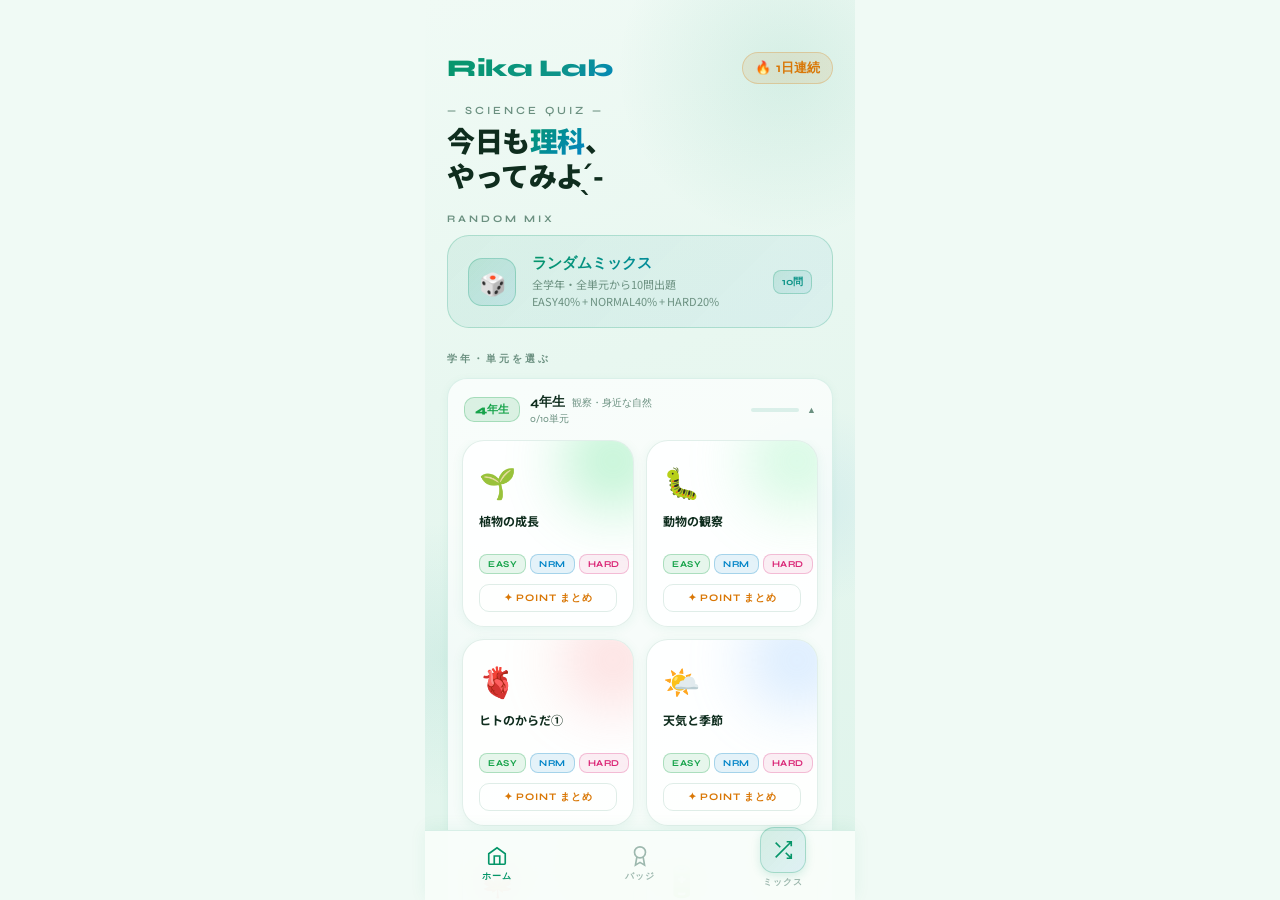
<file: index.html>
<!DOCTYPE html>
<html lang="ja">
<head>
  <meta charset="UTF-8" />
  <meta name="viewport" content="width=device-width, initial-scale=1.0, maximum-scale=1.0, user-scalable=no, viewport-fit=cover" />
  <meta name="theme-color" content="#f0faf5" />
  <meta name="apple-mobile-web-app-capable" content="yes" />
  <meta name="apple-mobile-web-app-status-bar-style" content="default" />
  <meta name="apple-mobile-web-app-title" content="Rika Lab" />
  <link rel="preconnect" href="https://fonts.googleapis.com" />
  <link rel="preconnect" href="https://fonts.gstatic.com" crossorigin />
  <link href="https://fonts.googleapis.com/css2?family=Noto+Sans+JP:wght@300;400;500;700;900&family=Syne:wght@400;600;700;800&display=swap" rel="stylesheet" />
  <title>Rika Lab ✦</title>
  <style>
/* =============================================
   RIKA LAB — Complete Stylesheet
   Design: Light botanical × Gen Z editorial
   ============================================= */

*, *::before, *::after { margin: 0; padding: 0; box-sizing: border-box; -webkit-tap-highlight-color: transparent; }

:root {
  --c-bg:       #f0faf5;
  --c-bg2:      #e6f7ef;
  --c-surface:  rgba(255,255,255,0.80);
  --c-border:   rgba(16,120,80,0.13);
  --c-border2:  rgba(16,120,80,0.07);
  --c-text:     #0f2d1e;
  --c-muted:    #6b9080;
  --c-mint:     #059669;
  --c-teal:     #0d9488;
  --c-sky:      #0284c7;
  --c-green:    #16a34a;
  --c-pink:     #db2777;
  --c-gold:     #d97706;
  --c-orange:   #ea580c;
  --c-violet:   #7c3aed;
  --nav-h:      70px;
  --safe-bottom: env(safe-area-inset-bottom, 0px);
}

html { height: 100%; }

body {
  font-family: 'Noto Sans JP', sans-serif;
  background: var(--c-bg);
  color: var(--c-text);
  height: 100%;
  overflow: hidden;
  overscroll-behavior: none;
}

#app {
  position: relative;
  width: 100%;
  max-width: 430px;
  height: 100svh;
  margin: 0 auto;
  overflow: hidden;
  background: linear-gradient(165deg, #f0faf5 0%, #e8f7f0 40%, #dff4eb 100%);
}

/* ---- BACKGROUND ORBS ---- */
.orb {
  position: absolute;
  border-radius: 50%;
  pointer-events: none;
  z-index: 0;
  animation: orbFloat 12s ease-in-out infinite alternate;
}
.orb1 { width: 340px; height: 340px; top: -100px; right: -100px;
  background: radial-gradient(circle, rgba(5,150,105,0.10) 0%, transparent 70%); animation-delay: 0s; }
.orb2 { width: 280px; height: 280px; bottom: 100px; left: -120px;
  background: radial-gradient(circle, rgba(13,148,136,0.08) 0%, transparent 70%); animation-delay: -4s; }
.orb3 { width: 200px; height: 200px; top: 45%; right: -60px;
  background: radial-gradient(circle, rgba(2,132,199,0.07) 0%, transparent 70%); animation-delay: -8s; }

@keyframes orbFloat {
  from { transform: translate(0, 0) scale(1); }
  to   { transform: translate(20px, -30px) scale(1.1); }
}

/* ---- SCREENS ---- */
.screen {
  position: absolute;
  inset: 0;
  overflow-y: auto;
  overflow-x: hidden;
  padding-bottom: calc(var(--nav-h) + var(--safe-bottom) + 16px);
  z-index: 1;
  opacity: 0;
  pointer-events: none;
  transform: translateY(12px);
  transition: opacity 0.3s cubic-bezier(0.4,0,0.2,1), transform 0.3s cubic-bezier(0.4,0,0.2,1);
  -webkit-overflow-scrolling: touch;
}
.screen.active {
  opacity: 1;
  pointer-events: all;
  transform: translateY(0);
}
.screen::-webkit-scrollbar { display: none; }

/* ---- TOP HEADER ---- */
.top-bar {
  display: flex;
  align-items: center;
  justify-content: space-between;
  padding: 52px 22px 16px;
}
.logo {
  font-family: 'Syne', sans-serif;
  font-size: 24px;
  font-weight: 800;
  letter-spacing: -0.5px;
  background: linear-gradient(135deg, #059669 0%, #0d9488 60%, #0284c7 100%);
  -webkit-background-clip: text;
  -webkit-text-fill-color: transparent;
  background-clip: text;
}
.logo sup {
  font-size: 11px;
  letter-spacing: 2px;
  font-weight: 600;
  opacity: 0.7;
}
.streak-pill {
  display: flex;
  align-items: center;
  gap: 5px;
  background: rgba(217,119,6,0.10);
  border: 1px solid rgba(217,119,6,0.25);
  border-radius: 20px;
  padding: 6px 12px;
  font-family: 'Syne', sans-serif;
  font-size: 13px;
  font-weight: 700;
  color: var(--c-gold);
}

/* ---- HERO SECTION ---- */
.hero {
  padding: 4px 22px 20px;
}
.hero-sub {
  font-size: 11px;
  letter-spacing: 3px;
  color: var(--c-muted);
  font-family: 'Syne', sans-serif;
  font-weight: 600;
  text-transform: uppercase;
  margin-bottom: 6px;
}
.hero-heading {
  font-size: 28px;
  font-weight: 900;
  line-height: 1.25;
  letter-spacing: -0.5px;
}
.hero-heading .accent {
  background: linear-gradient(135deg, #059669, #0284c7);
  -webkit-background-clip: text;
  -webkit-text-fill-color: transparent;
  background-clip: text;
}

/* ---- SECTION LABEL ---- */
.section-label {
  font-family: 'Syne', sans-serif;
  font-size: 10px;
  font-weight: 700;
  letter-spacing: 3px;
  color: var(--c-muted);
  text-transform: uppercase;
  padding: 0 22px;
  margin-bottom: 12px;
}

/* ---- RANDOM BANNER ---- */
.random-banner {
  margin: 0 22px 24px;
  background: linear-gradient(135deg, rgba(5,150,105,0.08) 0%, rgba(2,132,199,0.06) 100%);
  border: 1px solid rgba(5,150,105,0.22);
  border-radius: 22px;
  padding: 18px 20px;
  display: flex;
  align-items: center;
  gap: 16px;
  cursor: pointer;
  position: relative;
  overflow: hidden;
  transition: transform 0.18s, border-color 0.18s;
  -webkit-tap-highlight-color: transparent;
}
.random-banner::before {
  content: '';
  position: absolute;
  inset: 0;
  background: linear-gradient(135deg, rgba(5,150,105,0.06), transparent);
  opacity: 0;
  transition: opacity 0.2s;
}
.random-banner:active { transform: scale(0.97); }
.random-banner:active::before { opacity: 1; }
.random-icon-wrap {
  width: 48px;
  height: 48px;
  border-radius: 14px;
  background: linear-gradient(135deg, rgba(5,150,105,0.15), rgba(2,132,199,0.10));
  border: 1px solid rgba(5,150,105,0.25);
  display: flex;
  align-items: center;
  justify-content: center;
  font-size: 22px;
  flex-shrink: 0;
}
.random-info { flex: 1; }
.random-title {
  font-family: 'Syne', sans-serif;
  font-size: 15px;
  font-weight: 800;
  background: linear-gradient(135deg, #059669, #0284c7);
  -webkit-background-clip: text;
  -webkit-text-fill-color: transparent;
  background-clip: text;
  margin-bottom: 3px;
}
.random-desc { font-size: 11px; color: var(--c-muted); line-height: 1.5; }
.random-badge {
  background: linear-gradient(135deg, rgba(5,150,105,0.12), rgba(2,132,199,0.08));
  border: 1px solid rgba(5,150,105,0.25);
  border-radius: 8px;
  padding: 4px 8px;
  font-family: 'Syne', sans-serif;
  font-size: 10px;
  font-weight: 700;
  color: var(--c-teal);
  flex-shrink: 0;
}

/* ---- UNIT GRID ---- */
.unit-grid {
  display: grid;
  grid-template-columns: 1fr 1fr;
  gap: 12px;
  padding: 0 22px;
}
.grade-unit-grid {
  padding: 0 0 4px;
}

/* ---- GRADE ACCORDION ---- */
#grade-accordion {
  padding: 0 22px;
  display: flex;
  flex-direction: column;
  gap: 10px;
}
.grade-section {
  border-radius: 20px;
  overflow: hidden;
  border: 1px solid rgba(5,150,105,0.12);
  background: rgba(255,255,255,0.7);
  box-shadow: 0 2px 10px rgba(5,150,105,0.06);
}
.grade-header {
  width: 100%;
  display: flex;
  align-items: center;
  justify-content: space-between;
  gap: 10px;
  padding: 14px 16px;
  background: none;
  border: none;
  cursor: pointer;
  text-align: left;
  -webkit-tap-highlight-color: transparent;
  transition: background 0.15s;
}
.grade-header:active { background: rgba(5,150,105,0.04); }
.grade-header-left { display: flex; align-items: center; gap: 10px; flex: 1; min-width: 0; }
.grade-badge {
  font-family: 'Syne', sans-serif;
  font-size: 11px;
  font-weight: 800;
  padding: 4px 10px;
  border-radius: 10px;
  white-space: nowrap;
  flex-shrink: 0;
}
.grade-header-info { min-width: 0; }
.grade-header-title {
  font-family: 'Syne', sans-serif;
  font-size: 13px;
  font-weight: 700;
  color: var(--c-text);
  white-space: nowrap;
  overflow: hidden;
  text-overflow: ellipsis;
}
.grade-desc {
  font-size: 10px;
  font-weight: 400;
  color: var(--c-muted);
  margin-left: 4px;
}
.grade-progress-text {
  font-family: 'Syne', sans-serif;
  font-size: 10px;
  color: var(--c-muted);
  margin-top: 1px;
}
.grade-header-right {
  display: flex;
  align-items: center;
  gap: 8px;
  flex-shrink: 0;
}
.grade-mini-bar {
  width: 48px;
  height: 4px;
  background: rgba(5,150,105,0.12);
  border-radius: 2px;
  overflow: hidden;
}
.grade-mini-fill {
  height: 100%;
  border-radius: 2px;
  transition: width 0.4s ease;
}
.grade-chevron {
  font-size: 9px;
  color: var(--c-muted);
  transition: transform 0.25s;
}
.grade-body {
  max-height: 0;
  overflow: hidden;
  transition: max-height 0.35s cubic-bezier(0.4, 0, 0.2, 1);
  padding: 0 14px;
}
.grade-body.open {
  max-height: 2000px;
  padding: 0 14px 14px;
}

.unit-card {
  background: rgba(255,255,255,0.85);
  border: 1px solid rgba(16,120,80,0.12);
  border-radius: 22px;
  padding: 18px 16px 14px;
  cursor: pointer;
  position: relative;
  overflow: hidden;
  transition: transform 0.18s, border-color 0.2s;
  box-shadow: 0 2px 12px rgba(5,150,105,0.07);
}
.unit-card:active { transform: scale(0.96); }
.unit-card-glow {
  position: absolute;
  top: -30px; right: -30px;
  width: 100px; height: 100px;
  border-radius: 50%;
  filter: blur(30px);
  opacity: 0.35;
  transition: opacity 0.3s;
}
.unit-card:active .unit-card-glow { opacity: 0.55; }
.unit-emoji { font-size: 30px; margin-bottom: 10px; display: block; }
.unit-name {
  font-size: 12px;
  font-weight: 700;
  line-height: 1.4;
  margin-bottom: 12px;
  color: var(--c-text);
}
.unit-progress {
  height: 2px;
  background: rgba(255,255,255,0.08);
  border-radius: 2px;
  margin-bottom: 10px;
  overflow: hidden;
}
.unit-progress-fill {
  height: 100%;
  border-radius: 2px;
  background: linear-gradient(90deg, var(--c-mint), var(--c-sky));
  transition: width 0.5s;
}
.unit-levels {
  display: flex;
  gap: 4px;
  margin-bottom: 10px;
}
.lvl-btn {
  font-family: 'Syne', sans-serif;
  font-size: 9px;
  font-weight: 700;
  letter-spacing: 0.5px;
  padding: 4px 8px;
  border-radius: 8px;
  border: none;
  cursor: pointer;
  transition: transform 0.12s, opacity 0.12s;
  flex: 1;
  text-align: center;
}
.lvl-btn:active { transform: scale(0.93); opacity: 0.8; }
.lvl-easy   { background: rgba(22,163,74,0.10); color: #16a34a; border: 1px solid rgba(22,163,74,0.28); }
.lvl-normal { background: rgba(2,132,199,0.10); color: #0284c7; border: 1px solid rgba(2,132,199,0.28); }
.lvl-hard   { background: rgba(219,39,119,0.08); color: #db2777; border: 1px solid rgba(219,39,119,0.25); }
.unit-point-btn {
  width: 100%;
  background: none;
  border: 1px solid var(--c-border);
  border-radius: 10px;
  padding: 6px 8px;
  font-family: 'Syne', sans-serif;
  font-size: 10px;
  font-weight: 700;
  letter-spacing: 1px;
  color: var(--c-gold);
  cursor: pointer;
  display: flex;
  align-items: center;
  justify-content: center;
  gap: 4px;
  transition: background 0.15s, border-color 0.15s;
}
.unit-point-btn:active { background: rgba(251,191,36,0.1); border-color: rgba(251,191,36,0.3); }

/* ---- QUIZ SCREEN ---- */
.quiz-topbar {
  display: flex;
  align-items: center;
  gap: 12px;
  padding: 52px 22px 16px;
}
.back-btn {
  width: 38px; height: 38px;
  border-radius: 12px;
  background: rgba(255,255,255,0.9);
  border: 1px solid rgba(16,120,80,0.15);
  display: flex;
  align-items: center;
  justify-content: center;
  cursor: pointer;
  color: var(--c-text);
  flex-shrink: 0;
  transition: background 0.15s;
  box-shadow: 0 1px 4px rgba(5,150,105,0.08);
}
.back-btn:active { background: rgba(240,250,245,0.9); }
.back-btn svg { width: 18px; height: 18px; }
.quiz-meta { flex: 1; min-width: 0; }
.quiz-unit-name {
  font-size: 11px;
  color: var(--c-muted);
  font-family: 'Syne', sans-serif;
  letter-spacing: 1.5px;
  white-space: nowrap;
  overflow: hidden;
  text-overflow: ellipsis;
}
.quiz-level-chip {
  display: inline-block;
  font-family: 'Syne', sans-serif;
  font-size: 10px;
  font-weight: 700;
  letter-spacing: 1px;
  padding: 3px 10px;
  border-radius: 8px;
  margin-top: 3px;
}
.chip-easy   { background: rgba(22,163,74,0.10); color: #15803d; }
.chip-normal { background: rgba(2,132,199,0.10); color: #0369a1; }
.chip-hard   { background: rgba(219,39,119,0.08); color: #be185d; }
.chip-mix    { background: rgba(124,58,237,0.08); color: #6d28d9; }
.quiz-counter {
  font-family: 'Syne', sans-serif;
  font-size: 13px;
  font-weight: 700;
  color: var(--c-muted);
  flex-shrink: 0;
}
.quiz-counter span { color: var(--c-text); }

.progress-wrap {
  margin: 0 22px 20px;
  height: 3px;
  background: rgba(5,150,105,0.12);
  border-radius: 3px;
  overflow: hidden;
}
.progress-fill {
  height: 100%;
  border-radius: 3px;
  background: linear-gradient(90deg, #059669, #0d9488, #0284c7);
  transition: width 0.45s cubic-bezier(0.4,0,0.2,1);
}

.question-wrap { padding: 0 22px; }
.question-card {
  background: rgba(255,255,255,0.92);
  border: 1px solid rgba(5,150,105,0.13);
  border-radius: 24px;
  padding: 24px 22px;
  margin-bottom: 14px;
  position: relative;
  overflow: hidden;
  box-shadow: 0 2px 16px rgba(5,150,105,0.08);
}
.question-card::before {
  content: '';
  position: absolute;
  top: 0; left: 0;
  width: 100%; height: 3px;
  background: linear-gradient(90deg, #059669, #0d9488, #0284c7);
}
.q-num {
  font-family: 'Syne', sans-serif;
  font-size: 10px;
  font-weight: 700;
  letter-spacing: 3px;
  color: var(--c-muted);
  margin-bottom: 14px;
  display: flex;
  align-items: center;
  gap: 8px;
}
.q-num::after {
  content: '';
  flex: 1;
  height: 1px;
  background: var(--c-border);
}
.q-text {
  font-size: 16px;
  font-weight: 700;
  line-height: 1.65;
  letter-spacing: 0.3px;
}

.choices { display: flex; flex-direction: column; gap: 10px; }
.choice {
  display: flex;
  align-items: center;
  gap: 12px;
  padding: 14px 16px;
  background: rgba(255,255,255,0.88);
  border: 1px solid rgba(5,150,105,0.13);
  border-radius: 16px;
  cursor: pointer;
  transition: all 0.18s;
  text-align: left;
  font-size: 14px;
  font-weight: 500;
  color: var(--c-text);
  font-family: 'Noto Sans JP', sans-serif;
  line-height: 1.5;
  position: relative;
  overflow: hidden;
  box-shadow: 0 1px 4px rgba(5,150,105,0.05);
}
.choice:not(:disabled):active { transform: scale(0.98); }
.choice:not(:disabled):hover {
  background: rgba(240,250,245,0.95);
  border-color: rgba(5,150,105,0.25);
  transform: translateX(3px);
}
.choice:disabled { cursor: default; }
.choice-key {
  width: 28px; height: 28px;
  border-radius: 9px;
  background: rgba(5,150,105,0.07);
  border: 1px solid rgba(5,150,105,0.15);
  display: flex; align-items: center; justify-content: center;
  font-family: 'Syne', sans-serif;
  font-size: 11px;
  font-weight: 700;
  flex-shrink: 0;
  transition: all 0.18s;
  color: var(--c-muted);
}
.choice.correct {
  background: rgba(22,163,74,0.08);
  border-color: rgba(22,163,74,0.40);
  color: #15803d;
}
.choice.correct .choice-key {
  background: #16a34a;
  border-color: #16a34a;
  color: #fff;
}
.choice.wrong {
  background: rgba(219,39,119,0.05);
  border-color: rgba(219,39,119,0.20);
  color: var(--c-muted);
}
.choice.wrong .choice-key {
  background: rgba(219,39,119,0.10);
  border-color: rgba(219,39,119,0.25);
  color: #db2777;
}
.choice-shimmer {
  position: absolute;
  inset: 0;
  background: linear-gradient(90deg, transparent, rgba(22,163,74,0.07), transparent);
  transform: translateX(-100%);
  animation: shimmer 0.5s ease forwards;
}
@keyframes shimmer { to { transform: translateX(100%); } }

.explanation-card {
  margin-top: 12px;
  background: linear-gradient(135deg, rgba(5,150,105,0.07), rgba(2,132,199,0.04));
  border: 1px solid rgba(5,150,105,0.20);
  border-radius: 16px;
  padding: 14px 16px;
  display: flex;
  gap: 10px;
  animation: fadeUp 0.3s ease;
}
@keyframes fadeUp { from { opacity: 0; transform: translateY(8px); } to { opacity: 1; transform: translateY(0); } }
.explanation-icon { font-size: 16px; flex-shrink: 0; margin-top: 1px; }
.explanation-text { font-size: 12px; line-height: 1.7; color: #065f46; }

.next-btn {
  width: 100%;
  margin-top: 16px;
  padding: 16px;
  border-radius: 16px;
  border: none;
  background: linear-gradient(135deg, #059669, #0d9488);
  color: #fff;
  font-family: 'Syne', sans-serif;
  font-size: 14px;
  font-weight: 800;
  letter-spacing: 1px;
  cursor: pointer;
  transition: opacity 0.2s, transform 0.18s;
  display: flex;
  align-items: center;
  justify-content: center;
  gap: 8px;
  box-shadow: 0 4px 14px rgba(5,150,105,0.25);
}
.next-btn:active { opacity: 0.88; transform: scale(0.98); }

/* ---- RESULT SCREEN ---- */
.result-screen {
  padding: 52px 22px 32px;
  display: flex;
  flex-direction: column;
  align-items: center;
  min-height: calc(100svh - var(--nav-h) - var(--safe-bottom));
}
.result-stars {
  font-size: 40px;
  letter-spacing: 4px;
  margin-bottom: 16px;
  animation: starPop 0.5s cubic-bezier(0.34,1.56,0.64,1) forwards;
}
@keyframes starPop { from { transform: scale(0.5); opacity: 0; } to { transform: scale(1); opacity: 1; } }
.result-score-ring {
  width: 140px; height: 140px;
  margin-bottom: 24px;
  position: relative;
}
.result-score-ring svg { width: 100%; height: 100%; transform: rotate(-90deg); }
.ring-bg { fill: none; stroke: rgba(5,150,105,0.12); stroke-width: 6; }
.ring-fill {
  fill: none;
  stroke: url(#ringGrad);
  stroke-width: 6;
  stroke-linecap: round;
  stroke-dasharray: 339.3;
  stroke-dashoffset: 339.3;
  transition: stroke-dashoffset 1s cubic-bezier(0.4,0,0.2,1) 0.3s;
}
.result-score-label {
  position: absolute;
  inset: 0;
  display: flex;
  flex-direction: column;
  align-items: center;
  justify-content: center;
}
.result-score-num {
  font-family: 'Syne', sans-serif;
  font-size: 36px;
  font-weight: 800;
  background: linear-gradient(135deg, #059669, #0284c7);
  -webkit-background-clip: text;
  -webkit-text-fill-color: transparent;
  background-clip: text;
  line-height: 1;
}
.result-score-total { font-size: 13px; color: var(--c-muted); margin-top: 4px; }
.result-message {
  font-size: 18px;
  font-weight: 900;
  margin-bottom: 6px;
  text-align: center;
}
.result-sub {
  font-size: 12px;
  color: var(--c-muted);
  margin-bottom: 28px;
  text-align: center;
  line-height: 1.6;
}
.earned-badges {
  width: 100%;
  margin-bottom: 28px;
}
.earned-badges-title {
  font-family: 'Syne', sans-serif;
  font-size: 10px;
  font-weight: 700;
  letter-spacing: 3px;
  color: var(--c-muted);
  text-align: center;
  margin-bottom: 12px;
}
.earned-badges-list {
  display: flex;
  gap: 10px;
  justify-content: center;
  flex-wrap: wrap;
}
.earned-badge-item {
  display: flex;
  flex-direction: column;
  align-items: center;
  gap: 4px;
  animation: badgePop 0.4s cubic-bezier(0.34,1.56,0.64,1) both;
}
@keyframes badgePop { from { transform: scale(0); opacity: 0; } to { transform: scale(1); opacity: 1; } }
.earned-badge-emoji {
  width: 52px; height: 52px;
  border-radius: 16px;
  background: linear-gradient(135deg, rgba(251,191,36,0.15), rgba(251,191,36,0.08));
  border: 1px solid rgba(251,191,36,0.3);
  display: flex;
  align-items: center;
  justify-content: center;
  font-size: 24px;
}
.earned-badge-name { font-size: 10px; color: var(--c-gold); font-weight: 700; }

.result-btns { display: flex; flex-direction: column; gap: 10px; width: 100%; }
.btn-primary {
  padding: 16px;
  border-radius: 16px;
  border: none;
  background: linear-gradient(135deg, #059669, #0d9488);
  color: #fff;
  font-family: 'Syne', sans-serif;
  font-size: 14px;
  font-weight: 800;
  letter-spacing: 1px;
  cursor: pointer;
  transition: opacity 0.2s, transform 0.18s;
  box-shadow: 0 4px 14px rgba(5,150,105,0.25);
}
.btn-primary:active { opacity: 0.88; transform: scale(0.98); }
.btn-secondary {
  padding: 14px;
  border-radius: 16px;
  border: 1px solid rgba(5,150,105,0.18);
  background: rgba(255,255,255,0.8);
  color: var(--c-text);
  font-family: 'Syne', sans-serif;
  font-size: 13px;
  font-weight: 700;
  letter-spacing: 1px;
  cursor: pointer;
  transition: background 0.15s;
}
.btn-secondary:active { background: rgba(240,250,245,0.95); }

/* ---- BADGES SCREEN ---- */
.badges-screen { padding: 52px 22px 32px; }
.badges-header { margin-bottom: 24px; }
.badges-count {
  font-family: 'Syne', sans-serif;
  font-size: 13px;
  color: var(--c-muted);
  margin-top: 6px;
}
.badges-count span { color: var(--c-gold); font-weight: 700; font-size: 18px; }
.badge-grid {
  display: grid;
  grid-template-columns: repeat(3, 1fr);
  gap: 12px;
}
.badge-item {
  display: flex;
  flex-direction: column;
  align-items: center;
  gap: 6px;
  padding: 16px 8px;
  background: rgba(255,255,255,0.82);
  border: 1px solid rgba(5,150,105,0.12);
  border-radius: 18px;
  transition: transform 0.15s;
  cursor: default;
  position: relative;
  overflow: hidden;
  box-shadow: 0 1px 6px rgba(5,150,105,0.05);
}
.badge-item.unlocked {
  border-color: rgba(217,119,6,0.25);
  background: linear-gradient(135deg, rgba(217,119,6,0.06), rgba(217,119,6,0.02));
}
.badge-item.unlocked.rare {
  border-color: rgba(124,58,237,0.28);
  background: linear-gradient(135deg, rgba(124,58,237,0.07), rgba(2,132,199,0.05));
}
.badge-emoji-wrap {
  width: 50px; height: 50px;
  border-radius: 14px;
  display: flex;
  align-items: center;
  justify-content: center;
  font-size: 24px;
  position: relative;
}
.badge-item.locked .badge-emoji-wrap { filter: grayscale(1); opacity: 0.3; }
.badge-item.unlocked .badge-emoji-wrap {
  background: linear-gradient(135deg, rgba(251,191,36,0.15), rgba(251,191,36,0.05));
}
.badge-item.unlocked.rare .badge-emoji-wrap {
  background: linear-gradient(135deg, rgba(196,181,253,0.2), rgba(125,211,252,0.1));
}
.rare-glow {
  position: absolute;
  inset: 0;
  border-radius: 14px;
  background: linear-gradient(135deg, rgba(196,181,253,0.3), rgba(125,211,252,0.2));
  animation: rareGlow 2s ease-in-out infinite alternate;
}
@keyframes rareGlow { from { opacity: 0.4; } to { opacity: 0.8; } }
.badge-name {
  font-size: 10px;
  font-weight: 700;
  text-align: center;
  line-height: 1.3;
  color: #94a3b8;
}
.badge-item.unlocked .badge-name { color: #d97706; }
.badge-item.unlocked.rare .badge-name { color: #7c3aed; }
.badge-new-dot {
  position: absolute;
  top: 8px; right: 8px;
  width: 8px; height: 8px;
  border-radius: 50%;
  background: #4ade80;
  box-shadow: 0 0 6px #4ade80;
}

/* ---- POINT OVERLAY ---- */
.overlay {
  position: fixed;
  inset: 0;
  z-index: 200;
  display: flex;
  align-items: flex-end;
  transition: opacity 0.25s;
}
.overlay.hidden { opacity: 0; pointer-events: none; }
.overlay-bg {
  position: absolute;
  inset: 0;
  background: rgba(0,0,0,0.6);
  backdrop-filter: blur(6px);
}
.overlay-sheet {
  position: relative;
  z-index: 1;
  width: 100%;
  max-width: 430px;
  margin: 0 auto;
  background: #f8fdfb;
  border-top: 1px solid rgba(5,150,105,0.15);
  border-radius: 28px 28px 0 0;
  padding: 20px 24px calc(32px + var(--safe-bottom));
  max-height: 85svh;
  overflow-y: auto;
  transform: translateY(20px);
  transition: transform 0.3s cubic-bezier(0.4,0,0.2,1);
  box-shadow: 0 -4px 30px rgba(5,150,105,0.10);
}
.overlay:not(.hidden) .overlay-sheet { transform: translateY(0); }
.overlay-handle {
  width: 36px; height: 4px;
  border-radius: 2px;
  background: rgba(5,150,105,0.18);
  margin: 0 auto 20px;
}
.point-unit-header {
  display: flex;
  align-items: center;
  gap: 14px;
  margin-bottom: 20px;
}
.point-unit-emoji {
  font-size: 36px;
  width: 60px; height: 60px;
  border-radius: 18px;
  background: var(--c-surface);
  border: 1px solid var(--c-border);
  display: flex;
  align-items: center;
  justify-content: center;
  flex-shrink: 0;
}
.point-unit-title {
  font-size: 10px;
  color: var(--c-muted);
  font-family: 'Syne', sans-serif;
  letter-spacing: 2px;
  margin-bottom: 4px;
}
.point-unit-name { font-size: 18px; font-weight: 900; }
.point-divider {
  height: 1px;
  background: var(--c-border);
  margin-bottom: 18px;
}
.point-list { display: flex; flex-direction: column; gap: 12px; }
.point-item {
  display: flex;
  gap: 12px;
  padding: 14px 16px;
  background: rgba(255,255,255,0.85);
  border: 1px solid rgba(5,150,105,0.10);
  border-radius: 14px;
  align-items: flex-start;
  box-shadow: 0 1px 4px rgba(5,150,105,0.05);
}
.point-item-icon {
  font-size: 20px;
  flex-shrink: 0;
  margin-top: 1px;
}
.point-item-text {
  font-size: 13px;
  line-height: 1.65;
  font-weight: 500;
  color: #0f2d1e;
}
.point-label {
  font-family: 'Syne', sans-serif;
  font-size: 9px;
  font-weight: 700;
  letter-spacing: 2px;
  color: #059669;
  margin-bottom: 20px;
  display: flex;
  align-items: center;
  gap: 8px;
}
.point-label::before, .point-label::after {
  content: '';
  flex: 1;
  height: 1px;
  background: rgba(5,150,105,0.18);
}

/* ---- BADGE UNLOCK POPUP ---- */
.badge-unlock-popup {
  position: relative;
  z-index: 1;
  background: #fffdf7;
  border: 1px solid rgba(217,119,6,0.25);
  border-radius: 28px;
  padding: 36px 28px 28px;
  margin: 20px;
  text-align: center;
  animation: popIn 0.45s cubic-bezier(0.34,1.56,0.64,1) both;
  box-shadow: 0 8px 40px rgba(217,119,6,0.12);
}
@keyframes popIn { from { transform: scale(0.7); opacity: 0; } to { transform: scale(1); opacity: 1; } }
.badge-unlock-glow {
  position: absolute;
  top: -40px; left: 50%;
  transform: translateX(-50%);
  width: 150px; height: 150px;
  background: radial-gradient(circle, rgba(251,191,36,0.2), transparent 70%);
  pointer-events: none;
}
.badge-unlock-label {
  font-family: 'Syne', sans-serif;
  font-size: 10px;
  font-weight: 700;
  letter-spacing: 3px;
  color: var(--c-gold);
  margin-bottom: 16px;
}
.badge-unlock-emoji {
  font-size: 56px;
  margin-bottom: 14px;
  display: block;
  animation: emojiSpin 0.5s ease 0.2s both;
}
@keyframes emojiSpin { from { transform: rotate(-20deg) scale(0.8); } to { transform: rotate(0) scale(1); } }
.badge-unlock-name {
  font-size: 20px;
  font-weight: 900;
  margin-bottom: 6px;
  color: var(--c-gold);
}
.badge-unlock-desc {
  font-size: 13px;
  color: var(--c-muted);
  margin-bottom: 24px;
  line-height: 1.6;
}
.badge-unlock-close {
  width: 100%;
  padding: 14px;
  border-radius: 14px;
  border: none;
  background: linear-gradient(135deg, rgba(251,191,36,0.2), rgba(251,191,36,0.1));
  border: 1px solid rgba(251,191,36,0.3);
  color: var(--c-gold);
  font-family: 'Syne', sans-serif;
  font-size: 13px;
  font-weight: 800;
  letter-spacing: 1px;
  cursor: pointer;
  transition: opacity 0.15s;
}

/* ---- BOTTOM NAV ---- */
.bottom-nav {
  position: fixed;
  bottom: 0;
  left: 50%;
  transform: translateX(-50%);
  width: 100%;
  max-width: 430px;
  height: calc(var(--nav-h) + var(--safe-bottom));
  background: rgba(248,253,250,0.94);
  backdrop-filter: blur(24px);
  -webkit-backdrop-filter: blur(24px);
  border-top: 1px solid rgba(5,150,105,0.13);
  display: flex;
  align-items: flex-start;
  padding-top: 8px;
  z-index: 100;
  box-shadow: 0 -2px 16px rgba(5,150,105,0.07);
}
.nav-btn {
  flex: 1;
  display: flex;
  flex-direction: column;
  align-items: center;
  gap: 3px;
  background: none;
  border: none;
  cursor: pointer;
  color: #9db8ae;
  font-family: 'Syne', sans-serif;
  font-size: 9px;
  font-weight: 700;
  letter-spacing: 1px;
  padding: 6px 0;
  transition: color 0.2s;
}
.nav-btn svg { width: 22px; height: 22px; }
.nav-btn.active { color: #059669; }
.nav-btn-special {
  width: 46px; height: 46px;
  border-radius: 14px;
  background: linear-gradient(135deg, rgba(5,150,105,0.15), rgba(2,132,199,0.10));
  border: 1px solid rgba(5,150,105,0.25);
  display: flex;
  align-items: center;
  justify-content: center;
  margin-top: -18px;
  color: #059669;
  transition: transform 0.18s, opacity 0.18s;
  box-shadow: 0 3px 10px rgba(5,150,105,0.15);
}
.nav-btn:active .nav-btn-special { transform: scale(0.93); opacity: 0.85; }

/* ---- UTILITIES ---- */
.hidden { opacity: 0 !important; pointer-events: none !important; }
@keyframes pulse { 0%, 100% { opacity: 1; } 50% { opacity: 0.5; } }
.pulse { animation: pulse 1.5s ease-in-out infinite; }
  </style>
</head>
<body>
  <div id="app">
    <div class="orb orb1"></div>
    <div class="orb orb2"></div>
    <div class="orb orb3"></div>
    <div id="screen-home" class="screen active"></div>
    <div id="screen-quiz" class="screen"></div>
    <div id="screen-result" class="screen"></div>
    <nav class="bottom-nav" id="bottom-nav">
      <button class="nav-btn active" data-tab="home">
        <svg viewBox="0 0 24 24" fill="none" stroke="currentColor" stroke-width="1.8"><path d="M3 9.5L12 3l9 6.5V20a1 1 0 01-1 1H4a1 1 0 01-1-1V9.5z"/><path d="M9 21V12h6v9"/></svg>
        <span>ホーム</span>
      </button>
      <button class="nav-btn" data-tab="badges">
        <svg viewBox="0 0 24 24" fill="none" stroke="currentColor" stroke-width="1.8"><circle cx="12" cy="8" r="6"/><path d="M8.56 13.16L7 22l5-3 5 3-1.56-8.84"/></svg>
        <span>バッジ</span>
      </button>
      <button class="nav-btn" id="random-nav-btn">
        <div class="nav-btn-special">
          <svg viewBox="0 0 24 24" fill="none" stroke="currentColor" stroke-width="1.8"><path d="M16 3h5v5M4 20L21 3M21 16v5h-5M15 15l6 6M4 4l5 5"/></svg>
        </div>
        <span>ミックス</span>
      </button>
    </nav>
    <div id="point-overlay" class="overlay hidden">
      <div class="overlay-bg" id="point-overlay-close"></div>
      <div class="overlay-sheet" id="point-sheet"></div>
    </div>
    <div id="badge-unlock-overlay" class="overlay hidden">
      <div class="overlay-bg"></div>
      <div class="badge-unlock-popup" id="badge-unlock-popup"></div>
    </div>
    <!-- Badge screen (hidden tab) -->
    <div id="screen-badges" class="screen"></div>
  </div>
  <script>
// =============================================
//  RIKA LAB — Data
// =============================================

// =============================================
//  RIKA LAB — Units & Questions Data
//  四谷大塚カリキュラム対応（4〜6年生）
// =============================================

const GRADE_GROUPS = [
  { id: 'g4', label: '4年生', color: '#16a34a', desc: '観察・身近な自然' },
  { id: 'g5', label: '5年生', color: '#0284c7', desc: '本格単元学習' },
  { id: 'g6', label: '6年生', color: '#db2777', desc: '計算・応用・総合' },
];

const UNITS = [
  // ===== 4年生 =====
  {
    id: 'g4_plants', grade: 'g4', name: '植物の成長', emoji: '🌱', color: '#4ade80',
    point: { items: [
      { icon: '🌿', text: '発芽の3条件：水・適切な温度・空気（光は不要！）' },
      { icon: '☀️', text: '成長の条件：光・肥料（水・温度・空気は発芽と共通）' },
      { icon: '🍃', text: '光合成：葉が光を受けてデンプンをつくる。葉緑体で行われる' },
      { icon: '🌸', text: '季節の植物：春→アブラナ・桜 夏→ヒマワリ 秋→コスモス' },
      { icon: '💧', text: '根・茎・葉のつながり：根が吸収した水が茎を通って葉へ' },
    ]}
  },
  {
    id: 'g4_animals', grade: 'g4', name: '動物の観察', emoji: '🐛', color: '#86efac',
    point: { items: [
      { icon: '🦋', text: '完全変態：卵→幼虫→さなぎ→成虫（チョウ・カブトムシ・ハチ）' },
      { icon: '🦗', text: '不完全変態：卵→幼虫→成虫（バッタ・トンボ・セミ）' },
      { icon: '🐟', text: '魚の体：背骨がある（脊椎動物）。えら呼吸。変温動物' },
      { icon: '🐦', text: '鳥の体：背骨あり・恒温動物・卵生・肺呼吸・羽毛がある' },
      { icon: '🔎', text: '昆虫の特徴：体が頭・胸・腹の3つ / 足が6本 / 触角2本' },
    ]}
  },
  {
    id: 'g4_body', grade: 'g4', name: 'ヒトのからだ①', emoji: '🫀', color: '#fca5a5',
    point: { items: [
      { icon: '🍚', text: '消化：食べ物を分解して吸収できる形にする。小腸で吸収' },
      { icon: '🫁', text: '呼吸：肺で酸素を取り込み、二酸化炭素を出す' },
      { icon: '💓', text: '心臓：血液を全身に送るポンプ。1分間に約70回拍動' },
      { icon: '🩸', text: '血液：酸素・栄養・不要物を運ぶ。心臓→動脈→毛細血管→静脈' },
      { icon: '🧪', text: 'デンプンの検出：ヨウ素液→青紫色に変化する' },
    ]}
  },
  {
    id: 'g4_weather', grade: 'g4', name: '天気と季節', emoji: '🌤️', color: '#93c5fd',
    point: { items: [
      { icon: '☁️', text: '雲の種類：積雲（晴れ）積乱雲（雷雨）層雲（霧雨）巻雲（高い）' },
      { icon: '🌡️', text: '気温の測り方：日陰・地上1.2〜1.5mの高さ・温度計を風通しよく' },
      { icon: '🌧️', text: '雨のでき方：水蒸気→雲粒→水滴が集まって雨つぶになる' },
      { icon: '🍂', text: '四季の変化：気温・日照時間・植物の状態で季節を判断' },
      { icon: '🌈', text: '虹：雨上がりに太陽の反対側にできる。光の屈折・反射による' },
    ]}
  },
  {
    id: 'g4_seasons', grade: 'g4', name: '季節の生物', emoji: '🍁', color: '#fdba74',
    point: { items: [
      { icon: '🐻', text: '冬眠する動物：クマ・カエル・ヘビ・コウモリ。体温を下げてエネルギーを節約' },
      { icon: '🦅', text: '渡り鳥：秋にツバメが南へ。冬にハクチョウ・マガモが北から来る' },
      { icon: '🌿', text: '落葉樹と常緑樹：サクラは落葉樹。スギ・マツは常緑樹' },
      { icon: '🌱', text: '種子の冬越し：多くの一年草は種子で越冬。発芽は春の暖かさを待つ' },
      { icon: '🐸', text: 'カエルの一生：卵→おたまじゃくし→カエル（変態）。水辺に産卵' },
    ]}
  },
  {
    id: 'g4_electricity1', grade: 'g4', name: '電気①', emoji: '🔋', color: '#fde68a',
    point: { items: [
      { icon: '⚡', text: '回路：電気が流れる道すじ。電池・導線・豆電球でつくる' },
      { icon: '🔌', text: '直列つなぎ：電球が直列→明るさ同じ。1つ消えると全部消える' },
      { icon: '💡', text: '並列つなぎ：電球が並列→それぞれ独立。1つ消えても残りは点灯' },
      { icon: '🧲', text: '導体：銅・鉄・アルミなど金属。絶縁体：ゴム・ガラス・プラスチック' },
      { icon: '🔍', text: '電流の向き：電池の＋極から出て、−極へ戻る（外回り）' },
    ]}
  },
  {
    id: 'g4_electricity2', grade: 'g4', name: '電気②（光・音・熱）', emoji: '💡', color: '#fef08a',
    point: { items: [
      { icon: '🌡️', text: 'ニクロム線：電流が流れると発熱する（電熱線の一種）' },
      { icon: '🔊', text: '電磁石：コイルに電流を流すと磁石になる。向き・強さを変えられる' },
      { icon: '🧲', text: '電磁石の強さ：コイルの巻き数を増やす・電流を大きくすると強くなる' },
      { icon: '💡', text: 'LED vs 豆電球：LEDは少ない電力で明るく光る・長持ちする' },
      { icon: '⚡', text: '乾電池の直列：電圧が増えて明るくなる / 並列：長持ちするが明るさ同じ' },
    ]}
  },
  {
    id: 'g4_matter', grade: 'g4', name: 'ものの性質', emoji: '⚖️', color: '#d9f99d',
    point: { items: [
      { icon: '⚖️', text: '重さ：形を変えても重さは変わらない（粘土を押しても同じ）' },
      { icon: '📦', text: '体積：同じ重さでも体積はものによって違う（鉄 vs 木など）' },
      { icon: '🧂', text: '溶け方：食塩は水に溶けても重さは変わらない（見えなくなるだけ）' },
      { icon: '🌡️', text: '温度と溶解度：水温が上がると食塩・ミョウバンは多く溶ける' },
      { icon: '🔬', text: '濾過：液体と溶けない固体を分ける方法（ろ紙を使う）' },
    ]}
  },
  {
    id: 'g4_river', grade: 'g4', name: '流水と地形', emoji: '🏔️', color: '#bef264',
    point: { items: [
      { icon: '🏔️', text: '川の上流：流れが速い・大きい岩・V字谷。下流：遅い・砂や泥・広い川原' },
      { icon: '🌊', text: '川のはたらき：侵食（削る）・運搬（運ぶ）・堆積（積もる）' },
      { icon: '🏖️', text: '三角州（デルタ）：河口に砂・泥が堆積してできる三角形の地形' },
      { icon: '🪨', text: '扇状地：山から平野に出た場所に砂・礫が堆積してできる扇形の地形' },
      { icon: '🌧️', text: '洪水・土砂崩れ：大雨で川の水が増えて氾濫。山の斜面も崩れやすくなる' },
    ]}
  },
  {
    id: 'g4_spring', grade: 'g4', name: 'ばね', emoji: '🪝', color: '#a5f3fc',
    point: { items: [
      { icon: '📏', text: 'フックの法則：ばねの伸びは力（おもりの重さ）に比例する' },
      { icon: '⚖️', text: 'ばねばかり：ばねの伸びを利用して力（重さ）を測る道具' },
      { icon: '🔄', text: 'ばねの特性：自然長に戻ろうとする力（弾性力）が働く' },
      { icon: '➕', text: '直列つなぎ：伸びが2倍になる / 並列つなぎ：伸びが半分になる' },
      { icon: '⚖️', text: 'つりあい：上向きの力＝下向きの力 のとき静止する' },
    ]}
  },

  // ===== 5年生 =====
  {
    id: 'g5_plants', grade: 'g5', name: '植物のつくりと働き', emoji: '🌿', color: '#4ade80',
    point: { items: [
      { icon: '🌺', text: '花のつくり：がく・花びら・おしべ・めしべ。受粉→種子・果実をつくる' },
      { icon: '🌱', text: '根のつくり：ひげ根（単子葉）と主根・側根（双子葉）。吸水と固定' },
      { icon: '🍃', text: '葉脈：平行脈（単子葉）と網状脈（双子葉）。水と栄養の通り道' },
      { icon: '💦', text: '蒸散：葉の気孔から水蒸気が出る。根からの吸水力につながる' },
      { icon: '🌾', text: '種子の散布：風（タンポポ・マツ）・動物（オナモミ）・水（ヤシ）' },
    ]}
  },
  {
    id: 'g5_animals', grade: 'g5', name: '動物の分類・生態', emoji: '🦎', color: '#86efac',
    point: { items: [
      { icon: '🐟', text: '脊椎動物5類：魚類・両生類・は虫類・鳥類・哺乳類（背骨あり）' },
      { icon: '🦑', text: '無脊椎動物：昆虫・クモ・甲殻類・軟体動物（イカ・タコ）など' },
      { icon: '🌿', text: '食物連鎖：植物（生産者）→草食動物→肉食動物。頂点捕食者まで' },
      { icon: '🔄', text: '物質の循環：炭素・窒素が生態系を循環する。分解者（微生物）が重要' },
      { icon: '🐸', text: '両生類の特徴：幼生は水中（えら呼吸）・成体は陸上（肺＋皮膚呼吸）' },
    ]}
  },
  {
    id: 'g5_body', grade: 'g5', name: 'ヒトのからだ②', emoji: '🧠', color: '#f9a8d4',
    point: { items: [
      { icon: '🧠', text: '神経系：脳（判断）・せきずい（中継）・感覚神経・運動神経' },
      { icon: '⚡', text: '反射：熱いもの→手を引く。脳を通らずせきずいで処理→速い！' },
      { icon: '👁️', text: '感覚器官：目（光）・耳（音・平衡）・鼻（におい）・舌（味）・皮膚（触覚）' },
      { icon: '🦴', text: '骨格・筋肉：骨は支持・保護・造血。筋肉は縮む力だけ（伸ばすのは拮抗筋）' },
      { icon: '🔬', text: '細胞：生物の基本単位。細胞膜・核・細胞質。植物は細胞壁あり' },
    ]}
  },
  {
    id: 'g5_electricity', grade: 'g5', name: '電流と磁界', emoji: '🧲', color: '#fbbf24',
    point: { items: [
      { icon: '⚡', text: 'オームの法則：電圧(V) = 電流(A) × 抵抗(Ω) ← 入試最頻出！' },
      { icon: '🔋', text: '直列：電流が同じ・電圧の和 / 並列：電圧が同じ・電流の和' },
      { icon: '🧲', text: '磁力線：N極から出てS極へ入る。磁界の向きを表す' },
      { icon: '🔄', text: '電磁誘導：磁石を動かす→コイルに電流が流れる（発電の原理）' },
      { icon: '📡', text: 'モーター：電流が磁界から力を受けて回転する（フレミング左手の法則）' },
    ]}
  },
  {
    id: 'g5_light', grade: 'g5', name: '光', emoji: '🌈', color: '#c4b5fd',
    point: { items: [
      { icon: '🪞', text: '反射の法則：入射角＝反射角。鏡に当たった光は規則正しく跳ね返る' },
      { icon: '🔮', text: '屈折：光が水やガラスに入ると曲がる。空気→水は水面に近づく向きに' },
      { icon: '🔍', text: '凸レンズ：平行光線を焦点に集める。焦点距離が重要' },
      { icon: '🌈', text: 'プリズム：白色光を分けると虹色（分散）。赤が一番曲がりにくい' },
      { icon: '👁️', text: '目のつくり：レンズ（水晶体）で屈折→網膜に像を結ぶ。倒立実像' },
    ]}
  },
  {
    id: 'g5_sound', grade: 'g5', name: '音', emoji: '🎵', color: '#a5f3fc',
    point: { items: [
      { icon: '🔊', text: '音の伝わり：物体の振動が空気を伝わる。真空中では伝わらない' },
      { icon: '📏', text: '音の高さ：振動数（Hz）で決まる。弦が短い・細い・張りが強い→高い音' },
      { icon: '📢', text: '音の大きさ：振幅が大きいほど大きい音。単位はdB（デシベル）' },
      { icon: '🏔️', text: 'やまびこ（反響）：音が壁や山に反射して戻ってくる。距離の計算に使う' },
      { icon: '🌊', text: '音の速さ：空気中で約340m/s。光より遅い（雷と稲妻のタイムラグ）' },
    ]}
  },
  {
    id: 'g5_force', grade: 'g5', name: '力と運動', emoji: '⚙️', color: '#fed7aa',
    point: { items: [
      { icon: '⚖️', text: 'てこの原理：力点×距離＝作用点×距離（つりあいの式）← 計算頻出' },
      { icon: '🪢', text: '滑車：動滑車1つ→力は半分・距離は2倍。定滑車→向きが変わるだけ' },
      { icon: '🌊', text: '浮力：物体が押しのけた液体の重さ分だけ上向きの力が働く' },
      { icon: '📐', text: '力の合成：同じ向きなら足す・逆なら引く。つりあいは合力が0' },
      { icon: '🏃', text: '速さ：速さ(m/s) = 距離(m) ÷ 時間(s)。等速直線運動を理解しよう' },
    ]}
  },
  {
    id: 'g5_solution', grade: 'g5', name: 'ものの溶け方', emoji: '🧪', color: '#a7f3d0',
    point: { items: [
      { icon: '🌡️', text: '溶解度：水100gに溶ける最大量。温度↑→食塩はほぼ変わらず、ミョウバンは急増' },
      { icon: '🔮', text: '飽和水溶液：これ以上溶けない状態。飽和量を超えると結晶が出る' },
      { icon: '❄️', text: '再結晶：高温で飽和させて冷やすと結晶が出てくる（ミョウバンに有効）' },
      { icon: '📊', text: '濃さ(%)：溶質(g) ÷ 溶液(g) × 100。溶液＝溶質＋溶媒' },
      { icon: '🔬', text: '水溶液の性質：均一・透明・時間がたっても変化しない' },
    ]}
  },
  {
    id: 'g5_water', grade: 'g5', name: '空気と水の変化', emoji: '💧', color: '#bae6fd',
    point: { items: [
      { icon: '💧', text: '水の三態：固体（氷）0℃以下→液体（水）→気体（水蒸気）100℃以上' },
      { icon: '🌡️', text: '沸点・融点：純粋な物質は一定温度で変化。混合物では温度が変わり続ける' },
      { icon: '🌫️', text: '蒸発と沸騰：蒸発はどの温度でも起きる。沸騰は100℃（1気圧）で起きる' },
      { icon: '💨', text: '空気の成分：窒素約78%・酸素約21%・アルゴン約1%・CO₂約0.04%' },
      { icon: '🔬', text: '水蒸気→水：冷やされると凝結（結露）。露点は湿度で変わる' },
    ]}
  },
  {
    id: 'g5_celestial', grade: 'g5', name: '月・太陽・地球', emoji: '🌙', color: '#e9d5ff',
    point: { items: [
      { icon: '🌕', text: '月の満ち欠け：約29.5日周期。新月→右から満ちて→満月→左から欠けて→新月' },
      { icon: '🌑', text: '日食：月が太陽を隠す（月が地球と太陽の間）。新月のとき起こりうる' },
      { icon: '🌘', text: '月食：地球の影に月が入る（地球が月と太陽の間）。満月のとき起こりうる' },
      { icon: '🔄', text: '地球の自転：1日1回（西→東）。太陽が東から西へ動いて見える原因' },
      { icon: '🌍', text: '地球の公転：1年1回。季節の変化・見える星座が変わる原因' },
    ]}
  },
  {
    id: 'g5_earth', grade: 'g5', name: '地層と化石', emoji: '🪨', color: '#d4a574',
    point: { items: [
      { icon: '🌊', text: '地層のでき方：土砂が水底に積もる。下の層ほど古い（地層累重の法則）' },
      { icon: '⏳', text: '示準化石：広い地域・短期間の生物→地層の年代がわかる（フズリナ・アンモナイト）' },
      { icon: '🌡️', text: '示相化石：特定環境の生物→当時の環境がわかる（サンゴ→暖かい浅い海）' },
      { icon: '🌋', text: '火成岩：深成岩（花崗岩・閃緑岩）大粒 / 火山岩（玄武岩・流紋岩）小粒' },
      { icon: '📐', text: '柱状図：離れた場所の地層を比べる。鍵層（火山灰層など）で対比する' },
    ]}
  },

  // ===== 6年生 =====
  {
    id: 'g6_electricity', grade: 'g6', name: '電流（詳細）', emoji: '⚡', color: '#fbbf24',
    point: { items: [
      { icon: '🔢', text: 'V=IR の使いこなし：直列→合成抵抗は足す。並列→逆数の和の逆数' },
      { icon: '💡', text: '電力(W) = 電圧(V) × 電流(A)。電力量(Wh) = 電力 × 時間' },
      { icon: '🔥', text: '発熱量：電力 × 時間（J = W × s）。抵抗が大きい方が発熱大' },
      { icon: '🏠', text: '家庭の電気：交流100V。並列つなぎで独立に使える。アースで安全' },
      { icon: '⚡', text: '電力の節約：LED化・待機電力の削減・断熱が効果的' },
    ]}
  },
  {
    id: 'g6_chemistry', grade: 'g6', name: '化学変化', emoji: '🔥', color: '#fb923c',
    point: { items: [
      { icon: '🔥', text: '燃焼の条件：燃えるもの・酸素・発火点以上の温度（3つ全部必要）' },
      { icon: '🌬️', text: '酸化：物質が酸素と化合する。鉄のサビ・燃焼はどちらも酸化' },
      { icon: '🧪', text: '酸とアルカリ：酸（塩酸・酢酸）とアルカリ（水酸化ナトリウム）が反応' },
      { icon: '⚗️', text: '中和：酸＋アルカリ→塩＋水。塩酸＋水酸化ナトリウム→食塩水' },
      { icon: '💧', text: '指示薬：リトマス紙・BTB・フェノールフタレイン。pH7が中性' },
    ]}
  },
  {
    id: 'g6_ions', grade: 'g6', name: '水溶液とイオン', emoji: '⚗️', color: '#a78bfa',
    point: { items: [
      { icon: '⚡', text: '電離：物質が水に溶けてイオンに分かれる（NaCl → Na⁺ + Cl⁻）' },
      { icon: '🔋', text: '電気分解：電流で水溶液を分解。水→水素＋酸素' },
      { icon: '🌡️', text: 'pH：0〜14のスケール。7が中性・7未満が酸性・7超がアルカリ性' },
      { icon: '🧪', text: '酸性の水溶液：塩酸・希硫酸・酢酸。金属を溶かしH₂が発生する' },
      { icon: '🔬', text: 'イオンと電気：陽イオン（+）は陰極へ。陰イオン（-）は陽極へ移動' },
    ]}
  },
  {
    id: 'g6_stars', grade: 'g6', name: '星と宇宙', emoji: '🌌', color: '#c4b5fd',
    point: { items: [
      { icon: '🌟', text: '恒星：自ら光る（太陽・シリウス）/ 惑星：恒星の周りを公転（地球・木星）' },
      { icon: '🪐', text: '太陽系の惑星8つ：水・金・地・火・木・土・天・海（水金地火木土天海）' },
      { icon: '⭐', text: '星の動き：北の星は北極星を中心に反時計回り。東の空では左上へ' },
      { icon: '🌌', text: '銀河：数千億の恒星の集まり。太陽系は天の川銀河の端の方にある' },
      { icon: '🔭', text: '季節の星座：地球が公転するため見える星座が変わる（夏→さそり座など）' },
    ]}
  },
  {
    id: 'g6_weather', grade: 'g6', name: '気象と気候', emoji: '🌀', color: '#93c5fd',
    point: { items: [
      { icon: '🌀', text: '低気圧：上昇気流→雲・雨。反時計回りの風（北半球）。天気悪化' },
      { icon: '☀️', text: '高気圧：下降気流→晴れ。時計回りの風（北半球）。天気が安定' },
      { icon: '🌧️', text: '温暖前線：おだやか・長雨 / 寒冷前線：激しい・短時間・雷雨' },
      { icon: '🗾', text: '日本の気候：梅雨（6月）・台風（8〜9月）・偏西風で天気は西から東へ' },
      { icon: '💨', text: '季節風：冬は北西から（シベリア高気圧）・夏は南東から（太平洋高気圧）' },
    ]}
  },
  {
    id: 'g6_earthquake', grade: 'g6', name: '地震と火山', emoji: '🌋', color: '#fca5a5',
    point: { items: [
      { icon: '🌍', text: 'プレートテクトニクス：地球表面は十数枚のプレートが動いている' },
      { icon: '💥', text: '地震のしくみ：プレートのひずみが限界を超えて断層がずれる（震源）' },
      { icon: '📊', text: 'P波とS波：P波（速・縦波）が先着→初期微動。S波（遅・横波）→主要動' },
      { icon: '🌋', text: '火山：マグマが地表に出たもの。溶岩・火山灰・火山ガスを噴出' },
      { icon: '🏔️', text: '火山の形：盾状（ハワイ）傾斜ゆるい / 成層（富士山）/ 溶岩ドーム' },
    ]}
  },
  {
    id: 'g6_evolution', grade: 'g6', name: '生物の進化・遺伝', emoji: '🧬', color: '#6ee7b7',
    point: { items: [
      { icon: '🦕', text: '進化の証拠：化石・相同器官（コウモリの翼と人の腕は同じ骨格）' },
      { icon: '🧬', text: '遺伝：親の形質が子に伝わる。DNA（遺伝子）が情報を伝える' },
      { icon: '🟡', text: 'メンデルの法則：優性と劣性。エンドウ豆の実験（丸×しわ→丸が多い）' },
      { icon: '🦋', text: '自然選択：環境に適した個体が生き残り・子孫を残す（ダーウィン）' },
      { icon: '🔬', text: '細胞分裂：成長・再生に必要。体細胞分裂と減数分裂（生殖）がある' },
    ]}
  },
  {
    id: 'g6_energy', grade: 'g6', name: 'エネルギー', emoji: '♻️', color: '#86efac',
    point: { items: [
      { icon: '♻️', text: 'エネルギー保存：運動・熱・光・電気など形は変わっても総量は同じ' },
      { icon: '⚡', text: 'エネルギー変換：発電所（化学→電気）モーター（電気→運動）など' },
      { icon: '🌞', text: '再生可能エネルギー：太陽光・風力・水力・地熱。CO₂を出さない' },
      { icon: '🌡️', text: '地球温暖化：CO₂などの温室効果ガスが増加→気温上昇' },
      { icon: '💡', text: 'エネルギー効率：実際に使える割合。白熱球<蛍光灯<LEDの順で高い' },
    ]}
  },
  {
    id: 'g6_mechanics', grade: 'g6', name: '力学総合', emoji: '🔭', color: '#fed7aa',
    point: { items: [
      { icon: '🌊', text: '浮力の計算：浮力(N) = 水の密度(1g/cm³) × 水中の体積(cm³) × 0.01' },
      { icon: '⚖️', text: 'てこのつりあい：左の(力×距離) = 右の(力×距離)。支点を基準に計算' },
      { icon: '🔧', text: '仕事：仕事(J) = 力(N) × 距離(m)。滑車や斜面でも仕事の量は同じ' },
      { icon: '🚀', text: '仕事の原理：道具を使っても仕事の量は変わらない（力×距離が一定）' },
      { icon: '🎢', text: '位置エネルギーと運動エネルギー：高いほど位置エネルギー大。落下で変換' },
    ]}
  },
  {
    id: 'g6_review', grade: 'g6', name: '総合問題', emoji: '📝', color: '#f0abfc',
    point: { items: [
      { icon: '🧪', text: '実験考察：仮説→実験→結果→考察の流れ。対照実験の意味を理解する' },
      { icon: '📊', text: 'グラフ読み取り：比例・反比例・折れ線グラフから関係を読む' },
      { icon: '🔬', text: '顕微鏡の使い方：低倍率→高倍率の順。ピントは鏡筒を遠ざけながら合わせる' },
      { icon: '📐', text: '分野横断問題：植物の光合成と気象・地層と化石・てことエネルギーなど' },
      { icon: '✏️', text: '記述問題：「なぜなら〜だから」の形で理由を書く練習をしよう' },
    ]}
  },
];

// =============================================
//  問題データ（各単元 easy×5, normal×4, hard×3）
// =============================================
const QUESTIONS = [
  // ----- g4_plants -----
  { id:1,  unit:'g4_plants', level:'easy',   q:'植物の発芽に必要な条件はどれ？', choices:['光・水・温度','水・温度・空気','光・肥料・水','空気・肥料・光'], answer:1, exp:'発芽に必要なのは「水・適切な温度・空気」の3つ。光や肥料は発芽には不要だよ！' },
  { id:2,  unit:'g4_plants', level:'easy',   q:'植物の葉が緑色なのはなぜ？', choices:['水分が多いから','葉緑体があるから','空気を含むから','根から色素が来るから'], answer:1, exp:'葉には葉緑体があり、その中の緑色の色素（クロロフィル）が葉を緑に見せているよ！' },
  { id:3,  unit:'g4_plants', level:'easy',   q:'根が水を吸い上げるとき、葉では何が起きている？', choices:['光合成','呼吸','蒸散','発芽'], answer:2, exp:'葉の気孔から水蒸気が蒸散することで、根から水を吸い上げる力（引っ張り上げる力）が生まれるよ！' },
  { id:4,  unit:'g4_plants', level:'easy',   q:'春に最初に咲く花として有名なのはどれ？', choices:['ヒマワリ','コスモス','アブラナ（菜の花）','アサガオ'], answer:2, exp:'アブラナ（菜の花）は春の代表的な植物。桜と同じ時期に黄色い花を咲かせるよ！' },
  { id:5,  unit:'g4_plants', level:'easy',   q:'植物が光を使ってデンプンをつくる働きは？', choices:['呼吸','蒸散','光合成','吸水'], answer:2, exp:'光合成は葉が光エネルギーを使って二酸化炭素と水からデンプンをつくる働き！' },
  { id:6,  unit:'g4_plants', level:'normal', q:'インゲンマメの発芽実験で、光を当てた種と暗所の種の結果は？', choices:['光に当てた方が先に発芽','暗所の方が先に発芽','両方同じタイミングで発芽','暗所の種は発芽しない'], answer:2, exp:'発芽に光は関係ない！水・温度・空気が同じなら、明るさに関わらず同時に発芽するよ。' },
  { id:7,  unit:'g4_plants', level:'normal', q:'植物の成長に必要で、発芽には不要なものは？', choices:['水','空気','適切な温度','光と肥料'], answer:3, exp:'発芽には光・肥料は不要。でも成長するには光合成のための光と、栄養のための肥料が必要になるよ！' },
  { id:8,  unit:'g4_plants', level:'normal', q:'デンプンの検出に使う試薬は？', choices:['リトマス試験紙','ヨウ素液','BTB溶液','フェノールフタレイン'], answer:1, exp:'ヨウ素液（ヨウ素ヨウ化カリウム溶液）はデンプンと反応して青紫色に変わるよ！理科実験の基本！' },
  { id:9,  unit:'g4_plants', level:'normal', q:'切り花を色水に差すと花びらが染まる。この現象を説明するものは？', choices:['師管が水を運ぶ','道管が水を運ぶ','気孔が水を吸う','根毛が水を吸う'], answer:1, exp:'道管は根から水を葉・花へ運ぶ管。色水が道管を通って花びらまで届くから染まるよ！' },
  { id:10, unit:'g4_plants', level:'hard',   q:'ホウセンカに赤い色水を吸わせて茎を輪切りにすると、どこが赤くなる？', choices:['茎の中心部全体','茎の外側の皮の部分','茎の特定の管（道管）','茎全体が均一に赤くなる'], answer:2, exp:'道管は茎の中に束になって分布している。色水がその道管だけを通るので、切り口の特定の管が赤く染まるよ！' },
  { id:11, unit:'g4_plants', level:'hard',   q:'植物が夜間に行う呼吸について正しいのは？', choices:['昼だけ呼吸する','夜だけ呼吸する','昼夜関係なく呼吸する','光合成と同時にしか呼吸しない'], answer:2, exp:'植物は昼も夜も常に呼吸している。昼は光合成の方が呼吸より活発なので、見た目は酸素を出しているように見えるよ！' },
  { id:12, unit:'g4_plants', level:'hard',   q:'双子葉植物と単子葉植物の根の違いは？', choices:['双子葉→ひげ根・単子葉→主根と側根','双子葉→主根と側根・単子葉→ひげ根','両方ともひげ根','両方とも主根と側根'], answer:1, exp:'双子葉植物（アサガオ・ホウセンカ）は主根から側根が出る。単子葉植物（イネ・トウモロコシ）はひげ根！' },

  // ----- g4_animals -----
  { id:13, unit:'g4_animals', level:'easy',   q:'完全変態をする昆虫はどれ？', choices:['バッタ','トンボ','チョウ','セミ'], answer:2, exp:'チョウは卵→幼虫→さなぎ→成虫と変態する「完全変態」の昆虫。バッタ・トンボ・セミは「不完全変態」だよ！' },
  { id:14, unit:'g4_animals', level:'easy',   q:'昆虫の体の特徴として正しいのは？', choices:['足が8本','体が2つに分かれる','足が6本・体が3つに分かれる','背骨がある'], answer:2, exp:'昆虫は体が「頭・胸・腹」の3つに分かれ、足は6本。触角は2本！この3つを覚えよう！' },
  { id:15, unit:'g4_animals', level:'easy',   q:'魚が呼吸に使う器官は？', choices:['肺','えら','皮膚','気管'], answer:1, exp:'魚はえら呼吸。水中の酸素をえらで取り込む。カエルの幼生（おたまじゃくし）もえら呼吸だよ！' },
  { id:16, unit:'g4_animals', level:'easy',   q:'冬眠する動物として正しいのは？', choices:['イルカ','ペンギン','クマ','スズメ'], answer:2, exp:'クマ・カエル・ヘビ・コウモリなどが冬眠する。体温を下げてエネルギーを節約して冬を越すよ！' },
  { id:17, unit:'g4_animals', level:'easy',   q:'渡り鳥として日本の夏に見られるのはどれ？', choices:['ハクチョウ','ツバメ','マガモ','ツル'], answer:1, exp:'ツバメは春に東南アジアから来て夏を過ごし、秋に南へ帰る渡り鳥。ハクチョウは冬に来るよ！' },
  { id:18, unit:'g4_animals', level:'normal', q:'不完全変態の昆虫はどれ？', choices:['カブトムシ','ハチ','アリ','バッタ'], answer:3, exp:'バッタ・トンボ・セミ・ゴキブリは不完全変態（さなぎの時期なし）。カブトムシ・ハチ・アリは完全変態！' },
  { id:19, unit:'g4_animals', level:'normal', q:'鳥類の特徴として正しいのは？', choices:['変温動物・えら呼吸','恒温動物・肺呼吸・卵生','変温動物・肺呼吸・胎生','恒温動物・えら呼吸・卵生'], answer:1, exp:'鳥類は恒温動物（体温一定）・肺呼吸・卵生・背骨あり・羽毛がある。飛べない鳥（ペンギンなど）も鳥類！' },
  { id:20, unit:'g4_animals', level:'normal', q:'クモは昆虫か？その理由は？', choices:['昆虫・足が8本','昆虫ではない・足が8本','昆虫・体が2つに分かれる','昆虫ではない・背骨がある'], answer:1, exp:'クモは足が8本・体が頭胸部と腹部の2つ。昆虫は足6本・体3つ。クモは昆虫ではなく、クモ類！' },
  { id:21, unit:'g4_animals', level:'normal', q:'両生類が成体になったとき、幼生と異なる点は？', choices:['水中でしか生きられなくなる','えら呼吸に変わる','陸上で生活し肺と皮膚で呼吸する','変温動物でなくなる'], answer:2, exp:'カエルの成体は肺呼吸＋皮膚呼吸で陸上生活できるよ。幼生（おたまじゃくし）はえら呼吸で水中生活！' },
  { id:22, unit:'g4_animals', level:'hard',   q:'ザリガニはどの動物グループに属する？', choices:['昆虫類','クモ類','甲殻類','軟体動物'], answer:2, exp:'ザリガニは甲殻類。エビ・カニと同じ仲間。外骨格・多くの足がある。昆虫・クモとは異なるよ！' },
  { id:23, unit:'g4_animals', level:'hard',   q:'イカ・タコが属するグループは？', choices:['甲殻類','軟体動物','脊椎動物','環形動物'], answer:1, exp:'イカ・タコ・貝は軟体動物。柔らかい体・内臓を覆う外套膜が特徴。背骨はないが高い知能を持つよ！' },
  { id:24, unit:'g4_animals', level:'hard',   q:'食物連鎖で生産者と呼ばれるのは？', choices:['草食動物','肉食動物','植物','分解者（菌類・細菌）'], answer:2, exp:'植物は光合成でエネルギーを生産するから「生産者」。草食・肉食動物は「消費者」。菌類は「分解者」！' },

  // ----- g4_body -----
  { id:25, unit:'g4_body', level:'easy',   q:'食べ物から栄養を吸収する主な器官は？', choices:['胃','大腸','小腸','肝臓'], answer:2, exp:'小腸の内壁には細かいひだ（絨毛）があって表面積が大きく、栄養をしっかり吸収できるよ！' },
  { id:26, unit:'g4_body', level:'easy',   q:'血液を全身に送るポンプの役割をする器官は？', choices:['肺','腎臓','心臓','肝臓'], answer:2, exp:'心臓は筋肉でできたポンプ。収縮して血液を押し出し、全身に酸素と栄養を届けるよ！' },
  { id:27, unit:'g4_body', level:'easy',   q:'呼吸で体内に取り込む気体は？', choices:['二酸化炭素','窒素','酸素','水蒸気'], answer:2, exp:'息を吸うとき酸素を取り込み、吐くとき二酸化炭素を出す。酸素は細胞でエネルギーをつくるのに使うよ！' },
  { id:28, unit:'g4_body', level:'easy',   q:'肺の小さな袋状の構造（ガス交換の場所）の名前は？', choices:['腎小体','肺胞','気管支','胸膜'], answer:1, exp:'肺胞は直径0.2mmほどの小さな袋。数億個あって表面積がとても大きく、効率よくガス交換できるよ！' },
  { id:29, unit:'g4_body', level:'easy',   q:'ヨウ素液を使うと青紫色になる栄養素は？', choices:['タンパク質','脂肪','デンプン','ビタミン'], answer:2, exp:'デンプンにヨウ素液をかけると青紫色に変わる！この反応でご飯・パン・イモにデンプンが含まれることがわかるよ。' },
  { id:30, unit:'g4_body', level:'normal', q:'心臓から出た血液が全身を回って戻ってくる経路を何という？', choices:['肺循環','体循環','冠循環','門脈循環'], answer:1, exp:'心臓→全身→心臓の経路が「体循環」。心臓→肺→心臓が「肺循環」。2つの循環で体を流れているよ！' },
  { id:31, unit:'g4_body', level:'normal', q:'だ液に含まれてデンプンを分解する消化酵素は？', choices:['ペプシン','リパーゼ','アミラーゼ','トリプシン'], answer:2, exp:'だ液アミラーゼがデンプンを麦芽糖に分解する。よく噛むとご飯が甘くなるのはこのため！' },
  { id:32, unit:'g4_body', level:'normal', q:'血液の成分で、酸素を運ぶのはどれ？', choices:['白血球','血小板','血漿','赤血球'], answer:3, exp:'赤血球にはヘモグロビンという赤い色素があり、肺で酸素と結合して全身に届けるよ！' },
  { id:33, unit:'g4_body', level:'normal', q:'タンパク質を消化する胃の消化液に含まれる酵素は？', choices:['アミラーゼ','リパーゼ','ペプシン','マルターゼ'], answer:2, exp:'胃液に含まれるペプシンがタンパク質を分解する。胃液は強い酸性（塩酸を含む）でペプシンが働く！' },
  { id:34, unit:'g4_body', level:'hard',   q:'小腸でブドウ糖を吸収した後、最初に運ばれる器官は？', choices:['心臓','肺','肝臓','腎臓'], answer:2, exp:'小腸で吸収したブドウ糖は門脈を通って肝臓へ運ばれ、グリコーゲンとして蓄えられたり血糖として調節されるよ！' },
  { id:35, unit:'g4_body', level:'hard',   q:'腎臓のはたらきとして正しいのは？', choices:['血液を全身に送る','空気から酸素を取り込む','血液から不要物をこして尿をつくる','食べ物を消化する'], answer:2, exp:'腎臓は血液をろ過して老廃物（尿素など）を尿として取り除くよ。1日に約150Lもの血液をろ過する！' },
  { id:36, unit:'g4_body', level:'hard',   q:'反射（はんしゃ）が速い理由として正しいのは？', choices:['脳が素早く判断するから','せきずいで処理されるから','筋肉が自動的に動くから','感覚器官が過敏だから'], answer:1, exp:'反射は脳を通らずせきずいで直接処理されるため速い！熱いものを触ったとき手を引く、など。' },

  // ----- g4_weather -----
  { id:37, unit:'g4_weather', level:'easy',   q:'気温を正しく測る方法はどれ？', choices:['直射日光の当たる場所で測る','日陰・地上1.2〜1.5mの高さで測る','地面に置いた温度計で測る','雨の日は室内で測る'], answer:1, exp:'気温は日陰・風通しの良い場所・地上1.2〜1.5mの高さで測る。直射日光は温度計を温めてしまうよ！' },
  { id:38, unit:'g4_weather', level:'easy',   q:'入道雲（積乱雲）が発達したとき、予想される天気は？', choices:['穏やかな晴れ','霧雨','雷雨・にわか雨','雪'], answer:2, exp:'積乱雲（入道雲）は激しい上昇気流で発達する雲。雷雨や激しいにわか雨の原因になるよ！' },
  { id:39, unit:'g4_weather', level:'easy',   q:'虹はどのような条件でできる？', choices:['太陽と同じ方向・晴れのとき','太陽の反対側・雨上がり','曇り空・雨降り中','夜間・月明かりのとき'], answer:1, exp:'虹は太陽の反対側の空に、雨粒が光を屈折・反射して色を分けることでできるよ！' },
  { id:40, unit:'g4_weather', level:'easy',   q:'雲がないとき（快晴）の夜は気温がどうなりやすい？', choices:['高くなる','変わらない','低くなりやすい（放射冷却）','関係ない'], answer:2, exp:'雲がないと地面から放射された熱が宇宙へ逃げやすく、夜間に気温が下がりやすい（放射冷却）！' },
  { id:41, unit:'g4_weather', level:'easy',   q:'日本の天気は一般的にどの方向から変化する？', choices:['東から西へ','北から南へ','西から東へ','南から北へ'], answer:2, exp:'偏西風の影響で、日本では天気は西から東へ移動するよ。明日の天気を予測するヒントになる！' },
  { id:42, unit:'g4_weather', level:'normal', q:'霧（きり）はどのようにしてできる？', choices:['地面が急速に温まるとき','地面近くの空気が冷やされて水蒸気が水滴になるとき','強い風で砂が舞い上がるとき','海から塩分が飛んでくるとき'], answer:1, exp:'霧は地面近くの空気が冷えて露点以下になり、水蒸気が細かい水滴になって浮かんでいる現象だよ！' },
  { id:43, unit:'g4_weather', level:'normal', q:'天気予報で低気圧が近づくと予報されたら？', choices:['晴れが続くと考える','雨や曇りになると考える','強風だが晴れと考える','関係ない'], answer:1, exp:'低気圧は上昇気流→雲が発達→雨や曇りになりやすい。「低気圧＝悪天候」と覚えよう！' },
  { id:44, unit:'g4_weather', level:'normal', q:'雨の降り方の「しとしと降る雨」と「ざあざあ降る雨」を生む雲の種類は？', choices:['積乱雲と積雲','乱層雲と積乱雲','巻雲と積雲','層雲と乱層雲'], answer:1, exp:'乱層雲（雨雲）はしとしとした長雨。積乱雲（入道雲）はざあざあ激しい雷雨。雲の形で雨の種類がわかるよ！' },
  { id:45, unit:'g4_weather', level:'hard',   q:'露点とは何か？', choices:['雨が降り始める気温','空気中の水蒸気が水滴になり始める温度','最も高い気温','海面の水温'], answer:1, exp:'露点は空気を冷やしたとき水蒸気が凝結して水滴になる温度。露点に達するとコップの外側が曇るよ！' },
  { id:46, unit:'g4_weather', level:'hard',   q:'季節によって日の出・日の入りの位置が変わる理由は？', choices:['地球の公転と地軸の傾きのため','月の引力の影響','太陽の自転のため','大気の状態のため'], answer:0, exp:'地球が地軸を傾けたまま太陽の周りを公転するから、季節によって日の出・日の入りの方向が変わるよ！' },
  { id:47, unit:'g4_weather', level:'hard',   q:'「天気が西から東へ変わる」のに最も関係が深いのは？', choices:['海流（暖流・寒流）','偏西風','モンスーン','コリオリの力'], answer:1, exp:'偏西風（上空を吹く西からの風）が雲や低気圧を西から東へ運ぶ。日本の天気変化の主な原因だよ！' },

  // ----- g4_electricity1 -----
  { id:48, unit:'g4_electricity1', level:'easy',   q:'電気を通す物質（導体）はどれ？', choices:['ガラス','銅（あかがね）','木','プラスチック'], answer:1, exp:'銅などの金属は自由電子を持つため電気を通す導体。ガラス・木・プラスチックは電気を通さない絶縁体！' },
  { id:49, unit:'g4_electricity1', level:'easy',   q:'直列つなぎの豆電球が1つ切れると？', choices:['残りが明るくなる','残りも消える','回路は変わらず残りは点灯する','電流が逆向きになる'], answer:1, exp:'直列は1本の道しかないから、1つ切れると電流が流れなくなって全部消える！並列なら残りは点くよ。' },
  { id:50, unit:'g4_electricity1', level:'easy',   q:'電池の直列つなぎをすると、電球の明るさはどうなる？', choices:['変わらない','暗くなる','明るくなる','消える'], answer:2, exp:'電池を直列につなぐと電圧が増えて電流が大きくなるから、電球が明るくなるよ！' },
  { id:51, unit:'g4_electricity1', level:'easy',   q:'回路図でスイッチを「開く」とはどういう意味？', choices:['電流を流す','電流を止める','電球を外す','電池を逆につける'], answer:1, exp:'スイッチを開く（OFF）と回路が切れて電流が流れなくなる。閉じる（ON）で電流が流れるよ！' },
  { id:52, unit:'g4_electricity1', level:'easy',   q:'電流の向きは電池のどこからどこへ流れる？', choices:['−極から出て＋極へ','＋極から出て−極へ','向きは関係ない','交互に向きが変わる'], answer:1, exp:'電流は＋極から出て外部の回路を通り−極へ戻る（電子は逆向きに動く）。これが電流の向き！' },
  { id:53, unit:'g4_electricity1', level:'normal', q:'乾電池の並列つなぎの特徴は？', choices:['電圧が増えて明るくなる','明るさは同じで長持ちする','暗くなるが長持ちする','明るさが2倍になる'], answer:1, exp:'並列つなぎは電圧が変わらないから明るさは同じ。でも2つの電池から電流が供給されるから長持ちするよ！' },
  { id:54, unit:'g4_electricity1', level:'normal', q:'並列回路の豆電球が1つ切れたとき、残りは？', choices:['全部消える','残りは変わらず点灯する','残りが暗くなる','残りが明るくなる'], answer:1, exp:'並列回路は電球ごとに独立した道がある。1つ切れても他の電球は別の道で電流が流れるから点いたまま！' },
  { id:55, unit:'g4_electricity1', level:'normal', q:'電熱線（ニクロム線）に電流を流すと？', choices:['光るだけ','熱くなる','冷たくなる','磁石になる'], answer:1, exp:'電熱線は電気抵抗が大きいので電流が流れると熱が発生する。電気ストーブやトースターの原理だよ！' },
  { id:56, unit:'g4_electricity1', level:'normal', q:'電流計で電流を測るとき、回路へのつなぎ方は？', choices:['並列につなぐ','直列につなぐ','どちらでも良い','電池の代わりにつなぐ'], answer:1, exp:'電流計は測りたい場所に直列につなぐ。電圧計は並列。この違いを必ず覚えよう！' },
  { id:57, unit:'g4_electricity1', level:'hard',   q:'同じ乾電池2本で豆電球1つを使うとき、直列と並列ではどう違う？', choices:['直列の方が明るい・電池が早く切れる','並列の方が明るい・電池が長持ち','直列の方が明るい・電池が長持ち','両方同じ明るさ・同じ寿命'], answer:0, exp:'直列は電圧2倍→明るい→電流大→電池消費早い。並列は電圧同じ→明るさ同じ→各電池の負担半分→長持ち！' },
  { id:58, unit:'g4_electricity1', level:'hard',   q:'電磁石の力を強くするにはどうすればよいか（2つ正しいものを含む選択肢）？', choices:['コイルの巻き数を増やす・電流を弱くする','コイルの巻き数を減らす・電流を強くする','コイルの巻き数を増やす・電流を強くする','芯を木にする・電流を強くする'], answer:2, exp:'電磁石を強くするには①コイルの巻き数を増やす ②電流を強くする ③鉄芯を太くする の3つが有効！' },
  { id:59, unit:'g4_electricity1', level:'hard',   q:'電流が流れているコイルは何のような性質をもつ？', choices:['熱を発生させるだけ','磁石と同じ性質をもつ','光を出す','重力を変える'], answer:1, exp:'コイルに電流を流すと両端にN極とS極ができ、磁石と同じ性質になる（電磁石）。電気を切ると磁力も消えるよ！' },

  // ----- g5_plants -----
  { id:60, unit:'g5_plants', level:'easy',   q:'受粉とはどういうこと？', choices:['花びらが開くこと','おしべの花粉がめしべの柱頭につくこと','種が土に落ちること','芽が出ること'], answer:1, exp:'受粉はおしべの花粉がめしべの柱頭に付くこと。受粉後に種子と果実がつくられるよ！' },
  { id:61, unit:'g5_plants', level:'easy',   q:'タンポポの種子はどのように散布される？', choices:['水に流されて','動物の毛にくっついて','綿毛で風に乗って','弾き飛ばされて'], answer:2, exp:'タンポポの綿毛は冠毛（かんもう）と呼ばれ、風で遠くへ飛んでいく風散布の代表例！' },
  { id:62, unit:'g5_plants', level:'easy',   q:'単子葉植物の葉脈の特徴は？', choices:['網目状（網状脈）','平行（平行脈）','羽状','扇状'], answer:1, exp:'イネ・トウモロコシ・ユリなどの単子葉植物は葉脈が平行。双子葉植物は網目状（網状脈）だよ！' },
  { id:63, unit:'g5_plants', level:'easy',   q:'花粉を風で運ぶ植物（風媒花）はどれ？', choices:['ヒマワリ','スミレ','イネ・マツ','チューリップ'], answer:2, exp:'イネ・マツ・スギは風で花粉を運ぶ風媒花。花が目立たない・花粉が軽くて多い。花粉症の原因にも！' },
  { id:64, unit:'g5_plants', level:'easy',   q:'胚珠が子房に包まれている植物のグループは？', choices:['裸子植物','シダ植物','被子植物','コケ植物'], answer:2, exp:'被子植物は胚珠が子房に包まれている（アブラナ・ツツジなど）。裸子植物は胚珠がむき出し（マツ・スギ）！' },
  { id:65, unit:'g5_plants', level:'normal', q:'気孔が主に開くのはいつ？', choices:['夜間（光がないとき）','昼間（光があるとき）','乾燥したとき','寒いとき'], answer:1, exp:'気孔は昼間に開いて二酸化炭素を取り込み、水蒸気を出す（蒸散）。夜や乾燥時には閉じることが多いよ！' },
  { id:66, unit:'g5_plants', level:'normal', q:'花のつくりで受粉後に果実になるのは？', choices:['がく','花びら','おしべ','子房（を含む部分）'], answer:3, exp:'受粉後、子房が果実に、胚珠が種子になる。トマトの赤い部分（子房の壁）もリンゴの食べる部分も果実！' },
  { id:67, unit:'g5_plants', level:'normal', q:'コケ植物・シダ植物・種子植物の違いを表す特徴の組み合わせで正しいのは？', choices:['コケ→種子・シダ→胞子・種子→胞子','コケ→胞子（維管束なし）・シダ→胞子（維管束あり）・種子→種子','すべて胞子で繁殖','すべて種子で繁殖'], answer:1, exp:'コケは胞子・維管束なし。シダは胞子・維管束あり。種子植物は種子で繁殖。この3段階が重要！' },
  { id:68, unit:'g5_plants', level:'normal', q:'蒸散が最も活発なのはどのような条件？', choices:['気温が低く・湿度が高い','気温が高く・湿度が低い・風が強い','雨が降っているとき','夜間で光がないとき'], answer:1, exp:'蒸散は気温↑・湿度↓・風↑・光↑の条件で活発になる。乾いた暑い日に葉がたくさん水を出すイメージ！' },
  { id:69, unit:'g5_plants', level:'hard',   q:'光合成の化学反応式として正しいのは？', choices:['CO₂＋O₂→H₂O＋エネルギー','CO₂＋H₂O→有機物＋O₂（光エネルギーを使って）','H₂O→H₂＋O₂','有機物→CO₂＋H₂O'], answer:1, exp:'光合成：CO₂＋H₂O →（光エネルギー）→ 有機物（ブドウ糖）＋O₂。入試頻出！化学式も確認しよう！' },
  { id:70, unit:'g5_plants', level:'hard',   q:'双子葉植物と単子葉植物の茎の断面の違いは？', choices:['双子葉→維管束が散在・単子葉→輪状に並ぶ','双子葉→維管束が輪状・単子葉→散在','両方とも輪状','両方とも散在'], answer:1, exp:'双子葉植物の維管束は輪状に並ぶ（成長輪ができる）。単子葉植物（イネなど）は維管束がバラバラに散在！' },
  { id:71, unit:'g5_plants', level:'hard',   q:'葉でつくられたデンプンはどの形で茎を通って運ばれる？', choices:['デンプンのまま道管を通る','ショ糖（スクロース）として師管を通る','ブドウ糖として道管を通る','アミノ酸として師管を通る'], answer:1, exp:'デンプンはショ糖（スクロース）に変換されて師管を通って植物全体に運ばれる。道管は水・無機塩類専用！' },

  // ----- g5_celestial -----
  { id:72, unit:'g5_celestial', level:'easy',   q:'月の満ち欠けの周期はおよそ何日？', choices:['7日','14日','29.5日','365日'], answer:2, exp:'月の満ち欠けは約29.5日周期。新月→上弦の月→満月→下弦の月→新月と変化するよ！' },
  { id:73, unit:'g5_celestial', level:'easy',   q:'太陽が東から西へ動いて見えるのはなぜ？', choices:['太陽が地球の周りを回っているから','地球が自転しているから','月が太陽を動かすから','地球が公転しているから'], answer:1, exp:'地球が西から東へ自転しているから、太陽が反対の東から西へ動いて見える。1日1回転（約24時間）！' },
  { id:74, unit:'g5_celestial', level:'easy',   q:'日食が起きる条件は？', choices:['満月のとき地球の影に月が入る','新月のとき月が太陽と地球の間に入る','満月のとき月が太陽の前を通る','新月のとき地球が月と太陽の間に入る'], answer:1, exp:'日食は月が太陽を隠すとき。新月で月・太陽・地球がほぼ一直線に並ぶと起きるよ！' },
  { id:75, unit:'g5_celestial', level:'easy',   q:'月食が起きる条件は？', choices:['新月のとき月が太陽の前を通る','満月のとき地球の影に月が入る','新月のとき地球の影に月が入る','半月のとき月が地球の影に入る'], answer:1, exp:'月食は地球の影に満月が入るとき。満月で太陽・地球・月がほぼ一直線に並ぶと起きるよ！' },
  { id:76, unit:'g5_celestial', level:'easy',   q:'地球が太陽の周りを1周するのに何日かかる？', choices:['約30日','約365日','約29.5日','約24時間'], answer:1, exp:'地球は約365日（1年）かけて太陽の周りを公転する。これが季節の変化・見える星座が変わる原因！' },
  { id:77, unit:'g5_celestial', level:'normal', q:'満月から次の満月まで約29.5日かかる理由は？', choices:['月の自転周期が29.5日','月の公転周期（約27.3日）に地球の公転が加わるため','地球の自転が関係する','太陽の引力が変化するため'], answer:1, exp:'月の公転は約27.3日だが、地球も太陽を公転しているので、満月→満月は約29.5日かかる（朔望月）！' },
  { id:78, unit:'g5_celestial', level:'normal', q:'日本で夏に見やすい星座（夏の大三角に含まれるもの）は？', choices:['オリオン座','はくちょう座・わし座・こと座','おおぐま座・こぐま座','さそり座・いて座・てんびん座'], answer:1, exp:'夏の大三角：はくちょう座のデネブ・わし座のアルタイル・こと座のベガでつくる三角形だよ！' },
  { id:79, unit:'g5_celestial', level:'normal', q:'北極星がほぼ動かないのはなぜ？', choices:['地球から最も遠い星だから','地球の自転軸の延長線上にあるから','最も明るい星だから','月との位置関係が固定されているから'], answer:1, exp:'北極星は地球の自転軸（北極点の真上）のほぼ延長線上にあるから、地球が自転しても動いて見えない！' },
  { id:80, unit:'g5_celestial', level:'hard',   q:'月が地球を公転しているとき、月は地球にいつも同じ面を向けている理由は？', choices:['月は自転していないから','月の自転周期と公転周期が同じだから','地球の引力が強すぎて回れないから','月が球体でないから'], answer:1, exp:'月の自転周期≒公転周期（約27.3日）。だから地球からはいつも同じ面（表側）しか見えない！' },
  { id:81, unit:'g5_celestial', level:'hard',   q:'季節によって見える星座が変わるのはなぜ？', choices:['星座の星が移動するから','地球が公転して太陽の反対側の星座しか夜に見えないため','太陽が季節によって位置を変えるから','月の満ち欠けの影響'], answer:1, exp:'地球が公転すると夜に太陽の反対側（深夜に南中する方向）が変わるので、季節ごとに見える星座が変わる！' },
  { id:82, unit:'g5_celestial', level:'hard',   q:'皆既月食のとき、月が真っ暗にならず赤く見える理由は？', choices:['月自身が赤く光るから','地球の大気で屈折した赤い光が月に当たるから','太陽の赤い光が直接当たるから','地球の影が赤いから'], answer:1, exp:'地球大気を通った太陽光は青い波長が散乱され、赤い波長だけが月に届く（夕焼けと同じ原理）。これで月が赤く見える！' },

  // ----- g5_force -----
  { id:83, unit:'g5_force', level:'easy',   q:'てこが「つりあう」条件は？', choices:['左右の重さが同じ','左右の（力×距離）が等しい','支点が真ん中にある','腕の長さが同じ'], answer:1, exp:'てこのつりあいの原理：左の力×距離＝右の力×距離。支点からの距離が大事！' },
  { id:84, unit:'g5_force', level:'easy',   q:'動滑車を1つ使うと、力はどうなる？', choices:['力が2倍必要','力が半分で済む（ひもを引く距離は2倍）','力も距離も変わらない','力も距離も半分になる'], answer:1, exp:'動滑車は力を半分にできる代わりに、引く距離が2倍必要。仕事の量（力×距離）は変わらない！' },
  { id:85, unit:'g5_force', level:'easy',   q:'水中の物体に働く浮力はどのように決まる？', choices:['物体の重さで決まる','物体が押しのけた液体の重さで決まる','物体の大きさで決まる','液体の温度で決まる'], answer:1, exp:'浮力＝物体が押しのけた液体の体積×液体の密度×重力加速度。水なら1cm³につき約0.01Nだよ！' },
  { id:86, unit:'g5_force', level:'easy',   q:'速さの単位「m/s（メートル毎秒）」の意味は？', choices:['1秒間に進むメートル数','1分間に進むメートル数','1時間に進むメートル数','1メートル進むのにかかる秒数'], answer:0, exp:'m/sは「1秒あたりに進む距離（メートル）」を表す速さの単位。速さ＝距離÷時間で求められるよ！' },
  { id:87, unit:'g5_force', level:'easy',   q:'仕事の量（J:ジュール）の計算式は？', choices:['仕事＝力（N）＋距離（m）','仕事＝力（N）×距離（m）','仕事＝力（N）÷距離（m）','仕事＝力（N）×時間（s）'], answer:1, exp:'仕事（J）＝力（N）×距離（m）。10Nの力で2m動かすと20Jの仕事。方向が大切で、直角方向の力は仕事をしない！' },
  { id:88, unit:'g5_force', level:'normal', q:'てこの「力点・支点・作用点」の位置関係で、最も小さい力で重いものを持ち上げられる配置は？', choices:['支点を力点に近づける','力点を支点に近づける・作用点を支点から遠ざける','支点を作用点と力点の中間に置く','力点と作用点を同じ位置にする'], answer:0, exp:'力点を支点から遠ざける（力点と支点の距離大）ほど小さい力でOK！作用点は支点に近いほど有利だよ。' },
  { id:89, unit:'g5_force', level:'normal', q:'密度が水（1g/cm³）より小さい物体を水に入れると？', choices:['沈む','浮く','水の表面にだけ留まる','密度と浮き沈みは関係ない'], answer:1, exp:'密度が水より小さい（軽い）ものは水に浮く。木・氷（0.9g/cm³）は浮く。鉄（7.87g/cm³）は沈む！' },
  { id:90, unit:'g5_force', level:'normal', q:'斜面を使ってものを持ち上げるとき、仕事の量は？', choices:['斜面なしより大きくなる','斜面なしより小さくなる','斜面なしと同じ','斜面の角度による'], answer:2, exp:'仕事の原理：道具（斜面・滑車・てこ）を使っても仕事の総量は変わらない。力が小さくなる分、距離が長くなるよ！' },
  { id:91, unit:'g5_force', level:'normal', q:'「慣性」とは何か？', choices:['物体が磁力を持つ性質','物体が運動状態を保ち続けようとする性質','物体が熱を持つ性質','物体が電気を帯びる性質'], answer:1, exp:'慣性：動いている物体は動き続け、静止している物体は静止し続けようとする性質。急ブレーキで体が前に傾くのがそれ！' },
  { id:92, unit:'g5_force', level:'hard',   q:'支点から左に30cm・重さ200gのおもりと、右に50cmの場所につりあわせるには何gのおもりが必要？', choices:['100g','120g','150g','200g'], answer:1, exp:'左：200×30＝6000。右：□×50＝6000。□＝120g。てこのつりあいは（力×距離）が等しくなるよ！' },
  { id:93, unit:'g5_force', level:'hard',   q:'100cm³の物体を水に完全に沈めたとき、水から受ける浮力は何N？（水の密度1g/cm³）', choices:['0.1N','0.5N','1N','10N'], answer:2, exp:'浮力＝押しのけた水の重さ＝100cm³×1g/cm³＝100g＝1N。この計算パターンを覚えよう！' },
  { id:94, unit:'g5_force', level:'hard',   q:'仕事の原理で「動滑車1つを使って10kgの荷物を2m持ち上げる仕事量」は？', choices:['50J','100J','196J','392J'], answer:2, exp:'仕事量＝力×距離。10kg→約100N。動滑車で力は50Nで済むが距離が4m必要。50N×4m＝200J≒100N×2m＝200J（約196J）' },

  // ----- g5_electricity -----
  { id:95, unit:'g5_electricity', level:'easy',   q:'オームの法則の式はどれ？', choices:['V=I+R','V=I×R','V=I÷R','I=V×R'], answer:1, exp:'V（電圧）＝I（電流）×R（抵抗）がオームの法則！変形するとI＝V÷R、R＝V÷Iも使いこなそう！' },
  { id:96, unit:'g5_electricity', level:'easy',   q:'直列回路では電流はどうなる？', choices:['分かれる','どこも同じ','場所によって違う','合計される'], answer:1, exp:'直列回路は電流の通り道が1本だから、どこでも同じ電流が流れる。電圧は各抵抗に分かれて加わるよ！' },
  { id:97, unit:'g5_electricity', level:'easy',   q:'磁石のN極とN極を近づけると？', choices:['引き合う','反発する','どちらでもない','くっつく'], answer:1, exp:'同じ極（N-N、S-S）は反発し合い、異なる極（N-S）は引き合う。磁石の基本！' },
  { id:98, unit:'g5_electricity', level:'easy',   q:'電磁誘導で電流を発生させるには？', choices:['電池を近づける','磁石をコイルの近くで動かす','コイルに光を当てる','コイルを温める'], answer:1, exp:'磁石をコイルの中で動かすと電流が発生する（電磁誘導）。これが発電機・自転車のライトの原理！' },
  { id:99, unit:'g5_electricity', level:'easy',   q:'電圧（V）の単位「ボルト」が表すのは？', choices:['電流の強さ','電気を流そうとする勢い（圧力）','抵抗の大きさ','電力の大きさ'], answer:1, exp:'電圧は電気を流そうとする「勢い」や「圧力」。高い電圧ほど強い電流が流れやすくなるよ！' },
  { id:100, unit:'g5_electricity', level:'normal', q:'10Ωの抵抗に5Vの電圧をかけると流れる電流は？', choices:['0.2A','0.5A','2A','50A'], answer:1, exp:'I＝V÷R＝5÷10＝0.5A。オームの法則の計算！単位（A・V・Ω）の関係を整理して使おう！' },
  { id:101, unit:'g5_electricity', level:'normal', q:'並列回路で10Ωと20Ωの抵抗をつなぐと合成抵抗は？', choices:['30Ω','5Ω','6.67Ω','15Ω'], answer:2, exp:'並列の合成抵抗：1/R＝1/10＋1/20＝3/20。R≈6.67Ω。並列は合成抵抗が各抵抗より小さくなるよ！' },
  { id:102, unit:'g5_electricity', level:'normal', q:'フレミングの左手の法則で親指が示すのは？', choices:['磁界の向き','電流の向き','力（運動）の向き','電圧の向き'], answer:2, exp:'フレミング左手：中指が電流・人差し指が磁界・親指が力の向き。モーターの動く方向を求めるのに使うよ！' },
  { id:103, unit:'g5_electricity', level:'normal', q:'家庭用コンセントの電気が交流である特徴は？', choices:['電流の向きが一定','電流の向きが周期的に変わる','電圧が0V固定','電流が流れない'], answer:1, exp:'交流（AC）は電流の向きが周期的に変わる（日本は50Hzまたは60Hz）。直流（DC）は向きが一定（電池）。' },
  { id:104, unit:'g5_electricity', level:'hard',   q:'直列に20Ωと30Ωの抵抗をつなぎ10Vの電池をつないだとき20Ωにかかる電圧は？', choices:['2V','3V','4V','6V'], answer:2, exp:'合成抵抗50Ω。電流I＝10/50＝0.2A。20Ωにかかる電圧＝0.2×20＝4V。直列では電圧が抵抗比で分かれる！' },
  { id:105, unit:'g5_electricity', level:'hard',   q:'電力（W）の計算式は？', choices:['P＝V×I','P＝V÷I','P＝V＋I','P＝I²÷R'], answer:0, exp:'電力（W）＝電圧（V）×電流（A）。100Wの電球は100V×1A＝100W。電力×時間＝電力量（Wh）！' },
  { id:106, unit:'g5_electricity', level:'hard',   q:'コイルの巻き数を2倍・磁石の強さを2倍にしたとき、電磁誘導の電流はどうなる？', choices:['2倍','4倍','変わらない','8倍'], answer:1, exp:'巻き数2倍×磁石強さ2倍＝4倍の電流。各要因が掛け算で効くので、両方2倍なら4倍になる！' },

  // ----- g6_chemistry -----
  { id:107, unit:'g6_chemistry', level:'easy',   q:'燃焼が起きる3つの条件はどれ？', choices:['酸素・光・熱','燃えるもの・酸素・発火点以上の温度','水・酸素・燃えるもの','燃えるもの・二酸化炭素・高温'], answer:1, exp:'燃焼の3条件：①燃えるもの（可燃物）②酸素 ③発火点以上の温度。1つでも欠けると燃えない！' },
  { id:108, unit:'g6_chemistry', level:'easy',   q:'BTB溶液が黄色を示す水溶液の性質は？', choices:['中性','アルカリ性','酸性','無性'], answer:2, exp:'BTB溶液：酸性→黄色、中性→緑色、アルカリ性→青色。リトマス紙と合わせて覚えよう！' },
  { id:109, unit:'g6_chemistry', level:'easy',   q:'塩酸（HCl）と水酸化ナトリウム（NaOH）が中和すると何ができる？', choices:['酢酸と水','塩化ナトリウム（食塩）と水','炭酸ガスと水','酸素と水'], answer:1, exp:'塩酸＋水酸化ナトリウム→塩化ナトリウム（食塩）＋水。中和：酸＋アルカリ→塩＋水の代表例！' },
  { id:110, unit:'g6_chemistry', level:'easy',   q:'鉄がさびるとき、酸素と結合する反応を何という？', choices:['還元','蒸発','酸化','溶解'], answer:2, exp:'鉄がさびる・ものが燃えるのはどちらも酸化（酸素と結合する反応）。燃焼は急速な酸化だよ！' },
  { id:111, unit:'g6_chemistry', level:'easy',   q:'フェノールフタレイン溶液が赤くなる水溶液の性質は？', choices:['酸性','中性','アルカリ性','どんな水溶液でも'], answer:2, exp:'フェノールフタレイン：アルカリ性のみ赤（ピンク）色に変わる。酸性・中性では無色のまま！' },
  { id:112, unit:'g6_chemistry', level:'normal', q:'酸化銅を水素で加熱して銅に戻す反応を何という？', choices:['酸化','中和','還元','電離'], answer:2, exp:'酸化銅＋水素→銅＋水。酸化物から酸素を奪う反応が「還元」。酸化と還元は必ず同時に起きる（酸化還元反応）！' },
  { id:113, unit:'g6_chemistry', level:'normal', q:'中和反応で「ちょうど中和した点」を何という？', choices:['中和点','飽和点','沸点','平衡点'], answer:0, exp:'中和点（当量点）：酸とアルカリがちょうど打ち消しあった点。BTBで緑色になるのが中性（pH7）！' },
  { id:114, unit:'g6_chemistry', level:'normal', q:'ものが燃えた後、重さはどうなる？（密閉容器中での燃焼）', choices:['減る','増える','変わらない','なくなる'], answer:2, exp:'密閉容器では燃焼で発生したCO₂・H₂Oも全部残るので質量は変わらない（質量保存の法則）！' },
  { id:115, unit:'g6_chemistry', level:'normal', q:'水溶液の酸性の強さを表す指標のpHで、pH3とpH6ではどちらが強い酸性？', choices:['pH6の方が強い酸性','pH3の方が強い酸性','同じ強さ','pHは酸性の強さを表さない'], answer:1, exp:'pHは数値が小さいほど強い酸性・大きいほど強いアルカリ性。pH7が中性。pH3は強酸性！' },
  { id:116, unit:'g6_chemistry', level:'hard',   q:'マグネシウムを空気中で燃焼させると質量はどうなる？', choices:['減る（酸素が奪われるから）','変わらない','増える（酸素と結合するから）','なくなる'], answer:2, exp:'Mg＋O₂→MgO。マグネシウムが酸素と結合して酸化マグネシウムになるので質量が増える！質量保存の法則より。' },
  { id:117, unit:'g6_chemistry', level:'hard',   q:'100mLの塩酸を完全に中和するのに水酸化ナトリウム水溶液60mLが必要だった。この塩酸150mLを中和するには何mL必要？', choices:['60mL','90mL','120mL','150mL'], answer:1, exp:'100mL→60mLだから比は100:60＝5:3。150mLには150×(3/5)＝90mL必要。中和の比例計算が頻出！' },
  { id:118, unit:'g6_chemistry', level:'hard',   q:'炭素（C）を完全燃焼させたとき生成する物質は？', choices:['CO（一酸化炭素）','CO₂（二酸化炭素）','C₂O₃','水（H₂O）'], answer:1, exp:'Cが完全燃焼：C＋O₂→CO₂。不完全燃焼だとCOが出る。入試では「完全燃焼」かどうか確認しよう！' },

  // ----- g6_mechanics -----
  { id:119, unit:'g6_mechanics', level:'easy',   q:'水中の物体に働く浮力は何で決まる？', choices:['物体の重さ','物体の材質','水中に入っている体積','水の温度'], answer:2, exp:'浮力＝押しのけた水の重さ＝水中の体積×水の密度。完全に沈めば浮力は最大（同じ体積の水の重さ）！' },
  { id:120, unit:'g6_mechanics', level:'easy',   q:'てこの計算で「支点から左に20cm・100gのおもり」とつりあわせるために「支点から右に40cmに置くおもり」は何g？', choices:['200g','100g','50g','25g'], answer:2, exp:'左：100×20＝2000。右：□×40＝2000。□＝50g。力×距離が等しくなるのがてこのつりあい！' },
  { id:121, unit:'g6_mechanics', level:'easy',   q:'「仕事の原理」とは何か？', choices:['力が大きいほど仕事が楽になる','道具を使っても仕事量は変わらない','滑車を使うと必ず速くなる','道具を使うと仕事量が減る'], answer:1, exp:'仕事の原理：道具（滑車・斜面・てこ）を使っても仕事の総量は変わらない。力×距離が一定！' },
  { id:122, unit:'g6_mechanics', level:'easy',   q:'位置エネルギーが最大になるのはいつ？', choices:['最も速く動いているとき','最も高い位置にあるとき','地面に触れたとき','止まっているとき'], answer:1, exp:'位置エネルギー＝mgh（高さに比例）。ブランコの一番高いところで最大、一番低いところで最小（運動エネルギー最大）！' },
  { id:123, unit:'g6_mechanics', level:'easy',   q:'密度2g/cm³・体積50cm³の物体を水に入れたとき、沈む？浮く？', choices:['浮く（密度が水より大きいから）','沈む（密度が水より大きいから）','半分だけ沈む','底に激しく沈む'], answer:1, exp:'密度2g/cm³＞水の密度1g/cm³なので沈む。密度が水より大きいものは沈み、小さいものは浮くよ！' },
  { id:124, unit:'g6_mechanics', level:'normal', q:'動滑車2つと定滑車1つを組み合わせ200Nの荷物を持ち上げるとき必要な力は？', choices:['200N','100N','50N','25N'], answer:2, exp:'動滑車1つで力が1/2に。動滑車2つで力が1/4に→200×1/4＝50N。ひもを引く距離は4倍必要だよ！' },
  { id:125, unit:'g6_mechanics', level:'normal', q:'水の密度1g/cm³・物体の体積100cm³・物体の質量150g。この物体を水に入れたとき、水面から出る体積は何cm³？', choices:['全部沈む','100cm³（全部出る）','50cm³','約33cm³'], answer:3, exp:'物体の密度＝150/100＝1.5g/cm³＞1g/cm³なので全部沈む。浮く場合は（物体の質量/水の密度）cm³が沈む。' },
  { id:126, unit:'g6_mechanics', level:'normal', q:'なめらかな斜面（長さ10m・高さ2m）を使って100Nの荷物を上げるとき必要な力は？', choices:['100N','50N','20N','10N'], answer:2, exp:'仕事量一定：100N×2m＝200J。斜面：F×10m＝200J → F＝20N。斜面の長さが長いほど力が小さくなる！' },
  { id:127, unit:'g6_mechanics', level:'normal', q:'空気中での重さ5N、水中での重さ3Nの物体。浮力は何N？', choices:['8N','3N','5N','2N'], answer:3, exp:'浮力＝空気中の重さ−水中の重さ＝5−3＝2N。これが基本の浮力の求め方！水中の重さを「みかけの重さ」という。' },
  { id:128, unit:'g6_mechanics', level:'hard',   q:'鉄製の船が水に浮くのはなぜ？', choices:['鉄の密度が水より小さいから','中が空洞で全体の密度が水より小さいから','海水の浮力が特に大きいから','鉄と水が反応して浮く力が生まれるから'], answer:1, exp:'鉄の密度は約7.87g/cm³で水より大きい。でも船は空洞があり、全体の平均密度を水より小さくすることで浮く！' },
  { id:129, unit:'g6_mechanics', level:'hard',   q:'長さ1mの棒の重心（重さが均等の棒）の左端から20cmに支点を置く。左端に100gのおもりをつるすとき、反対側のつりあいに必要な条件は？', choices:['右端（100cm）に30g','右端（100cm）に25g','右から40cmの場所に50g','左から70cmの場所に50g'], answer:0, exp:'支点（左端から20cm）：左腕20cm、右腕80cm。棒自体の重さ（重心は50cm）も考える。左：100×20＝2000 → 右端：x×80…計算は棒の重さを含め複雑。ここは原理理解が大切！' },
  { id:130, unit:'g6_mechanics', level:'hard',   q:'単振り子の周期に影響するのはどれ？', choices:['おもりの重さ','振れ幅（小さい場合）','ひもの長さ','空気の温度'], answer:2, exp:'振り子の周期はひもの長さだけで決まる（重さや振れ幅には関係しない）。T＝2π√(L/g)がその式！' },

  // ----- g6_stars -----
  { id:131, unit:'g6_stars', level:'easy',   q:'太陽系の惑星の順番（太陽から）で正しいのは？', choices:['水・金・火・地・木・土・天・海','水・金・地・火・木・土・天・海','地・火・木・土・水・金・天・海','水・地・金・火・土・木・天・海'], answer:1, exp:'水星・金星・地球・火星・木星・土星・天王星・海王星。「水金地火木土天海」で覚えよう！' },
  { id:132, unit:'g6_stars', level:'easy',   q:'自ら光を出す天体を何という？', choices:['惑星','衛星','恒星','彗星'], answer:2, exp:'恒星は核融合反応でエネルギーを出して自ら光る（太陽・シリウスなど）。惑星・衛星は自ら光らない！' },
  { id:133, unit:'g6_stars', level:'easy',   q:'夏の代表的な星座「さそり座」の明るい赤い星の名前は？', choices:['デネブ','ベガ','アルタイル','アンタレス'], answer:3, exp:'アンタレスはさそり座のα星（最も明るい星）。赤くて大きな星（赤色超巨星）。夏の南の空に見えるよ！' },
  { id:134, unit:'g6_stars', level:'easy',   q:'太陽系で環（リング）を持つ惑星として最も有名なのは？', choices:['木星','火星','土星','海王星'], answer:2, exp:'土星は美しい環を持つ惑星として有名。環は主に氷と岩石の破片でできているよ！' },
  { id:135, unit:'g6_stars', level:'easy',   q:'北の空の星は何を中心に動いて見える？', choices:['月','太陽','北極星','オリオン座'], answer:2, exp:'北極星は地球の自転軸の延長線上にあり、ほぼ動かない。他の北の星は北極星を中心に反時計回りに回る！' },
  { id:136, unit:'g6_stars', level:'normal', q:'天の川銀河で太陽系はどこにある？', choices:['銀河の中心','銀河の端の方（腕の一部）','別の銀河','銀河の外側'], answer:1, exp:'太陽系は天の川銀河（直径約10万光年）の中心から約2.6万光年離れた渦巻き腕の一部にあるよ！' },
  { id:137, unit:'g6_stars', level:'normal', q:'星が東の空から西の空へ1日に動いて見える（日周運動）の原因は？', choices:['星自体が移動しているから','地球が自転しているから','地球が公転しているから','月の引力のため'], answer:1, exp:'地球の自転（西から東へ）のため、星は東→南→西に動いて見える。これを「日周運動」という！' },
  { id:138, unit:'g6_stars', level:'normal', q:'冬の大三角を構成する星はどれ？', choices:['ベガ・アルタイル・デネブ','シリウス・ベテルギウス・プロキオン','アンタレス・スピカ・アルクトゥルス','シリウス・リゲル・プロキオン'], answer:1, exp:'冬の大三角：シリウス（おおいぬ座）・ベテルギウス（オリオン座）・プロキオン（こいぬ座）！' },
  { id:139, unit:'g6_stars', level:'normal', q:'星の年周運動（1年かけての移動）の原因は？', choices:['地球の自転','地球の公転','月の公転','太陽の自転'], answer:1, exp:'地球が公転することで、夜に見える星座が1ヶ月で約30°西へずれる（年周運動）。季節ごとに星座が変わる理由！' },
  { id:140, unit:'g6_stars', level:'hard',   q:'太陽の中心で起きているエネルギー源は？', choices:['核分裂（ウランの分裂）','核融合（水素→ヘリウム）','燃焼（酸素と水素の反応）','化学反応'], answer:1, exp:'太陽では水素原子核4つがヘリウム原子核1つに融合する核融合反応でエネルギーが生まれる。質量が少し減る！' },
  { id:141, unit:'g6_stars', level:'hard',   q:'1光年とはどのくらいの距離か？', choices:['光が1秒に進む距離（約30万km）','光が1年間に進む距離（約9.5兆km）','地球から太陽までの距離（約1.5億km）','地球の直径（約1.3万km）'], answer:1, exp:'1光年＝光が1年間に進む距離＝約9.5兆km。最も近い恒星（ケンタウルスα星）でも約4.2光年離れているよ！' },
  { id:142, unit:'g6_stars', level:'hard',   q:'「地球が丸い」ことを示す証拠として最も古典的なものは？', choices:['衛星写真で確認した','船が遠ざかるとき船体から消えていく（地球の曲率）','月食で地球の影が丸い','宇宙に出た宇宙飛行士が見た'], answer:2, exp:'月食のとき地球の影が丸く見える・船が地平線の向こうへ消えるとき船体から順に消える、などが古典的証拠！' },

  // ----- g6_weather -----
  { id:143, unit:'g6_weather', level:'easy',   q:'低気圧では空気はどのように流れ込む？', choices:['中心から外へ（時計回り）','外から中心へ（反時計回り）・上昇気流','外から中心へ（時計回り）','中心から外へ（反時計回り）'], answer:1, exp:'低気圧：周囲から中心へ反時計回りに流れ込み、中心で上昇気流→雲・雨。これが低気圧と雨の関係！' },
  { id:144, unit:'g6_weather', level:'easy',   q:'寒冷前線の通過後の天気の変化は？', choices:['暖かくなり長雨が続く','急激に温度が下がり晴れてくることが多い','変化がない','霧が続く'], answer:1, exp:'寒冷前線通過後：急な気温低下・北西風・晴れ（気圧上昇）。通過時は短時間の激しい雨・雷雨！' },
  { id:145, unit:'g6_weather', level:'easy',   q:'台風が最も発生しやすい時期はいつ？', choices:['3〜5月（春）','6〜7月（梅雨）','8〜9月（夏〜初秋）','12〜2月（冬）'], answer:2, exp:'台風は熱帯・亜熱帯の海面温度が高い夏に発生しやすく、8〜9月に日本への影響が最も多いよ！' },
  { id:146, unit:'g6_weather', level:'easy',   q:'日本の気候に大きな影響を与える「偏西風」の方向は？', choices:['南から北へ','北から南へ','西から東へ','東から西へ'], answer:2, exp:'偏西風は西から東へ吹く上空の強い風。日本の天気が「西から東へ変化する」最大の原因！' },
  { id:147, unit:'g6_weather', level:'easy',   q:'梅雨（つゆ）の原因となる前線を何という？', choices:['寒冷前線','温暖前線','停滞前線（梅雨前線）','閉塞前線'], answer:2, exp:'梅雨は停滞前線（梅雨前線）が日本付近に停滞することで起きる。オホーツク海高気圧と太平洋高気圧の境界！' },
  { id:148, unit:'g6_weather', level:'normal', q:'冬に北西の季節風が日本海側に雪を降らせる理由は？', choices:['日本海が冷たいから','大陸から来た冷たく乾いた空気が日本海で水蒸気を補充するから','北西風が直接雪を運ぶから','日本海側の標高が高いから'], answer:1, exp:'シベリアからの冷たく乾いた風が暖流（対馬海流）の日本海を通ると大量の水蒸気を吸って山脈にぶつかり雪を降らせる！' },
  { id:149, unit:'g6_weather', level:'normal', q:'閉塞前線（へいそくぜんせん）とは？', choices:['雨をあまり降らさない前線','寒冷前線が温暖前線に追いついたときにできる前線','山脈にぶつかった前線','海上でのみできる前線'], answer:1, exp:'温帯低気圧が発達すると速い寒冷前線が温暖前線に追いついて閉塞前線を形成。低気圧が衰弱し始めるサイン！' },
  { id:150, unit:'g6_weather', level:'normal', q:'フェーン現象とは何か？', choices:['海から湿った風が吹いて雨が降る現象','山を越えた風が乾いて温かくなる現象','冬に北から冷たい風が吹く現象','低気圧に吹き込む風の現象'], answer:1, exp:'フェーン現象：湿った空気が山を越えるとき雨を降らせ、反対側で乾いた高温の風になる。日本海側→関東などで起きる！' },
  { id:151, unit:'g6_weather', level:'hard',   q:'高気圧と低気圧が交互に通過するとき、天気の変化の周期はおよそ何日？', choices:['1〜2日','3〜7日','15日','30日'], answer:1, exp:'温帯低気圧と高気圧が交互に通過する春・秋は天気が約3〜7日周期で変化（周期的な天気変化）！' },
  { id:152, unit:'g6_weather', level:'hard',   q:'気象衛星ひまわりで観測できない情報はどれ？', choices:['雲の分布','台風の位置と強さ','大気の流れ（可視画像）','海底の地形'], answer:3, exp:'気象衛星は大気・雲・地表面の情報は観測できるが、海底（地形や水温の下の情報）は観測できない！' },

  // ----- g4_electricity2 -----
  { id:200, unit:'g4_electricity2', level:'easy',   q:'電熱線（ニクロム線）に電流を流すと何が発生する？', choices:['光だけ','熱だけ','熱と光','磁力'], answer:1, exp:'電熱線は電気エネルギーを熱に変える素子。電気ストーブやトースターに使われているよ！' },
  { id:201, unit:'g4_electricity2', level:'easy',   q:'豆電球とLEDを比べたとき、省エネなのはどちら？', choices:['豆電球','LED','どちらも同じ','場合による'], answer:1, exp:'LEDは豆電球より少ない電力で同じ明るさを出せる省エネな光源。寿命も長いよ！' },
  { id:202, unit:'g4_electricity2', level:'easy',   q:'電磁石の強さを強くする方法はどれ？', choices:['コイルの巻き数を減らす','電流を小さくする','コイルの巻き数を増やすか電流を大きくする','鉄しんを外す'], answer:2, exp:'電磁石は①巻き数を増やす②電流を大きくする③鉄しんを入れるで強くなるよ！' },
  { id:203, unit:'g4_electricity2', level:'easy',   q:'電磁石が永久磁石と違う点は？', choices:['引きつける力が弱い','電流を切ると磁力がなくなる','鉄しか引きつけない','水の中では使えない'], answer:1, exp:'電磁石は電流を流したときだけ磁力が生じる。電流のオン・オフで磁力を制御できるのが最大の特徴！' },
  { id:204, unit:'g4_electricity2', level:'easy',   q:'乾電池2本を並列つなぎにすると電球の明るさはどうなる？', choices:['2倍明るくなる','暗くなる','変わらないが長持ちする','消える'], answer:2, exp:'並列つなぎは電圧は1本と同じなので明るさは変わらない。でも電池が長持ちするよ！' },
  { id:205, unit:'g4_electricity2', level:'normal', q:'電流の大きさを測る器具と、つなぎ方の正しい組み合わせは？', choices:['電流計・並列につなぐ','電流計・直列につなぐ','電圧計・直列につなぐ','テスター・並列につなぐ'], answer:1, exp:'電流計は回路に直列につなぐ。並列につなぐと内部抵抗が低いので回路がショートしてしまうよ！' },
  { id:206, unit:'g4_electricity2', level:'normal', q:'電熱線の発熱量を大きくする方法として正しいのは？', choices:['電流を小さくする','電熱線を長くする','電流を大きくするか電圧を高くする','電熱線を並列につなぐ'], answer:2, exp:'発熱量は電力（電圧×電流）に比例する。電流や電圧を大きくするほど発熱量が増えるよ！' },
  { id:207, unit:'g4_electricity2', level:'normal', q:'コイルと磁石を使って電気を作る仕組みは？', choices:['電気分解','電磁誘導','静電気','光電効果'], answer:1, exp:'磁石をコイルに近づけたり遠ざけたりすると電流が生じる。これが電磁誘導で発電機の原理！' },
  { id:208, unit:'g4_electricity2', level:'hard',   q:'電気回路で抵抗を直列に2つつなぐと、全体の抵抗はどうなる？', choices:['半分になる','変わらない','2倍になる（それぞれの和）','4倍になる'], answer:2, exp:'直列接続の全抵抗＝各抵抗の合計。2つを直列にすれば全抵抗は2倍になり、電流が流れにくくなるよ！' },
  { id:209, unit:'g4_electricity2', level:'hard',   q:'電力の計算式として正しいのは？', choices:['電力＝電圧÷電流','電力＝電流÷電圧','電力＝電圧×電流','電力＝電圧＋電流'], answer:2, exp:'電力（W）＝電圧（V）×電流（A）。100Vの家電に1A流れると消費電力100Wだよ！' },
  { id:210, unit:'g4_electricity2', level:'hard',   q:'光電池（太陽電池）はどのようなエネルギー変換をするか？', choices:['熱エネルギー→電気エネルギー','光エネルギー→電気エネルギー','化学エネルギー→電気エネルギー','運動エネルギー→電気エネルギー'], answer:1, exp:'光電池（太陽電池）は光エネルギーを直接電気エネルギーに変換する。太陽光発電の基本原理！' },
  { id:211, unit:'g4_electricity2', level:'hard',   q:'電磁石のN極とS極を逆にする方法は？', choices:['電流を大きくする','コイルの巻き数を増やす','電流の向きを逆にする','鉄しんを外す'], answer:2, exp:'電磁石の極は電流の向きで決まる。電流を逆にするとN極とS極が入れ替わるよ！' },

  // ----- g4_seasons -----
  { id:212, unit:'g4_seasons', level:'easy',   q:'冬眠する動物として正しいのはどれ？', choices:['スズメ','クマ','サメ','カラス'], answer:1, exp:'クマ・カエル・ヘビ・コウモリなどが冬眠する。体温を下げてエネルギーを節約して冬を越すよ！' },
  { id:213, unit:'g4_seasons', level:'easy',   q:'春になると日本にやってきて夏を過ごし秋に南へ帰る渡り鳥は？', choices:['ハクチョウ','マガモ','ツバメ','ツル'], answer:2, exp:'ツバメは春に東南アジアから渡ってきて夏を過ごし、秋に南へ帰る。ハクチョウは冬に来るよ！' },
  { id:214, unit:'g4_seasons', level:'easy',   q:'サクラは落葉樹か常緑樹か？', choices:['常緑樹','落葉樹','どちらでもない','季節によって変わる'], answer:1, exp:'サクラは秋に葉が落ちる落葉樹。スギ・マツは年中葉がある常緑樹。冬の葉の有無で区別できるよ！' },
  { id:215, unit:'g4_seasons', level:'easy',   q:'カエルの幼生（おたまじゃくし）から成体になるときの変化は？', choices:['えら呼吸から肺呼吸へ変わる','肺呼吸からえら呼吸へ変わる','変化しない','水の中でのみ生きられる'], answer:0, exp:'おたまじゃくしはえら呼吸→成体のカエルは肺と皮膚呼吸。変態によって陸上生活できるようになるよ！' },
  { id:216, unit:'g4_seasons', level:'easy',   q:'秋に紅葉する理由は？', choices:['葉が凍るから','気温が下がり葉緑素が分解されて赤や黄の色素が現れるから','虫が食べるから','雨が少ないから'], answer:1, exp:'気温低下と日照時間の短縮で葉緑素が壊れて赤（アントシアニン）や黄（カロテノイド）が見えてくるよ！' },
  { id:217, unit:'g4_seasons', level:'normal', q:'種子で冬を越す植物の特徴は？', choices:['常緑樹が多い','一年草に多く、種子は低温に強い','多年草のみが種子で越冬する','球根で越冬する'], answer:1, exp:'アサガオ・ヒマワリなどの一年草は種子で越冬。種子は乾燥・低温に耐えられるよ！球根は別の越冬方法！' },
  { id:218, unit:'g4_seasons', level:'normal', q:'ナナホシテントウが冬を越す方法は？', choices:['南へ渡る','成虫のまま落ち葉の下や土の中で越冬する','卵で越冬する','木の中に入る'], answer:1, exp:'テントウムシは成虫のまま集団で落ち葉の下や木の根元で越冬する。春になると活動を再開するよ！' },
  { id:219, unit:'g4_seasons', level:'normal', q:'秋に実をつける植物として正しいのはどれ？', choices:['アブラナ（菜の花）','チューリップ','ドングリ（コナラなど）','タンポポ（春）'], answer:2, exp:'ドングリは秋に実るコナラなどの実（種子）。リス・クマなどの動物にとって大切な食料になるよ！' },
  { id:220, unit:'g4_seasons', level:'hard',   q:'気候変動による季節の生物への影響として最も正確なものはどれ？', choices:['温暖化で冬眠期間が長くなる','桜の開花が早まるなど、生物の季節行動が変化している','渡り鳥の数が増えている','昆虫の種類が減少している（冬が寒くなるため）'], answer:1, exp:'地球温暖化で気温が上昇し、桜の開花が早まる・渡り鳥の渡来時期がずれるなど生物の季節行動が変化している！' },
  { id:221, unit:'g4_seasons', level:'hard',   q:'光周性（こうしゅうせい）とは何か？', choices:['植物が光に向かって曲がる現象','日の長さ（光周期）に反応して花芽をつくるなど季節的変化をする性質','光合成の速さが光の強さに比例すること','動物が光に集まる性質'], answer:1, exp:'光周性：昼の長さ（日長）の変化を感知して花を咲かせたり冬眠に入ったりする性質。アサガオは短日植物の典型例！' },
  { id:222, unit:'g4_seasons', level:'hard',   q:'北半球で夏至（6月21日頃）に昼が最も長い理由は？', choices:['地球が太陽に最も近いから','地球の地軸が傾いているため北半球が太陽の方向に傾くから','太陽が最も大きく見えるから','大気の透明度が高いから'], answer:1, exp:'地軸が23.4度傾いているため夏至は北半球が太陽側に傾き、日照時間が最大になる。冬至はその逆！' },

  // ----- g4_matter -----
  { id:223, unit:'g4_matter', level:'easy',   q:'粘土の形を変えても重さはどうなる？', choices:['重くなる','軽くなる','変わらない','形によって変わる'], answer:2, exp:'物質の量が変わらなければ形を変えても重さは変わらない。これは質量保存の原理！' },
  { id:224, unit:'g4_matter', level:'easy',   q:'食塩を水に溶かしたとき、重さはどうなる？', choices:['食塩の重さが消える','食塩と水の合計の重さと同じになる','水だけの重さになる','重さは2倍になる'], answer:1, exp:'食塩は水に溶けて見えなくなるが、なくなったわけではない。食塩＋水の重さ＝食溶液の重さ！' },
  { id:225, unit:'g4_matter', level:'easy',   q:'同じ重さの鉄と木綿（わた）を比べると体積はどうちがう？', choices:['鉄の方が体積が大きい','木綿の方が体積が大きい','同じ体積','材質は体積に関係ない'], answer:1, exp:'密度が低い木綿は鉄と同じ重さでも体積がはるかに大きい。密度＝質量÷体積 を覚えよう！' },
  { id:226, unit:'g4_matter', level:'easy',   q:'水に溶かせる量に限界がある。この限界量を何という？', choices:['溶解度','濃度','飽和度','融点'], answer:0, exp:'溶解度：一定量の水に溶かすことができる物質の最大量。食塩やミョウバンにも溶解度があるよ！' },
  { id:227, unit:'g4_matter', level:'easy',   q:'ろ過（ろか）で分けられるものとして正しいのは？', choices:['食塩水と水','砂と水','食塩と砂（ろ過だけでは不十分）','アルコールと水'], answer:1, exp:'ろ過はろ紙の穴より大きい粒を除く操作。砂は分けられるが食塩（溶けている）はろ紙を通ってしまうよ！' },
  { id:228, unit:'g4_matter', level:'normal', q:'水温を上げるとミョウバンの溶解度はどう変わる？', choices:['変わらない','大きく下がる','大きく上がる','下がった後上がる'], answer:2, exp:'ミョウバンは水温が上がると溶解度が大きく増える（温度依存性が高い）。食塩はほとんど変わらないのと対照的！' },
  { id:229, unit:'g4_matter', level:'normal', q:'溶けているものを取り出す方法として最適なのは？', choices:['ろ過','蒸発（加熱）','冷却結晶化・蒸発','攪拌（かき混ぜ）'], answer:2, exp:'蒸発や冷却で再結晶として取り出せる。食塩は蒸発法、ミョウバンは冷却結晶化が有効！' },
  { id:230, unit:'g4_matter', level:'normal', q:'物体を水に沈めると浮力がはたらく。浮力の大きさは何で決まる？', choices:['物体の重さ','物体の材質','物体が押しのけた水の体積','物体の表面積'], answer:2, exp:'アルキメデスの原理：浮力＝押しのけた液体の重さ（体積×密度×重力加速度）。体積が大きいほど浮力が大きい！' },
  { id:231, unit:'g4_matter', level:'hard',   q:'密度が水（1g/cm³）より小さいものは水に浮く。氷の密度は約0.9g/cm³。これが意味することは？', choices:['氷は水に沈む','氷は水に浮く（約10%が水面上に出る）','氷は水と同じ密度','温度によって変わる'], answer:1, exp:'氷の密度0.9g/cm³<水の密度1g/cm³なので氷は水に浮く。体積の約10%が水面より上に出て残りが水中に沈む！' },
  { id:232, unit:'g4_matter', level:'hard',   q:'食塩水の濃度が3%とはどういう意味か？', choices:['食塩3g＋水100g＝103gの溶液','食塩3g＋水97g＝100gの溶液','水100gに食塩を3g溶かした溶液','水3gに食塩97gを溶かした溶液'], answer:1, exp:'濃度3%＝（溶質÷溶液）×100。100gの溶液に3gの食塩が溶けている。食塩3g＋水97g＝100g！' },
  { id:233, unit:'g4_matter', level:'hard',   q:'二酸化炭素を水に溶かすと何ができる？', choices:['食塩水','炭酸水（弱酸性）','アルカリ性の水','純水'], answer:1, exp:'CO₂が水に溶けると炭酸（H₂CO₃）が生成され炭酸水（弱酸性）になる。炭酸飲料のシュワシュワの正体！' },

  // ----- g4_river -----
  { id:234, unit:'g4_river', level:'easy',   q:'川の上流の特徴として正しいのはどれ？', choices:['流れが遅く川幅が広い','流れが速く川幅が狭い','砂や泥が多く堆積する','平野が広がる'], answer:1, exp:'上流：流れが速い・川幅が狭い・V字谷・大きな岩が多い。下流に行くほど流れが遅く川幅が広くなるよ！' },
  { id:235, unit:'g4_river', level:'easy',   q:'川の水が岸や川底を削るはたらきを何という？', choices:['堆積','運搬','侵食','風化'], answer:2, exp:'侵食（しんしょく）：流れる水が岸や川底を削るはたらき。上流ほど侵食が強くV字谷が形成されるよ！' },
  { id:236, unit:'g4_river', level:'easy',   q:'川が運んだ土砂が下流や河口に積もるはたらきを何という？', choices:['侵食','運搬','堆積','溶解'], answer:2, exp:'堆積（たいせき）：流れが遅くなると土砂が積もるはたらき。河口の三角州や扇状地もこのはたらきでできる！' },
  { id:237, unit:'g4_river', level:'easy',   q:'河口付近に土砂が積もってできる三角形の地形を何という？', choices:['扇状地','三角州（デルタ）','氾濫原','カルデラ'], answer:1, exp:'三角州（デルタ）：川が海に流れ込む河口付近に砂・泥が堆積してできる三角形の地形。ナイル川などが有名！' },
  { id:238, unit:'g4_river', level:'easy',   q:'大雨のあと川の水が増える理由は？', choices:['地下水が蒸発するから','山や地面に降った雨が川に流れ込むから','海水が逆流するから','川底から水が湧き出るから'], answer:1, exp:'降った雨は地面に染み込んだり、地表を流れて川に集まる。大雨では地面に吸収しきれない水が一気に川へ！' },
  { id:239, unit:'g4_river', level:'normal', q:'山から平野に出た扇状地に見られる地形の特徴は？', choices:['三角形で河口付近にある','扇形で山地と平野の境目にある','円形で湖の底にある','V字形で山の中にある'], answer:1, exp:'扇状地：山地から流れ出た川が傾斜が緩くなる平野に出るとき土砂が扇形に広がって堆積した地形！' },
  { id:240, unit:'g4_river', level:'normal', q:'川の曲がっている部分で、流れが速いのはどちら側？', choices:['内側（カーブの内側）','外側（カーブの外側）','両方同じ','底の方が速い'], answer:1, exp:'カーブの外側は遠心力で流れが速く侵食が強い（崖ができやすい）。内側は流れが遅く堆積が起きやすい！' },
  { id:241, unit:'g4_river', level:'normal', q:'川の氾濫を防ぐために人間が作る構造物として正しいのは？', choices:['ダム・堤防・遊水地','橋・トンネル・港','温泉施設・釣り場','農業用水路のみ'], answer:0, exp:'ダム（貯水）・堤防（川岸の壁）・遊水地（増水時に水を逃がす場所）などが洪水対策の主な構造物！' },
  { id:242, unit:'g4_river', level:'hard',   q:'侵食・運搬・堆積の3つの作用を正しく順序立てて説明したものは？', choices:['堆積→運搬→侵食','侵食→運搬→堆積（上流から下流へ）','運搬→侵食→堆積','すべて同時に起きる'], answer:1, exp:'上流で岩を削る（侵食）→土砂を運ぶ（運搬）→流れが遅くなる下流で積もる（堆積）の順が基本！' },
  { id:243, unit:'g4_river', level:'hard',   q:'グランドキャニオンのような谷はどのようにしてできた？', choices:['火山の噴火','地殻変動で隆起した大地を川が長年侵食した','氷河が削った','隕石の落下'], answer:1, exp:'グランドキャニオンはコロラド川が数百万年かけて岩盤を侵食してできた峡谷。侵食の長期的効果の好例！' },
  { id:244, unit:'g4_river', level:'hard',   q:'流速と土砂の粒の大きさの関係で正しいのは？', choices:['流速が速いほど小さな粒が積もる','流速が速いほど大きな粒を運べる','流速と粒の大きさは無関係','流速が遅いほど大きな粒が動く'], answer:1, exp:'流速が大きいほど大きな粒（礫や砂）を運べる。流速が落ちると大きな粒から順に堆積し細かい粒は遠くまで運ばれる！' },

  // ----- g4_spring -----
  { id:245, unit:'g4_spring', level:'easy',   q:'ばねに力を加えると伸びた。力を2倍にすると伸びはどうなる？', choices:['変わらない','2倍になる（フックの法則）','4倍になる','半分になる'], answer:1, exp:'フックの法則：ばねの伸びは加えた力に比例する。力が2倍なら伸びも2倍！弾性の範囲内での話だよ！' },
  { id:246, unit:'g4_spring', level:'easy',   q:'ばねばかりで測るものは何か？', choices:['質量（g）','長さ（cm）','力の大きさ（N）','温度（℃）'], answer:2, exp:'ばねばかりはばねの伸びを利用して力の大きさ（ニュートン：N）を測る道具。重力の大きさを測れるよ！' },
  { id:247, unit:'g4_spring', level:'easy',   q:'ばねを自然長より伸ばすと、元に戻ろうとする力が生じる。この力を何という？', choices:['重力','摩擦力','弾性力（復元力）','浮力'], answer:2, exp:'弾性力（弾性の力）：変形したばねが元の形に戻ろうとする力。ゴム・スプリングも同じ性質を持つ！' },
  { id:248, unit:'g4_spring', level:'easy',   q:'ばね2本を直列につないで同じ力を加えると伸びはどうなる？', choices:['半分になる','変わらない','2倍になる','4倍になる'], answer:2, exp:'直列つなぎ（縦につなぐ）は各ばねが同じ力を受けて伸びるので、合計の伸びは2倍になる！' },
  { id:249, unit:'g4_spring', level:'easy',   q:'ばね2本を並列につないで同じおもりをつるすと伸びはどうなる？', choices:['2倍になる','変わらない','半分になる','4倍になる'], answer:2, exp:'並列つなぎ（横に並べる）は2本で力を分担するので各ばねにかかる力は半分になり、伸びも半分！' },
  { id:250, unit:'g4_spring', level:'normal', q:'10gのおもりでばねが2cm伸びた。30gのおもりをつるすと何cm伸びる？', choices:['2cm','4cm','6cm','10cm'], answer:2, exp:'フックの法則より伸びは力に比例。30g÷10g＝3倍だから伸びも3倍。2cm×3＝6cm！' },
  { id:251, unit:'g4_spring', level:'normal', q:'ばねに加える力が弾性限界を超えるとどうなる？', choices:['伸びが比例のまま増える','元に戻らなくなる（塑性変形）','急に縮む','切れる前に力が0になる'], answer:1, exp:'弾性限界を超えると元に戻らなくなる（塑性変形）。この範囲内がフックの法則の適用範囲！' },
  { id:252, unit:'g4_spring', level:'normal', q:'重さ150gの物体を持ち上げるのに必要な力は約何N？（100gを1Nとする）', choices:['1N','1.5N','15N','150N'], answer:1, exp:'100gの物体にはたらく重力≒1N。150gなら1.5N。（正確には質量×重力加速度9.8m/s²だが、小学校では100g＝1N）' },
  { id:253, unit:'g4_spring', level:'hard',   q:'フックの法則が成り立たなくなる条件は？', choices:['ばねを水中に入れたとき','気温が下がったとき','弾性限界を超えた力を加えたとき','ゆっくり力を加えたとき'], answer:2, exp:'弾性限界（比例限界）を超えた力を加えると、伸びが力に比例しなくなりフックの法則が成り立たなくなる！' },
  { id:254, unit:'g4_spring', level:'hard',   q:'ばね定数とは何か？', choices:['ばねの重さ','単位力あたりのばねの伸びの大きさ（N/m）','ばねの長さ','ばねの直径'], answer:1, exp:'ばね定数k：1Nの力でばねが何m伸びるかを表す定数。k＝F/x（F：力、x：伸び）。硬いばねほどkが大きい！' },
  { id:255, unit:'g4_spring', level:'hard',   q:'ばねを使ったはかりを宇宙（無重力）で使うと重さを正確に測れる？', choices:['測れる（重力と関係ない）','測れない（重力がないので力がはたらかない）','質量だけなら測れる','ばねの種類によって異なる'], answer:1, exp:'ばねばかりは重力（N）を測る。宇宙の無重力では物体にはたらく重力がほぼ0なので、ばねが伸びず測れない！質量は天びんで測るよ。' },

  // ----- g5_animals -----
  { id:256, unit:'g5_animals', level:'easy',   q:'メダカの卵はどこに産みつけられる？', choices:['川底の石の下','水草などに産みつけられる','水面に浮く','親のお腹の中'], answer:1, exp:'メダカのメスは受精卵を水草などに産みつける。卵は1〜2週間で孵化するよ！' },
  { id:257, unit:'g5_animals', level:'easy',   q:'人の赤ちゃんは母親のお腹の中でどこで育つ？', choices:['胃','肺','子宮','肝臓'], answer:2, exp:'受精卵は子宮の内壁に着床し、約38週（約10ヶ月）かけて成長して誕生する！' },
  { id:258, unit:'g5_animals', level:'easy',   q:'魚の卵（メダカなど）と人の赤ちゃんの育ち方の大きな違いは？', choices:['魚は体内・人は体外で育つ','魚は体外で卵として育ち・人は体内で育つ','どちらも体内で育つ','どちらも卵で育つ'], answer:1, exp:'魚は体外（卵）で育つ卵生、人は体内（子宮）で育つ胎生。胎生は母体から栄養をもらいながら育つ！' },
  { id:259, unit:'g5_animals', level:'easy',   q:'胎児が母体から酸素や栄養をもらうための器官は？', choices:['へそ','胎盤','羊水','へその緒だけ'], answer:1, exp:'胎盤：母体と胎児をつなぐ器官。胎盤でガス・栄養交換を行い、へその緒を通して胎児に届けられる！' },
  { id:260, unit:'g5_animals', level:'easy',   q:'メダカのオスとメスの見分け方で正しいのは？', choices:['体の色で判断','背びれの切れ込みと尻びれの形が異なる','大きさで判断','ひれの数で判断'], answer:1, exp:'オス：背びれに切れ込みあり・尻びれが大きい平行四辺形。メス：背びれに切れ込みなし・尻びれが小さい三角形！' },
  { id:261, unit:'g5_animals', level:'normal', q:'受精卵が胚として細胞分裂を繰り返す過程を何という？', choices:['変態','発生','光合成','消化'], answer:1, exp:'受精卵が分裂し胚→胎芽→胎児と成長する一連のプロセスを「発生」という。脊椎動物はみな同じ過程をたどる！' },
  { id:262, unit:'g5_animals', level:'normal', q:'哺乳類の特徴として正しいものはどれか？', choices:['卵で産まれ変温動物','体毛あり・恒温動物・胎生（一部卵生）・子に乳を与える','えら呼吸をする','鱗がある'], answer:1, exp:'哺乳類：体毛あり・恒温動物・胎生（カモノハシなど一部は卵生）・乳腺で子育て・肺呼吸！' },
  { id:263, unit:'g5_animals', level:'normal', q:'羊水（ようすい）の役割は？', choices:['栄養を運ぶ','胎児を衝撃や乾燥から守る','酸素を供給する','老廃物を運び出す'], answer:1, exp:'羊水は胎児を取り囲む液体。外部の衝撃・温度変化・乾燥から保護し、胎児が動けるスペースを作る！' },
  { id:264, unit:'g5_animals', level:'hard',   q:'受精（じゅせい）とは何か？', choices:['卵が水中に放出されること','卵子と精子が結合して受精卵になること','受精卵が子宮に着床すること','精子が卵子に近づくこと'], answer:1, exp:'受精：精子と卵子が合体して1つの受精卵（接合子）ができること。1個の精子しか入れない！遺伝情報が合わさるよ！' },
  { id:265, unit:'g5_animals', level:'hard',   q:'体外受精と体内受精の違いを正しく説明したものは？', choices:['体外受精は魚に多く水中で受精・体内受精は哺乳類に多く親の体内で受精','体外受精は哺乳類・体内受精は魚','どちらも同じ','受精場所は関係ない'], answer:0, exp:'体外受精（魚・カエルなど）：卵と精子を体外の水中で合わせる。体内受精（哺乳類・鳥など）：体内で精子と卵子が合体！' },
  { id:266, unit:'g5_animals', level:'hard',   q:'メダカの卵が孵化するまでの日数に最も影響する環境要因は？', choices:['水の深さ','水温（温かいほど早い）','餌の量','光の強さ'], answer:1, exp:'メダカは水温25℃で約10日・水温20℃で約2週間で孵化。温度が高いほど発生が速くなるよ！' },

  // ----- g5_body -----
  { id:267, unit:'g5_body', level:'easy',   q:'人の体の骨格の役割として正しいものはどれか？', choices:['血液をつくる・体を支える・内臓を守る','消化をする','呼吸をする','体温を調節する'], answer:0, exp:'骨格の3大役割：①体を支える（支持）②内臓・脳を守る（保護）③骨髄で血液をつくる（造血）！' },
  { id:268, unit:'g5_body', level:'easy',   q:'筋肉が縮む（収縮する）ことで骨が動く。筋肉と骨のつなぎ目は？', choices:['靭帯（じんたい）','腱（けん）','軟骨','神経'], answer:1, exp:'腱（けん）：筋肉を骨に結びつけるかたい繊維組織。アキレス腱が有名。靭帯は骨と骨をつなぐよ！' },
  { id:269, unit:'g5_body', level:'easy',   q:'全身の筋肉を意識的に動かせる筋肉を何という？', choices:['平滑筋','心筋','骨格筋（横紋筋）','内臓筋'], answer:2, exp:'骨格筋（横紋筋）は自分の意志で動かせる随意筋。心筋（心臓）や平滑筋（内臓）は無意識に動く不随意筋！' },
  { id:270, unit:'g5_body', level:'easy',   q:'関節はどこにあるか？', choices:['筋肉の中','骨と骨がつながる部分','皮膚の下','血管の中'], answer:1, exp:'関節は骨と骨が接合する部位。曲げ伸ばしや回転などの動きができるよ。ひじ・ひざ・肩などが代表例！' },
  { id:271, unit:'g5_body', level:'easy',   q:'体を動かすとき、曲げる筋肉と伸ばす筋肉は同時に収縮する？', choices:['同時に収縮する','交互に働く（一方が縮むと他方が伸びる）','伸ばす筋肉だけ働く','曲げる筋肉だけ働く'], answer:1, exp:'拮抗筋（きっこうきん）の関係：ひじを曲げるとき上腕二頭筋が縮み三頭筋が伸びる。常に一対で協調して動く！' },
  { id:272, unit:'g5_body', level:'normal', q:'人体の骨格を大きく分けると何個くらいの骨があるか？', choices:['約30個','約100個','約206個','約500個'], answer:2, exp:'成人の骨格は約206個の骨で構成されている。赤ちゃんは約300個あるが成長とともに癒合して減るよ！' },
  { id:273, unit:'g5_body', level:'normal', q:'骨の中心（骨髄）ではたらく細胞でつくられるものは？', choices:['消化酵素','血液細胞（赤血球・白血球・血小板）','ホルモン','神経繊維'], answer:1, exp:'骨髄では赤血球（酸素運搬）・白血球（免疫）・血小板（止血）など血液細胞が作られる（造血）！' },
  { id:274, unit:'g5_body', level:'normal', q:'体を動かすときに使われるエネルギー源として最も直接的なものは？', choices:['タンパク質','水','ATP（アデノシン三リン酸）','ビタミン'], answer:2, exp:'筋肉はATP（エネルギーの通貨）を消費して収縮する。ATPはブドウ糖や脂肪を分解して作られるよ！' },
  { id:275, unit:'g5_body', level:'hard',   q:'骨折が治るとき、骨を修復する細胞は何か？', choices:['白血球','骨芽細胞（こつがさいぼう）','赤血球','筋細胞'], answer:1, exp:'骨芽細胞（造骨細胞）が新たな骨を形成し骨折部位を修復する。骨は破骨細胞が壊し骨芽細胞が作るバランスで維持されているよ！' },
  { id:276, unit:'g5_body', level:'hard',   q:'神経系において、脳からの命令を筋肉に伝える神経は？', choices:['感覚神経','運動神経','自律神経','末梢神経全般'], answer:1, exp:'運動神経は脳・脊髄（中枢）からの指令を筋肉（末梢）に伝える遠心性神経。感覚神経は感覚情報を脳に伝える求心性神経！' },
  { id:277, unit:'g5_body', level:'hard',   q:'レントゲン（X線）写真で骨が白く見える理由は？', choices:['骨が光を反射するから','骨に含まれるカルシウムがX線を吸収するから','骨が白色だから','X線を骨が発するから'], answer:1, exp:'骨に含まれるカルシウム（Ca）やリン（P）が高原子番号元素でX線を多く吸収するため、フィルムに白く写る！軟部組織はX線を通過させ黒く写る。' },

  // ----- g5_earth -----
  { id:278, unit:'g5_earth', level:'easy',   q:'地層が水平に積み重なっているとき、下の層と上の層ではどちらが古いか？', choices:['上の層','下の層','同じ時期','傾きで異なる'], answer:1, exp:'地層の重なりの法則：地層は下から上へ順番に積もるので、下の層ほど古い。これが地質学の基本！' },
  { id:279, unit:'g5_earth', level:'easy',   q:'火山が噴火したときに降り積もる火山灰でできた地層は？', choices:['砂岩層','泥岩層','凝灰岩層（ぎょうかいがんそう）','石灰岩層'], answer:2, exp:'凝灰岩層：火山噴火の火山灰が堆積してできた地層。広い地域で同時期に積もるため地層の年代の目印になる！' },
  { id:280, unit:'g5_earth', level:'easy',   q:'地層に含まれる化石から何がわかるか？', choices:['地層が堆積した年代と当時の環境','地層の厚さだけ','地下水の量','岩石の硬さ'], answer:0, exp:'示準化石（年代を特定）・示相化石（環境を復元）の2種類。アンモナイトは古生代の示準化石！' },
  { id:281, unit:'g5_earth', level:'easy',   q:'地面を掘って露出した地層の断面を何という？', choices:['断層','露頭（ろとう）','褶曲','カルデラ'], answer:1, exp:'露頭（がけや道路工事などで地層が自然または人工的に露出した場所）で地層を観察できるよ！' },
  { id:282, unit:'g5_earth', level:'easy',   q:'地震で地層がずれてできた面を何という？', choices:['褶曲','断層','不整合','節理'], answer:1, exp:'断層：地震などで地層や岩石が力を受けてずれた面。活断層は現在も動く可能性がある断層！' },
  { id:283, unit:'g5_earth', level:'normal', q:'不整合（ふせいごう）とは何か？', choices:['地層が水平に連続すること','地層の堆積が一時中断した証拠（上下の地層が平行でない）','断層が2本交差すること','地層が曲がること'], answer:1, exp:'不整合：地層の堆積が中断（侵食など）した後に新たな地層が積もった境界面。時間のギャップを示す！' },
  { id:284, unit:'g5_earth', level:'normal', q:'化石になりやすい生物の特徴は？', choices:['軟らかい体を持つ生物','硬い殻・骨・歯を持つ生物','動きが速い生物','小さな生物'], answer:1, exp:'貝・サンゴ・骨・歯など硬い部分は腐敗しにくく堆積物に埋もれて化石になりやすい。軟体部はほぼ残らない！' },
  { id:285, unit:'g5_earth', level:'normal', q:'三葉虫（さんようちゅう）が示準化石になれる理由は？', choices:['現在も生きているから','古生代に広く分布し現在は絶滅しているから','とても大きいから','日本だけに生息していたから'], answer:1, exp:'示準化石の条件：①特定の地質時代だけに生息②広い地域に分布③個体数が多い。三葉虫は古生代の示準化石！' },
  { id:286, unit:'g5_earth', level:'hard',   q:'地層の「傾斜不整合」が示すものは？', choices:['地層が水平に続いていること','下の地層が傾いて侵食された後に上の地層が水平に積もったこと','地震で地層がずれたこと','火山噴火があったこと'], answer:1, exp:'傾斜不整合：古い地層が地殻変動で傾き→隆起と侵食→再び海底に沈んで新しい地層が水平に積もった証拠！' },
  { id:287, unit:'g5_earth', level:'hard',   q:'放射性年代測定（ほうしゃせいねんだいそくてい）とは？', choices:['化石の形から年代を推定する方法','岩石中の放射性同位体の割合から絶対年代を求める方法','地層の重なりから相対年代を求める方法','磁気を使って年代を測る方法'], answer:1, exp:'放射性同位体（C-14など）は一定の速度で崩壊する。崩壊率を測ることで数万〜数十億年前まで年代を特定できる！' },
  { id:288, unit:'g5_earth', level:'hard',   q:'プレートが収束（ぶつかる）すると、大陸側に何ができやすいか？', choices:['裂け目（海嶺）','山脈・海溝・火山','三角州','扇状地'], answer:1, exp:'海洋プレートが大陸プレートに沈み込む収束型境界では、海溝・火山・山脈（褶曲山脈）が形成される！アンデス山脈が例！' },

  // ----- g5_light -----
  { id:289, unit:'g5_light', level:'easy',   q:'光がまっすぐ進む性質を何という？', choices:['屈折','反射','直進','散乱'], answer:2, exp:'光の直進：光は均一な物質の中では直線的に進む。影ができるのもこの性質のおかげ！' },
  { id:290, unit:'g5_light', level:'easy',   q:'鏡に当たった光が跳ね返る現象を何という？', choices:['屈折','反射','吸収','散乱'], answer:1, exp:'光の反射：入射角＝反射角（反射の法則）。鏡・水面などで光が跳ね返る現象！' },
  { id:291, unit:'g5_light', level:'easy',   q:'光が空気から水（ガラス）に入るとき起きる現象は？', choices:['反射','吸収','屈折','直進'], answer:2, exp:'光の屈折：光が異なる物質の境界で速さが変わり進む方向が曲がること。空気→水では法線に近づく方向に曲がる！' },
  { id:292, unit:'g5_light', level:'easy',   q:'凸レンズに太陽光を当てると光が集まる点を何という？', choices:['焦点（しょうてん）','光源','屈折点','像'], answer:0, exp:'焦点：凸レンズが平行光線を集める点。レンズの中心から焦点までの距離を焦点距離という！' },
  { id:293, unit:'g5_light', level:'easy',   q:'太陽光をプリズムに通すと何色に分かれる？', choices:['赤・黄・青の3色','赤・橙・黄・緑・青・藍・紫（7色）','白と黒','赤と青のみ'], answer:1, exp:'プリズムや虹で見られる光のスペクトル。白色光は赤橙黄緑青藍紫の連続した色に分解される！' },
  { id:294, unit:'g5_light', level:'normal', q:'凸レンズで物体が焦点より外にあるとき、実像はどこにできる？', choices:['レンズの前方','レンズの後方','レンズ上','像はできない'], answer:1, exp:'物体が焦点より遠い位置：レンズ後方に実像（上下左右逆の像）が生じる。カメラのフィルムに映る像の原理！' },
  { id:295, unit:'g5_light', level:'normal', q:'凸レンズで物体が焦点より内側にあるとき何が見える？', choices:['実像が逆さまに見える','虚像（正立で大きく見える）が見える','何も見えない','光が集まるだけ'], answer:1, exp:'物体が焦点の内側：虚像（虚の像）が正立・拡大されて見える。虫眼鏡で物を大きく見るときの原理！' },
  { id:296, unit:'g5_light', level:'normal', q:'光の色と波長の関係で正しいのは？', choices:['赤が最も波長が短く紫が最も長い','紫が最も波長が短く赤が最も長い','すべての色の波長は同じ','波長と色は無関係'], answer:1, exp:'可視光線の波長：紫（約380nm）が最短、赤（約700nm）が最長。プリズムで屈折率の違いにより分離される！' },
  { id:297, unit:'g5_light', level:'hard',   q:'全反射（ぜんはんしゃ）とは何か？', choices:['鏡で光が100%反射すること','光が密な媒質から疎な媒質に入射角が臨界角を超えたとき屈折せずすべて反射する現象','光が散乱すること','レンズで焦点に集まること'], answer:1, exp:'全反射：水やガラスから空気へ出る光の入射角が臨界角を超えると光は屈折せず100%反射する。光ファイバーの原理！' },
  { id:298, unit:'g5_light', level:'hard',   q:'ピンホールカメラで像が上下左右逆になる理由は？', choices:['レンズが像を逆にするから','小さな穴を通る光が交差するから','光が反射するから','空気が像を歪めるから'], answer:1, exp:'ピンホール（針穴）を通る光は直進するため、上から来た光は下に、右から来た光は左に交差して像が上下左右逆になる！' },
  { id:299, unit:'g5_light', level:'hard',   q:'光の速さはおよそ何か？', choices:['340m/s（音速）','3万km/s','30万km/s','3億m/s（30万km/s と同じ）'], answer:3, exp:'光速は約30万km/s（3×10⁸m/s）。音速（約340m/s）の約88万倍！光は1秒で地球を7周半できるよ！' },

  // ----- g5_solution -----
  { id:300, unit:'g5_solution', level:'easy',   q:'食塩を水に溶かした液体を何という？', choices:['混合物','食塩水（水溶液）','懸濁液','コロイド'], answer:1, exp:'水溶液：物質が水に均一に溶けた液体。透明で時間がたっても沈殿しないのが特徴！食塩水はその代表例！' },
  { id:301, unit:'g5_solution', level:'easy',   q:'水溶液を蒸発させると食塩が出てくる。食塩は水に溶けたとき消えた？', choices:['消えた（なくなった）','消えていない（見えなくなっただけ）','変質した','別の物質になった'], answer:1, exp:'食塩は水に溶けても無くなったわけではない。溶けたまま均一に広がっているだけで、蒸発させると取り出せる！' },
  { id:302, unit:'g5_solution', level:'easy',   q:'水溶液の性質を調べるのに使うものはどれか？', choices:['ヨウ素液','リトマス試験紙・BTB溶液','顕微鏡','スポイト'], answer:1, exp:'リトマス試験紙（酸性→赤、アルカリ性→青）やBTB溶液（酸性→黄、中性→緑、アルカリ性→青）で水溶液の性質がわかる！' },
  { id:303, unit:'g5_solution', level:'easy',   q:'水100gに食塩が溶ける量には限界がある。この最大量を何という？', choices:['濃度','溶解度','飽和度','粒子数'], answer:1, exp:'溶解度：一定温度の水100gに溶ける溶質の最大量（g）。食塩は約35℃までほぼ変わらず約36g溶けるよ！' },
  { id:304, unit:'g5_solution', level:'easy',   q:'炭酸水（炭酸飲料）は何性か？', choices:['酸性','中性','アルカリ性','変化する'], answer:0, exp:'炭酸水はCO₂が水に溶けて炭酸（H₂CO₃）が生じた弱酸性の溶液。リトマス紙を赤くするよ！' },
  { id:305, unit:'g5_solution', level:'normal', q:'ミョウバンの飽和水溶液を高温から冷やすと何が起きる？', choices:['何も変わらない','ミョウバンの結晶が析出する','ミョウバンがさらに溶ける','水が蒸発する'], answer:1, exp:'ミョウバンは温度依存性が高く、高温では大量に溶けるが冷えると溶解度が急減し結晶が析出（再結晶）する！' },
  { id:306, unit:'g5_solution', level:'normal', q:'食塩水から食塩を取り出すのに最適な方法は？', choices:['ろ過','冷却結晶化','蒸発（加熱）','磁石で引きつける'], answer:2, exp:'食塩は温度による溶解度変化が小さいため冷却では取り出しにくい。加熱蒸発させると食塩を取り出せる！' },
  { id:307, unit:'g5_solution', level:'normal', q:'水溶液が均一な混合物といえる理由は？', choices:['濃さが場所によって異なるから','どこをとっても同じ濃さ（均一）だから','粒子が見えるから','時間がたつと分離するから'], answer:1, exp:'水溶液は溶質が分子・イオンレベルで均一に分散しているため、どこをとっても同じ濃さ。光を当てても散乱しない！' },
  { id:308, unit:'g5_solution', level:'hard',   q:'質量パーセント濃度20%の食塩水200gに含まれる食塩の質量は？', choices:['20g','40g','10g','100g'], answer:1, exp:'食塩の質量＝溶液の質量×濃度÷100＝200g×20÷100＝40g。溶液全体200gの20%が食塩だよ！' },
  { id:309, unit:'g5_solution', level:'hard',   q:'溶解度曲線で、ある温度での溶解度が50g/水100gのとき、飽和水溶液の濃度は何%か？', choices:['50%','33%','25%','10%'], answer:1, exp:'溶液150g（水100g＋溶質50g）に溶質50g→濃度＝50÷150×100≒33%。溶液の質量は水＋溶質の合計！' },
  { id:310, unit:'g5_solution', level:'hard',   q:'コロイド溶液（コロイド）の特徴として正しいのは？', choices:['水溶液と同じで透明','光を当てると光路が見えるチンダル現象が起きる','沈殿する','ろ紙を通らない粒子のみからなる'], answer:1, exp:'コロイド：粒子径1〜1000nmの分散系。光を当てると光が散乱して光路が見える（チンダル現象）。牛乳・ゼリーが例！' },

  // ----- g5_sound -----
  { id:311, unit:'g5_sound', level:'easy',   q:'音は何が振動することで伝わるか？', choices:['光','空気などの媒質が振動することで伝わる','磁場','電流'], answer:1, exp:'音は弾性波（縦波）で、空気・水・固体などの媒質が振動することで伝わる。真空中では音は伝わらない！' },
  { id:312, unit:'g5_sound', level:'easy',   q:'音の高低は何によって決まるか？', choices:['振幅（音の大きさ）','振動数（周波数）','音速','媒質の種類'], answer:1, exp:'音の高さ＝振動数（Hz：1秒間の振動数）。振動数が多い（高い）ほど高い音。ドレミは振動数の違い！' },
  { id:313, unit:'g5_sound', level:'easy',   q:'音の大小は何によって決まるか？', choices:['振動数（周波数）','波長','振幅（音の大きさ）','音速'], answer:2, exp:'音の大きさ＝振幅（振動の幅）。振幅が大きいほど大きな音になる。単位はdB（デシベル）！' },
  { id:314, unit:'g5_sound', level:'easy',   q:'音が空気中を伝わる速さは約何m/sか？', choices:['340m/s','3400m/s','34m/s','3m/s'], answer:0, exp:'音速（空気中・15℃）は約340m/s。水中では約1500m/s、固体（鉄）ではさらに速い5000m/s以上！' },
  { id:315, unit:'g5_sound', level:'easy',   q:'真空の宇宙空間では音は伝わるか？', choices:['伝わる','伝わらない','遅くなる','逆向きに伝わる'], answer:1, exp:'音は媒質（物質）の振動で伝わるため、媒質がない真空では伝わらない！宇宙では爆発音も聞こえないよ。' },
  { id:316, unit:'g5_sound', level:'normal', q:'弦楽器で高い音を出す方法はどれか？', choices:['弦を長くする','弦を細くするか短くするか強く張る','弦をゆるめる','弦を厚くする'], answer:1, exp:'高い音：①弦を短くする②弦を細くする③弦を強く張る（張力を上げる）。逆にすると低い音になる！' },
  { id:317, unit:'g5_sound', level:'normal', q:'救急車のサイレンが近づくとき音が高く、遠ざかると低く聞こえる現象を何という？', choices:['共鳴','うなり（ビート）','ドップラー効果','反響（エコー）'], answer:2, exp:'ドップラー効果：音源や観測者が動くとき、観測される音の高さ（周波数）が変化する現象！' },
  { id:318, unit:'g5_sound', level:'normal', q:'音が壁に当たって戻ってくる現象を何という？', choices:['屈折','反射（やまびこ・エコー）','干渉','吸収'], answer:1, exp:'反射（反響・エコー）：音が硬い壁や山に当たって跳ね返る現象。やまびこはこれが原因！' },
  { id:319, unit:'g5_sound', level:'hard',   q:'雷が光ってから10秒後に音が聞こえた。雷までの距離は約何kmか？（音速340m/s）', choices:['340m','3.4km','34km','0.34km'], answer:1, exp:'距離＝速さ×時間＝340m/s×10s＝3400m＝3.4km。光は瞬時（30万km/s）に届くので音の遅延で距離がわかる！' },
  { id:320, unit:'g5_sound', level:'hard',   q:'超音波（ちょうおんぱ）の特徴として正しいのは？', choices:['人間に聞こえる音と同じ','人間に聞こえない高周波数の音波で医療・探知に使われる','音速より速い','水中では伝わらない'], answer:1, exp:'超音波：20kHz以上の人間に聞こえない高い周波数の音波。医療（エコー）・魚群探知機・コウモリのエコロケーションに利用！' },
  { id:321, unit:'g5_sound', level:'hard',   q:'共鳴（きょうめい）とはどのような現象か？', choices:['音が壁で反射すること','同じ固有振動数を持つ物体が他の振動に反応して振動を始めること','音が空気を暖めること','音が屈折すること'], answer:1, exp:'共鳴（共振）：ある物体の固有振動数と外部の振動の振動数が一致したとき、大きく振動する現象。ワイングラスの共鳴が有名！' },

  // ----- g5_water -----
  { id:322, unit:'g5_water', level:'easy',   q:'水が蒸発して水蒸気になり、冷えて雲（水滴・氷晶）になり、雨として降る一連の循環を何という？', choices:['光合成','水の循環（水循環）','食物連鎖','大気循環'], answer:1, exp:'水循環：太陽エネルギーを源として海・川・地下水・植物などから蒸発→雲形成→降水→流下のサイクル！' },
  { id:323, unit:'g5_water', level:'easy',   q:'雲はどのようにしてできるか？', choices:['煙が集まってできる','水蒸気を含む空気が上昇して冷やされ、水滴や氷晶になって浮かぶ','地面から水が蒸発するだけでできる','星が集まってできる'], answer:1, exp:'上昇した空気が断熱冷却されて露点以下になると水蒸気が水滴・氷晶となり雲になる。山を越えた空気も雲を作る！' },
  { id:324, unit:'g5_water', level:'easy',   q:'川の水が最終的に流れ込む場所は？', choices:['地下水になる','蒸発してなくなる','海に流れ込む（一部は地下水や湖に）','大気中に出る'], answer:2, exp:'川の水はほとんどが海に流れ込む。一部は途中で蒸発したり地下水になったりするが、最終的に海へ帰る！' },
  { id:325, unit:'g5_water', level:'easy',   q:'植物が根から吸い上げた水を葉の気孔から水蒸気として出すはたらきを何という？', choices:['光合成','呼吸','蒸散','吸水'], answer:2, exp:'蒸散：植物の葉の気孔から水蒸気が蒸発するはたらき。水の引っ張り上げる力（毛細管現象＋蒸散圧）を生む！' },
  { id:326, unit:'g5_water', level:'easy',   q:'雨水が地面にしみ込んで岩盤の上に溜まったものを何という？', choices:['地表水','雲','地下水','海水'], answer:2, exp:'地下水：雨水が土や岩の隙間にしみ込んで貯留した水。井戸水・湧き水・温泉などとして利用されるよ！' },
  { id:327, unit:'g5_water', level:'normal', q:'水が水蒸気になる（気化する）のに必要なエネルギーを何という？', choices:['融解熱','気化熱（蒸発熱）','凝縮熱','昇華熱'], answer:1, exp:'気化熱（蒸発熱）：液体が気体になるときに吸収する熱。汗が蒸発して体を冷やすのも気化熱を奪うから！' },
  { id:328, unit:'g5_water', level:'normal', q:'海水が蒸発するとき塩分はどうなるか？', choices:['塩分も一緒に蒸発する','塩分は残り、水蒸気だけ蒸発する','塩分が増える','塩分が溶けて消える'], answer:1, exp:'蒸発するのは水分子（H₂O）だけ。塩分（NaClイオン）は残る。だから雨は淡水（真水）として降るよ！' },
  { id:329, unit:'g5_water', level:'normal', q:'水の状態変化のうち、液体→固体（氷）になる変化を何という？', choices:['融解','蒸発','凝固','昇華'], answer:2, exp:'凝固：液体が固体になる状態変化。水は0℃以下で凝固して氷になる。逆（固体→液体）は融解！' },
  { id:330, unit:'g5_water', level:'hard',   q:'水の異常性：水（H₂O）は他の似た化合物より沸点が高い理由は？', choices:['分子量が大きいから','水素結合があるため分子間の引力が強い','重力の影響','水が最も安定な化合物だから'], answer:1, exp:'水分子間の水素結合（H…O）は分子間力を強め、沸点100℃と予測値より大幅に高い。この異常性が生命を支えている！' },
  { id:331, unit:'g5_water', level:'hard',   q:'地球上の水のうち、人が直接利用できる淡水は全体の何%程度か？', choices:['約97%','約70%','約2.5%（そのほとんどは氷河）','約0.01%'], answer:2, exp:'地球の水の約97%は海水（塩水）。淡水は約2.5%で、そのほとんどは氷河・地下水。すぐ使える地表水は約0.01%！' },
  { id:332, unit:'g5_water', level:'hard',   q:'温室効果ガスとして水蒸気が重要な役割を持つ理由は？', choices:['水蒸気は光を吸収するから','水蒸気は地球から放出される赤外線を吸収して大気を温める','水蒸気は雲になるだけ','水蒸気はCO₂より効果が小さい'], answer:1, exp:'水蒸気（H₂O）はCO₂より温室効果が大きい最重要温室効果ガス。地表から放出される赤外線を吸収し大気を温める！' },

  // ----- g6_electricity -----
  { id:333, unit:'g6_electricity', level:'easy',   q:'電磁誘導で電流を発生させるにはどうすればよいか？', choices:['コイルの中の磁界を変化させる','電池をつなぐ','コイルを水につける','電球をつなぐ'], answer:0, exp:'電磁誘導：コイルの中の磁界が変化すると電圧が生じ電流が流れる。磁石をコイルに近づけたり遠ざけるのが典型例！' },
  { id:334, unit:'g6_electricity', level:'easy',   q:'発電機が発生させる電流の種類は？', choices:['直流（DC）','交流（AC）','どちらでもない','光電流'], answer:1, exp:'発電機は磁石の回転により方向が周期的に変わる交流（AC）を発生する。家庭のコンセントも交流！' },
  { id:335, unit:'g6_electricity', level:'easy',   q:'日本の家庭用コンセントの電圧は？', choices:['12V','100V','200V','240V'], answer:1, exp:'日本の家庭用電圧は100V（50Hzまたは60Hz）。欧米は200〜240Vが多い。電気機器を海外で使うときは変圧器が必要！' },
  { id:336, unit:'g6_electricity', level:'easy',   q:'電力（W）を求める式はどれか？', choices:['電力＝電圧＋電流','電力＝電圧×電流','電力＝電流÷電圧','電力＝電圧÷電流'], answer:1, exp:'電力（W）＝電圧（V）×電流（A）。100Vで3A流れると消費電力は300W！' },
  { id:337, unit:'g6_electricity', level:'easy',   q:'太陽光発電はどのようなエネルギー変換をするか？', choices:['熱→電気','運動→電気','光→電気','化学→電気'], answer:2, exp:'太陽光発電（光電池）は太陽光のエネルギー（光エネルギー）を直接電気エネルギーに変換するよ！' },
  { id:338, unit:'g6_electricity', level:'normal', q:'変圧器（トランス）はどの電流で使えるか？', choices:['直流のみ','交流のみ','どちらでも','高電圧のみ'], answer:1, exp:'変圧器は電磁誘導の原理を利用するため交流のみ使用可能。発電所から高圧送電→変電所で変圧→家庭に届けるよ！' },
  { id:339, unit:'g6_electricity', level:'normal', q:'送電線で電圧を高くして送電する理由は？', choices:['電流を大きくするため','電力の損失（ロス）を減らすため','安全のため','機器の保護のため'], answer:1, exp:'電力損失（熱になる）＝電流²×抵抗。電圧を高くすると電流を小さくでき送電ロスが大幅に減る！' },
  { id:340, unit:'g6_electricity', level:'normal', q:'水力発電の仕組みを正しく説明したものは？', choices:['水の化学エネルギーを電気に変える','水の位置エネルギー→運動エネルギー→電気エネルギーと変換する','水を電気分解して水素を燃やす','潮の干満を使う'], answer:1, exp:'水力発電：高所のダムの水（位置エネルギー）→タービン回転（運動エネルギー）→発電機（電気エネルギー）！' },
  { id:341, unit:'g6_electricity', level:'hard',   q:'LEDが電球より省エネな理由として最も正確なのは？', choices:['LEDは発熱しない','LEDは電気を光に変える効率が高く熱として無駄になるエネルギーが少ない','LEDは電圧が低い','LEDは材質が違うだけ'], answer:1, exp:'白熱電球は電力の大部分が熱になり光への変換効率は5〜10%。LEDは40〜50%以上が光になり消費電力が約10分の1！' },
  { id:342, unit:'g6_electricity', level:'hard',   q:'燃料電池の仕組みは？', choices:['石炭を燃やして蒸気でタービンを回す','水素と酸素の化学反応で電気を直接取り出す','太陽光で水を電気分解する','原子核分裂で熱を発生させる'], answer:1, exp:'燃料電池：水素（H₂）と酸素（O₂）を反応させて水（H₂O）を作るときに電気を取り出す。排出物は水のみ！' },
  { id:343, unit:'g6_electricity', level:'hard',   q:'100Vで1000Wの電気ストーブを2時間使ったときの電力量は？', choices:['200Wh','1000Wh','2000Wh','4000Wh'], answer:2, exp:'電力量（Wh）＝電力（W）×時間（h）＝1000W×2h＝2000Wh＝2kWh。電気料金の計算の基本！' },

  // ----- g6_ions -----
  { id:344, unit:'g6_ions', level:'easy',   q:'原子が電子を失って正の電荷を持つイオンを何という？', choices:['陰イオン','陽イオン','中性原子','分子'], answer:1, exp:'陽イオン：電子を失って正の電荷を持つイオン。Na⁺（ナトリウムイオン）やH⁺（水素イオン）が代表例！' },
  { id:345, unit:'g6_ions', level:'easy',   q:'電解質とは何か？', choices:['電気を通す金属','水に溶けてイオンに分かれ電気を通す物質','電気を通さない物質','電池の材料'], answer:1, exp:'電解質：水に溶けると電離してイオンになり電気を通す物質。食塩・塩酸・水酸化ナトリウムなどが例！' },
  { id:346, unit:'g6_ions', level:'easy',   q:'塩化銅水溶液を電気分解すると陰極と陽極に何が生じるか？', choices:['陰極：銅、陽極：水素','陰極：銅、陽極：塩素','陰極：塩素、陽極：銅','陰極：水素、陽極：酸素'], answer:1, exp:'塩化銅の電気分解：Cu²⁺が陰極で電子をもらって銅（Cu）が析出、Cl⁻が陽極で電子を渡して塩素（Cl₂）が発生！' },
  { id:347, unit:'g6_ions', level:'easy',   q:'酸性の水溶液に共通して含まれるイオンは？', choices:['OH⁻（水酸化物イオン）','H⁺（水素イオン）','Na⁺（ナトリウムイオン）','Cl⁻（塩化物イオン）'], answer:1, exp:'酸性＝水素イオン（H⁺）が多い状態。HClは電離してH⁺とCl⁻に分かれる。H⁺が酸性の正体！' },
  { id:348, unit:'g6_ions', level:'easy',   q:'アルカリ性の水溶液に共通して含まれるイオンは？', choices:['H⁺','OH⁻（水酸化物イオン）','Na⁺','Cl⁻'], answer:1, exp:'アルカリ性＝水酸化物イオン（OH⁻）が多い状態。NaOHはNa⁺とOH⁻に電離する。OH⁻がアルカリ性の正体！' },
  { id:349, unit:'g6_ions', level:'normal', q:'NaCl（食塩）が水に溶けると何が起きるか？', choices:['何も変わらない','Na⁺とCl⁻に電離する','NaとClに分解する','NaClのまま水中を動く'], answer:1, exp:'電離：NaCl→Na⁺+Cl⁻。食塩は水中でイオンに分かれる（電離）。イオンが電気を運ぶので食塩水は電気を通す！' },
  { id:350, unit:'g6_ions', level:'normal', q:'水の電気分解で陰極から発生するのは？', choices:['酸素','塩素','水素','窒素'], answer:2, exp:'水の電気分解：2H₂O→2H₂（陰極）＋O₂（陽極）。「陰水陽酸（いんすいようさん）」と覚えよう！' },
  { id:351, unit:'g6_ions', level:'normal', q:'中和反応でH⁺とOH⁻が合わさると何が生成されるか？', choices:['塩（えん）','H₂O（水）','CO₂','O₂'], answer:1, exp:'H⁺＋OH⁻→H₂O。中和で水が生成される。同時に陰イオンと陽イオンが結びついて塩（えん）が生成！' },
  { id:352, unit:'g6_ions', level:'hard',   q:'陰イオンが陽極に引き寄せられる理由は？', choices:['陰イオンと陽極は同じ電荷だから','異種の電荷が引き合うから（陰イオン＝負、陽極＝正）','陰イオンが重いから','磁力の影響'], answer:1, exp:'クーロンの法則：異種の電荷は引き合う。陰イオン（負）は正の電荷を持つ陽極に引き寄せられ、電子を渡す酸化反応が起きる！' },
  { id:353, unit:'g6_ions', level:'hard',   q:'pH7より小さいと酸性、7より大きいとアルカリ性、7は中性。HClとNaOHを等量混ぜると？', choices:['酸性のまま','アルカリ性になる','中性（pH≒7）になる','pH0になる'], answer:2, exp:'等モルのHClとNaOHを混ぜると完全中和：HCl＋NaOH→NaCl＋H₂O。H⁺とOH⁻が打ち消しあいpH≒7（中性）に！' },
  { id:354, unit:'g6_ions', level:'hard',   q:'電気分解と電池（ガルバニ電池）の違いは？', choices:['電気分解は電気を使って化学反応を起こす。電池は化学反応で電気を取り出す','どちらも電気を作る','電気分解は自然に起きる','電池は電気を使う'], answer:0, exp:'電気分解：電気エネルギー→化学エネルギー（電気で強制的に反応）。電池：化学エネルギー→電気エネルギー（自発的な酸化還元反応）！' },

  // ----- g6_energy -----
  { id:355, unit:'g6_energy', level:'easy',   q:'動いている物体がもつエネルギーを何という？', choices:['位置エネルギー','運動エネルギー','熱エネルギー','弾性エネルギー'], answer:1, exp:'運動エネルギー：動く物体がもつエネルギー。速さが大きいほど、質量が大きいほど大きくなる！' },
  { id:356, unit:'g6_energy', level:'easy',   q:'高い場所にある物体がもつエネルギーを何という？', choices:['運動エネルギー','弾性エネルギー','位置エネルギー','化学エネルギー'], answer:2, exp:'位置エネルギー：高い場所にあるほど、重いほど大きい。落下すると運動エネルギーに変換されるよ！' },
  { id:357, unit:'g6_energy', level:'easy',   q:'エネルギーはいろいろな形に変換されるが総量は変わらないという法則は？', choices:['慣性の法則','エネルギー保存の法則','万有引力の法則','フックの法則'], answer:1, exp:'エネルギー保存の法則：エネルギーはさまざまな形（運動・熱・光・化学など）に変換されるが総量は常に一定！' },
  { id:358, unit:'g6_energy', level:'easy',   q:'熱が固体を通じて伝わる現象を何という？', choices:['対流','放射','伝導（熱伝導）','蒸発'], answer:2, exp:'熱伝導：固体などを通じて高温部から低温部へ熱が直接伝わること。金属は熱伝導が大きく、木は小さい！' },
  { id:359, unit:'g6_energy', level:'easy',   q:'食料や燃料が化学反応によって放出できるエネルギーを何という？', choices:['核エネルギー','電気エネルギー','化学エネルギー','位置エネルギー'], answer:2, exp:'化学エネルギー：化学結合に蓄えられたエネルギー。食物・燃料・電池に含まれ、燃焼や消化で取り出せる！' },
  { id:360, unit:'g6_energy', level:'normal', q:'振り子が最高点にきたとき、エネルギーはどの状態か？', choices:['運動エネルギー最大、位置エネルギー最小','位置エネルギー最大、運動エネルギー最小（速度ゼロ）','両方最大','両方最小'], answer:1, exp:'振り子の最高点（折り返し点）：速度がゼロなので運動エネルギー最小（＝0）、高さが最大で位置エネルギーが最大！' },
  { id:361, unit:'g6_energy', level:'normal', q:'1秒間に行う仕事の量を何という？', choices:['仕事量','電力','仕事率（パワー）','エネルギー'], answer:2, exp:'仕事率（W）＝仕事（J）÷時間（s）。単位はワット（W）。1秒で1Jの仕事をする能力が1W！' },
  { id:362, unit:'g6_energy', level:'normal', q:'熱が流体（空気・水）の流れで伝わる現象を何という？', choices:['伝導','放射','対流','蒸発'], answer:2, exp:'対流：温められた流体が上昇し冷えた流体が下降することで熱が伝わる。暖房・鍋の中の水・海流も対流！' },
  { id:363, unit:'g6_energy', level:'hard',   q:'機械の効率が100%にならない最大の理由は？', choices:['機械は仕事をできない','摩擦や空気抵抗で一部のエネルギーが熱になり有効な仕事に使えなくなるから','エネルギーが消滅するから','入力エネルギーが不足するから'], answer:1, exp:'摩擦・空気抵抗で運動エネルギーの一部が熱になる。熱は散逸して元の目的の仕事には使えなくなる。これが効率＜100%の理由！' },
  { id:364, unit:'g6_energy', level:'hard',   q:'空気抵抗がない場合、異なる質量の物体を同じ高さから落とすと地面の速さはどうなる？', choices:['重い方が速い','軽い方が速い','質量に関わらず同じ速さ','落下する高さで変わる'], answer:2, exp:'ガリレオの実験：真空中ではすべての物体が同じ重力加速度（g≒9.8m/s²）で落下するため質量によらず同じ速さ！' },
  { id:365, unit:'g6_energy', level:'hard',   q:'熱機関（蒸気機関・エンジン）のカルノー効率が100%にならない理由は？', choices:['燃料が不純物を含むから','熱力学第2法則により高温→低温の熱移動の一部しか仕事に変換できないから','摩擦だけが原因','エンジンの設計が悪いから'], answer:1, exp:'熱力学第2法則：熱は自然には低温から高温へ移らない。熱機関は高温→低温への熱の一部しか仕事に変換できず、残りは廃熱になる！' },

  // ----- g6_evolution -----
  { id:366, unit:'g6_evolution', level:'easy',   q:'生物が長い年月をかけて形質を変化させることを何という？', choices:['適応','変異','進化','遺伝'], answer:2, exp:'進化：生物が世代を超えて遺伝子レベルで変化し、形質が変わること。数百万〜数億年単位の長い変化！' },
  { id:367, unit:'g6_evolution', level:'easy',   q:'すべての生物は共通の祖先から進化したという考えを何という？', choices:['創造説','共通祖先説','突然変異説','適応放散説'], answer:1, exp:'共通祖先説：現存する全生物が共通の祖先から枝分かれして進化したという考え。遺伝子・化石・形態が証拠！' },
  { id:368, unit:'g6_evolution', level:'easy',   q:'植物が光エネルギーで有機物を作るはたらきは？', choices:['呼吸','蒸散','光合成','発酵'], answer:2, exp:'光合成：CO₂＋H₂O＋光エネルギー→有機物（糖）＋O₂。葉の葉緑体で行われ、地球上の生命のエネルギー源！' },
  { id:369, unit:'g6_evolution', level:'easy',   q:'菌類や細菌など、有機物を無機物に分解する生き物を何というか？', choices:['生産者','消費者','分解者','捕食者'], answer:2, exp:'分解者：キノコなどの菌類・細菌が死んだ生物の有機物を無機物に分解し、物質を循環させる大切な役割！' },
  { id:370, unit:'g6_evolution', level:'easy',   q:'生物が食べる・食べられる関係で連なる系列を何という？', choices:['生態系','生物圏','食物連鎖','物質循環'], answer:2, exp:'食物連鎖：生産者→消費者（草食）→消費者（肉食）と連なるエネルギーの流れ。実際は食物網を形成する！' },
  { id:371, unit:'g6_evolution', level:'normal', q:'形は違っても同じ祖先から進化した器官を何という？（鳥の翼とクジラの胸びれ）', choices:['痕跡器官','相同器官','適応器官','同型器官'], answer:1, exp:'相同器官：形や機能が異なっても、同じ祖先の同じ器官から進化した器官。共通祖先の証拠になる！' },
  { id:372, unit:'g6_evolution', level:'normal', q:'進化の過程で機能を失い痕跡だけ残る器官を何という？', choices:['相同器官','痕跡器官','発生器官','変態器官'], answer:1, exp:'痕跡器官：進化の過程で機能が退化した器官。人の尾骨・クジラの後肢の骨などが例！共通祖先の証拠！' },
  { id:373, unit:'g6_evolution', level:'normal', q:'生物と環境、生物間の相互作用すべてをまとめた仕組みを何という？', choices:['食物連鎖','生物群落','生態系','個体群'], answer:2, exp:'生態系：生物と非生物的環境（気温・水・土壌など）・生物間の相互関係をまとめたシステム。森・海・草原など！' },
  { id:374, unit:'g6_evolution', level:'hard',   q:'自然選択（しぜんせんたく）の仕組みを正しく説明したものは？', choices:['環境に合った形質を持つ個体が生存・繁殖しやすく、その形質が子孫に広まる','すべての個体が同じように変化する','突然変異だけで進化が起きる','人間が選んだ形質だけが残る'], answer:0, exp:'自然選択（ダーウィン）：変異→環境に適した形質が有利→生存・繁殖しやすい→その形質が世代を経て広まる！' },
  { id:375, unit:'g6_evolution', level:'hard',   q:'ガラパゴスのフィンチの多様なくちばしは何の例か？', choices:['収斂進化','痕跡器官','適応放散（共通祖先から多様な環境へ適応進化）','自然選択のみ'], answer:2, exp:'適応放散：共通祖先から多様な環境（食物）に応じて異なる形質を持つ種に分化。ガラパゴスフィンチが典型例！' },
  { id:376, unit:'g6_evolution', level:'hard',   q:'現在の生物絶滅の最大の原因は何か？', choices:['自然変動（気候変動）','小惑星衝突','人間活動による生息地破壊・乱獲・外来種導入','病気の蔓延'], answer:2, exp:'現代の大量絶滅（第6次絶滅）は人間活動が主因。森林破壊・乱獲・汚染・外来種・温暖化が生物多様性を急速に失わせている！' },

  // ----- g6_review -----
  { id:377, unit:'g6_review', level:'easy',   q:'植物の葉の気孔から水蒸気を放出するはたらきを何という？', choices:['光合成','呼吸','蒸散','発芽'], answer:2, exp:'蒸散：葉の気孔から水蒸気が放出されることで根から水が吸い上げられ、植物全体に水が行き渡るよ！' },
  { id:378, unit:'g6_review', level:'easy',   q:'塩酸（HCl）を青リトマス紙につけると何色になる？', choices:['青のまま','赤','緑','紫'], answer:1, exp:'酸性の水溶液は青リトマス紙を赤に変える。塩酸は強酸性なので確実に赤くなる。アルカリ性は赤→青！' },
  { id:379, unit:'g6_review', level:'easy',   q:'コイルに磁石を近づけたり遠ざけることで電流が生じる現象を何という？', choices:['静電気','電磁誘導','電気分解','電磁石'], answer:1, exp:'電磁誘導：コイルの磁束が変化すると起電力が生じ電流が流れる。発電機・変圧器の原理！' },
  { id:380, unit:'g6_review', level:'easy',   q:'マグニチュードと震度の違いで正しいのは？', choices:['両方とも場所によって変わる','マグニチュードは地震の規模（1つ）、震度は観測地点ごとに異なる揺れの強さ','両方とも1つの地震に1つ','マグニチュードが場所ごとに異なる'], answer:1, exp:'マグニチュード：地震全体のエネルギー（1つ）。震度：各地点での揺れの大きさ（震源に近いほど大きい）！' },
  { id:381, unit:'g6_review', level:'easy',   q:'酸性とアルカリ性の水溶液を混ぜると何が起きる？', choices:['爆発する','中和反応が起きて水と塩が生成される','何も起きない','溶媒だけが残る'], answer:1, exp:'中和：H⁺＋OH⁻→H₂O。同時に塩（えん）が生成される。BTB溶液で色が変わるのを確認できるよ！' },
  { id:382, unit:'g6_review', level:'easy',   q:'進化の最も直接的な証拠は？', choices:['現在の生物の多様性','化石の記録（地層ごとの形質変化）','生物が環境に適応していること','痕跡器官の存在'], answer:1, exp:'化石：地層の時代順に形質の変化が記録されている。ウマの祖先からの段階的変化など、進化の直接的証拠！' },
  { id:383, unit:'g6_review', level:'normal', q:'支点から力点30cm・作用点10cmのてこで、作用点に60Nがかかるとき力点に必要な力は？', choices:['60N','20N','180N','30N'], answer:1, exp:'モーメントのつり合い：力点の力×30cm＝60N×10cm。力点の力＝600÷30＝20N！支点から遠いほど小さな力でよい！' },
  { id:384, unit:'g6_review', level:'normal', q:'水の電気分解で陰極から水素、陽極から酸素が発生するとき、体積比は？', choices:['水素：酸素＝1:2','水素：酸素＝2:1','水素：酸素＝1:1','水素：酸素＝3:1'], answer:1, exp:'水の電気分解：2H₂O→2H₂＋O₂。水素2モルに対し酸素1モルが発生。体積比は水素:酸素＝2:1！' },
  { id:385, unit:'g6_review', level:'normal', q:'生態系の「生産者・消費者・分解者」で正しい対応は？', choices:['生産者：動物、消費者：植物、分解者：菌類','生産者：植物（光合成）、消費者：動物、分解者：菌類・細菌','生産者：菌類、消費者：植物、分解者：動物','すべて同じはたらき'], answer:1, exp:'生態系のエネルギー流：生産者（植物）が光合成→消費者（動物）が食べる→分解者（菌・細菌）が分解して循環！' },
  { id:386, unit:'g6_review', level:'hard',   q:'電磁誘導で発生する電流を大きくする方法として正しいものをすべて含む選択肢は？', choices:['コイルを少なくする','磁石を速く動かす・コイルの巻き数を増やす・強い磁石を使う','電流を外から流す','コイルを水平にする'], answer:1, exp:'誘導起電力を大きくする3条件：①磁石を速く動かす（変化を速くする）②コイルの巻き数を増やす③強い磁石を使う！' },
  { id:387, unit:'g6_review', level:'hard',   q:'酸性雨の原因と影響で正しいのは？', choices:['CO₂だけが原因で砂漠化する','化石燃料燃焼のNO₂・SO₂が雨水に溶けて硝酸・硫酸になり、川・湖の酸性化や建築物の腐食を引き起こす','オゾン層破壊が直接の原因','降雨量が減少するだけ'], answer:1, exp:'酸性雨：石炭・石油燃焼→NO₂・SO₂→大気中で水と反応→硝酸（HNO₃）・硫酸（H₂SO₄）として降下。生態系・建築物を傷める！' },
  { id:388, unit:'g6_review', level:'hard',   q:'光合成・発電機・燃料電池のエネルギー変換を正しく説明したものは？', choices:['光合成：光→電気、発電機：化学→電気、燃料電池：運動→電気','光合成：光→化学（有機物）、発電機：運動→電気、燃料電池：化学（水素）→電気','どれも熱→電気の変換','光合成：光→熱、発電機：光→電気、燃料電池：熱→電気'], answer:1, exp:'光合成（光→化学）・発電機（運動→電気）・燃料電池（化学H₂→電気）。3つのエネルギー変換をセットで覚えよう！' },

  // ----- g6_earthquake -----
  { id:153, unit:'g6_earthquake', level:'easy',   q:'地震が発生する場所（震源）から波が伝わるとき、最初に届く速い波の名前は？', choices:['S波','P波','L波','R波'], answer:1, exp:'P波（Primary wave/縦波）が先に到着→小さな初期微動。後からS波（Secondary wave/横波）→大きな主要動！' },
  { id:154, unit:'g6_earthquake', level:'easy',   q:'火山が噴火するとき、地下から出てくる溶けた岩石を何という？', choices:['鉱物','溶岩（地上）・マグマ（地下）','石英','玄武岩'], answer:1, exp:'地下にあるときはマグマ、地表に出たら溶岩。マグマが固まると火成岩になるよ！' },
  { id:155, unit:'g6_earthquake', level:'easy',   q:'プレートテクトニクスとは何を説明する理論？', choices:['雲の動きを説明する','地球表面の固い板（プレート）の動きで地震・火山・地形を説明','生物の進化を説明','海流の動きを説明'], answer:1, exp:'プレートテクトニクス：地球表面を覆う十数枚のプレートが移動し、ぶつかったり離れたりして地震・火山・山脈をつくる！' },
  { id:156, unit:'g6_earthquake', level:'easy',   q:'地震の震度と地球上の地点の揺れの大きさの関係は？', choices:['震源に近いほど震度が大きい','震度は世界共通でどこでも同じ','震度は震源の深さだけで決まる','震度は地震の規模だけで決まる'], answer:0, exp:'震度：観測地点の揺れの大きさ（0〜7、5と6は強弱あり計10段階）。震源に近いほど大きく、遠いほど小さい！' },
  { id:157, unit:'g6_earthquake', level:'easy',   q:'リヒタースケール（マグニチュード）が表すのは？', choices:['観測地点の揺れの大きさ','地震そのものの規模（エネルギー）','震源の深さ','津波の高さ'], answer:1, exp:'マグニチュード（M）は地震そのものの規模・エネルギーを表す。M7は約30倍のエネルギーがM6より大きい！' },
  { id:158, unit:'g6_earthquake', level:'normal', q:'初期微動継続時間（P波到達からS波到達まで）が長いほど、震源はどこにある？', choices:['近くにある','遠くにある','深い所にある','浅い所にある'], answer:1, exp:'P波とS波の速さの差でP波が先に届き、S波が後から届く。その時間差が長い＝震源が遠い！距離の推定に使える！' },
  { id:159, unit:'g6_earthquake', level:'normal', q:'日本がプレートの境界付近に位置することで起きやすいことは？', choices:['温暖で穏やかな気候','地震・火山活動が活発','広大な平野が多い','砂漠が広がる'], answer:1, exp:'日本は4つのプレートがぶつかる場所にある。そのためプレートのひずみが溜まり、地震・火山活動が非常に活発！' },
  { id:160, unit:'g6_earthquake', level:'normal', q:'玄武岩と花崗岩を比べたとき、ねばりけの強いマグマからできるのは？', choices:['玄武岩（黒っぽい）','花崗岩（白っぽい）','どちらも同じ','冷え方で変わる'], answer:1, exp:'花崗岩はSiO₂（二酸化ケイ素）が多くねばりけ強い白いマグマからできる深成岩。玄武岩は流動性高い黒いマグマ！' },
  { id:161, unit:'g6_earthquake', level:'hard',   q:'津波が発生しやすいのはどのような地震？', choices:['内陸の浅い地震','海底の大きな地震（プレート境界）','震度7以上のすべての地震','マグマが噴出する地震'], answer:1, exp:'津波は海底の地震でプレートがはねて海水全体を押し上げるとき発生する。沿岸の浅い海で急激に波が高くなる！' },
  { id:162, unit:'g6_earthquake', level:'hard',   q:'地震波P波の速さが約8km/s、S波が約4km/sで、初期微動継続時間が5秒なら震源距離は？', choices:['20km','40km','80km','160km'], answer:1, exp:'距離d：d/4−d/8＝5秒。d(1/4−1/8)＝5。d×(1/8)＝5。d＝40km。公式：d＝初期微動継続時間×（Vp×Vs）/(Vp−Vs)！' },
];
const BADGES = [
  { id: 'first_clear', name: 'はじめの一歩', emoji: '🌱', desc: 'はじめてクイズをクリアした！', rare: false },
  { id: 'perfect', name: 'パーフェクト！', emoji: '💫', desc: '全問正解を達成！', rare: false },
  { id: 'streak3', name: '3日連続ログイン', emoji: '🔥', desc: '3日連続でアプリを開いた！', rare: false },
  { id: 'streak7', name: '1週間の星', emoji: '⭐', desc: '7日連続ログイン達成！すごい！', rare: true },
  { id: 'early_bird', name: '早起きさん', emoji: '🌅', desc: '朝6時前にクリアした！', rare: true },
  { id: 'night_owl', name: '夜ふかし研究者', emoji: '🦉', desc: '夜10時以降にクリア！', rare: false },
  { id: 'speed_star', name: 'スピードスター', emoji: '⚡', desc: '1問10秒以内で全問正解！', rare: true },
  { id: 'collector', name: '全単元制覇', emoji: '🎨', desc: '全単元でクリアした！', rare: false },
  { id: 'random_master', name: 'ミックスの達人', emoji: '🎲', desc: 'ランダムモードで全問正解！', rare: true },
  { id: 'hard_first', name: '猛者', emoji: '🗡️', desc: 'HARDレベルで初クリア！', rare: false },
  { id: 'hidden1', name: '？？？', emoji: '🌸', desc: '???', rare: true, hidden: true, hint: '春の朝に挑戦してみて...' },
  { id: 'hidden2', name: '？？？', emoji: '🦋', desc: '???', rare: true, hidden: true, hint: '全部のPOINTを見てみて...' },
  { id: 'hidden3', name: '？？？', emoji: '🔭', desc: '???', rare: true, hidden: true, hint: '宇宙の問題を全問正解してみて...' },
];
// =============================================
//  RIKA LAB — State Management
// =============================================

const STATE_KEY = 'rikalab_state_v1';

const defaultState = () => ({
  streakDays: 0,
  lastPlayDate: null,
  totalCorrect: 0,
  totalAnswered: 0,
  unlockedBadges: [],
  newBadges: [],
  unitProgress: {},  // { unitId: { easy: cleared, normal: cleared, hard: cleared } }
  pointsViewed: [],
  installPrompted: false,
});

let _state = defaultState();

function loadState() {
  try {
    const saved = localStorage.getItem(STATE_KEY);
    if (saved) {
      _state = { ...defaultState(), ...JSON.parse(saved) };
    }
  } catch (e) {
    _state = defaultState();
  }
  // Update streak
  const today = new Date().toDateString();
  if (_state.lastPlayDate) {
    const last = new Date(_state.lastPlayDate);
    const now = new Date();
    const diffDays = Math.floor((now - last) / 86400000);
    if (diffDays === 1) {
      _state.streakDays++;
    } else if (diffDays > 1) {
      _state.streakDays = 1;
    }
  } else {
    _state.streakDays = 1;
  }
  _state.lastPlayDate = today;
  saveState();
}

function saveState() {
  try {
    localStorage.setItem(STATE_KEY, JSON.stringify(_state));
  } catch (e) {}
}

function getState() { return _state; }

function markUnitCleared(unitId, level) {
  if (!_state.unitProgress[unitId]) _state.unitProgress[unitId] = {};
  _state.unitProgress[unitId][level] = true;
  saveState();
}

function unlockBadge(badgeId) {
  if (_state.unlockedBadges.includes(badgeId)) return false;
  _state.unlockedBadges.push(badgeId);
  _state.newBadges.push(badgeId);
  saveState();
  return true;
}

function clearNewBadge(badgeId) {
  _state.newBadges = _state.newBadges.filter(b => b !== badgeId);
  saveState();
}

function checkAndUnlockBadges(context) {
  const earned = [];
  const { score, total, unitId, level, isRandom, timePerQuestion, hour } = context;
  
  // first clear
  if (!_state.unlockedBadges.includes('first_clear')) {
    if (unlockBadge('first_clear')) earned.push('first_clear');
  }
  // perfect
  if (score === total && unlockBadge('perfect')) earned.push('perfect');
  // streak
  if (_state.streakDays >= 3 && unlockBadge('streak3')) earned.push('streak3');
  if (_state.streakDays >= 7 && unlockBadge('streak7')) earned.push('streak7');
  // time-based
  if (hour !== undefined) {
    if (hour < 6 && unlockBadge('early_bird')) earned.push('early_bird');
    if (hour >= 22 && unlockBadge('night_owl')) earned.push('night_owl');
  }
  // speed
  if (timePerQuestion && timePerQuestion < 10 && score === total && unlockBadge('speed_star')) {
    earned.push('speed_star');
  }
  // hard
  if (level === 'hard' && score === total && unlockBadge('hard_first')) earned.push('hard_first');
  // random master
  if (isRandom && score === total && unlockBadge('random_master')) earned.push('random_master');
  // collector - check all units cleared
  const allCleared = UNITS.every(u => {
    const p = _state.unitProgress[u.id];
    return p && (p.easy || p.normal || p.hard);
  });
  if (allCleared && unlockBadge('collector')) earned.push('collector');
  // hidden: stars perfect
  if ((unitId === 'g6_stars' || unitId === 'g5_celestial') && score === total && unlockBadge('hidden3')) earned.push('hidden3');
  
  return earned;
}
// =============================================
//  RIKA LAB — UI Renderers
// =============================================

// Grade group open/close state (default: g4 open)
const _openGrades = { g4: true, g5: false, g6: false };

function renderHome() {
  const state = getState();
  const el = document.getElementById('screen-home');

  el.innerHTML = `
    <div class="top-bar">
      <div class="logo">Rika Lab <sup>✦</sup></div>
      <div class="streak-pill">
        <span>🔥</span>
        <span>${state.streakDays}日連続</span>
      </div>
    </div>

    <div class="hero">
      <div class="hero-sub"> — SCIENCE QUIZ —</div>
      <div class="hero-heading">
        今日も<span class="accent">理科</span>、<br>やってみよ ̖́-
      </div>
    </div>

    <div class="section-label" style="margin-bottom:10px;">RANDOM MIX</div>
    <div class="random-banner" id="random-banner">
      <div class="random-icon-wrap">🎲</div>
      <div class="random-info">
        <div class="random-title">ランダムミックス</div>
        <div class="random-desc">全学年・全単元から10問出題<br>EASY40% + NORMAL40% + HARD20%</div>
      </div>
      <div class="random-badge">10問</div>
    </div>

    <div class="section-label">学年・単元を選ぶ</div>
    <div id="grade-accordion"></div>
  `;

  // Build grade accordion
  const accordion = el.querySelector('#grade-accordion');

  GRADE_GROUPS.forEach(group => {
    const groupUnits = UNITS.filter(u => u.grade === group.id);
    const totalUnits = groupUnits.length;
    const clearedUnits = groupUnits.filter(u => {
      const p = state.unitProgress[u.id] || {};
      return p.easy || p.normal || p.hard;
    }).length;
    const isOpen = _openGrades[group.id];

    const section = document.createElement('div');
    section.className = 'grade-section';
    section.dataset.grade = group.id;

    section.innerHTML = `
      <button class="grade-header ${isOpen ? 'open' : ''}" data-grade="${group.id}">
        <div class="grade-header-left">
          <span class="grade-badge" style="background:${group.color}22;color:${group.color};border:1px solid ${group.color}44">${group.label}</span>
          <div class="grade-header-info">
            <div class="grade-header-title">${group.label} <span class="grade-desc">${group.desc}</span></div>
            <div class="grade-progress-text">${clearedUnits}/${totalUnits}単元</div>
          </div>
        </div>
        <div class="grade-header-right">
          <div class="grade-mini-bar">
            <div class="grade-mini-fill" style="width:${totalUnits > 0 ? (clearedUnits/totalUnits*100) : 0}%;background:${group.color}"></div>
          </div>
          <span class="grade-chevron">${isOpen ? '▲' : '▼'}</span>
        </div>
      </button>
      <div class="grade-body ${isOpen ? 'open' : ''}">
        <div class="unit-grid grade-unit-grid" id="grid-${group.id}"></div>
      </div>
    `;
    accordion.appendChild(section);

    // Render unit cards inside this grade
    const grid = section.querySelector(`#grid-${group.id}`);
    groupUnits.forEach(unit => {
      const progress = state.unitProgress[unit.id] || {};
      const cleared = [progress.easy, progress.normal, progress.hard].filter(Boolean).length;
      const pct = (cleared / 3) * 100;

      const card = document.createElement('div');
      card.className = 'unit-card';
      card.innerHTML = `
        <div class="unit-card-glow" style="background:${unit.color}"></div>
        <span class="unit-emoji">${unit.emoji}</span>
        <div class="unit-name">${unit.name}</div>
        <div class="unit-progress"><div class="unit-progress-fill" style="width:${pct}%;background:${unit.color}"></div></div>
        <div class="unit-levels">
          <button class="lvl-btn lvl-easy" data-unit="${unit.id}" data-level="easy">EASY</button>
          <button class="lvl-btn lvl-normal" data-unit="${unit.id}" data-level="normal">NRM</button>
          <button class="lvl-btn lvl-hard" data-unit="${unit.id}" data-level="hard">HARD</button>
        </div>
        <button class="unit-point-btn" data-unit="${unit.id}" data-action="point">
          ✦ POINT まとめ
        </button>
      `;
      grid.appendChild(card);
    });
  });

  // Events — grade accordion toggle
  el.querySelectorAll('.grade-header').forEach(btn => {
    btn.addEventListener('click', () => {
      const gid = btn.dataset.grade;
      _openGrades[gid] = !_openGrades[gid];
      btn.classList.toggle('open', _openGrades[gid]);
      btn.querySelector('.grade-chevron').textContent = _openGrades[gid] ? '▲' : '▼';
      const body = btn.nextElementSibling;
      body.classList.toggle('open', _openGrades[gid]);
    });
  });

  el.querySelector('#random-banner').addEventListener('click', () => startQuiz(null, null, true));

  el.querySelectorAll('.lvl-btn').forEach(btn => {
    btn.addEventListener('click', e => {
      e.stopPropagation();
      startQuiz(btn.dataset.unit, btn.dataset.level, false);
    });
  });

  el.querySelectorAll('.unit-point-btn').forEach(btn => {
    btn.addEventListener('click', e => {
      e.stopPropagation();
      showPointOverlay(btn.dataset.unit);
    });
  });
}

function renderBadges() {
  const state = getState();
  const el = document.getElementById('screen-badges');
  const unlockedCount = state.unlockedBadges.length;
  const total = BADGES.length;
  
  el.innerHTML = `
    <div class="badges-screen">
      <div class="top-bar" style="padding-top:52px;padding-bottom:0;">
        <div class="logo">コレクション</div>
      </div>
      <div class="badges-header" style="padding:12px 0 0;">
        <div class="hero-sub" style="font-family:'Syne',sans-serif;font-size:10px;letter-spacing:3px;color:var(--c-muted);">BADGES</div>
        <div class="badges-count"><span>${unlockedCount}</span> / ${total} 獲得済み</div>
      </div>
      <div class="badge-grid" id="badge-grid"></div>
    </div>
  `;
  
  const grid = el.querySelector('#badge-grid');
  BADGES.forEach(badge => {
    const unlocked = state.unlockedBadges.includes(badge.id);
    const isNew = state.newBadges.includes(badge.id);
    const item = document.createElement('div');
    item.className = `badge-item ${unlocked ? 'unlocked' : 'locked'} ${badge.rare ? 'rare' : ''}`;
    item.innerHTML = `
      ${isNew ? '<div class="badge-new-dot"></div>' : ''}
      <div class="badge-emoji-wrap">
        ${badge.rare && unlocked ? '<div class="rare-glow"></div>' : ''}
        ${unlocked ? badge.emoji : (badge.hidden ? '🔒' : badge.emoji)}
      </div>
      <div class="badge-name">${unlocked ? badge.name : (badge.hidden ? '？？？' : badge.name)}</div>
    `;
    if (unlocked && isNew) {
      item.addEventListener('click', () => {
        clearNewBadge(badge.id);
        item.querySelector('.badge-new-dot')?.remove();
      });
    }
    grid.appendChild(item);
  });
}

function showPointOverlay(unitId) {
  const unit = UNITS.find(u => u.id === unitId);
  if (!unit) return;
  
  const sheet = document.getElementById('point-sheet');
  sheet.innerHTML = `
    <div class="overlay-handle"></div>
    <div class="point-unit-header">
      <div class="point-unit-emoji">${unit.emoji}</div>
      <div>
        <div class="point-unit-title">POINT SUMMARY</div>
        <div class="point-unit-name">${unit.name}</div>
      </div>
    </div>
    <div class="point-label">これさえ押さえればOK！</div>
    <div class="point-list">
      ${unit.point.items.map(item => `
        <div class="point-item">
          <div class="point-item-icon">${item.icon}</div>
          <div class="point-item-text">${item.text}</div>
        </div>
      `).join('')}
    </div>
  `;
  
  const overlay = document.getElementById('point-overlay');
  overlay.classList.remove('hidden');
  
  // Track viewed
  const state = getState();
  if (!state.pointsViewed.includes(unitId)) {
    state.pointsViewed.push(unitId);
    saveState();
    // Check hidden badge
    if (state.pointsViewed.length >= UNITS.length) {
      const earned = unlockBadge('hidden2');
      if (earned) showBadgeUnlock('hidden2');
    }
  }
}

function hidePointOverlay() {
  document.getElementById('point-overlay').classList.add('hidden');
}

function showBadgeUnlock(badgeId) {
  const badge = BADGES.find(b => b.id === badgeId);
  if (!badge) return;
  
  const popup = document.getElementById('badge-unlock-popup');
  popup.innerHTML = `
    <div class="badge-unlock-glow"></div>
    <div class="badge-unlock-label">✦ NEW BADGE UNLOCKED ✦</div>
    <span class="badge-unlock-emoji">${badge.emoji}</span>
    <div class="badge-unlock-name">${badge.name}</div>
    <div class="badge-unlock-desc">${badge.desc}</div>
    <button class="badge-unlock-close" onclick="hideBadgeUnlock()">やったー！ ✦</button>
  `;
  
  const overlay = document.getElementById('badge-unlock-overlay');
  overlay.classList.remove('hidden');
}

function hideBadgeUnlock() {
  document.getElementById('badge-unlock-overlay').classList.add('hidden');
}

function switchTab(tab) {
  document.querySelectorAll('.nav-btn').forEach(b => b.classList.remove('active'));
  document.querySelectorAll('.screen').forEach(s => s.classList.remove('active'));
  
  if (tab === 'home') {
    document.querySelector('[data-tab="home"]').classList.add('active');
    document.getElementById('screen-home').classList.add('active');
    renderHome();
  } else if (tab === 'badges') {
    document.querySelector('[data-tab="badges"]').classList.add('active');
    document.getElementById('screen-badges').classList.add('active');
    renderBadges();
  }
}

function showScreen(screenId) {
  document.querySelectorAll('.screen').forEach(s => s.classList.remove('active'));
  document.getElementById(screenId).classList.add('active');
}
// =============================================
//  RIKA LAB — Quiz Engine
// =============================================

let quizSession = null;

function showNotReadyMessage(unitName) {
  // 問題が存在しない単元のとき、ホーム画面に戻してトーストを表示
  showScreen('screen-home');
  document.getElementById('bottom-nav').style.display = '';
  const toast = document.createElement('div');
  toast.textContent = `「${unitName}」の問題は準備中だよ！`;
  toast.style.cssText = 'position:fixed;bottom:80px;left:50%;transform:translateX(-50%);background:#334155;color:#fff;padding:10px 20px;border-radius:12px;font-size:14px;z-index:9999;white-space:nowrap;box-shadow:0 4px 12px rgba(0,0,0,0.3)';
  document.body.appendChild(toast);
  setTimeout(() => toast.remove(), 2500);
}

function startQuiz(unitId, level, isRandom) {
  // Build question pool
  let pool;
  const KEYS = ['A', 'B', 'C', 'D'];
  
  if (isRandom) {
    const easy   = QUESTIONS.filter(q => q.level === 'easy');
    const normal = QUESTIONS.filter(q => q.level === 'normal');
    const hard   = QUESTIONS.filter(q => q.level === 'hard');
    pool = [
      ...shuffle(easy).slice(0, 4),
      ...shuffle(normal).slice(0, 4),
      ...shuffle(hard).slice(0, 2),
    ];
    pool = shuffle(pool).slice(0, 10);
  } else {
    pool = shuffle(QUESTIONS.filter(q => q.unit === unitId && q.level === level)).slice(0, 5);
    if (pool.length === 0) {
      // Fall back to any level if not enough
      pool = shuffle(QUESTIONS.filter(q => q.unit === unitId)).slice(0, 5);
    }
    // 問題が見つからない場合は「準備中」メッセージを表示して終了
    if (pool.length === 0) {
      const unit = UNITS.find(u => u.id === unitId);
      const unitName = unit ? unit.name : unitId;
      showNotReadyMessage(unitName);
      return;
    }
  }
  
  quizSession = {
    questions: pool,
    current: 0,
    score: 0,
    unitId,
    level,
    isRandom,
    startTime: Date.now(),
    questionStartTime: Date.now(),
    times: [],
    answered: false,
  };
  
  showScreen('screen-quiz');
  document.getElementById('bottom-nav').style.display = 'none';
  renderQuestion();
}

function renderQuestion() {
  const s = quizSession;
  const q = s.questions[s.current];
  const total = s.questions.length;
  const el = document.getElementById('screen-quiz');
  const unit = UNITS.find(u => u.id === (q.unit || s.unitId));
  const levelLabel = s.isRandom ? 'RANDOM MIX' : s.level.toUpperCase();
  const levelChip = s.isRandom ? 'chip-mix' : `chip-${s.level}`;
  
  el.innerHTML = `
    <div class="quiz-topbar">
      <button class="back-btn" id="quiz-back">
        <svg viewBox="0 0 24 24" fill="none" stroke="currentColor" stroke-width="2"><path d="M15 18l-6-6 6-6"/></svg>
      </button>
      <div class="quiz-meta">
        <div class="quiz-unit-name">${unit ? unit.name : '全単元'}</div>
        <span class="quiz-level-chip ${levelChip}">${levelLabel}</span>
      </div>
      <div class="quiz-counter"><span>${s.current + 1}</span> / ${total}</div>
    </div>
    <div class="progress-wrap">
      <div class="progress-fill" id="progress-fill" style="width:${(s.current / total) * 100}%"></div>
    </div>
    <div class="question-wrap">
      <div class="question-card">
        <div class="q-num">Q ${String(s.current + 1).padStart(2, '0')}</div>
        <div class="q-text">${q.q}</div>
      </div>
      <div class="choices" id="choices"></div>
    </div>
  `;
  
  // Animate progress
  requestAnimationFrame(() => {
    const fill = document.getElementById('progress-fill');
    if (fill) fill.style.width = `${((s.current + 1) / total) * 100}%`;
  });
  
  const choicesEl = el.querySelector('#choices');
  const KEYS = ['A', 'B', 'C', 'D'];
  q.choices.forEach((choice, i) => {
    const btn = document.createElement('button');
    btn.className = 'choice';
    btn.innerHTML = `<div class="choice-key">${KEYS[i]}</div>${choice}`;
    btn.addEventListener('click', () => handleAnswer(i, btn));
    // Stagger animation
    btn.style.opacity = '0';
    btn.style.transform = 'translateY(10px)';
    btn.style.transition = `opacity 0.25s ${i * 0.06}s ease, transform 0.25s ${i * 0.06}s ease, background 0.18s, border-color 0.18s, color 0.18s, box-shadow 0.18s`;
    choicesEl.appendChild(btn);
    requestAnimationFrame(() => {
      btn.style.opacity = '1';
      btn.style.transform = 'translateY(0)';
    });
  });
  
  el.querySelector('#quiz-back').addEventListener('click', exitQuiz);
  
  quizSession.answered = false;
  quizSession.questionStartTime = Date.now();
}

function handleAnswer(index, btnEl) {
  if (quizSession.answered) return;
  quizSession.answered = true;
  
  const elapsed = (Date.now() - quizSession.questionStartTime) / 1000;
  quizSession.times.push(elapsed);
  
  const q = quizSession.questions[quizSession.current];
  const correct = index === q.answer;
  
  if (correct) quizSession.score++;
  
  // Disable all choices and mark
  const el = document.getElementById('screen-quiz');
  el.querySelectorAll('.choice').forEach((btn, i) => {
    btn.disabled = true;
    if (i === q.answer) {
      btn.classList.add('correct');
      const shimmer = document.createElement('div');
      shimmer.className = 'choice-shimmer';
      btn.appendChild(shimmer);
    } else if (i === index && !correct) {
      btn.classList.add('wrong');
    }
  });
  
  // Show explanation
  const wrap = el.querySelector('.question-wrap');
  const expCard = document.createElement('div');
  expCard.className = 'explanation-card';
  expCard.innerHTML = `
    <div class="explanation-icon">${correct ? '✅' : '💡'}</div>
    <div class="explanation-text">${q.exp}</div>
  `;
  wrap.appendChild(expCard);
  
  // Next button
  const nextBtn = document.createElement('button');
  nextBtn.className = 'next-btn';
  const isLast = quizSession.current === quizSession.questions.length - 1;
  nextBtn.innerHTML = isLast
    ? '結果を見る <svg width="16" height="16" viewBox="0 0 24 24" fill="none" stroke="currentColor" stroke-width="2.5"><path d="M5 12h14M12 5l7 7-7 7"/></svg>'
    : '次の問題へ <svg width="16" height="16" viewBox="0 0 24 24" fill="none" stroke="currentColor" stroke-width="2.5"><path d="M5 12h14M12 5l7 7-7 7"/></svg>';
  nextBtn.addEventListener('click', () => {
    if (isLast) {
      showResult();
    } else {
      quizSession.current++;
      renderQuestion();
    }
  });
  wrap.appendChild(nextBtn);
  
  // Scroll to show explanation
  setTimeout(() => {
    expCard.scrollIntoView({ behavior: 'smooth', block: 'nearest' });
  }, 150);
}

function showResult() {
  const s = quizSession;
  const total = s.questions.length;
  const score = s.score;
  const pct = score / total;
  const avgTime = s.times.reduce((a, b) => a + b, 0) / s.times.length;
  const hour = new Date().getHours();
  
  // Mark progress
  if (!s.isRandom && s.unitId) {
    markUnitCleared(s.unitId, s.level);
  }
  
  // Check badges
  const context = {
    score, total,
    unitId: s.unitId,
    level: s.level,
    isRandom: s.isRandom,
    timePerQuestion: avgTime,
    hour,
  };
  const earnedIds = checkAndUnlockBadges(context);
  
  // Message
  const messages = pct === 1
    ? ['完璧！！天才かも✨', 'パーフェクト！最高すぎる🌟', '全問正解！すごすぎ💫']
    : pct >= 0.8
    ? ['いい感じ！もう少しだ🌿', 'ほぼ完璧！あともう少し⭐', 'すごく上手くなってる！🎯']
    : pct >= 0.6
    ? ['なかなかよかったよ！📚', 'もう一回やったらもっとできる！🔄', 'いい調子！続けよう🌱']
    : ['むずかしかったね💪', 'POINTまとめを確認してみよう！📖', 'ドンマイ！次はきっとできる🌈'];
  
  const msg = messages[Math.floor(Math.random() * messages.length)];
  const stars = pct === 1 ? '⭐⭐⭐' : pct >= 0.8 ? '⭐⭐' : pct >= 0.6 ? '⭐' : '';
  
  // Circumference of ring: 2 * PI * r = 2 * 3.14159 * 54 = ~339.3
  const CIRC = 339.3;
  const dashOffset = CIRC - (CIRC * pct);
  
  const earnedBadges = BADGES.filter(b => earnedIds.includes(b.id));
  
  const el = document.getElementById('screen-result');
  el.innerHTML = `
    <div class="result-screen">
      ${stars ? `<div class="result-stars">${stars}</div>` : '<div style="height:16px"></div>'}
      
      <div class="result-score-ring">
        <svg viewBox="0 0 120 120">
          <defs>
            <linearGradient id="ringGrad" x1="0%" y1="0%" x2="100%" y2="100%">
              <stop offset="0%" style="stop-color:#059669"/>
              <stop offset="100%" style="stop-color:#0284c7"/>
            </linearGradient>
          </defs>
          <circle class="ring-bg" cx="60" cy="60" r="54"/>
          <circle class="ring-fill" cx="60" cy="60" r="54" id="ring-fill"/>
        </svg>
        <div class="result-score-label">
          <div class="result-score-num">${score}</div>
          <div class="result-score-total">/ ${total}問</div>
        </div>
      </div>
      
      <div class="result-message">${msg}</div>
      <div class="result-sub">正解率 ${Math.round(pct * 100)}% ・ 平均${avgTime.toFixed(1)}秒/問</div>
      
      ${earnedBadges.length > 0 ? `
        <div class="earned-badges">
          <div class="earned-badges-title">✦ NEW BADGES EARNED ✦</div>
          <div class="earned-badges-list">
            ${earnedBadges.map((b, i) => `
              <div class="earned-badge-item" style="animation-delay:${i * 0.15}s">
                <div class="earned-badge-emoji">${b.emoji}</div>
                <div class="earned-badge-name">${b.name}</div>
              </div>
            `).join('')}
          </div>
        </div>
      ` : ''}
      
      <div class="result-btns">
        <button class="btn-primary" id="retry-btn">もう一度チャレンジ ↺</button>
        <button class="btn-secondary" id="home-btn">ホームに戻る</button>
      </div>
    </div>
  `;
  
  showScreen('screen-result');
  
  // Animate ring after render
  setTimeout(() => {
    const ringFill = document.getElementById('ring-fill');
    if (ringFill) ringFill.style.strokeDashoffset = dashOffset;
  }, 100);
  
  // Show badge unlock popups sequentially
  if (earnedIds.length > 0) {
    setTimeout(() => {
      showBadgeUnlock(earnedIds[0]);
    }, 800);
  }
  
  el.querySelector('#retry-btn').addEventListener('click', () => {
    startQuiz(s.unitId, s.level, s.isRandom);
  });
  el.querySelector('#home-btn').addEventListener('click', () => {
    exitQuiz();
  });
}

function exitQuiz() {
  quizSession = null;
  document.getElementById('bottom-nav').style.display = 'flex';
  switchTab('home');
}

function shuffle(arr) {
  const a = [...arr];
  for (let i = a.length - 1; i > 0; i--) {
    const j = Math.floor(Math.random() * (i + 1));
    [a[i], a[j]] = [a[j], a[i]];
  }
  return a;
}
// =============================================
//  RIKA LAB — App Entry
// =============================================

document.addEventListener('DOMContentLoaded', () => {
  // Load persisted state
  loadState();
  
  // Register Service Worker
  if ('serviceWorker' in navigator) {
    navigator.serviceWorker.register('sw.js').catch(() => {});
  }
  
  // Init home screen
  renderHome();
  
  // Tab navigation
  document.querySelectorAll('[data-tab]').forEach(btn => {
    btn.addEventListener('click', () => {
      const tab = btn.dataset.tab;
      switchTab(tab);
    });
  });
  
  // Random nav button (middle special btn)
  document.getElementById('random-nav-btn').addEventListener('click', () => {
    startQuiz(null, null, true);
  });
  
  // Point overlay close
  document.getElementById('point-overlay-close').addEventListener('click', hidePointOverlay);
  
  // Badge unlock overlay close on bg tap
  document.querySelector('#badge-unlock-overlay .overlay-bg').addEventListener('click', hideBadgeUnlock);
  
  // iOS PWA: prevent overscroll bounce on fixed elements
  document.addEventListener('touchmove', e => {
    if (e.target.closest('.screen') === null) e.preventDefault();
  }, { passive: false });
  
  // PWA install prompt (Android)
  let deferredPrompt;
  window.addEventListener('beforeinstallprompt', e => {
    e.preventDefault();
    deferredPrompt = e;
    // Could show a custom install button here
  });
  
  // Prevent context menu on long press
  document.addEventListener('contextmenu', e => e.preventDefault());
});
  </script>
</body>
</html>
</file>
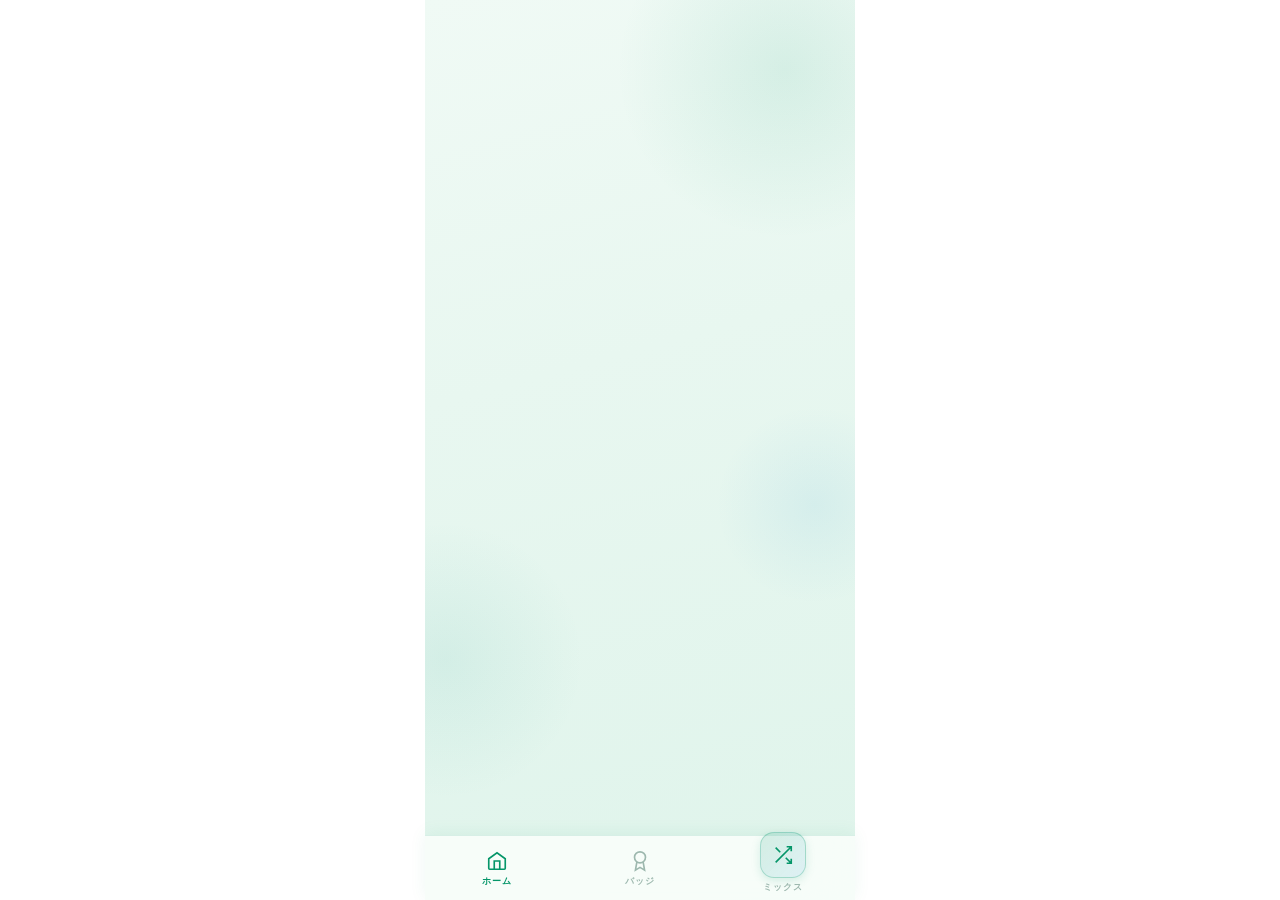
<file: index_old.html>
<!DOCTYPE html>

<html lang="ja">
<head>
  <meta charset="UTF-8" />
  <meta name="viewport" content="width=device-width, initial-scale=1.0, maximum-scale=1.0, user-scalable=no, viewport-fit=cover" />
  <meta name="theme-color" content="#f0faf5" />
  <meta name="apple-mobile-web-app-capable" content="yes" />
  <meta name="apple-mobile-web-app-status-bar-style" content="default" />
  <meta name="apple-mobile-web-app-title" content="Rika Lab" />
  <link rel="preconnect" href="https://fonts.googleapis.com" />
  <link rel="preconnect" href="https://fonts.gstatic.com" crossorigin />
  <link href="https://fonts.googleapis.com/css2?family=Noto+Sans+JP:wght@300;400;500;700;900&family=Syne:wght@400;600;700;800&display=swap" rel="stylesheet" />
  <title>Rika Lab ✦</title>
  <style>
/* =============================================
   RIKA LAB — Complete Stylesheet
   Design: Light botanical × Gen Z editorial
   ============================================= */

*, *::before, *::after { margin: 0; padding: 0; box-sizing: border-box; -webkit-tap-highlight-color: transparent; }

:root {
–c-bg:       #f0faf5;
–c-bg2:      #e6f7ef;
–c-surface:  rgba(255,255,255,0.80);
–c-border:   rgba(16,120,80,0.13);
–c-border2:  rgba(16,120,80,0.07);
–c-text:     #0f2d1e;
–c-muted:    #6b9080;
–c-mint:     #059669;
–c-teal:     #0d9488;
–c-sky:      #0284c7;
–c-green:    #16a34a;
–c-pink:     #db2777;
–c-gold:     #d97706;
–c-orange:   #ea580c;
–c-violet:   #7c3aed;
–nav-h:      70px;
–safe-bottom: env(safe-area-inset-bottom, 0px);
}

html { height: 100%; }

body {
font-family: ‘Noto Sans JP’, sans-serif;
background: var(–c-bg);
color: var(–c-text);
height: 100%;
overflow: hidden;
overscroll-behavior: none;
}

#app {
position: relative;
width: 100%;
max-width: 430px;
height: 100svh;
margin: 0 auto;
overflow: hidden;
background: linear-gradient(165deg, #f0faf5 0%, #e8f7f0 40%, #dff4eb 100%);
}

/* –– BACKGROUND ORBS –– */
.orb {
position: absolute;
border-radius: 50%;
pointer-events: none;
z-index: 0;
animation: orbFloat 12s ease-in-out infinite alternate;
}
.orb1 { width: 340px; height: 340px; top: -100px; right: -100px;
background: radial-gradient(circle, rgba(5,150,105,0.10) 0%, transparent 70%); animation-delay: 0s; }
.orb2 { width: 280px; height: 280px; bottom: 100px; left: -120px;
background: radial-gradient(circle, rgba(13,148,136,0.08) 0%, transparent 70%); animation-delay: -4s; }
.orb3 { width: 200px; height: 200px; top: 45%; right: -60px;
background: radial-gradient(circle, rgba(2,132,199,0.07) 0%, transparent 70%); animation-delay: -8s; }

@keyframes orbFloat {
from { transform: translate(0, 0) scale(1); }
to   { transform: translate(20px, -30px) scale(1.1); }
}

/* –– SCREENS –– */
.screen {
position: absolute;
inset: 0;
overflow-y: auto;
overflow-x: hidden;
padding-bottom: calc(var(–nav-h) + var(–safe-bottom) + 16px);
z-index: 1;
opacity: 0;
pointer-events: none;
transform: translateY(12px);
transition: opacity 0.3s cubic-bezier(0.4,0,0.2,1), transform 0.3s cubic-bezier(0.4,0,0.2,1);
-webkit-overflow-scrolling: touch;
}
.screen.active {
opacity: 1;
pointer-events: all;
transform: translateY(0);
}
.screen::-webkit-scrollbar { display: none; }

/* –– TOP HEADER –– */
.top-bar {
display: flex;
align-items: center;
justify-content: space-between;
padding: 52px 22px 16px;
}
.logo {
font-family: ‘Syne’, sans-serif;
font-size: 24px;
font-weight: 800;
letter-spacing: -0.5px;
background: linear-gradient(135deg, #059669 0%, #0d9488 60%, #0284c7 100%);
-webkit-background-clip: text;
-webkit-text-fill-color: transparent;
background-clip: text;
}
.logo sup {
font-size: 11px;
letter-spacing: 2px;
font-weight: 600;
opacity: 0.7;
}
.streak-pill {
display: flex;
align-items: center;
gap: 5px;
background: rgba(217,119,6,0.10);
border: 1px solid rgba(217,119,6,0.25);
border-radius: 20px;
padding: 6px 12px;
font-family: ‘Syne’, sans-serif;
font-size: 13px;
font-weight: 700;
color: var(–c-gold);
}

/* –– HERO SECTION –– */
.hero {
padding: 4px 22px 20px;
}
.hero-sub {
font-size: 11px;
letter-spacing: 3px;
color: var(–c-muted);
font-family: ‘Syne’, sans-serif;
font-weight: 600;
text-transform: uppercase;
margin-bottom: 6px;
}
.hero-heading {
font-size: 28px;
font-weight: 900;
line-height: 1.25;
letter-spacing: -0.5px;
}
.hero-heading .accent {
background: linear-gradient(135deg, #059669, #0284c7);
-webkit-background-clip: text;
-webkit-text-fill-color: transparent;
background-clip: text;
}

/* –– SECTION LABEL –– */
.section-label {
font-family: ‘Syne’, sans-serif;
font-size: 10px;
font-weight: 700;
letter-spacing: 3px;
color: var(–c-muted);
text-transform: uppercase;
padding: 0 22px;
margin-bottom: 12px;
}

/* –– RANDOM BANNER –– */
.random-banner {
margin: 0 22px 24px;
background: linear-gradient(135deg, rgba(5,150,105,0.08) 0%, rgba(2,132,199,0.06) 100%);
border: 1px solid rgba(5,150,105,0.22);
border-radius: 22px;
padding: 18px 20px;
display: flex;
align-items: center;
gap: 16px;
cursor: pointer;
position: relative;
overflow: hidden;
transition: transform 0.18s, border-color 0.18s;
-webkit-tap-highlight-color: transparent;
}
.random-banner::before {
content: ‘’;
position: absolute;
inset: 0;
background: linear-gradient(135deg, rgba(5,150,105,0.06), transparent);
opacity: 0;
transition: opacity 0.2s;
}
.random-banner:active { transform: scale(0.97); }
.random-banner:active::before { opacity: 1; }
.random-icon-wrap {
width: 48px;
height: 48px;
border-radius: 14px;
background: linear-gradient(135deg, rgba(5,150,105,0.15), rgba(2,132,199,0.10));
border: 1px solid rgba(5,150,105,0.25);
display: flex;
align-items: center;
justify-content: center;
font-size: 22px;
flex-shrink: 0;
}
.random-info { flex: 1; }
.random-title {
font-family: ‘Syne’, sans-serif;
font-size: 15px;
font-weight: 800;
background: linear-gradient(135deg, #059669, #0284c7);
-webkit-background-clip: text;
-webkit-text-fill-color: transparent;
background-clip: text;
margin-bottom: 3px;
}
.random-desc { font-size: 11px; color: var(–c-muted); line-height: 1.5; }
.random-badge {
background: linear-gradient(135deg, rgba(5,150,105,0.12), rgba(2,132,199,0.08));
border: 1px solid rgba(5,150,105,0.25);
border-radius: 8px;
padding: 4px 8px;
font-family: ‘Syne’, sans-serif;
font-size: 10px;
font-weight: 700;
color: var(–c-teal);
flex-shrink: 0;
}

/* –– UNIT GRID –– */
.unit-grid {
display: grid;
grid-template-columns: 1fr 1fr;
gap: 12px;
padding: 0 22px;
}
.grade-unit-grid {
padding: 0 0 4px;
}

/* –– GRADE ACCORDION –– */
#grade-accordion {
padding: 0 22px;
display: flex;
flex-direction: column;
gap: 10px;
}
.grade-section {
border-radius: 20px;
overflow: hidden;
border: 1px solid rgba(5,150,105,0.12);
background: rgba(255,255,255,0.7);
box-shadow: 0 2px 10px rgba(5,150,105,0.06);
}
.grade-header {
width: 100%;
display: flex;
align-items: center;
justify-content: space-between;
gap: 10px;
padding: 14px 16px;
background: none;
border: none;
cursor: pointer;
text-align: left;
-webkit-tap-highlight-color: transparent;
transition: background 0.15s;
}
.grade-header:active { background: rgba(5,150,105,0.04); }
.grade-header-left { display: flex; align-items: center; gap: 10px; flex: 1; min-width: 0; }
.grade-badge {
font-family: ‘Syne’, sans-serif;
font-size: 11px;
font-weight: 800;
padding: 4px 10px;
border-radius: 10px;
white-space: nowrap;
flex-shrink: 0;
}
.grade-header-info { min-width: 0; }
.grade-header-title {
font-family: ‘Syne’, sans-serif;
font-size: 13px;
font-weight: 700;
color: var(–c-text);
white-space: nowrap;
overflow: hidden;
text-overflow: ellipsis;
}
.grade-desc {
font-size: 10px;
font-weight: 400;
color: var(–c-muted);
margin-left: 4px;
}
.grade-progress-text {
font-family: ‘Syne’, sans-serif;
font-size: 10px;
color: var(–c-muted);
margin-top: 1px;
}
.grade-header-right {
display: flex;
align-items: center;
gap: 8px;
flex-shrink: 0;
}
.grade-mini-bar {
width: 48px;
height: 4px;
background: rgba(5,150,105,0.12);
border-radius: 2px;
overflow: hidden;
}
.grade-mini-fill {
height: 100%;
border-radius: 2px;
transition: width 0.4s ease;
}
.grade-chevron {
font-size: 9px;
color: var(–c-muted);
transition: transform 0.25s;
}
.grade-body {
max-height: 0;
overflow: hidden;
transition: max-height 0.35s cubic-bezier(0.4, 0, 0.2, 1);
padding: 0 14px;
}
.grade-body.open {
max-height: 2000px;
padding: 0 14px 14px;
}

.unit-card {
background: rgba(255,255,255,0.85);
border: 1px solid rgba(16,120,80,0.12);
border-radius: 22px;
padding: 18px 16px 14px;
cursor: pointer;
position: relative;
overflow: hidden;
transition: transform 0.18s, border-color 0.2s;
box-shadow: 0 2px 12px rgba(5,150,105,0.07);
}
.unit-card:active { transform: scale(0.96); }
.unit-card-glow {
position: absolute;
top: -30px; right: -30px;
width: 100px; height: 100px;
border-radius: 50%;
filter: blur(30px);
opacity: 0.35;
transition: opacity 0.3s;
}
.unit-card:active .unit-card-glow { opacity: 0.55; }
.unit-emoji { font-size: 30px; margin-bottom: 10px; display: block; }
.unit-name {
font-size: 12px;
font-weight: 700;
line-height: 1.4;
margin-bottom: 12px;
color: var(–c-text);
}
.unit-progress {
height: 2px;
background: rgba(255,255,255,0.08);
border-radius: 2px;
margin-bottom: 10px;
overflow: hidden;
}
.unit-progress-fill {
height: 100%;
border-radius: 2px;
background: linear-gradient(90deg, var(–c-mint), var(–c-sky));
transition: width 0.5s;
}
.unit-levels {
display: flex;
gap: 4px;
margin-bottom: 10px;
}
.lvl-btn {
font-family: ‘Syne’, sans-serif;
font-size: 9px;
font-weight: 700;
letter-spacing: 0.5px;
padding: 4px 8px;
border-radius: 8px;
border: none;
cursor: pointer;
transition: transform 0.12s, opacity 0.12s;
flex: 1;
text-align: center;
}
.lvl-btn:active { transform: scale(0.93); opacity: 0.8; }
.lvl-easy   { background: rgba(22,163,74,0.10); color: #16a34a; border: 1px solid rgba(22,163,74,0.28); }
.lvl-normal { background: rgba(2,132,199,0.10); color: #0284c7; border: 1px solid rgba(2,132,199,0.28); }
.lvl-hard   { background: rgba(219,39,119,0.08); color: #db2777; border: 1px solid rgba(219,39,119,0.25); }
.unit-point-btn {
width: 100%;
background: none;
border: 1px solid var(–c-border);
border-radius: 10px;
padding: 6px 8px;
font-family: ‘Syne’, sans-serif;
font-size: 10px;
font-weight: 700;
letter-spacing: 1px;
color: var(–c-gold);
cursor: pointer;
display: flex;
align-items: center;
justify-content: center;
gap: 4px;
transition: background 0.15s, border-color 0.15s;
}
.unit-point-btn:active { background: rgba(251,191,36,0.1); border-color: rgba(251,191,36,0.3); }

/* –– QUIZ SCREEN –– */
.quiz-topbar {
display: flex;
align-items: center;
gap: 12px;
padding: 52px 22px 16px;
}
.back-btn {
width: 38px; height: 38px;
border-radius: 12px;
background: rgba(255,255,255,0.9);
border: 1px solid rgba(16,120,80,0.15);
display: flex;
align-items: center;
justify-content: center;
cursor: pointer;
color: var(–c-text);
flex-shrink: 0;
transition: background 0.15s;
box-shadow: 0 1px 4px rgba(5,150,105,0.08);
}
.back-btn:active { background: rgba(240,250,245,0.9); }
.back-btn svg { width: 18px; height: 18px; }
.quiz-meta { flex: 1; min-width: 0; }
.quiz-unit-name {
font-size: 11px;
color: var(–c-muted);
font-family: ‘Syne’, sans-serif;
letter-spacing: 1.5px;
white-space: nowrap;
overflow: hidden;
text-overflow: ellipsis;
}
.quiz-level-chip {
display: inline-block;
font-family: ‘Syne’, sans-serif;
font-size: 10px;
font-weight: 700;
letter-spacing: 1px;
padding: 3px 10px;
border-radius: 8px;
margin-top: 3px;
}
.chip-easy   { background: rgba(22,163,74,0.10); color: #15803d; }
.chip-normal { background: rgba(2,132,199,0.10); color: #0369a1; }
.chip-hard   { background: rgba(219,39,119,0.08); color: #be185d; }
.chip-mix    { background: rgba(124,58,237,0.08); color: #6d28d9; }
.quiz-counter {
font-family: ‘Syne’, sans-serif;
font-size: 13px;
font-weight: 700;
color: var(–c-muted);
flex-shrink: 0;
}
.quiz-counter span { color: var(–c-text); }

.progress-wrap {
margin: 0 22px 20px;
height: 3px;
background: rgba(5,150,105,0.12);
border-radius: 3px;
overflow: hidden;
}
.progress-fill {
height: 100%;
border-radius: 3px;
background: linear-gradient(90deg, #059669, #0d9488, #0284c7);
transition: width 0.45s cubic-bezier(0.4,0,0.2,1);
}

.question-wrap { padding: 0 22px; }
.question-card {
background: rgba(255,255,255,0.92);
border: 1px solid rgba(5,150,105,0.13);
border-radius: 24px;
padding: 24px 22px;
margin-bottom: 14px;
position: relative;
overflow: hidden;
box-shadow: 0 2px 16px rgba(5,150,105,0.08);
}
.question-card::before {
content: ‘’;
position: absolute;
top: 0; left: 0;
width: 100%; height: 3px;
background: linear-gradient(90deg, #059669, #0d9488, #0284c7);
}
.q-num {
font-family: ‘Syne’, sans-serif;
font-size: 10px;
font-weight: 700;
letter-spacing: 3px;
color: var(–c-muted);
margin-bottom: 14px;
display: flex;
align-items: center;
gap: 8px;
}
.q-num::after {
content: ‘’;
flex: 1;
height: 1px;
background: var(–c-border);
}
.q-text {
font-size: 16px;
font-weight: 700;
line-height: 1.65;
letter-spacing: 0.3px;
}

.choices { display: flex; flex-direction: column; gap: 10px; }
.choice {
display: flex;
align-items: center;
gap: 12px;
padding: 14px 16px;
background: rgba(255,255,255,0.88);
border: 1px solid rgba(5,150,105,0.13);
border-radius: 16px;
cursor: pointer;
transition: all 0.18s;
text-align: left;
font-size: 14px;
font-weight: 500;
color: var(–c-text);
font-family: ‘Noto Sans JP’, sans-serif;
line-height: 1.5;
position: relative;
overflow: hidden;
box-shadow: 0 1px 4px rgba(5,150,105,0.05);
}
.choice:not(:disabled):active { transform: scale(0.98); }
.choice:not(:disabled):hover {
background: rgba(240,250,245,0.95);
border-color: rgba(5,150,105,0.25);
transform: translateX(3px);
}
.choice:disabled { cursor: default; }
.choice-key {
width: 28px; height: 28px;
border-radius: 9px;
background: rgba(5,150,105,0.07);
border: 1px solid rgba(5,150,105,0.15);
display: flex; align-items: center; justify-content: center;
font-family: ‘Syne’, sans-serif;
font-size: 11px;
font-weight: 700;
flex-shrink: 0;
transition: all 0.18s;
color: var(–c-muted);
}
.choice.correct {
background: rgba(22,163,74,0.08);
border-color: rgba(22,163,74,0.40);
color: #15803d;
}
.choice.correct .choice-key {
background: #16a34a;
border-color: #16a34a;
color: #fff;
}
.choice.wrong {
background: rgba(219,39,119,0.05);
border-color: rgba(219,39,119,0.20);
color: var(–c-muted);
}
.choice.wrong .choice-key {
background: rgba(219,39,119,0.10);
border-color: rgba(219,39,119,0.25);
color: #db2777;
}
.choice-shimmer {
position: absolute;
inset: 0;
background: linear-gradient(90deg, transparent, rgba(22,163,74,0.07), transparent);
transform: translateX(-100%);
animation: shimmer 0.5s ease forwards;
}
@keyframes shimmer { to { transform: translateX(100%); } }

.explanation-card {
margin-top: 12px;
background: linear-gradient(135deg, rgba(5,150,105,0.07), rgba(2,132,199,0.04));
border: 1px solid rgba(5,150,105,0.20);
border-radius: 16px;
padding: 14px 16px;
display: flex;
gap: 10px;
animation: fadeUp 0.3s ease;
}
@keyframes fadeUp { from { opacity: 0; transform: translateY(8px); } to { opacity: 1; transform: translateY(0); } }
.explanation-icon { font-size: 16px; flex-shrink: 0; margin-top: 1px; }
.explanation-text { font-size: 12px; line-height: 1.7; color: #065f46; }

.next-btn {
width: 100%;
margin-top: 16px;
padding: 16px;
border-radius: 16px;
border: none;
background: linear-gradient(135deg, #059669, #0d9488);
color: #fff;
font-family: ‘Syne’, sans-serif;
font-size: 14px;
font-weight: 800;
letter-spacing: 1px;
cursor: pointer;
transition: opacity 0.2s, transform 0.18s;
display: flex;
align-items: center;
justify-content: center;
gap: 8px;
box-shadow: 0 4px 14px rgba(5,150,105,0.25);
}
.next-btn:active { opacity: 0.88; transform: scale(0.98); }

/* –– RESULT SCREEN –– */
.result-screen {
padding: 52px 22px 32px;
display: flex;
flex-direction: column;
align-items: center;
min-height: calc(100svh - var(–nav-h) - var(–safe-bottom));
}
.result-stars {
font-size: 40px;
letter-spacing: 4px;
margin-bottom: 16px;
animation: starPop 0.5s cubic-bezier(0.34,1.56,0.64,1) forwards;
}
@keyframes starPop { from { transform: scale(0.5); opacity: 0; } to { transform: scale(1); opacity: 1; } }
.result-score-ring {
width: 140px; height: 140px;
margin-bottom: 24px;
position: relative;
}
.result-score-ring svg { width: 100%; height: 100%; transform: rotate(-90deg); }
.ring-bg { fill: none; stroke: rgba(5,150,105,0.12); stroke-width: 6; }
.ring-fill {
fill: none;
stroke: url(#ringGrad);
stroke-width: 6;
stroke-linecap: round;
stroke-dasharray: 339.3;
stroke-dashoffset: 339.3;
transition: stroke-dashoffset 1s cubic-bezier(0.4,0,0.2,1) 0.3s;
}
.result-score-label {
position: absolute;
inset: 0;
display: flex;
flex-direction: column;
align-items: center;
justify-content: center;
}
.result-score-num {
font-family: ‘Syne’, sans-serif;
font-size: 36px;
font-weight: 800;
background: linear-gradient(135deg, #059669, #0284c7);
-webkit-background-clip: text;
-webkit-text-fill-color: transparent;
background-clip: text;
line-height: 1;
}
.result-score-total { font-size: 13px; color: var(–c-muted); margin-top: 4px; }
.result-message {
font-size: 18px;
font-weight: 900;
margin-bottom: 6px;
text-align: center;
}
.result-sub {
font-size: 12px;
color: var(–c-muted);
margin-bottom: 28px;
text-align: center;
line-height: 1.6;
}
.earned-badges {
width: 100%;
margin-bottom: 28px;
}
.earned-badges-title {
font-family: ‘Syne’, sans-serif;
font-size: 10px;
font-weight: 700;
letter-spacing: 3px;
color: var(–c-muted);
text-align: center;
margin-bottom: 12px;
}
.earned-badges-list {
display: flex;
gap: 10px;
justify-content: center;
flex-wrap: wrap;
}
.earned-badge-item {
display: flex;
flex-direction: column;
align-items: center;
gap: 4px;
animation: badgePop 0.4s cubic-bezier(0.34,1.56,0.64,1) both;
}
@keyframes badgePop { from { transform: scale(0); opacity: 0; } to { transform: scale(1); opacity: 1; } }
.earned-badge-emoji {
width: 52px; height: 52px;
border-radius: 16px;
background: linear-gradient(135deg, rgba(251,191,36,0.15), rgba(251,191,36,0.08));
border: 1px solid rgba(251,191,36,0.3);
display: flex;
align-items: center;
justify-content: center;
font-size: 24px;
}
.earned-badge-name { font-size: 10px; color: var(–c-gold); font-weight: 700; }

.result-btns { display: flex; flex-direction: column; gap: 10px; width: 100%; }
.btn-primary {
padding: 16px;
border-radius: 16px;
border: none;
background: linear-gradient(135deg, #059669, #0d9488);
color: #fff;
font-family: ‘Syne’, sans-serif;
font-size: 14px;
font-weight: 800;
letter-spacing: 1px;
cursor: pointer;
transition: opacity 0.2s, transform 0.18s;
box-shadow: 0 4px 14px rgba(5,150,105,0.25);
}
.btn-primary:active { opacity: 0.88; transform: scale(0.98); }
.btn-secondary {
padding: 14px;
border-radius: 16px;
border: 1px solid rgba(5,150,105,0.18);
background: rgba(255,255,255,0.8);
color: var(–c-text);
font-family: ‘Syne’, sans-serif;
font-size: 13px;
font-weight: 700;
letter-spacing: 1px;
cursor: pointer;
transition: background 0.15s;
}
.btn-secondary:active { background: rgba(240,250,245,0.95); }

/* –– BADGES SCREEN –– */
.badges-screen { padding: 52px 22px 32px; }
.badges-header { margin-bottom: 24px; }
.badges-count {
font-family: ‘Syne’, sans-serif;
font-size: 13px;
color: var(–c-muted);
margin-top: 6px;
}
.badges-count span { color: var(–c-gold); font-weight: 700; font-size: 18px; }
.badge-grid {
display: grid;
grid-template-columns: repeat(3, 1fr);
gap: 12px;
}
.badge-item {
display: flex;
flex-direction: column;
align-items: center;
gap: 6px;
padding: 16px 8px;
background: rgba(255,255,255,0.82);
border: 1px solid rgba(5,150,105,0.12);
border-radius: 18px;
transition: transform 0.15s;
cursor: default;
position: relative;
overflow: hidden;
box-shadow: 0 1px 6px rgba(5,150,105,0.05);
}
.badge-item.unlocked {
border-color: rgba(217,119,6,0.25);
background: linear-gradient(135deg, rgba(217,119,6,0.06), rgba(217,119,6,0.02));
}
.badge-item.unlocked.rare {
border-color: rgba(124,58,237,0.28);
background: linear-gradient(135deg, rgba(124,58,237,0.07), rgba(2,132,199,0.05));
}
.badge-emoji-wrap {
width: 50px; height: 50px;
border-radius: 14px;
display: flex;
align-items: center;
justify-content: center;
font-size: 24px;
position: relative;
}
.badge-item.locked .badge-emoji-wrap { filter: grayscale(1); opacity: 0.3; }
.badge-item.unlocked .badge-emoji-wrap {
background: linear-gradient(135deg, rgba(251,191,36,0.15), rgba(251,191,36,0.05));
}
.badge-item.unlocked.rare .badge-emoji-wrap {
background: linear-gradient(135deg, rgba(196,181,253,0.2), rgba(125,211,252,0.1));
}
.rare-glow {
position: absolute;
inset: 0;
border-radius: 14px;
background: linear-gradient(135deg, rgba(196,181,253,0.3), rgba(125,211,252,0.2));
animation: rareGlow 2s ease-in-out infinite alternate;
}
@keyframes rareGlow { from { opacity: 0.4; } to { opacity: 0.8; } }
.badge-name {
font-size: 10px;
font-weight: 700;
text-align: center;
line-height: 1.3;
color: #94a3b8;
}
.badge-item.unlocked .badge-name { color: #d97706; }
.badge-item.unlocked.rare .badge-name { color: #7c3aed; }
.badge-new-dot {
position: absolute;
top: 8px; right: 8px;
width: 8px; height: 8px;
border-radius: 50%;
background: #4ade80;
box-shadow: 0 0 6px #4ade80;
}

/* –– POINT OVERLAY –– */
.overlay {
position: fixed;
inset: 0;
z-index: 200;
display: flex;
align-items: flex-end;
transition: opacity 0.25s;
}
.overlay.hidden { opacity: 0; pointer-events: none; }
.overlay-bg {
position: absolute;
inset: 0;
background: rgba(0,0,0,0.6);
backdrop-filter: blur(6px);
}
.overlay-sheet {
position: relative;
z-index: 1;
width: 100%;
max-width: 430px;
margin: 0 auto;
background: #f8fdfb;
border-top: 1px solid rgba(5,150,105,0.15);
border-radius: 28px 28px 0 0;
padding: 20px 24px calc(32px + var(–safe-bottom));
max-height: 85svh;
overflow-y: auto;
transform: translateY(20px);
transition: transform 0.3s cubic-bezier(0.4,0,0.2,1);
box-shadow: 0 -4px 30px rgba(5,150,105,0.10);
}
.overlay:not(.hidden) .overlay-sheet { transform: translateY(0); }
.overlay-handle {
width: 36px; height: 4px;
border-radius: 2px;
background: rgba(5,150,105,0.18);
margin: 0 auto 20px;
}
.point-unit-header {
display: flex;
align-items: center;
gap: 14px;
margin-bottom: 20px;
}
.point-unit-emoji {
font-size: 36px;
width: 60px; height: 60px;
border-radius: 18px;
background: var(–c-surface);
border: 1px solid var(–c-border);
display: flex;
align-items: center;
justify-content: center;
flex-shrink: 0;
}
.point-unit-title {
font-size: 10px;
color: var(–c-muted);
font-family: ‘Syne’, sans-serif;
letter-spacing: 2px;
margin-bottom: 4px;
}
.point-unit-name { font-size: 18px; font-weight: 900; }
.point-divider {
height: 1px;
background: var(–c-border);
margin-bottom: 18px;
}
.point-list { display: flex; flex-direction: column; gap: 12px; }
.point-item {
display: flex;
gap: 12px;
padding: 14px 16px;
background: rgba(255,255,255,0.85);
border: 1px solid rgba(5,150,105,0.10);
border-radius: 14px;
align-items: flex-start;
box-shadow: 0 1px 4px rgba(5,150,105,0.05);
}
.point-item-icon {
font-size: 20px;
flex-shrink: 0;
margin-top: 1px;
}
.point-item-text {
font-size: 13px;
line-height: 1.65;
font-weight: 500;
color: #0f2d1e;
}
.point-label {
font-family: ‘Syne’, sans-serif;
font-size: 9px;
font-weight: 700;
letter-spacing: 2px;
color: #059669;
margin-bottom: 20px;
display: flex;
align-items: center;
gap: 8px;
}
.point-label::before, .point-label::after {
content: ‘’;
flex: 1;
height: 1px;
background: rgba(5,150,105,0.18);
}

/* –– BADGE UNLOCK POPUP –– */
.badge-unlock-popup {
position: relative;
z-index: 1;
background: #fffdf7;
border: 1px solid rgba(217,119,6,0.25);
border-radius: 28px;
padding: 36px 28px 28px;
margin: 20px;
text-align: center;
animation: popIn 0.45s cubic-bezier(0.34,1.56,0.64,1) both;
box-shadow: 0 8px 40px rgba(217,119,6,0.12);
}
@keyframes popIn { from { transform: scale(0.7); opacity: 0; } to { transform: scale(1); opacity: 1; } }
.badge-unlock-glow {
position: absolute;
top: -40px; left: 50%;
transform: translateX(-50%);
width: 150px; height: 150px;
background: radial-gradient(circle, rgba(251,191,36,0.2), transparent 70%);
pointer-events: none;
}
.badge-unlock-label {
font-family: ‘Syne’, sans-serif;
font-size: 10px;
font-weight: 700;
letter-spacing: 3px;
color: var(–c-gold);
margin-bottom: 16px;
}
.badge-unlock-emoji {
font-size: 56px;
margin-bottom: 14px;
display: block;
animation: emojiSpin 0.5s ease 0.2s both;
}
@keyframes emojiSpin { from { transform: rotate(-20deg) scale(0.8); } to { transform: rotate(0) scale(1); } }
.badge-unlock-name {
font-size: 20px;
font-weight: 900;
margin-bottom: 6px;
color: var(–c-gold);
}
.badge-unlock-desc {
font-size: 13px;
color: var(–c-muted);
margin-bottom: 24px;
line-height: 1.6;
}
.badge-unlock-close {
width: 100%;
padding: 14px;
border-radius: 14px;
border: none;
background: linear-gradient(135deg, rgba(251,191,36,0.2), rgba(251,191,36,0.1));
border: 1px solid rgba(251,191,36,0.3);
color: var(–c-gold);
font-family: ‘Syne’, sans-serif;
font-size: 13px;
font-weight: 800;
letter-spacing: 1px;
cursor: pointer;
transition: opacity 0.15s;
}

/* –– BOTTOM NAV –– */
.bottom-nav {
position: fixed;
bottom: 0;
left: 50%;
transform: translateX(-50%);
width: 100%;
max-width: 430px;
height: calc(var(–nav-h) + var(–safe-bottom));
background: rgba(248,253,250,0.94);
backdrop-filter: blur(24px);
-webkit-backdrop-filter: blur(24px);
border-top: 1px solid rgba(5,150,105,0.13);
display: flex;
align-items: flex-start;
padding-top: 8px;
z-index: 100;
box-shadow: 0 -2px 16px rgba(5,150,105,0.07);
}
.nav-btn {
flex: 1;
display: flex;
flex-direction: column;
align-items: center;
gap: 3px;
background: none;
border: none;
cursor: pointer;
color: #9db8ae;
font-family: ‘Syne’, sans-serif;
font-size: 9px;
font-weight: 700;
letter-spacing: 1px;
padding: 6px 0;
transition: color 0.2s;
}
.nav-btn svg { width: 22px; height: 22px; }
.nav-btn.active { color: #059669; }
.nav-btn-special {
width: 46px; height: 46px;
border-radius: 14px;
background: linear-gradient(135deg, rgba(5,150,105,0.15), rgba(2,132,199,0.10));
border: 1px solid rgba(5,150,105,0.25);
display: flex;
align-items: center;
justify-content: center;
margin-top: -18px;
color: #059669;
transition: transform 0.18s, opacity 0.18s;
box-shadow: 0 3px 10px rgba(5,150,105,0.15);
}
.nav-btn:active .nav-btn-special { transform: scale(0.93); opacity: 0.85; }

/* –– UTILITIES –– */
.hidden { opacity: 0 !important; pointer-events: none !important; }
@keyframes pulse { 0%, 100% { opacity: 1; } 50% { opacity: 0.5; } }
.pulse { animation: pulse 1.5s ease-in-out infinite; }
</style>

</head>
<body>
  <div id="app">
    <div class="orb orb1"></div>
    <div class="orb orb2"></div>
    <div class="orb orb3"></div>
    <div id="screen-home" class="screen active"></div>
    <div id="screen-quiz" class="screen"></div>
    <div id="screen-result" class="screen"></div>
    <nav class="bottom-nav" id="bottom-nav">
      <button class="nav-btn active" data-tab="home">
        <svg viewBox="0 0 24 24" fill="none" stroke="currentColor" stroke-width="1.8"><path d="M3 9.5L12 3l9 6.5V20a1 1 0 01-1 1H4a1 1 0 01-1-1V9.5z"/><path d="M9 21V12h6v9"/></svg>
        <span>ホーム</span>
      </button>
      <button class="nav-btn" data-tab="badges">
        <svg viewBox="0 0 24 24" fill="none" stroke="currentColor" stroke-width="1.8"><circle cx="12" cy="8" r="6"/><path d="M8.56 13.16L7 22l5-3 5 3-1.56-8.84"/></svg>
        <span>バッジ</span>
      </button>
      <button class="nav-btn" id="random-nav-btn">
        <div class="nav-btn-special">
          <svg viewBox="0 0 24 24" fill="none" stroke="currentColor" stroke-width="1.8"><path d="M16 3h5v5M4 20L21 3M21 16v5h-5M15 15l6 6M4 4l5 5"/></svg>
        </div>
        <span>ミックス</span>
      </button>
    </nav>
    <div id="point-overlay" class="overlay hidden">
      <div class="overlay-bg" id="point-overlay-close"></div>
      <div class="overlay-sheet" id="point-sheet"></div>
    </div>
    <div id="badge-unlock-overlay" class="overlay hidden">
      <div class="overlay-bg"></div>
      <div class="badge-unlock-popup" id="badge-unlock-popup"></div>
    </div>
    <!-- Badge screen (hidden tab) -->
    <div id="screen-badges" class="screen"></div>
  </div>
  <script>
// =============================================
//  RIKA LAB — Data
// =============================================

// =============================================
//  RIKA LAB — Units & Questions Data
//  四谷大塚カリキュラム対応（4〜6年生）
// =============================================

const GRADE_GROUPS = [
{ id: ‘g4’, label: ‘4年生’, color: ‘#16a34a’, desc: ‘観察・身近な自然’ },
{ id: ‘g5’, label: ‘5年生’, color: ‘#0284c7’, desc: ‘本格単元学習’ },
{ id: ‘g6’, label: ‘6年生’, color: ‘#db2777’, desc: ‘計算・応用・総合’ },
];

const UNITS = [
// ===== 4年生 =====
{
id: ‘g4_plants’, grade: ‘g4’, name: ‘植物の成長’, emoji: ‘🌱’, color: ‘#4ade80’,
point: { items: [
{ icon: ‘🌿’, text: ‘発芽の3条件：水・適切な温度・空気（光は不要！）’ },
{ icon: ‘☀️’, text: ‘成長の条件：光・肥料（水・温度・空気は発芽と共通）’ },
{ icon: ‘🍃’, text: ‘光合成：葉が光を受けてデンプンをつくる。葉緑体で行われる’ },
{ icon: ‘🌸’, text: ‘季節の植物：春→アブラナ・桜 夏→ヒマワリ 秋→コスモス’ },
{ icon: ‘💧’, text: ‘根・茎・葉のつながり：根が吸収した水が茎を通って葉へ’ },
]}
},
{
id: ‘g4_animals’, grade: ‘g4’, name: ‘動物の観察’, emoji: ‘🐛’, color: ‘#86efac’,
point: { items: [
{ icon: ‘🦋’, text: ‘完全変態：卵→幼虫→さなぎ→成虫（チョウ・カブトムシ・ハチ）’ },
{ icon: ‘🦗’, text: ‘不完全変態：卵→幼虫→成虫（バッタ・トンボ・セミ）’ },
{ icon: ‘🐟’, text: ‘魚の体：背骨がある（脊椎動物）。えら呼吸。変温動物’ },
{ icon: ‘🐦’, text: ‘鳥の体：背骨あり・恒温動物・卵生・肺呼吸・羽毛がある’ },
{ icon: ‘🔎’, text: ‘昆虫の特徴：体が頭・胸・腹の3つ / 足が6本 / 触角2本’ },
]}
},
{
id: ‘g4_body’, grade: ‘g4’, name: ‘ヒトのからだ①’, emoji: ‘🫀’, color: ‘#fca5a5’,
point: { items: [
{ icon: ‘🍚’, text: ‘消化：食べ物を分解して吸収できる形にする。小腸で吸収’ },
{ icon: ‘🫁’, text: ‘呼吸：肺で酸素を取り込み、二酸化炭素を出す’ },
{ icon: ‘💓’, text: ‘心臓：血液を全身に送るポンプ。1分間に約70回拍動’ },
{ icon: ‘🩸’, text: ‘血液：酸素・栄養・不要物を運ぶ。心臓→動脈→毛細血管→静脈’ },
{ icon: ‘🧪’, text: ‘デンプンの検出：ヨウ素液→青紫色に変化する’ },
]}
},
{
id: ‘g4_weather’, grade: ‘g4’, name: ‘天気と季節’, emoji: ‘🌤️’, color: ‘#93c5fd’,
point: { items: [
{ icon: ‘☁️’, text: ‘雲の種類：積雲（晴れ）積乱雲（雷雨）層雲（霧雨）巻雲（高い）’ },
{ icon: ‘🌡️’, text: ‘気温の測り方：日陰・地上1.2〜1.5mの高さ・温度計を風通しよく’ },
{ icon: ‘🌧️’, text: ‘雨のでき方：水蒸気→雲粒→水滴が集まって雨つぶになる’ },
{ icon: ‘🍂’, text: ‘四季の変化：気温・日照時間・植物の状態で季節を判断’ },
{ icon: ‘🌈’, text: ‘虹：雨上がりに太陽の反対側にできる。光の屈折・反射による’ },
]}
},
{
id: ‘g4_seasons’, grade: ‘g4’, name: ‘季節の生物’, emoji: ‘🍁’, color: ‘#fdba74’,
point: { items: [
{ icon: ‘🐻’, text: ‘冬眠する動物：クマ・カエル・ヘビ・コウモリ。体温を下げてエネルギーを節約’ },
{ icon: ‘🦅’, text: ‘渡り鳥：秋にツバメが南へ。冬にハクチョウ・マガモが北から来る’ },
{ icon: ‘🌿’, text: ‘落葉樹と常緑樹：サクラは落葉樹。スギ・マツは常緑樹’ },
{ icon: ‘🌱’, text: ‘種子の冬越し：多くの一年草は種子で越冬。発芽は春の暖かさを待つ’ },
{ icon: ‘🐸’, text: ‘カエルの一生：卵→おたまじゃくし→カエル（変態）。水辺に産卵’ },
]}
},
{
id: ‘g4_electricity1’, grade: ‘g4’, name: ‘電気①’, emoji: ‘🔋’, color: ‘#fde68a’,
point: { items: [
{ icon: ‘⚡’, text: ‘回路：電気が流れる道すじ。電池・導線・豆電球でつくる’ },
{ icon: ‘🔌’, text: ‘直列つなぎ：電球が直列→明るさ同じ。1つ消えると全部消える’ },
{ icon: ‘💡’, text: ‘並列つなぎ：電球が並列→それぞれ独立。1つ消えても残りは点灯’ },
{ icon: ‘🧲’, text: ‘導体：銅・鉄・アルミなど金属。絶縁体：ゴム・ガラス・プラスチック’ },
{ icon: ‘🔍’, text: ‘電流の向き：電池の＋極から出て、−極へ戻る（外回り）’ },
]}
},
{
id: ‘g4_electricity2’, grade: ‘g4’, name: ‘電気②（光・音・熱）’, emoji: ‘💡’, color: ‘#fef08a’,
point: { items: [
{ icon: ‘🌡️’, text: ‘ニクロム線：電流が流れると発熱する（電熱線の一種）’ },
{ icon: ‘🔊’, text: ‘電磁石：コイルに電流を流すと磁石になる。向き・強さを変えられる’ },
{ icon: ‘🧲’, text: ‘電磁石の強さ：コイルの巻き数を増やす・電流を大きくすると強くなる’ },
{ icon: ‘💡’, text: ‘LED vs 豆電球：LEDは少ない電力で明るく光る・長持ちする’ },
{ icon: ‘⚡’, text: ‘乾電池の直列：電圧が増えて明るくなる / 並列：長持ちするが明るさ同じ’ },
]}
},
{
id: ‘g4_matter’, grade: ‘g4’, name: ‘ものの性質’, emoji: ‘⚖️’, color: ‘#d9f99d’,
point: { items: [
{ icon: ‘⚖️’, text: ‘重さ：形を変えても重さは変わらない（粘土を押しても同じ）’ },
{ icon: ‘📦’, text: ‘体積：同じ重さでも体積はものによって違う（鉄 vs 木など）’ },
{ icon: ‘🧂’, text: ‘溶け方：食塩は水に溶けても重さは変わらない（見えなくなるだけ）’ },
{ icon: ‘🌡️’, text: ‘温度と溶解度：水温が上がると食塩・ミョウバンは多く溶ける’ },
{ icon: ‘🔬’, text: ‘濾過：液体と溶けない固体を分ける方法（ろ紙を使う）’ },
]}
},
{
id: ‘g4_river’, grade: ‘g4’, name: ‘流水と地形’, emoji: ‘🏔️’, color: ‘#bef264’,
point: { items: [
{ icon: ‘🏔️’, text: ‘川の上流：流れが速い・大きい岩・V字谷。下流：遅い・砂や泥・広い川原’ },
{ icon: ‘🌊’, text: ‘川のはたらき：侵食（削る）・運搬（運ぶ）・堆積（積もる）’ },
{ icon: ‘🏖️’, text: ‘三角州（デルタ）：河口に砂・泥が堆積してできる三角形の地形’ },
{ icon: ‘🪨’, text: ‘扇状地：山から平野に出た場所に砂・礫が堆積してできる扇形の地形’ },
{ icon: ‘🌧️’, text: ‘洪水・土砂崩れ：大雨で川の水が増えて氾濫。山の斜面も崩れやすくなる’ },
]}
},
{
id: ‘g4_spring’, grade: ‘g4’, name: ‘ばね’, emoji: ‘🪝’, color: ‘#a5f3fc’,
point: { items: [
{ icon: ‘📏’, text: ‘フックの法則：ばねの伸びは力（おもりの重さ）に比例する’ },
{ icon: ‘⚖️’, text: ‘ばねばかり：ばねの伸びを利用して力（重さ）を測る道具’ },
{ icon: ‘🔄’, text: ‘ばねの特性：自然長に戻ろうとする力（弾性力）が働く’ },
{ icon: ‘➕’, text: ‘直列つなぎ：伸びが2倍になる / 並列つなぎ：伸びが半分になる’ },
{ icon: ‘⚖️’, text: ‘つりあい：上向きの力＝下向きの力 のとき静止する’ },
]}
},

// ===== 5年生 =====
{
id: ‘g5_plants’, grade: ‘g5’, name: ‘植物のつくりと働き’, emoji: ‘🌿’, color: ‘#4ade80’,
point: { items: [
{ icon: ‘🌺’, text: ‘花のつくり：がく・花びら・おしべ・めしべ。受粉→種子・果実をつくる’ },
{ icon: ‘🌱’, text: ‘根のつくり：ひげ根（単子葉）と主根・側根（双子葉）。吸水と固定’ },
{ icon: ‘🍃’, text: ‘葉脈：平行脈（単子葉）と網状脈（双子葉）。水と栄養の通り道’ },
{ icon: ‘💦’, text: ‘蒸散：葉の気孔から水蒸気が出る。根からの吸水力につながる’ },
{ icon: ‘🌾’, text: ‘種子の散布：風（タンポポ・マツ）・動物（オナモミ）・水（ヤシ）’ },
]}
},
{
id: ‘g5_animals’, grade: ‘g5’, name: ‘動物の分類・生態’, emoji: ‘🦎’, color: ‘#86efac’,
point: { items: [
{ icon: ‘🐟’, text: ‘脊椎動物5類：魚類・両生類・は虫類・鳥類・哺乳類（背骨あり）’ },
{ icon: ‘🦑’, text: ‘無脊椎動物：昆虫・クモ・甲殻類・軟体動物（イカ・タコ）など’ },
{ icon: ‘🌿’, text: ‘食物連鎖：植物（生産者）→草食動物→肉食動物。頂点捕食者まで’ },
{ icon: ‘🔄’, text: ‘物質の循環：炭素・窒素が生態系を循環する。分解者（微生物）が重要’ },
{ icon: ‘🐸’, text: ‘両生類の特徴：幼生は水中（えら呼吸）・成体は陸上（肺＋皮膚呼吸）’ },
]}
},
{
id: ‘g5_body’, grade: ‘g5’, name: ‘ヒトのからだ②’, emoji: ‘🧠’, color: ‘#f9a8d4’,
point: { items: [
{ icon: ‘🧠’, text: ‘神経系：脳（判断）・せきずい（中継）・感覚神経・運動神経’ },
{ icon: ‘⚡’, text: ‘反射：熱いもの→手を引く。脳を通らずせきずいで処理→速い！’ },
{ icon: ‘👁️’, text: ‘感覚器官：目（光）・耳（音・平衡）・鼻（におい）・舌（味）・皮膚（触覚）’ },
{ icon: ‘🦴’, text: ‘骨格・筋肉：骨は支持・保護・造血。筋肉は縮む力だけ（伸ばすのは拮抗筋）’ },
{ icon: ‘🔬’, text: ‘細胞：生物の基本単位。細胞膜・核・細胞質。植物は細胞壁あり’ },
]}
},
{
id: ‘g5_electricity’, grade: ‘g5’, name: ‘電流と磁界’, emoji: ‘🧲’, color: ‘#fbbf24’,
point: { items: [
{ icon: ‘⚡’, text: ‘オームの法則：電圧(V) = 電流(A) × 抵抗(Ω) ← 入試最頻出！’ },
{ icon: ‘🔋’, text: ‘直列：電流が同じ・電圧の和 / 並列：電圧が同じ・電流の和’ },
{ icon: ‘🧲’, text: ‘磁力線：N極から出てS極へ入る。磁界の向きを表す’ },
{ icon: ‘🔄’, text: ‘電磁誘導：磁石を動かす→コイルに電流が流れる（発電の原理）’ },
{ icon: ‘📡’, text: ‘モーター：電流が磁界から力を受けて回転する（フレミング左手の法則）’ },
]}
},
{
id: ‘g5_light’, grade: ‘g5’, name: ‘光’, emoji: ‘🌈’, color: ‘#c4b5fd’,
point: { items: [
{ icon: ‘🪞’, text: ‘反射の法則：入射角＝反射角。鏡に当たった光は規則正しく跳ね返る’ },
{ icon: ‘🔮’, text: ‘屈折：光が水やガラスに入ると曲がる。空気→水は水面に近づく向きに’ },
{ icon: ‘🔍’, text: ‘凸レンズ：平行光線を焦点に集める。焦点距離が重要’ },
{ icon: ‘🌈’, text: ‘プリズム：白色光を分けると虹色（分散）。赤が一番曲がりにくい’ },
{ icon: ‘👁️’, text: ‘目のつくり：レンズ（水晶体）で屈折→網膜に像を結ぶ。倒立実像’ },
]}
},
{
id: ‘g5_sound’, grade: ‘g5’, name: ‘音’, emoji: ‘🎵’, color: ‘#a5f3fc’,
point: { items: [
{ icon: ‘🔊’, text: ‘音の伝わり：物体の振動が空気を伝わる。真空中では伝わらない’ },
{ icon: ‘📏’, text: ‘音の高さ：振動数（Hz）で決まる。弦が短い・細い・張りが強い→高い音’ },
{ icon: ‘📢’, text: ‘音の大きさ：振幅が大きいほど大きい音。単位はdB（デシベル）’ },
{ icon: ‘🏔️’, text: ‘やまびこ（反響）：音が壁や山に反射して戻ってくる。距離の計算に使う’ },
{ icon: ‘🌊’, text: ‘音の速さ：空気中で約340m/s。光より遅い（雷と稲妻のタイムラグ）’ },
]}
},
{
id: ‘g5_force’, grade: ‘g5’, name: ‘力と運動’, emoji: ‘⚙️’, color: ‘#fed7aa’,
point: { items: [
{ icon: ‘⚖️’, text: ‘てこの原理：力点×距離＝作用点×距離（つりあいの式）← 計算頻出’ },
{ icon: ‘🪢’, text: ‘滑車：動滑車1つ→力は半分・距離は2倍。定滑車→向きが変わるだけ’ },
{ icon: ‘🌊’, text: ‘浮力：物体が押しのけた液体の重さ分だけ上向きの力が働く’ },
{ icon: ‘📐’, text: ‘力の合成：同じ向きなら足す・逆なら引く。つりあいは合力が0’ },
{ icon: ‘🏃’, text: ‘速さ：速さ(m/s) = 距離(m) ÷ 時間(s)。等速直線運動を理解しよう’ },
]}
},
{
id: ‘g5_solution’, grade: ‘g5’, name: ‘ものの溶け方’, emoji: ‘🧪’, color: ‘#a7f3d0’,
point: { items: [
{ icon: ‘🌡️’, text: ‘溶解度：水100gに溶ける最大量。温度↑→食塩はほぼ変わらず、ミョウバンは急増’ },
{ icon: ‘🔮’, text: ‘飽和水溶液：これ以上溶けない状態。飽和量を超えると結晶が出る’ },
{ icon: ‘❄️’, text: ‘再結晶：高温で飽和させて冷やすと結晶が出てくる（ミョウバンに有効）’ },
{ icon: ‘📊’, text: ‘濃さ(%)：溶質(g) ÷ 溶液(g) × 100。溶液＝溶質＋溶媒’ },
{ icon: ‘🔬’, text: ‘水溶液の性質：均一・透明・時間がたっても変化しない’ },
]}
},
{
id: ‘g5_water’, grade: ‘g5’, name: ‘空気と水の変化’, emoji: ‘💧’, color: ‘#bae6fd’,
point: { items: [
{ icon: ‘💧’, text: ‘水の三態：固体（氷）0℃以下→液体（水）→気体（水蒸気）100℃以上’ },
{ icon: ‘🌡️’, text: ‘沸点・融点：純粋な物質は一定温度で変化。混合物では温度が変わり続ける’ },
{ icon: ‘🌫️’, text: ‘蒸発と沸騰：蒸発はどの温度でも起きる。沸騰は100℃（1気圧）で起きる’ },
{ icon: ‘💨’, text: ‘空気の成分：窒素約78%・酸素約21%・アルゴン約1%・CO₂約0.04%’ },
{ icon: ‘🔬’, text: ‘水蒸気→水：冷やされると凝結（結露）。露点は湿度で変わる’ },
]}
},
{
id: ‘g5_celestial’, grade: ‘g5’, name: ‘月・太陽・地球’, emoji: ‘🌙’, color: ‘#e9d5ff’,
point: { items: [
{ icon: ‘🌕’, text: ‘月の満ち欠け：約29.5日周期。新月→右から満ちて→満月→左から欠けて→新月’ },
{ icon: ‘🌑’, text: ‘日食：月が太陽を隠す（月が地球と太陽の間）。新月のとき起こりうる’ },
{ icon: ‘🌘’, text: ‘月食：地球の影に月が入る（地球が月と太陽の間）。満月のとき起こりうる’ },
{ icon: ‘🔄’, text: ‘地球の自転：1日1回（西→東）。太陽が東から西へ動いて見える原因’ },
{ icon: ‘🌍’, text: ‘地球の公転：1年1回。季節の変化・見える星座が変わる原因’ },
]}
},
{
id: ‘g5_earth’, grade: ‘g5’, name: ‘地層と化石’, emoji: ‘🪨’, color: ‘#d4a574’,
point: { items: [
{ icon: ‘🌊’, text: ‘地層のでき方：土砂が水底に積もる。下の層ほど古い（地層累重の法則）’ },
{ icon: ‘⏳’, text: ‘示準化石：広い地域・短期間の生物→地層の年代がわかる（フズリナ・アンモナイト）’ },
{ icon: ‘🌡️’, text: ‘示相化石：特定環境の生物→当時の環境がわかる（サンゴ→暖かい浅い海）’ },
{ icon: ‘🌋’, text: ‘火成岩：深成岩（花崗岩・閃緑岩）大粒 / 火山岩（玄武岩・流紋岩）小粒’ },
{ icon: ‘📐’, text: ‘柱状図：離れた場所の地層を比べる。鍵層（火山灰層など）で対比する’ },
]}
},

// ===== 6年生 =====
{
id: ‘g6_electricity’, grade: ‘g6’, name: ‘電流（詳細）’, emoji: ‘⚡’, color: ‘#fbbf24’,
point: { items: [
{ icon: ‘🔢’, text: ‘V=IR の使いこなし：直列→合成抵抗は足す。並列→逆数の和の逆数’ },
{ icon: ‘💡’, text: ‘電力(W) = 電圧(V) × 電流(A)。電力量(Wh) = 電力 × 時間’ },
{ icon: ‘🔥’, text: ‘発熱量：電力 × 時間（J = W × s）。抵抗が大きい方が発熱大’ },
{ icon: ‘🏠’, text: ‘家庭の電気：交流100V。並列つなぎで独立に使える。アースで安全’ },
{ icon: ‘⚡’, text: ‘電力の節約：LED化・待機電力の削減・断熱が効果的’ },
]}
},
{
id: ‘g6_chemistry’, grade: ‘g6’, name: ‘化学変化’, emoji: ‘🔥’, color: ‘#fb923c’,
point: { items: [
{ icon: ‘🔥’, text: ‘燃焼の条件：燃えるもの・酸素・発火点以上の温度（3つ全部必要）’ },
{ icon: ‘🌬️’, text: ‘酸化：物質が酸素と化合する。鉄のサビ・燃焼はどちらも酸化’ },
{ icon: ‘🧪’, text: ‘酸とアルカリ：酸（塩酸・酢酸）とアルカリ（水酸化ナトリウム）が反応’ },
{ icon: ‘⚗️’, text: ‘中和：酸＋アルカリ→塩＋水。塩酸＋水酸化ナトリウム→食塩水’ },
{ icon: ‘💧’, text: ‘指示薬：リトマス紙・BTB・フェノールフタレイン。pH7が中性’ },
]}
},
{
id: ‘g6_ions’, grade: ‘g6’, name: ‘水溶液とイオン’, emoji: ‘⚗️’, color: ‘#a78bfa’,
point: { items: [
{ icon: ‘⚡’, text: ‘電離：物質が水に溶けてイオンに分かれる（NaCl → Na⁺ + Cl⁻）’ },
{ icon: ‘🔋’, text: ‘電気分解：電流で水溶液を分解。水→水素＋酸素’ },
{ icon: ‘🌡️’, text: ‘pH：0〜14のスケール。7が中性・7未満が酸性・7超がアルカリ性’ },
{ icon: ‘🧪’, text: ‘酸性の水溶液：塩酸・希硫酸・酢酸。金属を溶かしH₂が発生する’ },
{ icon: ‘🔬’, text: ‘イオンと電気：陽イオン（+）は陰極へ。陰イオン（-）は陽極へ移動’ },
]}
},
{
id: ‘g6_stars’, grade: ‘g6’, name: ‘星と宇宙’, emoji: ‘🌌’, color: ‘#c4b5fd’,
point: { items: [
{ icon: ‘🌟’, text: ‘恒星：自ら光る（太陽・シリウス）/ 惑星：恒星の周りを公転（地球・木星）’ },
{ icon: ‘🪐’, text: ‘太陽系の惑星8つ：水・金・地・火・木・土・天・海（水金地火木土天海）’ },
{ icon: ‘⭐’, text: ‘星の動き：北の星は北極星を中心に反時計回り。東の空では左上へ’ },
{ icon: ‘🌌’, text: ‘銀河：数千億の恒星の集まり。太陽系は天の川銀河の端の方にある’ },
{ icon: ‘🔭’, text: ‘季節の星座：地球が公転するため見える星座が変わる（夏→さそり座など）’ },
]}
},
{
id: ‘g6_weather’, grade: ‘g6’, name: ‘気象と気候’, emoji: ‘🌀’, color: ‘#93c5fd’,
point: { items: [
{ icon: ‘🌀’, text: ‘低気圧：上昇気流→雲・雨。反時計回りの風（北半球）。天気悪化’ },
{ icon: ‘☀️’, text: ‘高気圧：下降気流→晴れ。時計回りの風（北半球）。天気が安定’ },
{ icon: ‘🌧️’, text: ‘温暖前線：おだやか・長雨 / 寒冷前線：激しい・短時間・雷雨’ },
{ icon: ‘🗾’, text: ‘日本の気候：梅雨（6月）・台風（8〜9月）・偏西風で天気は西から東へ’ },
{ icon: ‘💨’, text: ‘季節風：冬は北西から（シベリア高気圧）・夏は南東から（太平洋高気圧）’ },
]}
},
{
id: ‘g6_earthquake’, grade: ‘g6’, name: ‘地震と火山’, emoji: ‘🌋’, color: ‘#fca5a5’,
point: { items: [
{ icon: ‘🌍’, text: ‘プレートテクトニクス：地球表面は十数枚のプレートが動いている’ },
{ icon: ‘💥’, text: ‘地震のしくみ：プレートのひずみが限界を超えて断層がずれる（震源）’ },
{ icon: ‘📊’, text: ‘P波とS波：P波（速・縦波）が先着→初期微動。S波（遅・横波）→主要動’ },
{ icon: ‘🌋’, text: ‘火山：マグマが地表に出たもの。溶岩・火山灰・火山ガスを噴出’ },
{ icon: ‘🏔️’, text: ‘火山の形：盾状（ハワイ）傾斜ゆるい / 成層（富士山）/ 溶岩ドーム’ },
]}
},
{
id: ‘g6_evolution’, grade: ‘g6’, name: ‘生物の進化・遺伝’, emoji: ‘🧬’, color: ‘#6ee7b7’,
point: { items: [
{ icon: ‘🦕’, text: ‘進化の証拠：化石・相同器官（コウモリの翼と人の腕は同じ骨格）’ },
{ icon: ‘🧬’, text: ‘遺伝：親の形質が子に伝わる。DNA（遺伝子）が情報を伝える’ },
{ icon: ‘🟡’, text: ‘メンデルの法則：優性と劣性。エンドウ豆の実験（丸×しわ→丸が多い）’ },
{ icon: ‘🦋’, text: ‘自然選択：環境に適した個体が生き残り・子孫を残す（ダーウィン）’ },
{ icon: ‘🔬’, text: ‘細胞分裂：成長・再生に必要。体細胞分裂と減数分裂（生殖）がある’ },
]}
},
{
id: ‘g6_energy’, grade: ‘g6’, name: ‘エネルギー’, emoji: ‘♻️’, color: ‘#86efac’,
point: { items: [
{ icon: ‘♻️’, text: ‘エネルギー保存：運動・熱・光・電気など形は変わっても総量は同じ’ },
{ icon: ‘⚡’, text: ‘エネルギー変換：発電所（化学→電気）モーター（電気→運動）など’ },
{ icon: ‘🌞’, text: ‘再生可能エネルギー：太陽光・風力・水力・地熱。CO₂を出さない’ },
{ icon: ‘🌡️’, text: ‘地球温暖化：CO₂などの温室効果ガスが増加→気温上昇’ },
{ icon: ‘💡’, text: ‘エネルギー効率：実際に使える割合。白熱球<蛍光灯<LEDの順で高い’ },
]}
},
{
id: ‘g6_mechanics’, grade: ‘g6’, name: ‘力学総合’, emoji: ‘🔭’, color: ‘#fed7aa’,
point: { items: [
{ icon: ‘🌊’, text: ‘浮力の計算：浮力(N) = 水の密度(1g/cm³) × 水中の体積(cm³) × 0.01’ },
{ icon: ‘⚖️’, text: ‘てこのつりあい：左の(力×距離) = 右の(力×距離)。支点を基準に計算’ },
{ icon: ‘🔧’, text: ‘仕事：仕事(J) = 力(N) × 距離(m)。滑車や斜面でも仕事の量は同じ’ },
{ icon: ‘🚀’, text: ‘仕事の原理：道具を使っても仕事の量は変わらない（力×距離が一定）’ },
{ icon: ‘🎢’, text: ‘位置エネルギーと運動エネルギー：高いほど位置エネルギー大。落下で変換’ },
]}
},
{
id: ‘g6_review’, grade: ‘g6’, name: ‘総合問題’, emoji: ‘📝’, color: ‘#f0abfc’,
point: { items: [
{ icon: ‘🧪’, text: ‘実験考察：仮説→実験→結果→考察の流れ。対照実験の意味を理解する’ },
{ icon: ‘📊’, text: ‘グラフ読み取り：比例・反比例・折れ線グラフから関係を読む’ },
{ icon: ‘🔬’, text: ‘顕微鏡の使い方：低倍率→高倍率の順。ピントは鏡筒を遠ざけながら合わせる’ },
{ icon: ‘📐’, text: ‘分野横断問題：植物の光合成と気象・地層と化石・てことエネルギーなど’ },
{ icon: ‘✏️’, text: ‘記述問題：「なぜなら〜だから」の形で理由を書く練習をしよう’ },
]}
},
];

// =============================================
//  問題データ（各単元 easy×5, normal×4, hard×3）
// =============================================
const QUESTIONS = [
// —– g4_plants —–
{ id:1,  unit:‘g4_plants’, level:‘easy’,   q:‘植物の発芽に必要な条件はどれ？’, choices:[‘光・水・温度’,‘水・温度・空気’,‘光・肥料・水’,‘空気・肥料・光’], answer:1, exp:‘発芽に必要なのは「水・適切な温度・空気」の3つ。光や肥料は発芽には不要だよ！’ },
{ id:2,  unit:‘g4_plants’, level:‘easy’,   q:‘植物の葉が緑色なのはなぜ？’, choices:[‘水分が多いから’,‘葉緑体があるから’,‘空気を含むから’,‘根から色素が来るから’], answer:1, exp:‘葉には葉緑体があり、その中の緑色の色素（クロロフィル）が葉を緑に見せているよ！’ },
{ id:3,  unit:‘g4_plants’, level:‘easy’,   q:‘根が水を吸い上げるとき、葉では何が起きている？’, choices:[‘光合成’,‘呼吸’,‘蒸散’,‘発芽’], answer:2, exp:‘葉の気孔から水蒸気が蒸散することで、根から水を吸い上げる力（引っ張り上げる力）が生まれるよ！’ },
{ id:4,  unit:‘g4_plants’, level:‘easy’,   q:‘春に最初に咲く花として有名なのはどれ？’, choices:[‘ヒマワリ’,‘コスモス’,‘アブラナ（菜の花）’,‘アサガオ’], answer:2, exp:‘アブラナ（菜の花）は春の代表的な植物。桜と同じ時期に黄色い花を咲かせるよ！’ },
{ id:5,  unit:‘g4_plants’, level:‘easy’,   q:‘植物が光を使ってデンプンをつくる働きは？’, choices:[‘呼吸’,‘蒸散’,‘光合成’,‘吸水’], answer:2, exp:‘光合成は葉が光エネルギーを使って二酸化炭素と水からデンプンをつくる働き！’ },
{ id:6,  unit:‘g4_plants’, level:‘normal’, q:‘インゲンマメの発芽実験で、光を当てた種と暗所の種の結果は？’, choices:[‘光に当てた方が先に発芽’,‘暗所の方が先に発芽’,‘両方同じタイミングで発芽’,‘暗所の種は発芽しない’], answer:2, exp:‘発芽に光は関係ない！水・温度・空気が同じなら、明るさに関わらず同時に発芽するよ。’ },
{ id:7,  unit:‘g4_plants’, level:‘normal’, q:‘植物の成長に必要で、発芽には不要なものは？’, choices:[‘水’,‘空気’,‘適切な温度’,‘光と肥料’], answer:3, exp:‘発芽には光・肥料は不要。でも成長するには光合成のための光と、栄養のための肥料が必要になるよ！’ },
{ id:8,  unit:‘g4_plants’, level:‘normal’, q:‘デンプンの検出に使う試薬は？’, choices:[‘リトマス試験紙’,‘ヨウ素液’,‘BTB溶液’,‘フェノールフタレイン’], answer:1, exp:‘ヨウ素液（ヨウ素ヨウ化カリウム溶液）はデンプンと反応して青紫色に変わるよ！理科実験の基本！’ },
{ id:9,  unit:‘g4_plants’, level:‘normal’, q:‘切り花を色水に差すと花びらが染まる。この現象を説明するものは？’, choices:[‘師管が水を運ぶ’,‘道管が水を運ぶ’,‘気孔が水を吸う’,‘根毛が水を吸う’], answer:1, exp:‘道管は根から水を葉・花へ運ぶ管。色水が道管を通って花びらまで届くから染まるよ！’ },
{ id:10, unit:‘g4_plants’, level:‘hard’,   q:‘ホウセンカに赤い色水を吸わせて茎を輪切りにすると、どこが赤くなる？’, choices:[‘茎の中心部全体’,‘茎の外側の皮の部分’,‘茎の特定の管（道管）’,‘茎全体が均一に赤くなる’], answer:2, exp:‘道管は茎の中に束になって分布している。色水がその道管だけを通るので、切り口の特定の管が赤く染まるよ！’ },
{ id:11, unit:‘g4_plants’, level:‘hard’,   q:‘植物が夜間に行う呼吸について正しいのは？’, choices:[‘昼だけ呼吸する’,‘夜だけ呼吸する’,‘昼夜関係なく呼吸する’,‘光合成と同時にしか呼吸しない’], answer:2, exp:‘植物は昼も夜も常に呼吸している。昼は光合成の方が呼吸より活発なので、見た目は酸素を出しているように見えるよ！’ },
{ id:12, unit:‘g4_plants’, level:‘hard’,   q:‘双子葉植物と単子葉植物の根の違いは？’, choices:[‘双子葉→ひげ根・単子葉→主根と側根’,‘双子葉→主根と側根・単子葉→ひげ根’,‘両方ともひげ根’,‘両方とも主根と側根’], answer:1, exp:‘双子葉植物（アサガオ・ホウセンカ）は主根から側根が出る。単子葉植物（イネ・トウモロコシ）はひげ根！’ },

// —– g4_animals —–
{ id:13, unit:‘g4_animals’, level:‘easy’,   q:‘完全変態をする昆虫はどれ？’, choices:[‘バッタ’,‘トンボ’,‘チョウ’,‘セミ’], answer:2, exp:‘チョウは卵→幼虫→さなぎ→成虫と変態する「完全変態」の昆虫。バッタ・トンボ・セミは「不完全変態」だよ！’ },
{ id:14, unit:‘g4_animals’, level:‘easy’,   q:‘昆虫の体の特徴として正しいのは？’, choices:[‘足が8本’,‘体が2つに分かれる’,‘足が6本・体が3つに分かれる’,‘背骨がある’], answer:2, exp:‘昆虫は体が「頭・胸・腹」の3つに分かれ、足は6本。触角は2本！この3つを覚えよう！’ },
{ id:15, unit:‘g4_animals’, level:‘easy’,   q:‘魚が呼吸に使う器官は？’, choices:[‘肺’,‘えら’,‘皮膚’,‘気管’], answer:1, exp:‘魚はえら呼吸。水中の酸素をえらで取り込む。カエルの幼生（おたまじゃくし）もえら呼吸だよ！’ },
{ id:16, unit:‘g4_animals’, level:‘easy’,   q:‘冬眠する動物として正しいのは？’, choices:[‘イルカ’,‘ペンギン’,‘クマ’,‘スズメ’], answer:2, exp:‘クマ・カエル・ヘビ・コウモリなどが冬眠する。体温を下げてエネルギーを節約して冬を越すよ！’ },
{ id:17, unit:‘g4_animals’, level:‘easy’,   q:‘渡り鳥として日本の夏に見られるのはどれ？’, choices:[‘ハクチョウ’,‘ツバメ’,‘マガモ’,‘ツル’], answer:1, exp:‘ツバメは春に東南アジアから来て夏を過ごし、秋に南へ帰る渡り鳥。ハクチョウは冬に来るよ！’ },
{ id:18, unit:‘g4_animals’, level:‘normal’, q:‘不完全変態の昆虫はどれ？’, choices:[‘カブトムシ’,‘ハチ’,‘アリ’,‘バッタ’], answer:3, exp:‘バッタ・トンボ・セミ・ゴキブリは不完全変態（さなぎの時期なし）。カブトムシ・ハチ・アリは完全変態！’ },
{ id:19, unit:‘g4_animals’, level:‘normal’, q:‘鳥類の特徴として正しいのは？’, choices:[‘変温動物・えら呼吸’,‘恒温動物・肺呼吸・卵生’,‘変温動物・肺呼吸・胎生’,‘恒温動物・えら呼吸・卵生’], answer:1, exp:‘鳥類は恒温動物（体温一定）・肺呼吸・卵生・背骨あり・羽毛がある。飛べない鳥（ペンギンなど）も鳥類！’ },
{ id:20, unit:‘g4_animals’, level:‘normal’, q:‘クモは昆虫か？その理由は？’, choices:[‘昆虫・足が8本’,‘昆虫ではない・足が8本’,‘昆虫・体が2つに分かれる’,‘昆虫ではない・背骨がある’], answer:1, exp:‘クモは足が8本・体が頭胸部と腹部の2つ。昆虫は足6本・体3つ。クモは昆虫ではなく、クモ類！’ },
{ id:21, unit:‘g4_animals’, level:‘normal’, q:‘両生類が成体になったとき、幼生と異なる点は？’, choices:[‘水中でしか生きられなくなる’,‘えら呼吸に変わる’,‘陸上で生活し肺と皮膚で呼吸する’,‘変温動物でなくなる’], answer:2, exp:‘カエルの成体は肺呼吸＋皮膚呼吸で陸上生活できるよ。幼生（おたまじゃくし）はえら呼吸で水中生活！’ },
{ id:22, unit:‘g4_animals’, level:‘hard’,   q:‘ザリガニはどの動物グループに属する？’, choices:[‘昆虫類’,‘クモ類’,‘甲殻類’,‘軟体動物’], answer:2, exp:‘ザリガニは甲殻類。エビ・カニと同じ仲間。外骨格・多くの足がある。昆虫・クモとは異なるよ！’ },
{ id:23, unit:‘g4_animals’, level:‘hard’,   q:‘イカ・タコが属するグループは？’, choices:[‘甲殻類’,‘軟体動物’,‘脊椎動物’,‘環形動物’], answer:1, exp:‘イカ・タコ・貝は軟体動物。柔らかい体・内臓を覆う外套膜が特徴。背骨はないが高い知能を持つよ！’ },
{ id:24, unit:‘g4_animals’, level:‘hard’,   q:‘食物連鎖で生産者と呼ばれるのは？’, choices:[‘草食動物’,‘肉食動物’,‘植物’,‘分解者（菌類・細菌）’], answer:2, exp:‘植物は光合成でエネルギーを生産するから「生産者」。草食・肉食動物は「消費者」。菌類は「分解者」！’ },

// —– g4_body —–
{ id:25, unit:‘g4_body’, level:‘easy’,   q:‘食べ物から栄養を吸収する主な器官は？’, choices:[‘胃’,‘大腸’,‘小腸’,‘肝臓’], answer:2, exp:‘小腸の内壁には細かいひだ（絨毛）があって表面積が大きく、栄養をしっかり吸収できるよ！’ },
{ id:26, unit:‘g4_body’, level:‘easy’,   q:‘血液を全身に送るポンプの役割をする器官は？’, choices:[‘肺’,‘腎臓’,‘心臓’,‘肝臓’], answer:2, exp:‘心臓は筋肉でできたポンプ。収縮して血液を押し出し、全身に酸素と栄養を届けるよ！’ },
{ id:27, unit:‘g4_body’, level:‘easy’,   q:‘呼吸で体内に取り込む気体は？’, choices:[‘二酸化炭素’,‘窒素’,‘酸素’,‘水蒸気’], answer:2, exp:‘息を吸うとき酸素を取り込み、吐くとき二酸化炭素を出す。酸素は細胞でエネルギーをつくるのに使うよ！’ },
{ id:28, unit:‘g4_body’, level:‘easy’,   q:‘肺の小さな袋状の構造（ガス交換の場所）の名前は？’, choices:[‘腎小体’,‘肺胞’,‘気管支’,‘胸膜’], answer:1, exp:‘肺胞は直径0.2mmほどの小さな袋。数億個あって表面積がとても大きく、効率よくガス交換できるよ！’ },
{ id:29, unit:‘g4_body’, level:‘easy’,   q:‘ヨウ素液を使うと青紫色になる栄養素は？’, choices:[‘タンパク質’,‘脂肪’,‘デンプン’,‘ビタミン’], answer:2, exp:‘デンプンにヨウ素液をかけると青紫色に変わる！この反応でご飯・パン・イモにデンプンが含まれることがわかるよ。’ },
{ id:30, unit:‘g4_body’, level:‘normal’, q:‘心臓から出た血液が全身を回って戻ってくる経路を何という？’, choices:[‘肺循環’,‘体循環’,‘冠循環’,‘門脈循環’], answer:1, exp:‘心臓→全身→心臓の経路が「体循環」。心臓→肺→心臓が「肺循環」。2つの循環で体を流れているよ！’ },
{ id:31, unit:‘g4_body’, level:‘normal’, q:‘だ液に含まれてデンプンを分解する消化酵素は？’, choices:[‘ペプシン’,‘リパーゼ’,‘アミラーゼ’,‘トリプシン’], answer:2, exp:‘だ液アミラーゼがデンプンを麦芽糖に分解する。よく噛むとご飯が甘くなるのはこのため！’ },
{ id:32, unit:‘g4_body’, level:‘normal’, q:‘血液の成分で、酸素を運ぶのはどれ？’, choices:[‘白血球’,‘血小板’,‘血漿’,‘赤血球’], answer:3, exp:‘赤血球にはヘモグロビンという赤い色素があり、肺で酸素と結合して全身に届けるよ！’ },
{ id:33, unit:‘g4_body’, level:‘normal’, q:‘タンパク質を消化する胃の消化液に含まれる酵素は？’, choices:[‘アミラーゼ’,‘リパーゼ’,‘ペプシン’,‘マルターゼ’], answer:2, exp:‘胃液に含まれるペプシンがタンパク質を分解する。胃液は強い酸性（塩酸を含む）でペプシンが働く！’ },
{ id:34, unit:‘g4_body’, level:‘hard’,   q:‘小腸でブドウ糖を吸収した後、最初に運ばれる器官は？’, choices:[‘心臓’,‘肺’,‘肝臓’,‘腎臓’], answer:2, exp:‘小腸で吸収したブドウ糖は門脈を通って肝臓へ運ばれ、グリコーゲンとして蓄えられたり血糖として調節されるよ！’ },
{ id:35, unit:‘g4_body’, level:‘hard’,   q:‘腎臓のはたらきとして正しいのは？’, choices:[‘血液を全身に送る’,‘空気から酸素を取り込む’,‘血液から不要物をこして尿をつくる’,‘食べ物を消化する’], answer:2, exp:‘腎臓は血液をろ過して老廃物（尿素など）を尿として取り除くよ。1日に約150Lもの血液をろ過する！’ },
{ id:36, unit:‘g4_body’, level:‘hard’,   q:‘反射（はんしゃ）が速い理由として正しいのは？’, choices:[‘脳が素早く判断するから’,‘せきずいで処理されるから’,‘筋肉が自動的に動くから’,‘感覚器官が過敏だから’], answer:1, exp:‘反射は脳を通らずせきずいで直接処理されるため速い！熱いものを触ったとき手を引く、など。’ },

// —– g4_weather —–
{ id:37, unit:‘g4_weather’, level:‘easy’,   q:‘気温を正しく測る方法はどれ？’, choices:[‘直射日光の当たる場所で測る’,‘日陰・地上1.2〜1.5mの高さで測る’,‘地面に置いた温度計で測る’,‘雨の日は室内で測る’], answer:1, exp:‘気温は日陰・風通しの良い場所・地上1.2〜1.5mの高さで測る。直射日光は温度計を温めてしまうよ！’ },
{ id:38, unit:‘g4_weather’, level:‘easy’,   q:‘入道雲（積乱雲）が発達したとき、予想される天気は？’, choices:[‘穏やかな晴れ’,‘霧雨’,‘雷雨・にわか雨’,‘雪’], answer:2, exp:‘積乱雲（入道雲）は激しい上昇気流で発達する雲。雷雨や激しいにわか雨の原因になるよ！’ },
{ id:39, unit:‘g4_weather’, level:‘easy’,   q:‘虹はどのような条件でできる？’, choices:[‘太陽と同じ方向・晴れのとき’,‘太陽の反対側・雨上がり’,‘曇り空・雨降り中’,‘夜間・月明かりのとき’], answer:1, exp:‘虹は太陽の反対側の空に、雨粒が光を屈折・反射して色を分けることでできるよ！’ },
{ id:40, unit:‘g4_weather’, level:‘easy’,   q:‘雲がないとき（快晴）の夜は気温がどうなりやすい？’, choices:[‘高くなる’,‘変わらない’,‘低くなりやすい（放射冷却）’,‘関係ない’], answer:2, exp:‘雲がないと地面から放射された熱が宇宙へ逃げやすく、夜間に気温が下がりやすい（放射冷却）！’ },
{ id:41, unit:‘g4_weather’, level:‘easy’,   q:‘日本の天気は一般的にどの方向から変化する？’, choices:[‘東から西へ’,‘北から南へ’,‘西から東へ’,‘南から北へ’], answer:2, exp:‘偏西風の影響で、日本では天気は西から東へ移動するよ。明日の天気を予測するヒントになる！’ },
{ id:42, unit:‘g4_weather’, level:‘normal’, q:‘霧（きり）はどのようにしてできる？’, choices:[‘地面が急速に温まるとき’,‘地面近くの空気が冷やされて水蒸気が水滴になるとき’,‘強い風で砂が舞い上がるとき’,‘海から塩分が飛んでくるとき’], answer:1, exp:‘霧は地面近くの空気が冷えて露点以下になり、水蒸気が細かい水滴になって浮かんでいる現象だよ！’ },
{ id:43, unit:‘g4_weather’, level:‘normal’, q:‘天気予報で低気圧が近づくと予報されたら？’, choices:[‘晴れが続くと考える’,‘雨や曇りになると考える’,‘強風だが晴れと考える’,‘関係ない’], answer:1, exp:‘低気圧は上昇気流→雲が発達→雨や曇りになりやすい。「低気圧＝悪天候」と覚えよう！’ },
{ id:44, unit:‘g4_weather’, level:‘normal’, q:‘雨の降り方の「しとしと降る雨」と「ざあざあ降る雨」を生む雲の種類は？’, choices:[‘積乱雲と積雲’,‘乱層雲と積乱雲’,‘巻雲と積雲’,‘層雲と乱層雲’], answer:1, exp:‘乱層雲（雨雲）はしとしとした長雨。積乱雲（入道雲）はざあざあ激しい雷雨。雲の形で雨の種類がわかるよ！’ },
{ id:45, unit:‘g4_weather’, level:‘hard’,   q:‘露点とは何か？’, choices:[‘雨が降り始める気温’,‘空気中の水蒸気が水滴になり始める温度’,‘最も高い気温’,‘海面の水温’], answer:1, exp:‘露点は空気を冷やしたとき水蒸気が凝結して水滴になる温度。露点に達するとコップの外側が曇るよ！’ },
{ id:46, unit:‘g4_weather’, level:‘hard’,   q:‘季節によって日の出・日の入りの位置が変わる理由は？’, choices:[‘地球の公転と地軸の傾きのため’,‘月の引力の影響’,‘太陽の自転のため’,‘大気の状態のため’], answer:0, exp:‘地球が地軸を傾けたまま太陽の周りを公転するから、季節によって日の出・日の入りの方向が変わるよ！’ },
{ id:47, unit:‘g4_weather’, level:‘hard’,   q:’「天気が西から東へ変わる」のに最も関係が深いのは？’, choices:[‘海流（暖流・寒流）’,‘偏西風’,‘モンスーン’,‘コリオリの力’], answer:1, exp:‘偏西風（上空を吹く西からの風）が雲や低気圧を西から東へ運ぶ。日本の天気変化の主な原因だよ！’ },

// —– g4_electricity1 —–
{ id:48, unit:‘g4_electricity1’, level:‘easy’,   q:‘電気を通す物質（導体）はどれ？’, choices:[‘ガラス’,‘銅（あかがね）’,‘木’,‘プラスチック’], answer:1, exp:‘銅などの金属は自由電子を持つため電気を通す導体。ガラス・木・プラスチックは電気を通さない絶縁体！’ },
{ id:49, unit:‘g4_electricity1’, level:‘easy’,   q:‘直列つなぎの豆電球が1つ切れると？’, choices:[‘残りが明るくなる’,‘残りも消える’,‘回路は変わらず残りは点灯する’,‘電流が逆向きになる’], answer:1, exp:‘直列は1本の道しかないから、1つ切れると電流が流れなくなって全部消える！並列なら残りは点くよ。’ },
{ id:50, unit:‘g4_electricity1’, level:‘easy’,   q:‘電池の直列つなぎをすると、電球の明るさはどうなる？’, choices:[‘変わらない’,‘暗くなる’,‘明るくなる’,‘消える’], answer:2, exp:‘電池を直列につなぐと電圧が増えて電流が大きくなるから、電球が明るくなるよ！’ },
{ id:51, unit:‘g4_electricity1’, level:‘easy’,   q:‘回路図でスイッチを「開く」とはどういう意味？’, choices:[‘電流を流す’,‘電流を止める’,‘電球を外す’,‘電池を逆につける’], answer:1, exp:‘スイッチを開く（OFF）と回路が切れて電流が流れなくなる。閉じる（ON）で電流が流れるよ！’ },
{ id:52, unit:‘g4_electricity1’, level:‘easy’,   q:‘電流の向きは電池のどこからどこへ流れる？’, choices:[‘−極から出て＋極へ’,‘＋極から出て−極へ’,‘向きは関係ない’,‘交互に向きが変わる’], answer:1, exp:‘電流は＋極から出て外部の回路を通り−極へ戻る（電子は逆向きに動く）。これが電流の向き！’ },
{ id:53, unit:‘g4_electricity1’, level:‘normal’, q:‘乾電池の並列つなぎの特徴は？’, choices:[‘電圧が増えて明るくなる’,‘明るさは同じで長持ちする’,‘暗くなるが長持ちする’,‘明るさが2倍になる’], answer:1, exp:‘並列つなぎは電圧が変わらないから明るさは同じ。でも2つの電池から電流が供給されるから長持ちするよ！’ },
{ id:54, unit:‘g4_electricity1’, level:‘normal’, q:‘並列回路の豆電球が1つ切れたとき、残りは？’, choices:[‘全部消える’,‘残りは変わらず点灯する’,‘残りが暗くなる’,‘残りが明るくなる’], answer:1, exp:‘並列回路は電球ごとに独立した道がある。1つ切れても他の電球は別の道で電流が流れるから点いたまま！’ },
{ id:55, unit:‘g4_electricity1’, level:‘normal’, q:‘電熱線（ニクロム線）に電流を流すと？’, choices:[‘光るだけ’,‘熱くなる’,‘冷たくなる’,‘磁石になる’], answer:1, exp:‘電熱線は電気抵抗が大きいので電流が流れると熱が発生する。電気ストーブやトースターの原理だよ！’ },
{ id:56, unit:‘g4_electricity1’, level:‘normal’, q:‘電流計で電流を測るとき、回路へのつなぎ方は？’, choices:[‘並列につなぐ’,‘直列につなぐ’,‘どちらでも良い’,‘電池の代わりにつなぐ’], answer:1, exp:‘電流計は測りたい場所に直列につなぐ。電圧計は並列。この違いを必ず覚えよう！’ },
{ id:57, unit:‘g4_electricity1’, level:‘hard’,   q:‘同じ乾電池2本で豆電球1つを使うとき、直列と並列ではどう違う？’, choices:[‘直列の方が明るい・電池が早く切れる’,‘並列の方が明るい・電池が長持ち’,‘直列の方が明るい・電池が長持ち’,‘両方同じ明るさ・同じ寿命’], answer:0, exp:‘直列は電圧2倍→明るい→電流大→電池消費早い。並列は電圧同じ→明るさ同じ→各電池の負担半分→長持ち！’ },
{ id:58, unit:‘g4_electricity1’, level:‘hard’,   q:‘電磁石の力を強くするにはどうすればよいか（2つ正しいものを含む選択肢）？’, choices:[‘コイルの巻き数を増やす・電流を弱くする’,‘コイルの巻き数を減らす・電流を強くする’,‘コイルの巻き数を増やす・電流を強くする’,‘芯を木にする・電流を強くする’], answer:2, exp:‘電磁石を強くするには①コイルの巻き数を増やす ②電流を強くする ③鉄芯を太くする の3つが有効！’ },
{ id:59, unit:‘g4_electricity1’, level:‘hard’,   q:‘電流が流れているコイルは何のような性質をもつ？’, choices:[‘熱を発生させるだけ’,‘磁石と同じ性質をもつ’,‘光を出す’,‘重力を変える’], answer:1, exp:‘コイルに電流を流すと両端にN極とS極ができ、磁石と同じ性質になる（電磁石）。電気を切ると磁力も消えるよ！’ },

// —– g5_plants —–
{ id:60, unit:‘g5_plants’, level:‘easy’,   q:‘受粉とはどういうこと？’, choices:[‘花びらが開くこと’,‘おしべの花粉がめしべの柱頭につくこと’,‘種が土に落ちること’,‘芽が出ること’], answer:1, exp:‘受粉はおしべの花粉がめしべの柱頭に付くこと。受粉後に種子と果実がつくられるよ！’ },
{ id:61, unit:‘g5_plants’, level:‘easy’,   q:‘タンポポの種子はどのように散布される？’, choices:[‘水に流されて’,‘動物の毛にくっついて’,‘綿毛で風に乗って’,‘弾き飛ばされて’], answer:2, exp:‘タンポポの綿毛は冠毛（かんもう）と呼ばれ、風で遠くへ飛んでいく風散布の代表例！’ },
{ id:62, unit:‘g5_plants’, level:‘easy’,   q:‘単子葉植物の葉脈の特徴は？’, choices:[‘網目状（網状脈）’,‘平行（平行脈）’,‘羽状’,‘扇状’], answer:1, exp:‘イネ・トウモロコシ・ユリなどの単子葉植物は葉脈が平行。双子葉植物は網目状（網状脈）だよ！’ },
{ id:63, unit:‘g5_plants’, level:‘easy’,   q:‘花粉を風で運ぶ植物（風媒花）はどれ？’, choices:[‘ヒマワリ’,‘スミレ’,‘イネ・マツ’,‘チューリップ’], answer:2, exp:‘イネ・マツ・スギは風で花粉を運ぶ風媒花。花が目立たない・花粉が軽くて多い。花粉症の原因にも！’ },
{ id:64, unit:‘g5_plants’, level:‘easy’,   q:‘胚珠が子房に包まれている植物のグループは？’, choices:[‘裸子植物’,‘シダ植物’,‘被子植物’,‘コケ植物’], answer:2, exp:‘被子植物は胚珠が子房に包まれている（アブラナ・ツツジなど）。裸子植物は胚珠がむき出し（マツ・スギ）！’ },
{ id:65, unit:‘g5_plants’, level:‘normal’, q:‘気孔が主に開くのはいつ？’, choices:[‘夜間（光がないとき）’,‘昼間（光があるとき）’,‘乾燥したとき’,‘寒いとき’], answer:1, exp:‘気孔は昼間に開いて二酸化炭素を取り込み、水蒸気を出す（蒸散）。夜や乾燥時には閉じることが多いよ！’ },
{ id:66, unit:‘g5_plants’, level:‘normal’, q:‘花のつくりで受粉後に果実になるのは？’, choices:[‘がく’,‘花びら’,‘おしべ’,‘子房（を含む部分）’], answer:3, exp:‘受粉後、子房が果実に、胚珠が種子になる。トマトの赤い部分（子房の壁）もリンゴの食べる部分も果実！’ },
{ id:67, unit:‘g5_plants’, level:‘normal’, q:‘コケ植物・シダ植物・種子植物の違いを表す特徴の組み合わせで正しいのは？’, choices:[‘コケ→種子・シダ→胞子・種子→胞子’,‘コケ→胞子（維管束なし）・シダ→胞子（維管束あり）・種子→種子’,‘すべて胞子で繁殖’,‘すべて種子で繁殖’], answer:1, exp:‘コケは胞子・維管束なし。シダは胞子・維管束あり。種子植物は種子で繁殖。この3段階が重要！’ },
{ id:68, unit:‘g5_plants’, level:‘normal’, q:‘蒸散が最も活発なのはどのような条件？’, choices:[‘気温が低く・湿度が高い’,‘気温が高く・湿度が低い・風が強い’,‘雨が降っているとき’,‘夜間で光がないとき’], answer:1, exp:‘蒸散は気温↑・湿度↓・風↑・光↑の条件で活発になる。乾いた暑い日に葉がたくさん水を出すイメージ！’ },
{ id:69, unit:‘g5_plants’, level:‘hard’,   q:‘光合成の化学反応式として正しいのは？’, choices:[‘CO₂＋O₂→H₂O＋エネルギー’,‘CO₂＋H₂O→有機物＋O₂（光エネルギーを使って）’,‘H₂O→H₂＋O₂’,‘有機物→CO₂＋H₂O’], answer:1, exp:‘光合成：CO₂＋H₂O →（光エネルギー）→ 有機物（ブドウ糖）＋O₂。入試頻出！化学式も確認しよう！’ },
{ id:70, unit:‘g5_plants’, level:‘hard’,   q:‘双子葉植物と単子葉植物の茎の断面の違いは？’, choices:[‘双子葉→維管束が散在・単子葉→輪状に並ぶ’,‘双子葉→維管束が輪状・単子葉→散在’,‘両方とも輪状’,‘両方とも散在’], answer:1, exp:‘双子葉植物の維管束は輪状に並ぶ（成長輪ができる）。単子葉植物（イネなど）は維管束がバラバラに散在！’ },
{ id:71, unit:‘g5_plants’, level:‘hard’,   q:‘葉でつくられたデンプンはどの形で茎を通って運ばれる？’, choices:[‘デンプンのまま道管を通る’,‘ショ糖（スクロース）として師管を通る’,‘ブドウ糖として道管を通る’,‘アミノ酸として師管を通る’], answer:1, exp:‘デンプンはショ糖（スクロース）に変換されて師管を通って植物全体に運ばれる。道管は水・無機塩類専用！’ },

// —– g5_celestial —–
{ id:72, unit:‘g5_celestial’, level:‘easy’,   q:‘月の満ち欠けの周期はおよそ何日？’, choices:[‘7日’,‘14日’,‘29.5日’,‘365日’], answer:2, exp:‘月の満ち欠けは約29.5日周期。新月→上弦の月→満月→下弦の月→新月と変化するよ！’ },
{ id:73, unit:‘g5_celestial’, level:‘easy’,   q:‘太陽が東から西へ動いて見えるのはなぜ？’, choices:[‘太陽が地球の周りを回っているから’,‘地球が自転しているから’,‘月が太陽を動かすから’,‘地球が公転しているから’], answer:1, exp:‘地球が西から東へ自転しているから、太陽が反対の東から西へ動いて見える。1日1回転（約24時間）！’ },
{ id:74, unit:‘g5_celestial’, level:‘easy’,   q:‘日食が起きる条件は？’, choices:[‘満月のとき地球の影に月が入る’,‘新月のとき月が太陽と地球の間に入る’,‘満月のとき月が太陽の前を通る’,‘新月のとき地球が月と太陽の間に入る’], answer:1, exp:‘日食は月が太陽を隠すとき。新月で月・太陽・地球がほぼ一直線に並ぶと起きるよ！’ },
{ id:75, unit:‘g5_celestial’, level:‘easy’,   q:‘月食が起きる条件は？’, choices:[‘新月のとき月が太陽の前を通る’,‘満月のとき地球の影に月が入る’,‘新月のとき地球の影に月が入る’,‘半月のとき月が地球の影に入る’], answer:1, exp:‘月食は地球の影に満月が入るとき。満月で太陽・地球・月がほぼ一直線に並ぶと起きるよ！’ },
{ id:76, unit:‘g5_celestial’, level:‘easy’,   q:‘地球が太陽の周りを1周するのに何日かかる？’, choices:[‘約30日’,‘約365日’,‘約29.5日’,‘約24時間’], answer:1, exp:‘地球は約365日（1年）かけて太陽の周りを公転する。これが季節の変化・見える星座が変わる原因！’ },
{ id:77, unit:‘g5_celestial’, level:‘normal’, q:‘満月から次の満月まで約29.5日かかる理由は？’, choices:[‘月の自転周期が29.5日’,‘月の公転周期（約27.3日）に地球の公転が加わるため’,‘地球の自転が関係する’,‘太陽の引力が変化するため’], answer:1, exp:‘月の公転は約27.3日だが、地球も太陽を公転しているので、満月→満月は約29.5日かかる（朔望月）！’ },
{ id:78, unit:‘g5_celestial’, level:‘normal’, q:‘日本で夏に見やすい星座（夏の大三角に含まれるもの）は？’, choices:[‘オリオン座’,‘はくちょう座・わし座・こと座’,‘おおぐま座・こぐま座’,‘さそり座・いて座・てんびん座’], answer:1, exp:‘夏の大三角：はくちょう座のデネブ・わし座のアルタイル・こと座のベガでつくる三角形だよ！’ },
{ id:79, unit:‘g5_celestial’, level:‘normal’, q:‘北極星がほぼ動かないのはなぜ？’, choices:[‘地球から最も遠い星だから’,‘地球の自転軸の延長線上にあるから’,‘最も明るい星だから’,‘月との位置関係が固定されているから’], answer:1, exp:‘北極星は地球の自転軸（北極点の真上）のほぼ延長線上にあるから、地球が自転しても動いて見えない！’ },
{ id:80, unit:‘g5_celestial’, level:‘hard’,   q:‘月が地球を公転しているとき、月は地球にいつも同じ面を向けている理由は？’, choices:[‘月は自転していないから’,‘月の自転周期と公転周期が同じだから’,‘地球の引力が強すぎて回れないから’,‘月が球体でないから’], answer:1, exp:‘月の自転周期≒公転周期（約27.3日）。だから地球からはいつも同じ面（表側）しか見えない！’ },
{ id:81, unit:‘g5_celestial’, level:‘hard’,   q:‘季節によって見える星座が変わるのはなぜ？’, choices:[‘星座の星が移動するから’,‘地球が公転して太陽の反対側の星座しか夜に見えないため’,‘太陽が季節によって位置を変えるから’,‘月の満ち欠けの影響’], answer:1, exp:‘地球が公転すると夜に太陽の反対側（深夜に南中する方向）が変わるので、季節ごとに見える星座が変わる！’ },
{ id:82, unit:‘g5_celestial’, level:‘hard’,   q:‘皆既月食のとき、月が真っ暗にならず赤く見える理由は？’, choices:[‘月自身が赤く光るから’,‘地球の大気で屈折した赤い光が月に当たるから’,‘太陽の赤い光が直接当たるから’,‘地球の影が赤いから’], answer:1, exp:‘地球大気を通った太陽光は青い波長が散乱され、赤い波長だけが月に届く（夕焼けと同じ原理）。これで月が赤く見える！’ },

// —– g5_force —–
{ id:83, unit:‘g5_force’, level:‘easy’,   q:‘てこが「つりあう」条件は？’, choices:[‘左右の重さが同じ’,‘左右の（力×距離）が等しい’,‘支点が真ん中にある’,‘腕の長さが同じ’], answer:1, exp:‘てこのつりあいの原理：左の力×距離＝右の力×距離。支点からの距離が大事！’ },
{ id:84, unit:‘g5_force’, level:‘easy’,   q:‘動滑車を1つ使うと、力はどうなる？’, choices:[‘力が2倍必要’,‘力が半分で済む（ひもを引く距離は2倍）’,‘力も距離も変わらない’,‘力も距離も半分になる’], answer:1, exp:‘動滑車は力を半分にできる代わりに、引く距離が2倍必要。仕事の量（力×距離）は変わらない！’ },
{ id:85, unit:‘g5_force’, level:‘easy’,   q:‘水中の物体に働く浮力はどのように決まる？’, choices:[‘物体の重さで決まる’,‘物体が押しのけた液体の重さで決まる’,‘物体の大きさで決まる’,‘液体の温度で決まる’], answer:1, exp:‘浮力＝物体が押しのけた液体の体積×液体の密度×重力加速度。水なら1cm³につき約0.01Nだよ！’ },
{ id:86, unit:‘g5_force’, level:‘easy’,   q:‘速さの単位「m/s（メートル毎秒）」の意味は？’, choices:[‘1秒間に進むメートル数’,‘1分間に進むメートル数’,‘1時間に進むメートル数’,‘1メートル進むのにかかる秒数’], answer:0, exp:‘m/sは「1秒あたりに進む距離（メートル）」を表す速さの単位。速さ＝距離÷時間で求められるよ！’ },
{ id:87, unit:‘g5_force’, level:‘easy’,   q:‘仕事の量（J:ジュール）の計算式は？’, choices:[‘仕事＝力（N）＋距離（m）’,‘仕事＝力（N）×距離（m）’,‘仕事＝力（N）÷距離（m）’,‘仕事＝力（N）×時間（s）’], answer:1, exp:‘仕事（J）＝力（N）×距離（m）。10Nの力で2m動かすと20Jの仕事。方向が大切で、直角方向の力は仕事をしない！’ },
{ id:88, unit:‘g5_force’, level:‘normal’, q:‘てこの「力点・支点・作用点」の位置関係で、最も小さい力で重いものを持ち上げられる配置は？’, choices:[‘支点を力点に近づける’,‘力点を支点に近づける・作用点を支点から遠ざける’,‘支点を作用点と力点の中間に置く’,‘力点と作用点を同じ位置にする’], answer:0, exp:‘力点を支点から遠ざける（力点と支点の距離大）ほど小さい力でOK！作用点は支点に近いほど有利だよ。’ },
{ id:89, unit:‘g5_force’, level:‘normal’, q:‘密度が水（1g/cm³）より小さい物体を水に入れると？’, choices:[‘沈む’,‘浮く’,‘水の表面にだけ留まる’,‘密度と浮き沈みは関係ない’], answer:1, exp:‘密度が水より小さい（軽い）ものは水に浮く。木・氷（0.9g/cm³）は浮く。鉄（7.87g/cm³）は沈む！’ },
{ id:90, unit:‘g5_force’, level:‘normal’, q:‘斜面を使ってものを持ち上げるとき、仕事の量は？’, choices:[‘斜面なしより大きくなる’,‘斜面なしより小さくなる’,‘斜面なしと同じ’,‘斜面の角度による’], answer:2, exp:‘仕事の原理：道具（斜面・滑車・てこ）を使っても仕事の総量は変わらない。力が小さくなる分、距離が長くなるよ！’ },
{ id:91, unit:‘g5_force’, level:‘normal’, q:’「慣性」とは何か？’, choices:[‘物体が磁力を持つ性質’,‘物体が運動状態を保ち続けようとする性質’,‘物体が熱を持つ性質’,‘物体が電気を帯びる性質’], answer:1, exp:‘慣性：動いている物体は動き続け、静止している物体は静止し続けようとする性質。急ブレーキで体が前に傾くのがそれ！’ },
{ id:92, unit:‘g5_force’, level:‘hard’,   q:‘支点から左に30cm・重さ200gのおもりと、右に50cmの場所につりあわせるには何gのおもりが必要？’, choices:[‘100g’,‘120g’,‘150g’,‘200g’], answer:1, exp:‘左：200×30＝6000。右：□×50＝6000。□＝120g。てこのつりあいは（力×距離）が等しくなるよ！’ },
{ id:93, unit:‘g5_force’, level:‘hard’,   q:‘100cm³の物体を水に完全に沈めたとき、水から受ける浮力は何N？（水の密度1g/cm³）’, choices:[‘0.1N’,‘0.5N’,‘1N’,‘10N’], answer:2, exp:‘浮力＝押しのけた水の重さ＝100cm³×1g/cm³＝100g＝1N。この計算パターンを覚えよう！’ },
{ id:94, unit:‘g5_force’, level:‘hard’,   q:‘仕事の原理で「動滑車1つを使って10kgの荷物を2m持ち上げる仕事量」は？’, choices:[‘50J’,‘100J’,‘196J’,‘392J’], answer:2, exp:‘仕事量＝力×距離。10kg→約100N。動滑車で力は50Nで済むが距離が4m必要。50N×4m＝200J≒100N×2m＝200J（約196J）’ },

// —– g5_electricity —–
{ id:95, unit:‘g5_electricity’, level:‘easy’,   q:‘オームの法則の式はどれ？’, choices:[‘V=I+R’,‘V=I×R’,‘V=I÷R’,‘I=V×R’], answer:1, exp:‘V（電圧）＝I（電流）×R（抵抗）がオームの法則！変形するとI＝V÷R、R＝V÷Iも使いこなそう！’ },
{ id:96, unit:‘g5_electricity’, level:‘easy’,   q:‘直列回路では電流はどうなる？’, choices:[‘分かれる’,‘どこも同じ’,‘場所によって違う’,‘合計される’], answer:1, exp:‘直列回路は電流の通り道が1本だから、どこでも同じ電流が流れる。電圧は各抵抗に分かれて加わるよ！’ },
{ id:97, unit:‘g5_electricity’, level:‘easy’,   q:‘磁石のN極とN極を近づけると？’, choices:[‘引き合う’,‘反発する’,‘どちらでもない’,‘くっつく’], answer:1, exp:‘同じ極（N-N、S-S）は反発し合い、異なる極（N-S）は引き合う。磁石の基本！’ },
{ id:98, unit:‘g5_electricity’, level:‘easy’,   q:‘電磁誘導で電流を発生させるには？’, choices:[‘電池を近づける’,‘磁石をコイルの近くで動かす’,‘コイルに光を当てる’,‘コイルを温める’], answer:1, exp:‘磁石をコイルの中で動かすと電流が発生する（電磁誘導）。これが発電機・自転車のライトの原理！’ },
{ id:99, unit:‘g5_electricity’, level:‘easy’,   q:‘電圧（V）の単位「ボルト」が表すのは？’, choices:[‘電流の強さ’,‘電気を流そうとする勢い（圧力）’,‘抵抗の大きさ’,‘電力の大きさ’], answer:1, exp:‘電圧は電気を流そうとする「勢い」や「圧力」。高い電圧ほど強い電流が流れやすくなるよ！’ },
{ id:100, unit:‘g5_electricity’, level:‘normal’, q:‘10Ωの抵抗に5Vの電圧をかけると流れる電流は？’, choices:[‘0.2A’,‘0.5A’,‘2A’,‘50A’], answer:1, exp:‘I＝V÷R＝5÷10＝0.5A。オームの法則の計算！単位（A・V・Ω）の関係を整理して使おう！’ },
{ id:101, unit:‘g5_electricity’, level:‘normal’, q:‘並列回路で10Ωと20Ωの抵抗をつなぐと合成抵抗は？’, choices:[‘30Ω’,‘5Ω’,‘6.67Ω’,‘15Ω’], answer:2, exp:‘並列の合成抵抗：1/R＝1/10＋1/20＝3/20。R≈6.67Ω。並列は合成抵抗が各抵抗より小さくなるよ！’ },
{ id:102, unit:‘g5_electricity’, level:‘normal’, q:‘フレミングの左手の法則で親指が示すのは？’, choices:[‘磁界の向き’,‘電流の向き’,‘力（運動）の向き’,‘電圧の向き’], answer:2, exp:‘フレミング左手：中指が電流・人差し指が磁界・親指が力の向き。モーターの動く方向を求めるのに使うよ！’ },
{ id:103, unit:‘g5_electricity’, level:‘normal’, q:‘家庭用コンセントの電気が交流である特徴は？’, choices:[‘電流の向きが一定’,‘電流の向きが周期的に変わる’,‘電圧が0V固定’,‘電流が流れない’], answer:1, exp:‘交流（AC）は電流の向きが周期的に変わる（日本は50Hzまたは60Hz）。直流（DC）は向きが一定（電池）。’ },
{ id:104, unit:‘g5_electricity’, level:‘hard’,   q:‘直列に20Ωと30Ωの抵抗をつなぎ10Vの電池をつないだとき20Ωにかかる電圧は？’, choices:[‘2V’,‘3V’,‘4V’,‘6V’], answer:2, exp:‘合成抵抗50Ω。電流I＝10/50＝0.2A。20Ωにかかる電圧＝0.2×20＝4V。直列では電圧が抵抗比で分かれる！’ },
{ id:105, unit:‘g5_electricity’, level:‘hard’,   q:‘電力（W）の計算式は？’, choices:[‘P＝V×I’,‘P＝V÷I’,‘P＝V＋I’,‘P＝I²÷R’], answer:0, exp:‘電力（W）＝電圧（V）×電流（A）。100Wの電球は100V×1A＝100W。電力×時間＝電力量（Wh）！’ },
{ id:106, unit:‘g5_electricity’, level:‘hard’,   q:‘コイルの巻き数を2倍・磁石の強さを2倍にしたとき、電磁誘導の電流はどうなる？’, choices:[‘2倍’,‘4倍’,‘変わらない’,‘8倍’], answer:1, exp:‘巻き数2倍×磁石強さ2倍＝4倍の電流。各要因が掛け算で効くので、両方2倍なら4倍になる！’ },

// —– g6_chemistry —–
{ id:107, unit:‘g6_chemistry’, level:‘easy’,   q:‘燃焼が起きる3つの条件はどれ？’, choices:[‘酸素・光・熱’,‘燃えるもの・酸素・発火点以上の温度’,‘水・酸素・燃えるもの’,‘燃えるもの・二酸化炭素・高温’], answer:1, exp:‘燃焼の3条件：①燃えるもの（可燃物）②酸素 ③発火点以上の温度。1つでも欠けると燃えない！’ },
{ id:108, unit:‘g6_chemistry’, level:‘easy’,   q:‘BTB溶液が黄色を示す水溶液の性質は？’, choices:[‘中性’,‘アルカリ性’,‘酸性’,‘無性’], answer:2, exp:‘BTB溶液：酸性→黄色、中性→緑色、アルカリ性→青色。リトマス紙と合わせて覚えよう！’ },
{ id:109, unit:‘g6_chemistry’, level:‘easy’,   q:‘塩酸（HCl）と水酸化ナトリウム（NaOH）が中和すると何ができる？’, choices:[‘酢酸と水’,‘塩化ナトリウム（食塩）と水’,‘炭酸ガスと水’,‘酸素と水’], answer:1, exp:‘塩酸＋水酸化ナトリウム→塩化ナトリウム（食塩）＋水。中和：酸＋アルカリ→塩＋水の代表例！’ },
{ id:110, unit:‘g6_chemistry’, level:‘easy’,   q:‘鉄がさびるとき、酸素と結合する反応を何という？’, choices:[‘還元’,‘蒸発’,‘酸化’,‘溶解’], answer:2, exp:‘鉄がさびる・ものが燃えるのはどちらも酸化（酸素と結合する反応）。燃焼は急速な酸化だよ！’ },
{ id:111, unit:‘g6_chemistry’, level:‘easy’,   q:‘フェノールフタレイン溶液が赤くなる水溶液の性質は？’, choices:[‘酸性’,‘中性’,‘アルカリ性’,‘どんな水溶液でも’], answer:2, exp:‘フェノールフタレイン：アルカリ性のみ赤（ピンク）色に変わる。酸性・中性では無色のまま！’ },
{ id:112, unit:‘g6_chemistry’, level:‘normal’, q:‘酸化銅を水素で加熱して銅に戻す反応を何という？’, choices:[‘酸化’,‘中和’,‘還元’,‘電離’], answer:2, exp:‘酸化銅＋水素→銅＋水。酸化物から酸素を奪う反応が「還元」。酸化と還元は必ず同時に起きる（酸化還元反応）！’ },
{ id:113, unit:‘g6_chemistry’, level:‘normal’, q:‘中和反応で「ちょうど中和した点」を何という？’, choices:[‘中和点’,‘飽和点’,‘沸点’,‘平衡点’], answer:0, exp:‘中和点（当量点）：酸とアルカリがちょうど打ち消しあった点。BTBで緑色になるのが中性（pH7）！’ },
{ id:114, unit:‘g6_chemistry’, level:‘normal’, q:‘ものが燃えた後、重さはどうなる？（密閉容器中での燃焼）’, choices:[‘減る’,‘増える’,‘変わらない’,‘なくなる’], answer:2, exp:‘密閉容器では燃焼で発生したCO₂・H₂Oも全部残るので質量は変わらない（質量保存の法則）！’ },
{ id:115, unit:‘g6_chemistry’, level:‘normal’, q:‘水溶液の酸性の強さを表す指標のpHで、pH3とpH6ではどちらが強い酸性？’, choices:[‘pH6の方が強い酸性’,‘pH3の方が強い酸性’,‘同じ強さ’,‘pHは酸性の強さを表さない’], answer:1, exp:‘pHは数値が小さいほど強い酸性・大きいほど強いアルカリ性。pH7が中性。pH3は強酸性！’ },
{ id:116, unit:‘g6_chemistry’, level:‘hard’,   q:‘マグネシウムを空気中で燃焼させると質量はどうなる？’, choices:[‘減る（酸素が奪われるから）’,‘変わらない’,‘増える（酸素と結合するから）’,‘なくなる’], answer:2, exp:‘Mg＋O₂→MgO。マグネシウムが酸素と結合して酸化マグネシウムになるので質量が増える！質量保存の法則より。’ },
{ id:117, unit:‘g6_chemistry’, level:‘hard’,   q:‘100mLの塩酸を完全に中和するのに水酸化ナトリウム水溶液60mLが必要だった。この塩酸150mLを中和するには何mL必要？’, choices:[‘60mL’,‘90mL’,‘120mL’,‘150mL’], answer:1, exp:‘100mL→60mLだから比は100:60＝5:3。150mLには150×(3/5)＝90mL必要。中和の比例計算が頻出！’ },
{ id:118, unit:‘g6_chemistry’, level:‘hard’,   q:‘炭素（C）を完全燃焼させたとき生成する物質は？’, choices:[‘CO（一酸化炭素）’,‘CO₂（二酸化炭素）’,‘C₂O₃’,‘水（H₂O）’], answer:1, exp:‘Cが完全燃焼：C＋O₂→CO₂。不完全燃焼だとCOが出る。入試では「完全燃焼」かどうか確認しよう！’ },

// —– g6_mechanics —–
{ id:119, unit:‘g6_mechanics’, level:‘easy’,   q:‘水中の物体に働く浮力は何で決まる？’, choices:[‘物体の重さ’,‘物体の材質’,‘水中に入っている体積’,‘水の温度’], answer:2, exp:‘浮力＝押しのけた水の重さ＝水中の体積×水の密度。完全に沈めば浮力は最大（同じ体積の水の重さ）！’ },
{ id:120, unit:‘g6_mechanics’, level:‘easy’,   q:‘てこの計算で「支点から左に20cm・100gのおもり」とつりあわせるために「支点から右に40cmに置くおもり」は何g？’, choices:[‘200g’,‘100g’,‘50g’,‘25g’], answer:2, exp:‘左：100×20＝2000。右：□×40＝2000。□＝50g。力×距離が等しくなるのがてこのつりあい！’ },
{ id:121, unit:‘g6_mechanics’, level:‘easy’,   q:’「仕事の原理」とは何か？’, choices:[‘力が大きいほど仕事が楽になる’,‘道具を使っても仕事量は変わらない’,‘滑車を使うと必ず速くなる’,‘道具を使うと仕事量が減る’], answer:1, exp:‘仕事の原理：道具（滑車・斜面・てこ）を使っても仕事の総量は変わらない。力×距離が一定！’ },
{ id:122, unit:‘g6_mechanics’, level:‘easy’,   q:‘位置エネルギーが最大になるのはいつ？’, choices:[‘最も速く動いているとき’,‘最も高い位置にあるとき’,‘地面に触れたとき’,‘止まっているとき’], answer:1, exp:‘位置エネルギー＝mgh（高さに比例）。ブランコの一番高いところで最大、一番低いところで最小（運動エネルギー最大）！’ },
{ id:123, unit:‘g6_mechanics’, level:‘easy’,   q:‘密度2g/cm³・体積50cm³の物体を水に入れたとき、沈む？浮く？’, choices:[‘浮く（密度が水より大きいから）’,‘沈む（密度が水より大きいから）’,‘半分だけ沈む’,‘底に激しく沈む’], answer:1, exp:‘密度2g/cm³＞水の密度1g/cm³なので沈む。密度が水より大きいものは沈み、小さいものは浮くよ！’ },
{ id:124, unit:‘g6_mechanics’, level:‘normal’, q:‘動滑車2つと定滑車1つを組み合わせ200Nの荷物を持ち上げるとき必要な力は？’, choices:[‘200N’,‘100N’,‘50N’,‘25N’], answer:2, exp:‘動滑車1つで力が1/2に。動滑車2つで力が1/4に→200×1/4＝50N。ひもを引く距離は4倍必要だよ！’ },
{ id:125, unit:‘g6_mechanics’, level:‘normal’, q:‘水の密度1g/cm³・物体の体積100cm³・物体の質量150g。この物体を水に入れたとき、水面から出る体積は何cm³？’, choices:[‘全部沈む’,‘100cm³（全部出る）’,‘50cm³’,‘約33cm³’], answer:3, exp:‘物体の密度＝150/100＝1.5g/cm³＞1g/cm³なので全部沈む。浮く場合は（物体の質量/水の密度）cm³が沈む。’ },
{ id:126, unit:‘g6_mechanics’, level:‘normal’, q:‘なめらかな斜面（長さ10m・高さ2m）を使って100Nの荷物を上げるとき必要な力は？’, choices:[‘100N’,‘50N’,‘20N’,‘10N’], answer:2, exp:‘仕事量一定：100N×2m＝200J。斜面：F×10m＝200J → F＝20N。斜面の長さが長いほど力が小さくなる！’ },
{ id:127, unit:‘g6_mechanics’, level:‘normal’, q:‘空気中での重さ5N、水中での重さ3Nの物体。浮力は何N？’, choices:[‘8N’,‘3N’,‘5N’,‘2N’], answer:3, exp:‘浮力＝空気中の重さ−水中の重さ＝5−3＝2N。これが基本の浮力の求め方！水中の重さを「みかけの重さ」という。’ },
{ id:128, unit:‘g6_mechanics’, level:‘hard’,   q:‘鉄製の船が水に浮くのはなぜ？’, choices:[‘鉄の密度が水より小さいから’,‘中が空洞で全体の密度が水より小さいから’,‘海水の浮力が特に大きいから’,‘鉄と水が反応して浮く力が生まれるから’], answer:1, exp:‘鉄の密度は約7.87g/cm³で水より大きい。でも船は空洞があり、全体の平均密度を水より小さくすることで浮く！’ },
{ id:129, unit:‘g6_mechanics’, level:‘hard’,   q:‘長さ1mの棒の重心（重さが均等の棒）の左端から20cmに支点を置く。左端に100gのおもりをつるすとき、反対側のつりあいに必要な条件は？’, choices:[‘右端（100cm）に30g’,‘右端（100cm）に25g’,‘右から40cmの場所に50g’,‘左から70cmの場所に50g’], answer:0, exp:‘支点（左端から20cm）：左腕20cm、右腕80cm。棒自体の重さ（重心は50cm）も考える。左：100×20＝2000 → 右端：x×80…計算は棒の重さを含め複雑。ここは原理理解が大切！’ },
{ id:130, unit:‘g6_mechanics’, level:‘hard’,   q:‘単振り子の周期に影響するのはどれ？’, choices:[‘おもりの重さ’,‘振れ幅（小さい場合）’,‘ひもの長さ’,‘空気の温度’], answer:2, exp:‘振り子の周期はひもの長さだけで決まる（重さや振れ幅には関係しない）。T＝2π√(L/g)がその式！’ },

// —– g6_stars —–
{ id:131, unit:‘g6_stars’, level:‘easy’,   q:‘太陽系の惑星の順番（太陽から）で正しいのは？’, choices:[‘水・金・火・地・木・土・天・海’,‘水・金・地・火・木・土・天・海’,‘地・火・木・土・水・金・天・海’,‘水・地・金・火・土・木・天・海’], answer:1, exp:‘水星・金星・地球・火星・木星・土星・天王星・海王星。「水金地火木土天海」で覚えよう！’ },
{ id:132, unit:‘g6_stars’, level:‘easy’,   q:‘自ら光を出す天体を何という？’, choices:[‘惑星’,‘衛星’,‘恒星’,‘彗星’], answer:2, exp:‘恒星は核融合反応でエネルギーを出して自ら光る（太陽・シリウスなど）。惑星・衛星は自ら光らない！’ },
{ id:133, unit:‘g6_stars’, level:‘easy’,   q:‘夏の代表的な星座「さそり座」の明るい赤い星の名前は？’, choices:[‘デネブ’,‘ベガ’,‘アルタイル’,‘アンタレス’], answer:3, exp:‘アンタレスはさそり座のα星（最も明るい星）。赤くて大きな星（赤色超巨星）。夏の南の空に見えるよ！’ },
{ id:134, unit:‘g6_stars’, level:‘easy’,   q:‘太陽系で環（リング）を持つ惑星として最も有名なのは？’, choices:[‘木星’,‘火星’,‘土星’,‘海王星’], answer:2, exp:‘土星は美しい環を持つ惑星として有名。環は主に氷と岩石の破片でできているよ！’ },
{ id:135, unit:‘g6_stars’, level:‘easy’,   q:‘北の空の星は何を中心に動いて見える？’, choices:[‘月’,‘太陽’,‘北極星’,‘オリオン座’], answer:2, exp:‘北極星は地球の自転軸の延長線上にあり、ほぼ動かない。他の北の星は北極星を中心に反時計回りに回る！’ },
{ id:136, unit:‘g6_stars’, level:‘normal’, q:‘天の川銀河で太陽系はどこにある？’, choices:[‘銀河の中心’,‘銀河の端の方（腕の一部）’,‘別の銀河’,‘銀河の外側’], answer:1, exp:‘太陽系は天の川銀河（直径約10万光年）の中心から約2.6万光年離れた渦巻き腕の一部にあるよ！’ },
{ id:137, unit:‘g6_stars’, level:‘normal’, q:‘星が東の空から西の空へ1日に動いて見える（日周運動）の原因は？’, choices:[‘星自体が移動しているから’,‘地球が自転しているから’,‘地球が公転しているから’,‘月の引力のため’], answer:1, exp:‘地球の自転（西から東へ）のため、星は東→南→西に動いて見える。これを「日周運動」という！’ },
{ id:138, unit:‘g6_stars’, level:‘normal’, q:‘冬の大三角を構成する星はどれ？’, choices:[‘ベガ・アルタイル・デネブ’,‘シリウス・ベテルギウス・プロキオン’,‘アンタレス・スピカ・アルクトゥルス’,‘シリウス・リゲル・プロキオン’], answer:1, exp:‘冬の大三角：シリウス（おおいぬ座）・ベテルギウス（オリオン座）・プロキオン（こいぬ座）！’ },
{ id:139, unit:‘g6_stars’, level:‘normal’, q:‘星の年周運動（1年かけての移動）の原因は？’, choices:[‘地球の自転’,‘地球の公転’,‘月の公転’,‘太陽の自転’], answer:1, exp:‘地球が公転することで、夜に見える星座が1ヶ月で約30°西へずれる（年周運動）。季節ごとに星座が変わる理由！’ },
{ id:140, unit:‘g6_stars’, level:‘hard’,   q:‘太陽の中心で起きているエネルギー源は？’, choices:[‘核分裂（ウランの分裂）’,‘核融合（水素→ヘリウム）’,‘燃焼（酸素と水素の反応）’,‘化学反応’], answer:1, exp:‘太陽では水素原子核4つがヘリウム原子核1つに融合する核融合反応でエネルギーが生まれる。質量が少し減る！’ },
{ id:141, unit:‘g6_stars’, level:‘hard’,   q:‘1光年とはどのくらいの距離か？’, choices:[‘光が1秒に進む距離（約30万km）’,‘光が1年間に進む距離（約9.5兆km）’,‘地球から太陽までの距離（約1.5億km）’,‘地球の直径（約1.3万km）’], answer:1, exp:‘1光年＝光が1年間に進む距離＝約9.5兆km。最も近い恒星（ケンタウルスα星）でも約4.2光年離れているよ！’ },
{ id:142, unit:‘g6_stars’, level:‘hard’,   q:’「地球が丸い」ことを示す証拠として最も古典的なものは？’, choices:[‘衛星写真で確認した’,‘船が遠ざかるとき船体から消えていく（地球の曲率）’,‘月食で地球の影が丸い’,‘宇宙に出た宇宙飛行士が見た’], answer:2, exp:‘月食のとき地球の影が丸く見える・船が地平線の向こうへ消えるとき船体から順に消える、などが古典的証拠！’ },

// —– g6_weather —–
{ id:143, unit:‘g6_weather’, level:‘easy’,   q:‘低気圧では空気はどのように流れ込む？’, choices:[‘中心から外へ（時計回り）’,‘外から中心へ（反時計回り）・上昇気流’,‘外から中心へ（時計回り）’,‘中心から外へ（反時計回り）’], answer:1, exp:‘低気圧：周囲から中心へ反時計回りに流れ込み、中心で上昇気流→雲・雨。これが低気圧と雨の関係！’ },
{ id:144, unit:‘g6_weather’, level:‘easy’,   q:‘寒冷前線の通過後の天気の変化は？’, choices:[‘暖かくなり長雨が続く’,‘急激に温度が下がり晴れてくることが多い’,‘変化がない’,‘霧が続く’], answer:1, exp:‘寒冷前線通過後：急な気温低下・北西風・晴れ（気圧上昇）。通過時は短時間の激しい雨・雷雨！’ },
{ id:145, unit:‘g6_weather’, level:‘easy’,   q:‘台風が最も発生しやすい時期はいつ？’, choices:[‘3〜5月（春）’,‘6〜7月（梅雨）’,‘8〜9月（夏〜初秋）’,‘12〜2月（冬）’], answer:2, exp:‘台風は熱帯・亜熱帯の海面温度が高い夏に発生しやすく、8〜9月に日本への影響が最も多いよ！’ },
{ id:146, unit:‘g6_weather’, level:‘easy’,   q:‘日本の気候に大きな影響を与える「偏西風」の方向は？’, choices:[‘南から北へ’,‘北から南へ’,‘西から東へ’,‘東から西へ’], answer:2, exp:‘偏西風は西から東へ吹く上空の強い風。日本の天気が「西から東へ変化する」最大の原因！’ },
{ id:147, unit:‘g6_weather’, level:‘easy’,   q:‘梅雨（つゆ）の原因となる前線を何という？’, choices:[‘寒冷前線’,‘温暖前線’,‘停滞前線（梅雨前線）’,‘閉塞前線’], answer:2, exp:‘梅雨は停滞前線（梅雨前線）が日本付近に停滞することで起きる。オホーツク海高気圧と太平洋高気圧の境界！’ },
{ id:148, unit:‘g6_weather’, level:‘normal’, q:‘冬に北西の季節風が日本海側に雪を降らせる理由は？’, choices:[‘日本海が冷たいから’,‘大陸から来た冷たく乾いた空気が日本海で水蒸気を補充するから’,‘北西風が直接雪を運ぶから’,‘日本海側の標高が高いから’], answer:1, exp:‘シベリアからの冷たく乾いた風が暖流（対馬海流）の日本海を通ると大量の水蒸気を吸って山脈にぶつかり雪を降らせる！’ },
{ id:149, unit:‘g6_weather’, level:‘normal’, q:‘閉塞前線（へいそくぜんせん）とは？’, choices:[‘雨をあまり降らさない前線’,‘寒冷前線が温暖前線に追いついたときにできる前線’,‘山脈にぶつかった前線’,‘海上でのみできる前線’], answer:1, exp:‘温帯低気圧が発達すると速い寒冷前線が温暖前線に追いついて閉塞前線を形成。低気圧が衰弱し始めるサイン！’ },
{ id:150, unit:‘g6_weather’, level:‘normal’, q:‘フェーン現象とは何か？’, choices:[‘海から湿った風が吹いて雨が降る現象’,‘山を越えた風が乾いて温かくなる現象’,‘冬に北から冷たい風が吹く現象’,‘低気圧に吹き込む風の現象’], answer:1, exp:‘フェーン現象：湿った空気が山を越えるとき雨を降らせ、反対側で乾いた高温の風になる。日本海側→関東などで起きる！’ },
{ id:151, unit:‘g6_weather’, level:‘hard’,   q:‘高気圧と低気圧が交互に通過するとき、天気の変化の周期はおよそ何日？’, choices:[‘1〜2日’,‘3〜7日’,‘15日’,‘30日’], answer:1, exp:‘温帯低気圧と高気圧が交互に通過する春・秋は天気が約3〜7日周期で変化（周期的な天気変化）！’ },
{ id:152, unit:‘g6_weather’, level:‘hard’,   q:‘気象衛星ひまわりで観測できない情報はどれ？’, choices:[‘雲の分布’,‘台風の位置と強さ’,‘大気の流れ（可視画像）’,‘海底の地形’], answer:3, exp:‘気象衛星は大気・雲・地表面の情報は観測できるが、海底（地形や水温の下の情報）は観測できない！’ },

// —– g6_earthquake —–
{ id:153, unit:‘g6_earthquake’, level:‘easy’,   q:‘地震が発生する場所（震源）から波が伝わるとき、最初に届く速い波の名前は？’, choices:[‘S波’,‘P波’,‘L波’,‘R波’], answer:1, exp:‘P波（Primary wave/縦波）が先に到着→小さな初期微動。後からS波（Secondary wave/横波）→大きな主要動！’ },
{ id:154, unit:‘g6_earthquake’, level:‘easy’,   q:‘火山が噴火するとき、地下から出てくる溶けた岩石を何という？’, choices:[‘鉱物’,‘溶岩（地上）・マグマ（地下）’,‘石英’,‘玄武岩’], answer:1, exp:‘地下にあるときはマグマ、地表に出たら溶岩。マグマが固まると火成岩になるよ！’ },
{ id:155, unit:‘g6_earthquake’, level:‘easy’,   q:‘プレートテクトニクスとは何を説明する理論？’, choices:[‘雲の動きを説明する’,‘地球表面の固い板（プレート）の動きで地震・火山・地形を説明’,‘生物の進化を説明’,‘海流の動きを説明’], answer:1, exp:‘プレートテクトニクス：地球表面を覆う十数枚のプレートが移動し、ぶつかったり離れたりして地震・火山・山脈をつくる！’ },
{ id:156, unit:‘g6_earthquake’, level:‘easy’,   q:‘地震の震度と地球上の地点の揺れの大きさの関係は？’, choices:[‘震源に近いほど震度が大きい’,‘震度は世界共通でどこでも同じ’,‘震度は震源の深さだけで決まる’,‘震度は地震の規模だけで決まる’], answer:0, exp:‘震度：観測地点の揺れの大きさ（0〜7、5と6は強弱あり計10段階）。震源に近いほど大きく、遠いほど小さい！’ },
{ id:157, unit:‘g6_earthquake’, level:‘easy’,   q:‘リヒタースケール（マグニチュード）が表すのは？’, choices:[‘観測地点の揺れの大きさ’,‘地震そのものの規模（エネルギー）’,‘震源の深さ’,‘津波の高さ’], answer:1, exp:‘マグニチュード（M）は地震そのものの規模・エネルギーを表す。M7は約30倍のエネルギーがM6より大きい！’ },
{ id:158, unit:‘g6_earthquake’, level:‘normal’, q:‘初期微動継続時間（P波到達からS波到達まで）が長いほど、震源はどこにある？’, choices:[‘近くにある’,‘遠くにある’,‘深い所にある’,‘浅い所にある’], answer:1, exp:‘P波とS波の速さの差でP波が先に届き、S波が後から届く。その時間差が長い＝震源が遠い！距離の推定に使える！’ },
{ id:159, unit:‘g6_earthquake’, level:‘normal’, q:‘日本がプレートの境界付近に位置することで起きやすいことは？’, choices:[‘温暖で穏やかな気候’,‘地震・火山活動が活発’,‘広大な平野が多い’,‘砂漠が広がる’], answer:1, exp:‘日本は4つのプレートがぶつかる場所にある。そのためプレートのひずみが溜まり、地震・火山活動が非常に活発！’ },
{ id:160, unit:‘g6_earthquake’, level:‘normal’, q:‘玄武岩と花崗岩を比べたとき、ねばりけの強いマグマからできるのは？’, choices:[‘玄武岩（黒っぽい）’,‘花崗岩（白っぽい）’,‘どちらも同じ’,‘冷え方で変わる’], answer:1, exp:‘花崗岩はSiO₂（二酸化ケイ素）が多くねばりけ強い白いマグマからできる深成岩。玄武岩は流動性高い黒いマグマ！’ },
{ id:161, unit:‘g6_earthquake’, level:‘hard’,   q:‘津波が発生しやすいのはどのような地震？’, choices:[‘内陸の浅い地震’,‘海底の大きな地震（プレート境界）’,‘震度7以上のすべての地震’,‘マグマが噴出する地震’], answer:1, exp:‘津波は海底の地震でプレートがはねて海水全体を押し上げるとき発生する。沿岸の浅い海で急激に波が高くなる！’ },
{ id:162, unit:‘g6_earthquake’, level:‘hard’,   q:‘地震波P波の速さが約8km/s、S波が約4km/sで、初期微動継続時間が5秒なら震源距離は？’, choices:[‘20km’,‘40km’,‘80km’,‘160km’], answer:1, exp:‘距離d：d/4−d/8＝5秒。d(1/4−1/8)＝5。d×(1/8)＝5。d＝40km。公式：d＝初期微動継続時間×（Vp×Vs）/(Vp−Vs)！’ },
];
const BADGES = [
{ id: ‘first_clear’, name: ‘はじめの一歩’, emoji: ‘🌱’, desc: ‘はじめてクイズをクリアした！’, rare: false },
{ id: ‘perfect’, name: ‘パーフェクト！’, emoji: ‘💫’, desc: ‘全問正解を達成！’, rare: false },
{ id: ‘streak3’, name: ‘3日連続ログイン’, emoji: ‘🔥’, desc: ‘3日連続でアプリを開いた！’, rare: false },
{ id: ‘streak7’, name: ‘1週間の星’, emoji: ‘⭐’, desc: ‘7日連続ログイン達成！すごい！’, rare: true },
{ id: ‘early_bird’, name: ‘早起きさん’, emoji: ‘🌅’, desc: ‘朝6時前にクリアした！’, rare: true },
{ id: ‘night_owl’, name: ‘夜ふかし研究者’, emoji: ‘🦉’, desc: ‘夜10時以降にクリア！’, rare: false },
{ id: ‘speed_star’, name: ‘スピードスター’, emoji: ‘⚡’, desc: ‘1問10秒以内で全問正解！’, rare: true },
{ id: ‘collector’, name: ‘全単元制覇’, emoji: ‘🎨’, desc: ‘全単元でクリアした！’, rare: false },
{ id: ‘random_master’, name: ‘ミックスの達人’, emoji: ‘🎲’, desc: ‘ランダムモードで全問正解！’, rare: true },
{ id: ‘hard_first’, name: ‘猛者’, emoji: ‘🗡️’, desc: ‘HARDレベルで初クリア！’, rare: false },
{ id: ‘hidden1’, name: ‘？？？’, emoji: ‘🌸’, desc: ‘???’, rare: true, hidden: true, hint: ‘春の朝に挑戦してみて…’ },
{ id: ‘hidden2’, name: ‘？？？’, emoji: ‘🦋’, desc: ‘???’, rare: true, hidden: true, hint: ‘全部のPOINTを見てみて…’ },
{ id: ‘hidden3’, name: ‘？？？’, emoji: ‘🔭’, desc: ‘???’, rare: true, hidden: true, hint: ‘宇宙の問題を全問正解してみて…’ },
];
// =============================================
//  RIKA LAB — State Management
// =============================================

const STATE_KEY = ‘rikalab_state_v1’;

const defaultState = () => ({
streakDays: 0,
lastPlayDate: null,
totalCorrect: 0,
totalAnswered: 0,
unlockedBadges: [],
newBadges: [],
unitProgress: {},  // { unitId: { easy: cleared, normal: cleared, hard: cleared } }
pointsViewed: [],
installPrompted: false,
});

let _state = defaultState();

function loadState() {
try {
const saved = localStorage.getItem(STATE_KEY);
if (saved) {
_state = { …defaultState(), …JSON.parse(saved) };
}
} catch (e) {
_state = defaultState();
}
// Update streak
const today = new Date().toDateString();
if (_state.lastPlayDate) {
const last = new Date(_state.lastPlayDate);
const now = new Date();
const diffDays = Math.floor((now - last) / 86400000);
if (diffDays === 1) {
_state.streakDays++;
} else if (diffDays > 1) {
_state.streakDays = 1;
}
} else {
_state.streakDays = 1;
}
_state.lastPlayDate = today;
saveState();
}

function saveState() {
try {
localStorage.setItem(STATE_KEY, JSON.stringify(_state));
} catch (e) {}
}

function getState() { return _state; }

function markUnitCleared(unitId, level) {
if (!_state.unitProgress[unitId]) _state.unitProgress[unitId] = {};
_state.unitProgress[unitId][level] = true;
saveState();
}

function unlockBadge(badgeId) {
if (_state.unlockedBadges.includes(badgeId)) return false;
_state.unlockedBadges.push(badgeId);
_state.newBadges.push(badgeId);
saveState();
return true;
}

function clearNewBadge(badgeId) {
_state.newBadges = _state.newBadges.filter(b => b !== badgeId);
saveState();
}

function checkAndUnlockBadges(context) {
const earned = [];
const { score, total, unitId, level, isRandom, timePerQuestion, hour } = context;

// first clear
if (!_state.unlockedBadges.includes(‘first_clear’)) {
if (unlockBadge(‘first_clear’)) earned.push(‘first_clear’);
}
// perfect
if (score === total && unlockBadge(‘perfect’)) earned.push(‘perfect’);
// streak
if (_state.streakDays >= 3 && unlockBadge(‘streak3’)) earned.push(‘streak3’);
if (_state.streakDays >= 7 && unlockBadge(‘streak7’)) earned.push(‘streak7’);
// time-based
if (hour !== undefined) {
if (hour < 6 && unlockBadge(‘early_bird’)) earned.push(‘early_bird’);
if (hour >= 22 && unlockBadge(‘night_owl’)) earned.push(‘night_owl’);
}
// speed
if (timePerQuestion && timePerQuestion < 10 && score === total && unlockBadge(‘speed_star’)) {
earned.push(‘speed_star’);
}
// hard
if (level === ‘hard’ && score === total && unlockBadge(‘hard_first’)) earned.push(‘hard_first’);
// random master
if (isRandom && score === total && unlockBadge(‘random_master’)) earned.push(‘random_master’);
// collector - check all units cleared
const allCleared = UNITS.every(u => {
const p = _state.unitProgress[u.id];
return p && (p.easy || p.normal || p.hard);
});
if (allCleared && unlockBadge(‘collector’)) earned.push(‘collector’);
// hidden: stars perfect
if ((unitId === ‘g6_stars’ || unitId === ‘g5_celestial’) && score === total && unlockBadge(‘hidden3’)) earned.push(‘hidden3’);

return earned;
}
// =============================================
//  RIKA LAB — UI Renderers
// =============================================

// Grade group open/close state (default: g4 open)
const _openGrades = { g4: true, g5: false, g6: false };

function renderHome() {
const state = getState();
const el = document.getElementById(‘screen-home’);

el.innerHTML = `
<div class="top-bar">
<div class="logo">Rika Lab <sup>✦</sup></div>
<div class="streak-pill">
<span>🔥</span>
<span>${state.streakDays}日連続</span>
</div>
</div>

```
<div class="hero">
  <div class="hero-sub">SCIENCE QUIZ — 四谷大塚対応</div>
  <div class="hero-heading">
    今日も<span class="accent">理科</span>、<br>やってみよ？
  </div>
</div>

<div class="section-label" style="margin-bottom:10px;">RANDOM MIX</div>
<div class="random-banner" id="random-banner">
  <div class="random-icon-wrap">🎲</div>
  <div class="random-info">
    <div class="random-title">ランダムミックス</div>
    <div class="random-desc">全学年・全単元から10問出題<br>EASY40% + NORMAL40% + HARD20%</div>
  </div>
  <div class="random-badge">10問</div>
</div>

<div class="section-label">学年・単元を選ぶ</div>
<div id="grade-accordion"></div>
```

`;

// Build grade accordion
const accordion = el.querySelector(’#grade-accordion’);

GRADE_GROUPS.forEach(group => {
const groupUnits = UNITS.filter(u => u.grade === group.id);
const totalUnits = groupUnits.length;
const clearedUnits = groupUnits.filter(u => {
const p = state.unitProgress[u.id] || {};
return p.easy || p.normal || p.hard;
}).length;
const isOpen = _openGrades[group.id];

```
const section = document.createElement('div');
section.className = 'grade-section';
section.dataset.grade = group.id;

section.innerHTML = `
  <button class="grade-header ${isOpen ? 'open' : ''}" data-grade="${group.id}">
    <div class="grade-header-left">
      <span class="grade-badge" style="background:${group.color}22;color:${group.color};border:1px solid ${group.color}44">${group.label}</span>
      <div class="grade-header-info">
        <div class="grade-header-title">${group.label} <span class="grade-desc">${group.desc}</span></div>
        <div class="grade-progress-text">${clearedUnits}/${totalUnits}単元</div>
      </div>
    </div>
    <div class="grade-header-right">
      <div class="grade-mini-bar">
        <div class="grade-mini-fill" style="width:${totalUnits > 0 ? (clearedUnits/totalUnits*100) : 0}%;background:${group.color}"></div>
      </div>
      <span class="grade-chevron">${isOpen ? '▲' : '▼'}</span>
    </div>
  </button>
  <div class="grade-body ${isOpen ? 'open' : ''}">
    <div class="unit-grid grade-unit-grid" id="grid-${group.id}"></div>
  </div>
`;
accordion.appendChild(section);

// Render unit cards inside this grade
const grid = section.querySelector(`#grid-${group.id}`);
groupUnits.forEach(unit => {
  const progress = state.unitProgress[unit.id] || {};
  const cleared = [progress.easy, progress.normal, progress.hard].filter(Boolean).length;
  const pct = (cleared / 3) * 100;

  const card = document.createElement('div');
  card.className = 'unit-card';
  card.innerHTML = `
    <div class="unit-card-glow" style="background:${unit.color}"></div>
    <span class="unit-emoji">${unit.emoji}</span>
    <div class="unit-name">${unit.name}</div>
    <div class="unit-progress"><div class="unit-progress-fill" style="width:${pct}%;background:${unit.color}"></div></div>
    <div class="unit-levels">
      <button class="lvl-btn lvl-easy" data-unit="${unit.id}" data-level="easy">EASY</button>
      <button class="lvl-btn lvl-normal" data-unit="${unit.id}" data-level="normal">NRM</button>
      <button class="lvl-btn lvl-hard" data-unit="${unit.id}" data-level="hard">HARD</button>
    </div>
    <button class="unit-point-btn" data-unit="${unit.id}" data-action="point">
      ✦ POINT まとめ
    </button>
  `;
  grid.appendChild(card);
});
```

});

// Events — grade accordion toggle
el.querySelectorAll(’.grade-header’).forEach(btn => {
btn.addEventListener(‘click’, () => {
const gid = btn.dataset.grade;
_openGrades[gid] = !_openGrades[gid];
btn.classList.toggle(‘open’, _openGrades[gid]);
btn.querySelector(’.grade-chevron’).textContent = _openGrades[gid] ? ‘▲’ : ‘▼’;
const body = btn.nextElementSibling;
body.classList.toggle(‘open’, _openGrades[gid]);
});
});

el.querySelector(’#random-banner’).addEventListener(‘click’, () => startQuiz(null, null, true));

el.querySelectorAll(’.lvl-btn’).forEach(btn => {
btn.addEventListener(‘click’, e => {
e.stopPropagation();
startQuiz(btn.dataset.unit, btn.dataset.level, false);
});
});

el.querySelectorAll(’.unit-point-btn’).forEach(btn => {
btn.addEventListener(‘click’, e => {
e.stopPropagation();
showPointOverlay(btn.dataset.unit);
});
});
}

function renderBadges() {
const state = getState();
const el = document.getElementById(‘screen-badges’);
const unlockedCount = state.unlockedBadges.length;
const total = BADGES.length;

el.innerHTML = `<div class="badges-screen"> <div class="top-bar" style="padding-top:52px;padding-bottom:0;"> <div class="logo">コレクション</div> </div> <div class="badges-header" style="padding:12px 0 0;"> <div class="hero-sub" style="font-family:'Syne',sans-serif;font-size:10px;letter-spacing:3px;color:var(--c-muted);">BADGES</div> <div class="badges-count"><span>${unlockedCount}</span> / ${total} 獲得済み</div> </div> <div class="badge-grid" id="badge-grid"></div> </div>`;

const grid = el.querySelector(’#badge-grid’);
BADGES.forEach(badge => {
const unlocked = state.unlockedBadges.includes(badge.id);
const isNew = state.newBadges.includes(badge.id);
const item = document.createElement(‘div’);
item.className = `badge-item ${unlocked ? 'unlocked' : 'locked'} ${badge.rare ? 'rare' : ''}`;
item.innerHTML = `${isNew ? '<div class="badge-new-dot"></div>' : ''} <div class="badge-emoji-wrap"> ${badge.rare && unlocked ? '<div class="rare-glow"></div>' : ''} ${unlocked ? badge.emoji : (badge.hidden ? '🔒' : badge.emoji)} </div> <div class="badge-name">${unlocked ? badge.name : (badge.hidden ? '？？？' : badge.name)}</div>`;
if (unlocked && isNew) {
item.addEventListener(‘click’, () => {
clearNewBadge(badge.id);
item.querySelector(’.badge-new-dot’)?.remove();
});
}
grid.appendChild(item);
});
}

function showPointOverlay(unitId) {
const unit = UNITS.find(u => u.id === unitId);
if (!unit) return;

const sheet = document.getElementById(‘point-sheet’);
sheet.innerHTML = `<div class="overlay-handle"></div> <div class="point-unit-header"> <div class="point-unit-emoji">${unit.emoji}</div> <div> <div class="point-unit-title">POINT SUMMARY</div> <div class="point-unit-name">${unit.name}</div> </div> </div> <div class="point-label">これさえ押さえればOK！</div> <div class="point-list"> ${unit.point.items.map(item =>`
<div class="point-item">
<div class="point-item-icon">${item.icon}</div>
<div class="point-item-text">${item.text}</div>
</div>
`).join('')} </div> `;

const overlay = document.getElementById(‘point-overlay’);
overlay.classList.remove(‘hidden’);

// Track viewed
const state = getState();
if (!state.pointsViewed.includes(unitId)) {
state.pointsViewed.push(unitId);
saveState();
// Check hidden badge
if (state.pointsViewed.length >= UNITS.length) {
const earned = unlockBadge(‘hidden2’);
if (earned) showBadgeUnlock(‘hidden2’);
}
}
}

function hidePointOverlay() {
document.getElementById(‘point-overlay’).classList.add(‘hidden’);
}

function showBadgeUnlock(badgeId) {
const badge = BADGES.find(b => b.id === badgeId);
if (!badge) return;

const popup = document.getElementById(‘badge-unlock-popup’);
popup.innerHTML = `<div class="badge-unlock-glow"></div> <div class="badge-unlock-label">✦ NEW BADGE UNLOCKED ✦</div> <span class="badge-unlock-emoji">${badge.emoji}</span> <div class="badge-unlock-name">${badge.name}</div> <div class="badge-unlock-desc">${badge.desc}</div> <button class="badge-unlock-close" onclick="hideBadgeUnlock()">やったー！ ✦</button>`;

const overlay = document.getElementById(‘badge-unlock-overlay’);
overlay.classList.remove(‘hidden’);
}

function hideBadgeUnlock() {
document.getElementById(‘badge-unlock-overlay’).classList.add(‘hidden’);
}

function switchTab(tab) {
document.querySelectorAll(’.nav-btn’).forEach(b => b.classList.remove(‘active’));
document.querySelectorAll(’.screen’).forEach(s => s.classList.remove(‘active’));

if (tab === ‘home’) {
document.querySelector(’[data-tab=“home”]’).classList.add(‘active’);
document.getElementById(‘screen-home’).classList.add(‘active’);
renderHome();
} else if (tab === ‘badges’) {
document.querySelector(’[data-tab=“badges”]’).classList.add(‘active’);
document.getElementById(‘screen-badges’).classList.add(‘active’);
renderBadges();
}
}

function showScreen(screenId) {
document.querySelectorAll(’.screen’).forEach(s => s.classList.remove(‘active’));
document.getElementById(screenId).classList.add(‘active’);
}
// =============================================
//  RIKA LAB — Quiz Engine
// =============================================

let quizSession = null;

function startQuiz(unitId, level, isRandom) {
// Build question pool
let pool;
const KEYS = [‘A’, ‘B’, ‘C’, ‘D’];

if (isRandom) {
const easy   = QUESTIONS.filter(q => q.level === ‘easy’);
const normal = QUESTIONS.filter(q => q.level === ‘normal’);
const hard   = QUESTIONS.filter(q => q.level === ‘hard’);
pool = [
…shuffle(easy).slice(0, 4),
…shuffle(normal).slice(0, 4),
…shuffle(hard).slice(0, 2),
];
pool = shuffle(pool).slice(0, 10);
} else {
pool = shuffle(QUESTIONS.filter(q => q.unit === unitId && q.level === level)).slice(0, 5);
if (pool.length === 0) {
// Fall back to any level if not enough
pool = shuffle(QUESTIONS.filter(q => q.unit === unitId)).slice(0, 5);
}
}

quizSession = {
questions: pool,
current: 0,
score: 0,
unitId,
level,
isRandom,
startTime: Date.now(),
questionStartTime: Date.now(),
times: [],
answered: false,
};

showScreen(‘screen-quiz’);
document.getElementById(‘bottom-nav’).style.display = ‘none’;
renderQuestion();
}

function renderQuestion() {
const s = quizSession;
const q = s.questions[s.current];
const total = s.questions.length;
const el = document.getElementById(‘screen-quiz’);
const unit = UNITS.find(u => u.id === (q.unit || s.unitId));
const levelLabel = s.isRandom ? ‘RANDOM MIX’ : s.level.toUpperCase();
const levelChip = s.isRandom ? ‘chip-mix’ : `chip-${s.level}`;

el.innerHTML = `<div class="quiz-topbar"> <button class="back-btn" id="quiz-back"> <svg viewBox="0 0 24 24" fill="none" stroke="currentColor" stroke-width="2"><path d="M15 18l-6-6 6-6"/></svg> </button> <div class="quiz-meta"> <div class="quiz-unit-name">${unit ? unit.name : '全単元'}</div> <span class="quiz-level-chip ${levelChip}">${levelLabel}</span> </div> <div class="quiz-counter"><span>${s.current + 1}</span> / ${total}</div> </div> <div class="progress-wrap"> <div class="progress-fill" id="progress-fill" style="width:${(s.current / total) * 100}%"></div> </div> <div class="question-wrap"> <div class="question-card"> <div class="q-num">Q ${String(s.current + 1).padStart(2, '0')}</div> <div class="q-text">${q.q}</div> </div> <div class="choices" id="choices"></div> </div>`;

// Animate progress
requestAnimationFrame(() => {
const fill = document.getElementById(‘progress-fill’);
if (fill) fill.style.width = `${((s.current + 1) / total) * 100}%`;
});

const choicesEl = el.querySelector(’#choices’);
const KEYS = [‘A’, ‘B’, ‘C’, ‘D’];
q.choices.forEach((choice, i) => {
const btn = document.createElement(‘button’);
btn.className = ‘choice’;
btn.innerHTML = `<div class="choice-key">${KEYS[i]}</div>${choice}`;
btn.addEventListener(‘click’, () => handleAnswer(i, btn));
// Stagger animation
btn.style.opacity = ‘0’;
btn.style.transform = ‘translateY(10px)’;
btn.style.transition = `opacity 0.25s ${i * 0.06}s ease, transform 0.25s ${i * 0.06}s ease, background 0.18s, border-color 0.18s, color 0.18s, box-shadow 0.18s`;
choicesEl.appendChild(btn);
requestAnimationFrame(() => {
btn.style.opacity = ‘1’;
btn.style.transform = ‘translateY(0)’;
});
});

el.querySelector(’#quiz-back’).addEventListener(‘click’, exitQuiz);

quizSession.answered = false;
quizSession.questionStartTime = Date.now();
}

function handleAnswer(index, btnEl) {
if (quizSession.answered) return;
quizSession.answered = true;

const elapsed = (Date.now() - quizSession.questionStartTime) / 1000;
quizSession.times.push(elapsed);

const q = quizSession.questions[quizSession.current];
const correct = index === q.answer;

if (correct) quizSession.score++;

// Disable all choices and mark
const el = document.getElementById(‘screen-quiz’);
el.querySelectorAll(’.choice’).forEach((btn, i) => {
btn.disabled = true;
if (i === q.answer) {
btn.classList.add(‘correct’);
const shimmer = document.createElement(‘div’);
shimmer.className = ‘choice-shimmer’;
btn.appendChild(shimmer);
} else if (i === index && !correct) {
btn.classList.add(‘wrong’);
}
});

// Show explanation
const wrap = el.querySelector(’.question-wrap’);
const expCard = document.createElement(‘div’);
expCard.className = ‘explanation-card’;
expCard.innerHTML = `<div class="explanation-icon">${correct ? '✅' : '💡'}</div> <div class="explanation-text">${q.exp}</div>`;
wrap.appendChild(expCard);

// Next button
const nextBtn = document.createElement(‘button’);
nextBtn.className = ‘next-btn’;
const isLast = quizSession.current === quizSession.questions.length - 1;
nextBtn.innerHTML = isLast
? ‘結果を見る <svg width="16" height="16" viewBox="0 0 24 24" fill="none" stroke="currentColor" stroke-width="2.5"><path d="M5 12h14M12 5l7 7-7 7"/></svg>’
: ‘次の問題へ <svg width="16" height="16" viewBox="0 0 24 24" fill="none" stroke="currentColor" stroke-width="2.5"><path d="M5 12h14M12 5l7 7-7 7"/></svg>’;
nextBtn.addEventListener(‘click’, () => {
if (isLast) {
showResult();
} else {
quizSession.current++;
renderQuestion();
}
});
wrap.appendChild(nextBtn);

// Scroll to show explanation
setTimeout(() => {
expCard.scrollIntoView({ behavior: ‘smooth’, block: ‘nearest’ });
}, 150);
}

function showResult() {
const s = quizSession;
const total = s.questions.length;
const score = s.score;
const pct = score / total;
const avgTime = s.times.reduce((a, b) => a + b, 0) / s.times.length;
const hour = new Date().getHours();

// Mark progress
if (!s.isRandom && s.unitId) {
markUnitCleared(s.unitId, s.level);
}

// Check badges
const context = {
score, total,
unitId: s.unitId,
level: s.level,
isRandom: s.isRandom,
timePerQuestion: avgTime,
hour,
};
const earnedIds = checkAndUnlockBadges(context);

// Message
const messages = pct === 1
? [‘完璧！！天才かも✨’, ‘パーフェクト！最高すぎる🌟’, ‘全問正解！すごすぎ💫’]
: pct >= 0.8
? [‘いい感じ！もう少しだ🌿’, ‘ほぼ完璧！あともう少し⭐’, ‘すごく上手くなってる！🎯’]
: pct >= 0.6
? [‘なかなかよかったよ！📚’, ‘もう一回やったらもっとできる！🔄’, ‘いい調子！続けよう🌱’]
: [‘むずかしかったね💪’, ‘POINTまとめを確認してみよう！📖’, ‘ドンマイ！次はきっとできる🌈’];

const msg = messages[Math.floor(Math.random() * messages.length)];
const stars = pct === 1 ? ‘⭐⭐⭐’ : pct >= 0.8 ? ‘⭐⭐’ : pct >= 0.6 ? ‘⭐’ : ‘’;

// Circumference of ring: 2 * PI * r = 2 * 3.14159 * 54 = ~339.3
const CIRC = 339.3;
const dashOffset = CIRC - (CIRC * pct);

const earnedBadges = BADGES.filter(b => earnedIds.includes(b.id));

const el = document.getElementById(‘screen-result’);
el.innerHTML = `<div class="result-screen"> ${stars ?`<div class="result-stars">${stars}</div>` : ‘<div style="height:16px"></div>’}

```
  <div class="result-score-ring">
    <svg viewBox="0 0 120 120">
      <defs>
        <linearGradient id="ringGrad" x1="0%" y1="0%" x2="100%" y2="100%">
          <stop offset="0%" style="stop-color:#059669"/>
          <stop offset="100%" style="stop-color:#0284c7"/>
        </linearGradient>
      </defs>
      <circle class="ring-bg" cx="60" cy="60" r="54"/>
      <circle class="ring-fill" cx="60" cy="60" r="54" id="ring-fill"/>
    </svg>
    <div class="result-score-label">
      <div class="result-score-num">${score}</div>
      <div class="result-score-total">/ ${total}問</div>
    </div>
  </div>
  
  <div class="result-message">${msg}</div>
  <div class="result-sub">正解率 ${Math.round(pct * 100)}% ・ 平均${avgTime.toFixed(1)}秒/問</div>
  
  ${earnedBadges.length > 0 ? `
    <div class="earned-badges">
      <div class="earned-badges-title">✦ NEW BADGES EARNED ✦</div>
      <div class="earned-badges-list">
        ${earnedBadges.map((b, i) => `
          <div class="earned-badge-item" style="animation-delay:${i * 0.15}s">
            <div class="earned-badge-emoji">${b.emoji}</div>
            <div class="earned-badge-name">${b.name}</div>
          </div>
        `).join('')}
      </div>
    </div>
  ` : ''}
  
  <div class="result-btns">
    <button class="btn-primary" id="retry-btn">もう一度チャレンジ ↺</button>
    <button class="btn-secondary" id="home-btn">ホームに戻る</button>
  </div>
</div>
```

`;

showScreen(‘screen-result’);

// Animate ring after render
setTimeout(() => {
const ringFill = document.getElementById(‘ring-fill’);
if (ringFill) ringFill.style.strokeDashoffset = dashOffset;
}, 100);

// Show badge unlock popups sequentially
if (earnedIds.length > 0) {
setTimeout(() => {
showBadgeUnlock(earnedIds[0]);
}, 800);
}

el.querySelector(’#retry-btn’).addEventListener(‘click’, () => {
startQuiz(s.unitId, s.level, s.isRandom);
});
el.querySelector(’#home-btn’).addEventListener(‘click’, () => {
exitQuiz();
});
}

function exitQuiz() {
quizSession = null;
document.getElementById(‘bottom-nav’).style.display = ‘flex’;
switchTab(‘home’);
}

function shuffle(arr) {
const a = […arr];
for (let i = a.length - 1; i > 0; i–) {
const j = Math.floor(Math.random() * (i + 1));
[a[i], a[j]] = [a[j], a[i]];
}
return a;
}
// =============================================
//  RIKA LAB — App Entry
// =============================================

document.addEventListener(‘DOMContentLoaded’, () => {
// Load persisted state
loadState();

// Register Service Worker
if (‘serviceWorker’ in navigator) {
navigator.serviceWorker.register(‘sw.js’).catch(() => {});
}

// Init home screen
renderHome();

// Tab navigation
document.querySelectorAll(’[data-tab]’).forEach(btn => {
btn.addEventListener(‘click’, () => {
const tab = btn.dataset.tab;
switchTab(tab);
});
});

// Random nav button (middle special btn)
document.getElementById(‘random-nav-btn’).addEventListener(‘click’, () => {
startQuiz(null, null, true);
});

// Point overlay close
document.getElementById(‘point-overlay-close’).addEventListener(‘click’, hidePointOverlay);

// Badge unlock overlay close on bg tap
document.querySelector(’#badge-unlock-overlay .overlay-bg’).addEventListener(‘click’, hideBadgeUnlock);

// iOS PWA: prevent overscroll bounce on fixed elements
document.addEventListener(‘touchmove’, e => {
if (e.target.closest(’.screen’) === null) e.preventDefault();
}, { passive: false });

// PWA install prompt (Android)
let deferredPrompt;
window.addEventListener(‘beforeinstallprompt’, e => {
e.preventDefault();
deferredPrompt = e;
// Could show a custom install button here
});

// Prevent context menu on long press
document.addEventListener(‘contextmenu’, e => e.preventDefault());
});
</script>

</body>
</html>
</file>
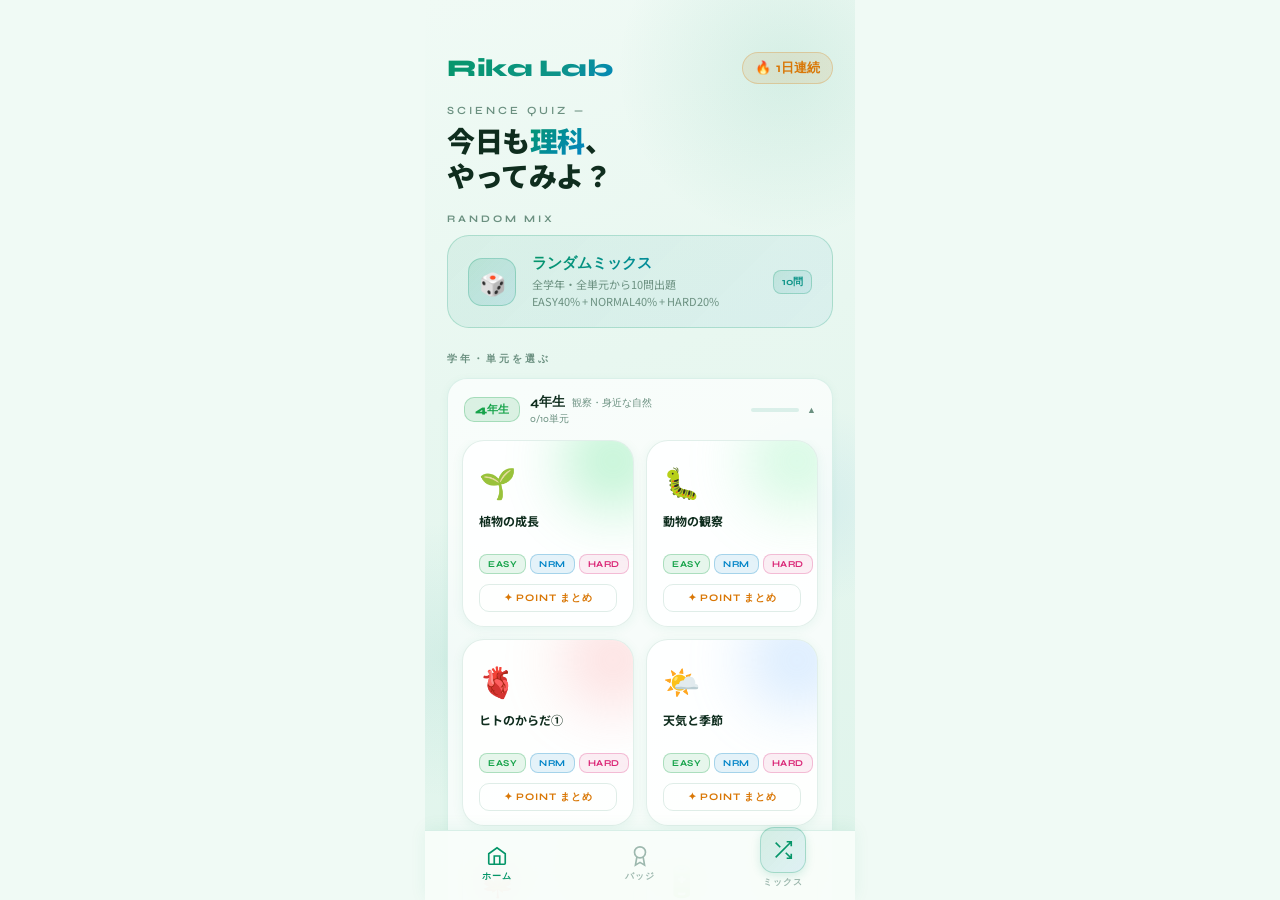
<file: index_old20260305.html>
<!DOCTYPE html>
<html lang="ja">
<head>
  <meta charset="UTF-8" />
  <meta name="viewport" content="width=device-width, initial-scale=1.0, maximum-scale=1.0, user-scalable=no, viewport-fit=cover" />
  <meta name="theme-color" content="#f0faf5" />
  <meta name="apple-mobile-web-app-capable" content="yes" />
  <meta name="apple-mobile-web-app-status-bar-style" content="default" />
  <meta name="apple-mobile-web-app-title" content="Rika Lab" />
  <link rel="preconnect" href="https://fonts.googleapis.com" />
  <link rel="preconnect" href="https://fonts.gstatic.com" crossorigin />
  <link href="https://fonts.googleapis.com/css2?family=Noto+Sans+JP:wght@300;400;500;700;900&family=Syne:wght@400;600;700;800&display=swap" rel="stylesheet" />
  <title>Rika Lab ✦</title>
  <style>
/* =============================================
   RIKA LAB — Complete Stylesheet
   Design: Light botanical × Gen Z editorial
   ============================================= */

*, *::before, *::after { margin: 0; padding: 0; box-sizing: border-box; -webkit-tap-highlight-color: transparent; }

:root {
  --c-bg:       #f0faf5;
  --c-bg2:      #e6f7ef;
  --c-surface:  rgba(255,255,255,0.80);
  --c-border:   rgba(16,120,80,0.13);
  --c-border2:  rgba(16,120,80,0.07);
  --c-text:     #0f2d1e;
  --c-muted:    #6b9080;
  --c-mint:     #059669;
  --c-teal:     #0d9488;
  --c-sky:      #0284c7;
  --c-green:    #16a34a;
  --c-pink:     #db2777;
  --c-gold:     #d97706;
  --c-orange:   #ea580c;
  --c-violet:   #7c3aed;
  --nav-h:      70px;
  --safe-bottom: env(safe-area-inset-bottom, 0px);
}

html { height: 100%; }

body {
  font-family: 'Noto Sans JP', sans-serif;
  background: var(--c-bg);
  color: var(--c-text);
  height: 100%;
  overflow: hidden;
  overscroll-behavior: none;
}

#app {
  position: relative;
  width: 100%;
  max-width: 430px;
  height: 100svh;
  margin: 0 auto;
  overflow: hidden;
  background: linear-gradient(165deg, #f0faf5 0%, #e8f7f0 40%, #dff4eb 100%);
}

/* ---- BACKGROUND ORBS ---- */
.orb {
  position: absolute;
  border-radius: 50%;
  pointer-events: none;
  z-index: 0;
  animation: orbFloat 12s ease-in-out infinite alternate;
}
.orb1 { width: 340px; height: 340px; top: -100px; right: -100px;
  background: radial-gradient(circle, rgba(5,150,105,0.10) 0%, transparent 70%); animation-delay: 0s; }
.orb2 { width: 280px; height: 280px; bottom: 100px; left: -120px;
  background: radial-gradient(circle, rgba(13,148,136,0.08) 0%, transparent 70%); animation-delay: -4s; }
.orb3 { width: 200px; height: 200px; top: 45%; right: -60px;
  background: radial-gradient(circle, rgba(2,132,199,0.07) 0%, transparent 70%); animation-delay: -8s; }

@keyframes orbFloat {
  from { transform: translate(0, 0) scale(1); }
  to   { transform: translate(20px, -30px) scale(1.1); }
}

/* ---- SCREENS ---- */
.screen {
  position: absolute;
  inset: 0;
  overflow-y: auto;
  overflow-x: hidden;
  padding-bottom: calc(var(--nav-h) + var(--safe-bottom) + 16px);
  z-index: 1;
  opacity: 0;
  pointer-events: none;
  transform: translateY(12px);
  transition: opacity 0.3s cubic-bezier(0.4,0,0.2,1), transform 0.3s cubic-bezier(0.4,0,0.2,1);
  -webkit-overflow-scrolling: touch;
}
.screen.active {
  opacity: 1;
  pointer-events: all;
  transform: translateY(0);
}
.screen::-webkit-scrollbar { display: none; }

/* ---- TOP HEADER ---- */
.top-bar {
  display: flex;
  align-items: center;
  justify-content: space-between;
  padding: 52px 22px 16px;
}
.logo {
  font-family: 'Syne', sans-serif;
  font-size: 24px;
  font-weight: 800;
  letter-spacing: -0.5px;
  background: linear-gradient(135deg, #059669 0%, #0d9488 60%, #0284c7 100%);
  -webkit-background-clip: text;
  -webkit-text-fill-color: transparent;
  background-clip: text;
}
.logo sup {
  font-size: 11px;
  letter-spacing: 2px;
  font-weight: 600;
  opacity: 0.7;
}
.streak-pill {
  display: flex;
  align-items: center;
  gap: 5px;
  background: rgba(217,119,6,0.10);
  border: 1px solid rgba(217,119,6,0.25);
  border-radius: 20px;
  padding: 6px 12px;
  font-family: 'Syne', sans-serif;
  font-size: 13px;
  font-weight: 700;
  color: var(--c-gold);
}

/* ---- HERO SECTION ---- */
.hero {
  padding: 4px 22px 20px;
}
.hero-sub {
  font-size: 11px;
  letter-spacing: 3px;
  color: var(--c-muted);
  font-family: 'Syne', sans-serif;
  font-weight: 600;
  text-transform: uppercase;
  margin-bottom: 6px;
}
.hero-heading {
  font-size: 28px;
  font-weight: 900;
  line-height: 1.25;
  letter-spacing: -0.5px;
}
.hero-heading .accent {
  background: linear-gradient(135deg, #059669, #0284c7);
  -webkit-background-clip: text;
  -webkit-text-fill-color: transparent;
  background-clip: text;
}

/* ---- SECTION LABEL ---- */
.section-label {
  font-family: 'Syne', sans-serif;
  font-size: 10px;
  font-weight: 700;
  letter-spacing: 3px;
  color: var(--c-muted);
  text-transform: uppercase;
  padding: 0 22px;
  margin-bottom: 12px;
}

/* ---- RANDOM BANNER ---- */
.random-banner {
  margin: 0 22px 24px;
  background: linear-gradient(135deg, rgba(5,150,105,0.08) 0%, rgba(2,132,199,0.06) 100%);
  border: 1px solid rgba(5,150,105,0.22);
  border-radius: 22px;
  padding: 18px 20px;
  display: flex;
  align-items: center;
  gap: 16px;
  cursor: pointer;
  position: relative;
  overflow: hidden;
  transition: transform 0.18s, border-color 0.18s;
  -webkit-tap-highlight-color: transparent;
}
.random-banner::before {
  content: '';
  position: absolute;
  inset: 0;
  background: linear-gradient(135deg, rgba(5,150,105,0.06), transparent);
  opacity: 0;
  transition: opacity 0.2s;
}
.random-banner:active { transform: scale(0.97); }
.random-banner:active::before { opacity: 1; }
.random-icon-wrap {
  width: 48px;
  height: 48px;
  border-radius: 14px;
  background: linear-gradient(135deg, rgba(5,150,105,0.15), rgba(2,132,199,0.10));
  border: 1px solid rgba(5,150,105,0.25);
  display: flex;
  align-items: center;
  justify-content: center;
  font-size: 22px;
  flex-shrink: 0;
}
.random-info { flex: 1; }
.random-title {
  font-family: 'Syne', sans-serif;
  font-size: 15px;
  font-weight: 800;
  background: linear-gradient(135deg, #059669, #0284c7);
  -webkit-background-clip: text;
  -webkit-text-fill-color: transparent;
  background-clip: text;
  margin-bottom: 3px;
}
.random-desc { font-size: 11px; color: var(--c-muted); line-height: 1.5; }
.random-badge {
  background: linear-gradient(135deg, rgba(5,150,105,0.12), rgba(2,132,199,0.08));
  border: 1px solid rgba(5,150,105,0.25);
  border-radius: 8px;
  padding: 4px 8px;
  font-family: 'Syne', sans-serif;
  font-size: 10px;
  font-weight: 700;
  color: var(--c-teal);
  flex-shrink: 0;
}

/* ---- UNIT GRID ---- */
.unit-grid {
  display: grid;
  grid-template-columns: 1fr 1fr;
  gap: 12px;
  padding: 0 22px;
}
.grade-unit-grid {
  padding: 0 0 4px;
}

/* ---- GRADE ACCORDION ---- */
#grade-accordion {
  padding: 0 22px;
  display: flex;
  flex-direction: column;
  gap: 10px;
}
.grade-section {
  border-radius: 20px;
  overflow: hidden;
  border: 1px solid rgba(5,150,105,0.12);
  background: rgba(255,255,255,0.7);
  box-shadow: 0 2px 10px rgba(5,150,105,0.06);
}
.grade-header {
  width: 100%;
  display: flex;
  align-items: center;
  justify-content: space-between;
  gap: 10px;
  padding: 14px 16px;
  background: none;
  border: none;
  cursor: pointer;
  text-align: left;
  -webkit-tap-highlight-color: transparent;
  transition: background 0.15s;
}
.grade-header:active { background: rgba(5,150,105,0.04); }
.grade-header-left { display: flex; align-items: center; gap: 10px; flex: 1; min-width: 0; }
.grade-badge {
  font-family: 'Syne', sans-serif;
  font-size: 11px;
  font-weight: 800;
  padding: 4px 10px;
  border-radius: 10px;
  white-space: nowrap;
  flex-shrink: 0;
}
.grade-header-info { min-width: 0; }
.grade-header-title {
  font-family: 'Syne', sans-serif;
  font-size: 13px;
  font-weight: 700;
  color: var(--c-text);
  white-space: nowrap;
  overflow: hidden;
  text-overflow: ellipsis;
}
.grade-desc {
  font-size: 10px;
  font-weight: 400;
  color: var(--c-muted);
  margin-left: 4px;
}
.grade-progress-text {
  font-family: 'Syne', sans-serif;
  font-size: 10px;
  color: var(--c-muted);
  margin-top: 1px;
}
.grade-header-right {
  display: flex;
  align-items: center;
  gap: 8px;
  flex-shrink: 0;
}
.grade-mini-bar {
  width: 48px;
  height: 4px;
  background: rgba(5,150,105,0.12);
  border-radius: 2px;
  overflow: hidden;
}
.grade-mini-fill {
  height: 100%;
  border-radius: 2px;
  transition: width 0.4s ease;
}
.grade-chevron {
  font-size: 9px;
  color: var(--c-muted);
  transition: transform 0.25s;
}
.grade-body {
  max-height: 0;
  overflow: hidden;
  transition: max-height 0.35s cubic-bezier(0.4, 0, 0.2, 1);
  padding: 0 14px;
}
.grade-body.open {
  max-height: 2000px;
  padding: 0 14px 14px;
}

.unit-card {
  background: rgba(255,255,255,0.85);
  border: 1px solid rgba(16,120,80,0.12);
  border-radius: 22px;
  padding: 18px 16px 14px;
  cursor: pointer;
  position: relative;
  overflow: hidden;
  transition: transform 0.18s, border-color 0.2s;
  box-shadow: 0 2px 12px rgba(5,150,105,0.07);
}
.unit-card:active { transform: scale(0.96); }
.unit-card-glow {
  position: absolute;
  top: -30px; right: -30px;
  width: 100px; height: 100px;
  border-radius: 50%;
  filter: blur(30px);
  opacity: 0.35;
  transition: opacity 0.3s;
}
.unit-card:active .unit-card-glow { opacity: 0.55; }
.unit-emoji { font-size: 30px; margin-bottom: 10px; display: block; }
.unit-name {
  font-size: 12px;
  font-weight: 700;
  line-height: 1.4;
  margin-bottom: 12px;
  color: var(--c-text);
}
.unit-progress {
  height: 2px;
  background: rgba(255,255,255,0.08);
  border-radius: 2px;
  margin-bottom: 10px;
  overflow: hidden;
}
.unit-progress-fill {
  height: 100%;
  border-radius: 2px;
  background: linear-gradient(90deg, var(--c-mint), var(--c-sky));
  transition: width 0.5s;
}
.unit-levels {
  display: flex;
  gap: 4px;
  margin-bottom: 10px;
}
.lvl-btn {
  font-family: 'Syne', sans-serif;
  font-size: 9px;
  font-weight: 700;
  letter-spacing: 0.5px;
  padding: 4px 8px;
  border-radius: 8px;
  border: none;
  cursor: pointer;
  transition: transform 0.12s, opacity 0.12s;
  flex: 1;
  text-align: center;
}
.lvl-btn:active { transform: scale(0.93); opacity: 0.8; }
.lvl-easy   { background: rgba(22,163,74,0.10); color: #16a34a; border: 1px solid rgba(22,163,74,0.28); }
.lvl-normal { background: rgba(2,132,199,0.10); color: #0284c7; border: 1px solid rgba(2,132,199,0.28); }
.lvl-hard   { background: rgba(219,39,119,0.08); color: #db2777; border: 1px solid rgba(219,39,119,0.25); }
.unit-point-btn {
  width: 100%;
  background: none;
  border: 1px solid var(--c-border);
  border-radius: 10px;
  padding: 6px 8px;
  font-family: 'Syne', sans-serif;
  font-size: 10px;
  font-weight: 700;
  letter-spacing: 1px;
  color: var(--c-gold);
  cursor: pointer;
  display: flex;
  align-items: center;
  justify-content: center;
  gap: 4px;
  transition: background 0.15s, border-color 0.15s;
}
.unit-point-btn:active { background: rgba(251,191,36,0.1); border-color: rgba(251,191,36,0.3); }

/* ---- QUIZ SCREEN ---- */
.quiz-topbar {
  display: flex;
  align-items: center;
  gap: 12px;
  padding: 52px 22px 16px;
}
.back-btn {
  width: 38px; height: 38px;
  border-radius: 12px;
  background: rgba(255,255,255,0.9);
  border: 1px solid rgba(16,120,80,0.15);
  display: flex;
  align-items: center;
  justify-content: center;
  cursor: pointer;
  color: var(--c-text);
  flex-shrink: 0;
  transition: background 0.15s;
  box-shadow: 0 1px 4px rgba(5,150,105,0.08);
}
.back-btn:active { background: rgba(240,250,245,0.9); }
.back-btn svg { width: 18px; height: 18px; }
.quiz-meta { flex: 1; min-width: 0; }
.quiz-unit-name {
  font-size: 11px;
  color: var(--c-muted);
  font-family: 'Syne', sans-serif;
  letter-spacing: 1.5px;
  white-space: nowrap;
  overflow: hidden;
  text-overflow: ellipsis;
}
.quiz-level-chip {
  display: inline-block;
  font-family: 'Syne', sans-serif;
  font-size: 10px;
  font-weight: 700;
  letter-spacing: 1px;
  padding: 3px 10px;
  border-radius: 8px;
  margin-top: 3px;
}
.chip-easy   { background: rgba(22,163,74,0.10); color: #15803d; }
.chip-normal { background: rgba(2,132,199,0.10); color: #0369a1; }
.chip-hard   { background: rgba(219,39,119,0.08); color: #be185d; }
.chip-mix    { background: rgba(124,58,237,0.08); color: #6d28d9; }
.quiz-counter {
  font-family: 'Syne', sans-serif;
  font-size: 13px;
  font-weight: 700;
  color: var(--c-muted);
  flex-shrink: 0;
}
.quiz-counter span { color: var(--c-text); }

.progress-wrap {
  margin: 0 22px 20px;
  height: 3px;
  background: rgba(5,150,105,0.12);
  border-radius: 3px;
  overflow: hidden;
}
.progress-fill {
  height: 100%;
  border-radius: 3px;
  background: linear-gradient(90deg, #059669, #0d9488, #0284c7);
  transition: width 0.45s cubic-bezier(0.4,0,0.2,1);
}

.question-wrap { padding: 0 22px; }
.question-card {
  background: rgba(255,255,255,0.92);
  border: 1px solid rgba(5,150,105,0.13);
  border-radius: 24px;
  padding: 24px 22px;
  margin-bottom: 14px;
  position: relative;
  overflow: hidden;
  box-shadow: 0 2px 16px rgba(5,150,105,0.08);
}
.question-card::before {
  content: '';
  position: absolute;
  top: 0; left: 0;
  width: 100%; height: 3px;
  background: linear-gradient(90deg, #059669, #0d9488, #0284c7);
}
.q-num {
  font-family: 'Syne', sans-serif;
  font-size: 10px;
  font-weight: 700;
  letter-spacing: 3px;
  color: var(--c-muted);
  margin-bottom: 14px;
  display: flex;
  align-items: center;
  gap: 8px;
}
.q-num::after {
  content: '';
  flex: 1;
  height: 1px;
  background: var(--c-border);
}
.q-text {
  font-size: 16px;
  font-weight: 700;
  line-height: 1.65;
  letter-spacing: 0.3px;
}

.choices { display: flex; flex-direction: column; gap: 10px; }
.choice {
  display: flex;
  align-items: center;
  gap: 12px;
  padding: 14px 16px;
  background: rgba(255,255,255,0.88);
  border: 1px solid rgba(5,150,105,0.13);
  border-radius: 16px;
  cursor: pointer;
  transition: all 0.18s;
  text-align: left;
  font-size: 14px;
  font-weight: 500;
  color: var(--c-text);
  font-family: 'Noto Sans JP', sans-serif;
  line-height: 1.5;
  position: relative;
  overflow: hidden;
  box-shadow: 0 1px 4px rgba(5,150,105,0.05);
}
.choice:not(:disabled):active { transform: scale(0.98); }
.choice:not(:disabled):hover {
  background: rgba(240,250,245,0.95);
  border-color: rgba(5,150,105,0.25);
  transform: translateX(3px);
}
.choice:disabled { cursor: default; }
.choice-key {
  width: 28px; height: 28px;
  border-radius: 9px;
  background: rgba(5,150,105,0.07);
  border: 1px solid rgba(5,150,105,0.15);
  display: flex; align-items: center; justify-content: center;
  font-family: 'Syne', sans-serif;
  font-size: 11px;
  font-weight: 700;
  flex-shrink: 0;
  transition: all 0.18s;
  color: var(--c-muted);
}
.choice.correct {
  background: rgba(22,163,74,0.08);
  border-color: rgba(22,163,74,0.40);
  color: #15803d;
}
.choice.correct .choice-key {
  background: #16a34a;
  border-color: #16a34a;
  color: #fff;
}
.choice.wrong {
  background: rgba(219,39,119,0.05);
  border-color: rgba(219,39,119,0.20);
  color: var(--c-muted);
}
.choice.wrong .choice-key {
  background: rgba(219,39,119,0.10);
  border-color: rgba(219,39,119,0.25);
  color: #db2777;
}
.choice-shimmer {
  position: absolute;
  inset: 0;
  background: linear-gradient(90deg, transparent, rgba(22,163,74,0.07), transparent);
  transform: translateX(-100%);
  animation: shimmer 0.5s ease forwards;
}
@keyframes shimmer { to { transform: translateX(100%); } }

.explanation-card {
  margin-top: 12px;
  background: linear-gradient(135deg, rgba(5,150,105,0.07), rgba(2,132,199,0.04));
  border: 1px solid rgba(5,150,105,0.20);
  border-radius: 16px;
  padding: 14px 16px;
  display: flex;
  gap: 10px;
  animation: fadeUp 0.3s ease;
}
@keyframes fadeUp { from { opacity: 0; transform: translateY(8px); } to { opacity: 1; transform: translateY(0); } }
.explanation-icon { font-size: 16px; flex-shrink: 0; margin-top: 1px; }
.explanation-text { font-size: 12px; line-height: 1.7; color: #065f46; }

.next-btn {
  width: 100%;
  margin-top: 16px;
  padding: 16px;
  border-radius: 16px;
  border: none;
  background: linear-gradient(135deg, #059669, #0d9488);
  color: #fff;
  font-family: 'Syne', sans-serif;
  font-size: 14px;
  font-weight: 800;
  letter-spacing: 1px;
  cursor: pointer;
  transition: opacity 0.2s, transform 0.18s;
  display: flex;
  align-items: center;
  justify-content: center;
  gap: 8px;
  box-shadow: 0 4px 14px rgba(5,150,105,0.25);
}
.next-btn:active { opacity: 0.88; transform: scale(0.98); }

/* ---- RESULT SCREEN ---- */
.result-screen {
  padding: 52px 22px 32px;
  display: flex;
  flex-direction: column;
  align-items: center;
  min-height: calc(100svh - var(--nav-h) - var(--safe-bottom));
}
.result-stars {
  font-size: 40px;
  letter-spacing: 4px;
  margin-bottom: 16px;
  animation: starPop 0.5s cubic-bezier(0.34,1.56,0.64,1) forwards;
}
@keyframes starPop { from { transform: scale(0.5); opacity: 0; } to { transform: scale(1); opacity: 1; } }
.result-score-ring {
  width: 140px; height: 140px;
  margin-bottom: 24px;
  position: relative;
}
.result-score-ring svg { width: 100%; height: 100%; transform: rotate(-90deg); }
.ring-bg { fill: none; stroke: rgba(5,150,105,0.12); stroke-width: 6; }
.ring-fill {
  fill: none;
  stroke: url(#ringGrad);
  stroke-width: 6;
  stroke-linecap: round;
  stroke-dasharray: 339.3;
  stroke-dashoffset: 339.3;
  transition: stroke-dashoffset 1s cubic-bezier(0.4,0,0.2,1) 0.3s;
}
.result-score-label {
  position: absolute;
  inset: 0;
  display: flex;
  flex-direction: column;
  align-items: center;
  justify-content: center;
}
.result-score-num {
  font-family: 'Syne', sans-serif;
  font-size: 36px;
  font-weight: 800;
  background: linear-gradient(135deg, #059669, #0284c7);
  -webkit-background-clip: text;
  -webkit-text-fill-color: transparent;
  background-clip: text;
  line-height: 1;
}
.result-score-total { font-size: 13px; color: var(--c-muted); margin-top: 4px; }
.result-message {
  font-size: 18px;
  font-weight: 900;
  margin-bottom: 6px;
  text-align: center;
}
.result-sub {
  font-size: 12px;
  color: var(--c-muted);
  margin-bottom: 28px;
  text-align: center;
  line-height: 1.6;
}
.earned-badges {
  width: 100%;
  margin-bottom: 28px;
}
.earned-badges-title {
  font-family: 'Syne', sans-serif;
  font-size: 10px;
  font-weight: 700;
  letter-spacing: 3px;
  color: var(--c-muted);
  text-align: center;
  margin-bottom: 12px;
}
.earned-badges-list {
  display: flex;
  gap: 10px;
  justify-content: center;
  flex-wrap: wrap;
}
.earned-badge-item {
  display: flex;
  flex-direction: column;
  align-items: center;
  gap: 4px;
  animation: badgePop 0.4s cubic-bezier(0.34,1.56,0.64,1) both;
}
@keyframes badgePop { from { transform: scale(0); opacity: 0; } to { transform: scale(1); opacity: 1; } }
.earned-badge-emoji {
  width: 52px; height: 52px;
  border-radius: 16px;
  background: linear-gradient(135deg, rgba(251,191,36,0.15), rgba(251,191,36,0.08));
  border: 1px solid rgba(251,191,36,0.3);
  display: flex;
  align-items: center;
  justify-content: center;
  font-size: 24px;
}
.earned-badge-name { font-size: 10px; color: var(--c-gold); font-weight: 700; }

.result-btns { display: flex; flex-direction: column; gap: 10px; width: 100%; }
.btn-primary {
  padding: 16px;
  border-radius: 16px;
  border: none;
  background: linear-gradient(135deg, #059669, #0d9488);
  color: #fff;
  font-family: 'Syne', sans-serif;
  font-size: 14px;
  font-weight: 800;
  letter-spacing: 1px;
  cursor: pointer;
  transition: opacity 0.2s, transform 0.18s;
  box-shadow: 0 4px 14px rgba(5,150,105,0.25);
}
.btn-primary:active { opacity: 0.88; transform: scale(0.98); }
.btn-secondary {
  padding: 14px;
  border-radius: 16px;
  border: 1px solid rgba(5,150,105,0.18);
  background: rgba(255,255,255,0.8);
  color: var(--c-text);
  font-family: 'Syne', sans-serif;
  font-size: 13px;
  font-weight: 700;
  letter-spacing: 1px;
  cursor: pointer;
  transition: background 0.15s;
}
.btn-secondary:active { background: rgba(240,250,245,0.95); }

/* ---- BADGES SCREEN ---- */
.badges-screen { padding: 52px 22px 32px; }
.badges-header { margin-bottom: 24px; }
.badges-count {
  font-family: 'Syne', sans-serif;
  font-size: 13px;
  color: var(--c-muted);
  margin-top: 6px;
}
.badges-count span { color: var(--c-gold); font-weight: 700; font-size: 18px; }
.badge-grid {
  display: grid;
  grid-template-columns: repeat(3, 1fr);
  gap: 12px;
}
.badge-item {
  display: flex;
  flex-direction: column;
  align-items: center;
  gap: 6px;
  padding: 16px 8px;
  background: rgba(255,255,255,0.82);
  border: 1px solid rgba(5,150,105,0.12);
  border-radius: 18px;
  transition: transform 0.15s;
  cursor: default;
  position: relative;
  overflow: hidden;
  box-shadow: 0 1px 6px rgba(5,150,105,0.05);
}
.badge-item.unlocked {
  border-color: rgba(217,119,6,0.25);
  background: linear-gradient(135deg, rgba(217,119,6,0.06), rgba(217,119,6,0.02));
}
.badge-item.unlocked.rare {
  border-color: rgba(124,58,237,0.28);
  background: linear-gradient(135deg, rgba(124,58,237,0.07), rgba(2,132,199,0.05));
}
.badge-emoji-wrap {
  width: 50px; height: 50px;
  border-radius: 14px;
  display: flex;
  align-items: center;
  justify-content: center;
  font-size: 24px;
  position: relative;
}
.badge-item.locked .badge-emoji-wrap { filter: grayscale(1); opacity: 0.3; }
.badge-item.unlocked .badge-emoji-wrap {
  background: linear-gradient(135deg, rgba(251,191,36,0.15), rgba(251,191,36,0.05));
}
.badge-item.unlocked.rare .badge-emoji-wrap {
  background: linear-gradient(135deg, rgba(196,181,253,0.2), rgba(125,211,252,0.1));
}
.rare-glow {
  position: absolute;
  inset: 0;
  border-radius: 14px;
  background: linear-gradient(135deg, rgba(196,181,253,0.3), rgba(125,211,252,0.2));
  animation: rareGlow 2s ease-in-out infinite alternate;
}
@keyframes rareGlow { from { opacity: 0.4; } to { opacity: 0.8; } }
.badge-name {
  font-size: 10px;
  font-weight: 700;
  text-align: center;
  line-height: 1.3;
  color: #94a3b8;
}
.badge-item.unlocked .badge-name { color: #d97706; }
.badge-item.unlocked.rare .badge-name { color: #7c3aed; }
.badge-new-dot {
  position: absolute;
  top: 8px; right: 8px;
  width: 8px; height: 8px;
  border-radius: 50%;
  background: #4ade80;
  box-shadow: 0 0 6px #4ade80;
}

/* ---- POINT OVERLAY ---- */
.overlay {
  position: fixed;
  inset: 0;
  z-index: 200;
  display: flex;
  align-items: flex-end;
  transition: opacity 0.25s;
}
.overlay.hidden { opacity: 0; pointer-events: none; }
.overlay-bg {
  position: absolute;
  inset: 0;
  background: rgba(0,0,0,0.6);
  backdrop-filter: blur(6px);
}
.overlay-sheet {
  position: relative;
  z-index: 1;
  width: 100%;
  max-width: 430px;
  margin: 0 auto;
  background: #f8fdfb;
  border-top: 1px solid rgba(5,150,105,0.15);
  border-radius: 28px 28px 0 0;
  padding: 20px 24px calc(32px + var(--safe-bottom));
  max-height: 85svh;
  overflow-y: auto;
  transform: translateY(20px);
  transition: transform 0.3s cubic-bezier(0.4,0,0.2,1);
  box-shadow: 0 -4px 30px rgba(5,150,105,0.10);
}
.overlay:not(.hidden) .overlay-sheet { transform: translateY(0); }
.overlay-handle {
  width: 36px; height: 4px;
  border-radius: 2px;
  background: rgba(5,150,105,0.18);
  margin: 0 auto 20px;
}
.point-unit-header {
  display: flex;
  align-items: center;
  gap: 14px;
  margin-bottom: 20px;
}
.point-unit-emoji {
  font-size: 36px;
  width: 60px; height: 60px;
  border-radius: 18px;
  background: var(--c-surface);
  border: 1px solid var(--c-border);
  display: flex;
  align-items: center;
  justify-content: center;
  flex-shrink: 0;
}
.point-unit-title {
  font-size: 10px;
  color: var(--c-muted);
  font-family: 'Syne', sans-serif;
  letter-spacing: 2px;
  margin-bottom: 4px;
}
.point-unit-name { font-size: 18px; font-weight: 900; }
.point-divider {
  height: 1px;
  background: var(--c-border);
  margin-bottom: 18px;
}
.point-list { display: flex; flex-direction: column; gap: 12px; }
.point-item {
  display: flex;
  gap: 12px;
  padding: 14px 16px;
  background: rgba(255,255,255,0.85);
  border: 1px solid rgba(5,150,105,0.10);
  border-radius: 14px;
  align-items: flex-start;
  box-shadow: 0 1px 4px rgba(5,150,105,0.05);
}
.point-item-icon {
  font-size: 20px;
  flex-shrink: 0;
  margin-top: 1px;
}
.point-item-text {
  font-size: 13px;
  line-height: 1.65;
  font-weight: 500;
  color: #0f2d1e;
}
.point-label {
  font-family: 'Syne', sans-serif;
  font-size: 9px;
  font-weight: 700;
  letter-spacing: 2px;
  color: #059669;
  margin-bottom: 20px;
  display: flex;
  align-items: center;
  gap: 8px;
}
.point-label::before, .point-label::after {
  content: '';
  flex: 1;
  height: 1px;
  background: rgba(5,150,105,0.18);
}

/* ---- BADGE UNLOCK POPUP ---- */
.badge-unlock-popup {
  position: relative;
  z-index: 1;
  background: #fffdf7;
  border: 1px solid rgba(217,119,6,0.25);
  border-radius: 28px;
  padding: 36px 28px 28px;
  margin: 20px;
  text-align: center;
  animation: popIn 0.45s cubic-bezier(0.34,1.56,0.64,1) both;
  box-shadow: 0 8px 40px rgba(217,119,6,0.12);
}
@keyframes popIn { from { transform: scale(0.7); opacity: 0; } to { transform: scale(1); opacity: 1; } }
.badge-unlock-glow {
  position: absolute;
  top: -40px; left: 50%;
  transform: translateX(-50%);
  width: 150px; height: 150px;
  background: radial-gradient(circle, rgba(251,191,36,0.2), transparent 70%);
  pointer-events: none;
}
.badge-unlock-label {
  font-family: 'Syne', sans-serif;
  font-size: 10px;
  font-weight: 700;
  letter-spacing: 3px;
  color: var(--c-gold);
  margin-bottom: 16px;
}
.badge-unlock-emoji {
  font-size: 56px;
  margin-bottom: 14px;
  display: block;
  animation: emojiSpin 0.5s ease 0.2s both;
}
@keyframes emojiSpin { from { transform: rotate(-20deg) scale(0.8); } to { transform: rotate(0) scale(1); } }
.badge-unlock-name {
  font-size: 20px;
  font-weight: 900;
  margin-bottom: 6px;
  color: var(--c-gold);
}
.badge-unlock-desc {
  font-size: 13px;
  color: var(--c-muted);
  margin-bottom: 24px;
  line-height: 1.6;
}
.badge-unlock-close {
  width: 100%;
  padding: 14px;
  border-radius: 14px;
  border: none;
  background: linear-gradient(135deg, rgba(251,191,36,0.2), rgba(251,191,36,0.1));
  border: 1px solid rgba(251,191,36,0.3);
  color: var(--c-gold);
  font-family: 'Syne', sans-serif;
  font-size: 13px;
  font-weight: 800;
  letter-spacing: 1px;
  cursor: pointer;
  transition: opacity 0.15s;
}

/* ---- BOTTOM NAV ---- */
.bottom-nav {
  position: fixed;
  bottom: 0;
  left: 50%;
  transform: translateX(-50%);
  width: 100%;
  max-width: 430px;
  height: calc(var(--nav-h) + var(--safe-bottom));
  background: rgba(248,253,250,0.94);
  backdrop-filter: blur(24px);
  -webkit-backdrop-filter: blur(24px);
  border-top: 1px solid rgba(5,150,105,0.13);
  display: flex;
  align-items: flex-start;
  padding-top: 8px;
  z-index: 100;
  box-shadow: 0 -2px 16px rgba(5,150,105,0.07);
}
.nav-btn {
  flex: 1;
  display: flex;
  flex-direction: column;
  align-items: center;
  gap: 3px;
  background: none;
  border: none;
  cursor: pointer;
  color: #9db8ae;
  font-family: 'Syne', sans-serif;
  font-size: 9px;
  font-weight: 700;
  letter-spacing: 1px;
  padding: 6px 0;
  transition: color 0.2s;
}
.nav-btn svg { width: 22px; height: 22px; }
.nav-btn.active { color: #059669; }
.nav-btn-special {
  width: 46px; height: 46px;
  border-radius: 14px;
  background: linear-gradient(135deg, rgba(5,150,105,0.15), rgba(2,132,199,0.10));
  border: 1px solid rgba(5,150,105,0.25);
  display: flex;
  align-items: center;
  justify-content: center;
  margin-top: -18px;
  color: #059669;
  transition: transform 0.18s, opacity 0.18s;
  box-shadow: 0 3px 10px rgba(5,150,105,0.15);
}
.nav-btn:active .nav-btn-special { transform: scale(0.93); opacity: 0.85; }

/* ---- UTILITIES ---- */
.hidden { opacity: 0 !important; pointer-events: none !important; }
@keyframes pulse { 0%, 100% { opacity: 1; } 50% { opacity: 0.5; } }
.pulse { animation: pulse 1.5s ease-in-out infinite; }
  </style>
</head>
<body>
  <div id="app">
    <div class="orb orb1"></div>
    <div class="orb orb2"></div>
    <div class="orb orb3"></div>
    <div id="screen-home" class="screen active"></div>
    <div id="screen-quiz" class="screen"></div>
    <div id="screen-result" class="screen"></div>
    <nav class="bottom-nav" id="bottom-nav">
      <button class="nav-btn active" data-tab="home">
        <svg viewBox="0 0 24 24" fill="none" stroke="currentColor" stroke-width="1.8"><path d="M3 9.5L12 3l9 6.5V20a1 1 0 01-1 1H4a1 1 0 01-1-1V9.5z"/><path d="M9 21V12h6v9"/></svg>
        <span>ホーム</span>
      </button>
      <button class="nav-btn" data-tab="badges">
        <svg viewBox="0 0 24 24" fill="none" stroke="currentColor" stroke-width="1.8"><circle cx="12" cy="8" r="6"/><path d="M8.56 13.16L7 22l5-3 5 3-1.56-8.84"/></svg>
        <span>バッジ</span>
      </button>
      <button class="nav-btn" id="random-nav-btn">
        <div class="nav-btn-special">
          <svg viewBox="0 0 24 24" fill="none" stroke="currentColor" stroke-width="1.8"><path d="M16 3h5v5M4 20L21 3M21 16v5h-5M15 15l6 6M4 4l5 5"/></svg>
        </div>
        <span>ミックス</span>
      </button>
    </nav>
    <div id="point-overlay" class="overlay hidden">
      <div class="overlay-bg" id="point-overlay-close"></div>
      <div class="overlay-sheet" id="point-sheet"></div>
    </div>
    <div id="badge-unlock-overlay" class="overlay hidden">
      <div class="overlay-bg"></div>
      <div class="badge-unlock-popup" id="badge-unlock-popup"></div>
    </div>
    <!-- Badge screen (hidden tab) -->
    <div id="screen-badges" class="screen"></div>
  </div>
  <script>
// =============================================
//  RIKA LAB — Data
// =============================================

// =============================================
//  RIKA LAB — Units & Questions Data
//  四谷大塚カリキュラム対応（4〜6年生）
// =============================================

const GRADE_GROUPS = [
  { id: 'g4', label: '4年生', color: '#16a34a', desc: '観察・身近な自然' },
  { id: 'g5', label: '5年生', color: '#0284c7', desc: '本格単元学習' },
  { id: 'g6', label: '6年生', color: '#db2777', desc: '計算・応用・総合' },
];

const UNITS = [
  // ===== 4年生 =====
  {
    id: 'g4_plants', grade: 'g4', name: '植物の成長', emoji: '🌱', color: '#4ade80',
    point: { items: [
      { icon: '🌿', text: '発芽の3条件：水・適切な温度・空気（光は不要！）' },
      { icon: '☀️', text: '成長の条件：光・肥料（水・温度・空気は発芽と共通）' },
      { icon: '🍃', text: '光合成：葉が光を受けてデンプンをつくる。葉緑体で行われる' },
      { icon: '🌸', text: '季節の植物：春→アブラナ・桜 夏→ヒマワリ 秋→コスモス' },
      { icon: '💧', text: '根・茎・葉のつながり：根が吸収した水が茎を通って葉へ' },
    ]}
  },
  {
    id: 'g4_animals', grade: 'g4', name: '動物の観察', emoji: '🐛', color: '#86efac',
    point: { items: [
      { icon: '🦋', text: '完全変態：卵→幼虫→さなぎ→成虫（チョウ・カブトムシ・ハチ）' },
      { icon: '🦗', text: '不完全変態：卵→幼虫→成虫（バッタ・トンボ・セミ）' },
      { icon: '🐟', text: '魚の体：背骨がある（脊椎動物）。えら呼吸。変温動物' },
      { icon: '🐦', text: '鳥の体：背骨あり・恒温動物・卵生・肺呼吸・羽毛がある' },
      { icon: '🔎', text: '昆虫の特徴：体が頭・胸・腹の3つ / 足が6本 / 触角2本' },
    ]}
  },
  {
    id: 'g4_body', grade: 'g4', name: 'ヒトのからだ①', emoji: '🫀', color: '#fca5a5',
    point: { items: [
      { icon: '🍚', text: '消化：食べ物を分解して吸収できる形にする。小腸で吸収' },
      { icon: '🫁', text: '呼吸：肺で酸素を取り込み、二酸化炭素を出す' },
      { icon: '💓', text: '心臓：血液を全身に送るポンプ。1分間に約70回拍動' },
      { icon: '🩸', text: '血液：酸素・栄養・不要物を運ぶ。心臓→動脈→毛細血管→静脈' },
      { icon: '🧪', text: 'デンプンの検出：ヨウ素液→青紫色に変化する' },
    ]}
  },
  {
    id: 'g4_weather', grade: 'g4', name: '天気と季節', emoji: '🌤️', color: '#93c5fd',
    point: { items: [
      { icon: '☁️', text: '雲の種類：積雲（晴れ）積乱雲（雷雨）層雲（霧雨）巻雲（高い）' },
      { icon: '🌡️', text: '気温の測り方：日陰・地上1.2〜1.5mの高さ・温度計を風通しよく' },
      { icon: '🌧️', text: '雨のでき方：水蒸気→雲粒→水滴が集まって雨つぶになる' },
      { icon: '🍂', text: '四季の変化：気温・日照時間・植物の状態で季節を判断' },
      { icon: '🌈', text: '虹：雨上がりに太陽の反対側にできる。光の屈折・反射による' },
    ]}
  },
  {
    id: 'g4_seasons', grade: 'g4', name: '季節の生物', emoji: '🍁', color: '#fdba74',
    point: { items: [
      { icon: '🐻', text: '冬眠する動物：クマ・カエル・ヘビ・コウモリ。体温を下げてエネルギーを節約' },
      { icon: '🦅', text: '渡り鳥：秋にツバメが南へ。冬にハクチョウ・マガモが北から来る' },
      { icon: '🌿', text: '落葉樹と常緑樹：サクラは落葉樹。スギ・マツは常緑樹' },
      { icon: '🌱', text: '種子の冬越し：多くの一年草は種子で越冬。発芽は春の暖かさを待つ' },
      { icon: '🐸', text: 'カエルの一生：卵→おたまじゃくし→カエル（変態）。水辺に産卵' },
    ]}
  },
  {
    id: 'g4_electricity1', grade: 'g4', name: '電気①', emoji: '🔋', color: '#fde68a',
    point: { items: [
      { icon: '⚡', text: '回路：電気が流れる道すじ。電池・導線・豆電球でつくる' },
      { icon: '🔌', text: '直列つなぎ：電球が直列→明るさ同じ。1つ消えると全部消える' },
      { icon: '💡', text: '並列つなぎ：電球が並列→それぞれ独立。1つ消えても残りは点灯' },
      { icon: '🧲', text: '導体：銅・鉄・アルミなど金属。絶縁体：ゴム・ガラス・プラスチック' },
      { icon: '🔍', text: '電流の向き：電池の＋極から出て、−極へ戻る（外回り）' },
    ]}
  },
  {
    id: 'g4_electricity2', grade: 'g4', name: '電気②（光・音・熱）', emoji: '💡', color: '#fef08a',
    point: { items: [
      { icon: '🌡️', text: 'ニクロム線：電流が流れると発熱する（電熱線の一種）' },
      { icon: '🔊', text: '電磁石：コイルに電流を流すと磁石になる。向き・強さを変えられる' },
      { icon: '🧲', text: '電磁石の強さ：コイルの巻き数を増やす・電流を大きくすると強くなる' },
      { icon: '💡', text: 'LED vs 豆電球：LEDは少ない電力で明るく光る・長持ちする' },
      { icon: '⚡', text: '乾電池の直列：電圧が増えて明るくなる / 並列：長持ちするが明るさ同じ' },
    ]}
  },
  {
    id: 'g4_matter', grade: 'g4', name: 'ものの性質', emoji: '⚖️', color: '#d9f99d',
    point: { items: [
      { icon: '⚖️', text: '重さ：形を変えても重さは変わらない（粘土を押しても同じ）' },
      { icon: '📦', text: '体積：同じ重さでも体積はものによって違う（鉄 vs 木など）' },
      { icon: '🧂', text: '溶け方：食塩は水に溶けても重さは変わらない（見えなくなるだけ）' },
      { icon: '🌡️', text: '温度と溶解度：水温が上がると食塩・ミョウバンは多く溶ける' },
      { icon: '🔬', text: '濾過：液体と溶けない固体を分ける方法（ろ紙を使う）' },
    ]}
  },
  {
    id: 'g4_river', grade: 'g4', name: '流水と地形', emoji: '🏔️', color: '#bef264',
    point: { items: [
      { icon: '🏔️', text: '川の上流：流れが速い・大きい岩・V字谷。下流：遅い・砂や泥・広い川原' },
      { icon: '🌊', text: '川のはたらき：侵食（削る）・運搬（運ぶ）・堆積（積もる）' },
      { icon: '🏖️', text: '三角州（デルタ）：河口に砂・泥が堆積してできる三角形の地形' },
      { icon: '🪨', text: '扇状地：山から平野に出た場所に砂・礫が堆積してできる扇形の地形' },
      { icon: '🌧️', text: '洪水・土砂崩れ：大雨で川の水が増えて氾濫。山の斜面も崩れやすくなる' },
    ]}
  },
  {
    id: 'g4_spring', grade: 'g4', name: 'ばね', emoji: '🪝', color: '#a5f3fc',
    point: { items: [
      { icon: '📏', text: 'フックの法則：ばねの伸びは力（おもりの重さ）に比例する' },
      { icon: '⚖️', text: 'ばねばかり：ばねの伸びを利用して力（重さ）を測る道具' },
      { icon: '🔄', text: 'ばねの特性：自然長に戻ろうとする力（弾性力）が働く' },
      { icon: '➕', text: '直列つなぎ：伸びが2倍になる / 並列つなぎ：伸びが半分になる' },
      { icon: '⚖️', text: 'つりあい：上向きの力＝下向きの力 のとき静止する' },
    ]}
  },

  // ===== 5年生 =====
  {
    id: 'g5_plants', grade: 'g5', name: '植物のつくりと働き', emoji: '🌿', color: '#4ade80',
    point: { items: [
      { icon: '🌺', text: '花のつくり：がく・花びら・おしべ・めしべ。受粉→種子・果実をつくる' },
      { icon: '🌱', text: '根のつくり：ひげ根（単子葉）と主根・側根（双子葉）。吸水と固定' },
      { icon: '🍃', text: '葉脈：平行脈（単子葉）と網状脈（双子葉）。水と栄養の通り道' },
      { icon: '💦', text: '蒸散：葉の気孔から水蒸気が出る。根からの吸水力につながる' },
      { icon: '🌾', text: '種子の散布：風（タンポポ・マツ）・動物（オナモミ）・水（ヤシ）' },
    ]}
  },
  {
    id: 'g5_animals', grade: 'g5', name: '動物の分類・生態', emoji: '🦎', color: '#86efac',
    point: { items: [
      { icon: '🐟', text: '脊椎動物5類：魚類・両生類・は虫類・鳥類・哺乳類（背骨あり）' },
      { icon: '🦑', text: '無脊椎動物：昆虫・クモ・甲殻類・軟体動物（イカ・タコ）など' },
      { icon: '🌿', text: '食物連鎖：植物（生産者）→草食動物→肉食動物。頂点捕食者まで' },
      { icon: '🔄', text: '物質の循環：炭素・窒素が生態系を循環する。分解者（微生物）が重要' },
      { icon: '🐸', text: '両生類の特徴：幼生は水中（えら呼吸）・成体は陸上（肺＋皮膚呼吸）' },
    ]}
  },
  {
    id: 'g5_body', grade: 'g5', name: 'ヒトのからだ②', emoji: '🧠', color: '#f9a8d4',
    point: { items: [
      { icon: '🧠', text: '神経系：脳（判断）・せきずい（中継）・感覚神経・運動神経' },
      { icon: '⚡', text: '反射：熱いもの→手を引く。脳を通らずせきずいで処理→速い！' },
      { icon: '👁️', text: '感覚器官：目（光）・耳（音・平衡）・鼻（におい）・舌（味）・皮膚（触覚）' },
      { icon: '🦴', text: '骨格・筋肉：骨は支持・保護・造血。筋肉は縮む力だけ（伸ばすのは拮抗筋）' },
      { icon: '🔬', text: '細胞：生物の基本単位。細胞膜・核・細胞質。植物は細胞壁あり' },
    ]}
  },
  {
    id: 'g5_electricity', grade: 'g5', name: '電流と磁界', emoji: '🧲', color: '#fbbf24',
    point: { items: [
      { icon: '⚡', text: 'オームの法則：電圧(V) = 電流(A) × 抵抗(Ω) ← 入試最頻出！' },
      { icon: '🔋', text: '直列：電流が同じ・電圧の和 / 並列：電圧が同じ・電流の和' },
      { icon: '🧲', text: '磁力線：N極から出てS極へ入る。磁界の向きを表す' },
      { icon: '🔄', text: '電磁誘導：磁石を動かす→コイルに電流が流れる（発電の原理）' },
      { icon: '📡', text: 'モーター：電流が磁界から力を受けて回転する（フレミング左手の法則）' },
    ]}
  },
  {
    id: 'g5_light', grade: 'g5', name: '光', emoji: '🌈', color: '#c4b5fd',
    point: { items: [
      { icon: '🪞', text: '反射の法則：入射角＝反射角。鏡に当たった光は規則正しく跳ね返る' },
      { icon: '🔮', text: '屈折：光が水やガラスに入ると曲がる。空気→水は水面に近づく向きに' },
      { icon: '🔍', text: '凸レンズ：平行光線を焦点に集める。焦点距離が重要' },
      { icon: '🌈', text: 'プリズム：白色光を分けると虹色（分散）。赤が一番曲がりにくい' },
      { icon: '👁️', text: '目のつくり：レンズ（水晶体）で屈折→網膜に像を結ぶ。倒立実像' },
    ]}
  },
  {
    id: 'g5_sound', grade: 'g5', name: '音', emoji: '🎵', color: '#a5f3fc',
    point: { items: [
      { icon: '🔊', text: '音の伝わり：物体の振動が空気を伝わる。真空中では伝わらない' },
      { icon: '📏', text: '音の高さ：振動数（Hz）で決まる。弦が短い・細い・張りが強い→高い音' },
      { icon: '📢', text: '音の大きさ：振幅が大きいほど大きい音。単位はdB（デシベル）' },
      { icon: '🏔️', text: 'やまびこ（反響）：音が壁や山に反射して戻ってくる。距離の計算に使う' },
      { icon: '🌊', text: '音の速さ：空気中で約340m/s。光より遅い（雷と稲妻のタイムラグ）' },
    ]}
  },
  {
    id: 'g5_force', grade: 'g5', name: '力と運動', emoji: '⚙️', color: '#fed7aa',
    point: { items: [
      { icon: '⚖️', text: 'てこの原理：力点×距離＝作用点×距離（つりあいの式）← 計算頻出' },
      { icon: '🪢', text: '滑車：動滑車1つ→力は半分・距離は2倍。定滑車→向きが変わるだけ' },
      { icon: '🌊', text: '浮力：物体が押しのけた液体の重さ分だけ上向きの力が働く' },
      { icon: '📐', text: '力の合成：同じ向きなら足す・逆なら引く。つりあいは合力が0' },
      { icon: '🏃', text: '速さ：速さ(m/s) = 距離(m) ÷ 時間(s)。等速直線運動を理解しよう' },
    ]}
  },
  {
    id: 'g5_solution', grade: 'g5', name: 'ものの溶け方', emoji: '🧪', color: '#a7f3d0',
    point: { items: [
      { icon: '🌡️', text: '溶解度：水100gに溶ける最大量。温度↑→食塩はほぼ変わらず、ミョウバンは急増' },
      { icon: '🔮', text: '飽和水溶液：これ以上溶けない状態。飽和量を超えると結晶が出る' },
      { icon: '❄️', text: '再結晶：高温で飽和させて冷やすと結晶が出てくる（ミョウバンに有効）' },
      { icon: '📊', text: '濃さ(%)：溶質(g) ÷ 溶液(g) × 100。溶液＝溶質＋溶媒' },
      { icon: '🔬', text: '水溶液の性質：均一・透明・時間がたっても変化しない' },
    ]}
  },
  {
    id: 'g5_water', grade: 'g5', name: '空気と水の変化', emoji: '💧', color: '#bae6fd',
    point: { items: [
      { icon: '💧', text: '水の三態：固体（氷）0℃以下→液体（水）→気体（水蒸気）100℃以上' },
      { icon: '🌡️', text: '沸点・融点：純粋な物質は一定温度で変化。混合物では温度が変わり続ける' },
      { icon: '🌫️', text: '蒸発と沸騰：蒸発はどの温度でも起きる。沸騰は100℃（1気圧）で起きる' },
      { icon: '💨', text: '空気の成分：窒素約78%・酸素約21%・アルゴン約1%・CO₂約0.04%' },
      { icon: '🔬', text: '水蒸気→水：冷やされると凝結（結露）。露点は湿度で変わる' },
    ]}
  },
  {
    id: 'g5_celestial', grade: 'g5', name: '月・太陽・地球', emoji: '🌙', color: '#e9d5ff',
    point: { items: [
      { icon: '🌕', text: '月の満ち欠け：約29.5日周期。新月→右から満ちて→満月→左から欠けて→新月' },
      { icon: '🌑', text: '日食：月が太陽を隠す（月が地球と太陽の間）。新月のとき起こりうる' },
      { icon: '🌘', text: '月食：地球の影に月が入る（地球が月と太陽の間）。満月のとき起こりうる' },
      { icon: '🔄', text: '地球の自転：1日1回（西→東）。太陽が東から西へ動いて見える原因' },
      { icon: '🌍', text: '地球の公転：1年1回。季節の変化・見える星座が変わる原因' },
    ]}
  },
  {
    id: 'g5_earth', grade: 'g5', name: '地層と化石', emoji: '🪨', color: '#d4a574',
    point: { items: [
      { icon: '🌊', text: '地層のでき方：土砂が水底に積もる。下の層ほど古い（地層累重の法則）' },
      { icon: '⏳', text: '示準化石：広い地域・短期間の生物→地層の年代がわかる（フズリナ・アンモナイト）' },
      { icon: '🌡️', text: '示相化石：特定環境の生物→当時の環境がわかる（サンゴ→暖かい浅い海）' },
      { icon: '🌋', text: '火成岩：深成岩（花崗岩・閃緑岩）大粒 / 火山岩（玄武岩・流紋岩）小粒' },
      { icon: '📐', text: '柱状図：離れた場所の地層を比べる。鍵層（火山灰層など）で対比する' },
    ]}
  },

  // ===== 6年生 =====
  {
    id: 'g6_electricity', grade: 'g6', name: '電流（詳細）', emoji: '⚡', color: '#fbbf24',
    point: { items: [
      { icon: '🔢', text: 'V=IR の使いこなし：直列→合成抵抗は足す。並列→逆数の和の逆数' },
      { icon: '💡', text: '電力(W) = 電圧(V) × 電流(A)。電力量(Wh) = 電力 × 時間' },
      { icon: '🔥', text: '発熱量：電力 × 時間（J = W × s）。抵抗が大きい方が発熱大' },
      { icon: '🏠', text: '家庭の電気：交流100V。並列つなぎで独立に使える。アースで安全' },
      { icon: '⚡', text: '電力の節約：LED化・待機電力の削減・断熱が効果的' },
    ]}
  },
  {
    id: 'g6_chemistry', grade: 'g6', name: '化学変化', emoji: '🔥', color: '#fb923c',
    point: { items: [
      { icon: '🔥', text: '燃焼の条件：燃えるもの・酸素・発火点以上の温度（3つ全部必要）' },
      { icon: '🌬️', text: '酸化：物質が酸素と化合する。鉄のサビ・燃焼はどちらも酸化' },
      { icon: '🧪', text: '酸とアルカリ：酸（塩酸・酢酸）とアルカリ（水酸化ナトリウム）が反応' },
      { icon: '⚗️', text: '中和：酸＋アルカリ→塩＋水。塩酸＋水酸化ナトリウム→食塩水' },
      { icon: '💧', text: '指示薬：リトマス紙・BTB・フェノールフタレイン。pH7が中性' },
    ]}
  },
  {
    id: 'g6_ions', grade: 'g6', name: '水溶液とイオン', emoji: '⚗️', color: '#a78bfa',
    point: { items: [
      { icon: '⚡', text: '電離：物質が水に溶けてイオンに分かれる（NaCl → Na⁺ + Cl⁻）' },
      { icon: '🔋', text: '電気分解：電流で水溶液を分解。水→水素＋酸素' },
      { icon: '🌡️', text: 'pH：0〜14のスケール。7が中性・7未満が酸性・7超がアルカリ性' },
      { icon: '🧪', text: '酸性の水溶液：塩酸・希硫酸・酢酸。金属を溶かしH₂が発生する' },
      { icon: '🔬', text: 'イオンと電気：陽イオン（+）は陰極へ。陰イオン（-）は陽極へ移動' },
    ]}
  },
  {
    id: 'g6_stars', grade: 'g6', name: '星と宇宙', emoji: '🌌', color: '#c4b5fd',
    point: { items: [
      { icon: '🌟', text: '恒星：自ら光る（太陽・シリウス）/ 惑星：恒星の周りを公転（地球・木星）' },
      { icon: '🪐', text: '太陽系の惑星8つ：水・金・地・火・木・土・天・海（水金地火木土天海）' },
      { icon: '⭐', text: '星の動き：北の星は北極星を中心に反時計回り。東の空では左上へ' },
      { icon: '🌌', text: '銀河：数千億の恒星の集まり。太陽系は天の川銀河の端の方にある' },
      { icon: '🔭', text: '季節の星座：地球が公転するため見える星座が変わる（夏→さそり座など）' },
    ]}
  },
  {
    id: 'g6_weather', grade: 'g6', name: '気象と気候', emoji: '🌀', color: '#93c5fd',
    point: { items: [
      { icon: '🌀', text: '低気圧：上昇気流→雲・雨。反時計回りの風（北半球）。天気悪化' },
      { icon: '☀️', text: '高気圧：下降気流→晴れ。時計回りの風（北半球）。天気が安定' },
      { icon: '🌧️', text: '温暖前線：おだやか・長雨 / 寒冷前線：激しい・短時間・雷雨' },
      { icon: '🗾', text: '日本の気候：梅雨（6月）・台風（8〜9月）・偏西風で天気は西から東へ' },
      { icon: '💨', text: '季節風：冬は北西から（シベリア高気圧）・夏は南東から（太平洋高気圧）' },
    ]}
  },
  {
    id: 'g6_earthquake', grade: 'g6', name: '地震と火山', emoji: '🌋', color: '#fca5a5',
    point: { items: [
      { icon: '🌍', text: 'プレートテクトニクス：地球表面は十数枚のプレートが動いている' },
      { icon: '💥', text: '地震のしくみ：プレートのひずみが限界を超えて断層がずれる（震源）' },
      { icon: '📊', text: 'P波とS波：P波（速・縦波）が先着→初期微動。S波（遅・横波）→主要動' },
      { icon: '🌋', text: '火山：マグマが地表に出たもの。溶岩・火山灰・火山ガスを噴出' },
      { icon: '🏔️', text: '火山の形：盾状（ハワイ）傾斜ゆるい / 成層（富士山）/ 溶岩ドーム' },
    ]}
  },
  {
    id: 'g6_evolution', grade: 'g6', name: '生物の進化・遺伝', emoji: '🧬', color: '#6ee7b7',
    point: { items: [
      { icon: '🦕', text: '進化の証拠：化石・相同器官（コウモリの翼と人の腕は同じ骨格）' },
      { icon: '🧬', text: '遺伝：親の形質が子に伝わる。DNA（遺伝子）が情報を伝える' },
      { icon: '🟡', text: 'メンデルの法則：優性と劣性。エンドウ豆の実験（丸×しわ→丸が多い）' },
      { icon: '🦋', text: '自然選択：環境に適した個体が生き残り・子孫を残す（ダーウィン）' },
      { icon: '🔬', text: '細胞分裂：成長・再生に必要。体細胞分裂と減数分裂（生殖）がある' },
    ]}
  },
  {
    id: 'g6_energy', grade: 'g6', name: 'エネルギー', emoji: '♻️', color: '#86efac',
    point: { items: [
      { icon: '♻️', text: 'エネルギー保存：運動・熱・光・電気など形は変わっても総量は同じ' },
      { icon: '⚡', text: 'エネルギー変換：発電所（化学→電気）モーター（電気→運動）など' },
      { icon: '🌞', text: '再生可能エネルギー：太陽光・風力・水力・地熱。CO₂を出さない' },
      { icon: '🌡️', text: '地球温暖化：CO₂などの温室効果ガスが増加→気温上昇' },
      { icon: '💡', text: 'エネルギー効率：実際に使える割合。白熱球<蛍光灯<LEDの順で高い' },
    ]}
  },
  {
    id: 'g6_mechanics', grade: 'g6', name: '力学総合', emoji: '🔭', color: '#fed7aa',
    point: { items: [
      { icon: '🌊', text: '浮力の計算：浮力(N) = 水の密度(1g/cm³) × 水中の体積(cm³) × 0.01' },
      { icon: '⚖️', text: 'てこのつりあい：左の(力×距離) = 右の(力×距離)。支点を基準に計算' },
      { icon: '🔧', text: '仕事：仕事(J) = 力(N) × 距離(m)。滑車や斜面でも仕事の量は同じ' },
      { icon: '🚀', text: '仕事の原理：道具を使っても仕事の量は変わらない（力×距離が一定）' },
      { icon: '🎢', text: '位置エネルギーと運動エネルギー：高いほど位置エネルギー大。落下で変換' },
    ]}
  },
  {
    id: 'g6_review', grade: 'g6', name: '総合問題', emoji: '📝', color: '#f0abfc',
    point: { items: [
      { icon: '🧪', text: '実験考察：仮説→実験→結果→考察の流れ。対照実験の意味を理解する' },
      { icon: '📊', text: 'グラフ読み取り：比例・反比例・折れ線グラフから関係を読む' },
      { icon: '🔬', text: '顕微鏡の使い方：低倍率→高倍率の順。ピントは鏡筒を遠ざけながら合わせる' },
      { icon: '📐', text: '分野横断問題：植物の光合成と気象・地層と化石・てことエネルギーなど' },
      { icon: '✏️', text: '記述問題：「なぜなら〜だから」の形で理由を書く練習をしよう' },
    ]}
  },
];

// =============================================
//  問題データ（各単元 easy×5, normal×4, hard×3）
// =============================================
const QUESTIONS = [
  // ----- g4_plants -----
  { id:1,  unit:'g4_plants', level:'easy',   q:'植物の発芽に必要な条件はどれ？', choices:['光・水・温度','水・温度・空気','光・肥料・水','空気・肥料・光'], answer:1, exp:'発芽に必要なのは「水・適切な温度・空気」の3つ。光や肥料は発芽には不要だよ！' },
  { id:2,  unit:'g4_plants', level:'easy',   q:'植物の葉が緑色なのはなぜ？', choices:['水分が多いから','葉緑体があるから','空気を含むから','根から色素が来るから'], answer:1, exp:'葉には葉緑体があり、その中の緑色の色素（クロロフィル）が葉を緑に見せているよ！' },
  { id:3,  unit:'g4_plants', level:'easy',   q:'根が水を吸い上げるとき、葉では何が起きている？', choices:['光合成','呼吸','蒸散','発芽'], answer:2, exp:'葉の気孔から水蒸気が蒸散することで、根から水を吸い上げる力（引っ張り上げる力）が生まれるよ！' },
  { id:4,  unit:'g4_plants', level:'easy',   q:'春に最初に咲く花として有名なのはどれ？', choices:['ヒマワリ','コスモス','アブラナ（菜の花）','アサガオ'], answer:2, exp:'アブラナ（菜の花）は春の代表的な植物。桜と同じ時期に黄色い花を咲かせるよ！' },
  { id:5,  unit:'g4_plants', level:'easy',   q:'植物が光を使ってデンプンをつくる働きは？', choices:['呼吸','蒸散','光合成','吸水'], answer:2, exp:'光合成は葉が光エネルギーを使って二酸化炭素と水からデンプンをつくる働き！' },
  { id:6,  unit:'g4_plants', level:'normal', q:'インゲンマメの発芽実験で、光を当てた種と暗所の種の結果は？', choices:['光に当てた方が先に発芽','暗所の方が先に発芽','両方同じタイミングで発芽','暗所の種は発芽しない'], answer:2, exp:'発芽に光は関係ない！水・温度・空気が同じなら、明るさに関わらず同時に発芽するよ。' },
  { id:7,  unit:'g4_plants', level:'normal', q:'植物の成長に必要で、発芽には不要なものは？', choices:['水','空気','適切な温度','光と肥料'], answer:3, exp:'発芽には光・肥料は不要。でも成長するには光合成のための光と、栄養のための肥料が必要になるよ！' },
  { id:8,  unit:'g4_plants', level:'normal', q:'デンプンの検出に使う試薬は？', choices:['リトマス試験紙','ヨウ素液','BTB溶液','フェノールフタレイン'], answer:1, exp:'ヨウ素液（ヨウ素ヨウ化カリウム溶液）はデンプンと反応して青紫色に変わるよ！理科実験の基本！' },
  { id:9,  unit:'g4_plants', level:'normal', q:'切り花を色水に差すと花びらが染まる。この現象を説明するものは？', choices:['師管が水を運ぶ','道管が水を運ぶ','気孔が水を吸う','根毛が水を吸う'], answer:1, exp:'道管は根から水を葉・花へ運ぶ管。色水が道管を通って花びらまで届くから染まるよ！' },
  { id:10, unit:'g4_plants', level:'hard',   q:'ホウセンカに赤い色水を吸わせて茎を輪切りにすると、どこが赤くなる？', choices:['茎の中心部全体','茎の外側の皮の部分','茎の特定の管（道管）','茎全体が均一に赤くなる'], answer:2, exp:'道管は茎の中に束になって分布している。色水がその道管だけを通るので、切り口の特定の管が赤く染まるよ！' },
  { id:11, unit:'g4_plants', level:'hard',   q:'植物が夜間に行う呼吸について正しいのは？', choices:['昼だけ呼吸する','夜だけ呼吸する','昼夜関係なく呼吸する','光合成と同時にしか呼吸しない'], answer:2, exp:'植物は昼も夜も常に呼吸している。昼は光合成の方が呼吸より活発なので、見た目は酸素を出しているように見えるよ！' },
  { id:12, unit:'g4_plants', level:'hard',   q:'双子葉植物と単子葉植物の根の違いは？', choices:['双子葉→ひげ根・単子葉→主根と側根','双子葉→主根と側根・単子葉→ひげ根','両方ともひげ根','両方とも主根と側根'], answer:1, exp:'双子葉植物（アサガオ・ホウセンカ）は主根から側根が出る。単子葉植物（イネ・トウモロコシ）はひげ根！' },

  // ----- g4_animals -----
  { id:13, unit:'g4_animals', level:'easy',   q:'完全変態をする昆虫はどれ？', choices:['バッタ','トンボ','チョウ','セミ'], answer:2, exp:'チョウは卵→幼虫→さなぎ→成虫と変態する「完全変態」の昆虫。バッタ・トンボ・セミは「不完全変態」だよ！' },
  { id:14, unit:'g4_animals', level:'easy',   q:'昆虫の体の特徴として正しいのは？', choices:['足が8本','体が2つに分かれる','足が6本・体が3つに分かれる','背骨がある'], answer:2, exp:'昆虫は体が「頭・胸・腹」の3つに分かれ、足は6本。触角は2本！この3つを覚えよう！' },
  { id:15, unit:'g4_animals', level:'easy',   q:'魚が呼吸に使う器官は？', choices:['肺','えら','皮膚','気管'], answer:1, exp:'魚はえら呼吸。水中の酸素をえらで取り込む。カエルの幼生（おたまじゃくし）もえら呼吸だよ！' },
  { id:16, unit:'g4_animals', level:'easy',   q:'冬眠する動物として正しいのは？', choices:['イルカ','ペンギン','クマ','スズメ'], answer:2, exp:'クマ・カエル・ヘビ・コウモリなどが冬眠する。体温を下げてエネルギーを節約して冬を越すよ！' },
  { id:17, unit:'g4_animals', level:'easy',   q:'渡り鳥として日本の夏に見られるのはどれ？', choices:['ハクチョウ','ツバメ','マガモ','ツル'], answer:1, exp:'ツバメは春に東南アジアから来て夏を過ごし、秋に南へ帰る渡り鳥。ハクチョウは冬に来るよ！' },
  { id:18, unit:'g4_animals', level:'normal', q:'不完全変態の昆虫はどれ？', choices:['カブトムシ','ハチ','アリ','バッタ'], answer:3, exp:'バッタ・トンボ・セミ・ゴキブリは不完全変態（さなぎの時期なし）。カブトムシ・ハチ・アリは完全変態！' },
  { id:19, unit:'g4_animals', level:'normal', q:'鳥類の特徴として正しいのは？', choices:['変温動物・えら呼吸','恒温動物・肺呼吸・卵生','変温動物・肺呼吸・胎生','恒温動物・えら呼吸・卵生'], answer:1, exp:'鳥類は恒温動物（体温一定）・肺呼吸・卵生・背骨あり・羽毛がある。飛べない鳥（ペンギンなど）も鳥類！' },
  { id:20, unit:'g4_animals', level:'normal', q:'クモは昆虫か？その理由は？', choices:['昆虫・足が8本','昆虫ではない・足が8本','昆虫・体が2つに分かれる','昆虫ではない・背骨がある'], answer:1, exp:'クモは足が8本・体が頭胸部と腹部の2つ。昆虫は足6本・体3つ。クモは昆虫ではなく、クモ類！' },
  { id:21, unit:'g4_animals', level:'normal', q:'両生類が成体になったとき、幼生と異なる点は？', choices:['水中でしか生きられなくなる','えら呼吸に変わる','陸上で生活し肺と皮膚で呼吸する','変温動物でなくなる'], answer:2, exp:'カエルの成体は肺呼吸＋皮膚呼吸で陸上生活できるよ。幼生（おたまじゃくし）はえら呼吸で水中生活！' },
  { id:22, unit:'g4_animals', level:'hard',   q:'ザリガニはどの動物グループに属する？', choices:['昆虫類','クモ類','甲殻類','軟体動物'], answer:2, exp:'ザリガニは甲殻類。エビ・カニと同じ仲間。外骨格・多くの足がある。昆虫・クモとは異なるよ！' },
  { id:23, unit:'g4_animals', level:'hard',   q:'イカ・タコが属するグループは？', choices:['甲殻類','軟体動物','脊椎動物','環形動物'], answer:1, exp:'イカ・タコ・貝は軟体動物。柔らかい体・内臓を覆う外套膜が特徴。背骨はないが高い知能を持つよ！' },
  { id:24, unit:'g4_animals', level:'hard',   q:'食物連鎖で生産者と呼ばれるのは？', choices:['草食動物','肉食動物','植物','分解者（菌類・細菌）'], answer:2, exp:'植物は光合成でエネルギーを生産するから「生産者」。草食・肉食動物は「消費者」。菌類は「分解者」！' },

  // ----- g4_body -----
  { id:25, unit:'g4_body', level:'easy',   q:'食べ物から栄養を吸収する主な器官は？', choices:['胃','大腸','小腸','肝臓'], answer:2, exp:'小腸の内壁には細かいひだ（絨毛）があって表面積が大きく、栄養をしっかり吸収できるよ！' },
  { id:26, unit:'g4_body', level:'easy',   q:'血液を全身に送るポンプの役割をする器官は？', choices:['肺','腎臓','心臓','肝臓'], answer:2, exp:'心臓は筋肉でできたポンプ。収縮して血液を押し出し、全身に酸素と栄養を届けるよ！' },
  { id:27, unit:'g4_body', level:'easy',   q:'呼吸で体内に取り込む気体は？', choices:['二酸化炭素','窒素','酸素','水蒸気'], answer:2, exp:'息を吸うとき酸素を取り込み、吐くとき二酸化炭素を出す。酸素は細胞でエネルギーをつくるのに使うよ！' },
  { id:28, unit:'g4_body', level:'easy',   q:'肺の小さな袋状の構造（ガス交換の場所）の名前は？', choices:['腎小体','肺胞','気管支','胸膜'], answer:1, exp:'肺胞は直径0.2mmほどの小さな袋。数億個あって表面積がとても大きく、効率よくガス交換できるよ！' },
  { id:29, unit:'g4_body', level:'easy',   q:'ヨウ素液を使うと青紫色になる栄養素は？', choices:['タンパク質','脂肪','デンプン','ビタミン'], answer:2, exp:'デンプンにヨウ素液をかけると青紫色に変わる！この反応でご飯・パン・イモにデンプンが含まれることがわかるよ。' },
  { id:30, unit:'g4_body', level:'normal', q:'心臓から出た血液が全身を回って戻ってくる経路を何という？', choices:['肺循環','体循環','冠循環','門脈循環'], answer:1, exp:'心臓→全身→心臓の経路が「体循環」。心臓→肺→心臓が「肺循環」。2つの循環で体を流れているよ！' },
  { id:31, unit:'g4_body', level:'normal', q:'だ液に含まれてデンプンを分解する消化酵素は？', choices:['ペプシン','リパーゼ','アミラーゼ','トリプシン'], answer:2, exp:'だ液アミラーゼがデンプンを麦芽糖に分解する。よく噛むとご飯が甘くなるのはこのため！' },
  { id:32, unit:'g4_body', level:'normal', q:'血液の成分で、酸素を運ぶのはどれ？', choices:['白血球','血小板','血漿','赤血球'], answer:3, exp:'赤血球にはヘモグロビンという赤い色素があり、肺で酸素と結合して全身に届けるよ！' },
  { id:33, unit:'g4_body', level:'normal', q:'タンパク質を消化する胃の消化液に含まれる酵素は？', choices:['アミラーゼ','リパーゼ','ペプシン','マルターゼ'], answer:2, exp:'胃液に含まれるペプシンがタンパク質を分解する。胃液は強い酸性（塩酸を含む）でペプシンが働く！' },
  { id:34, unit:'g4_body', level:'hard',   q:'小腸でブドウ糖を吸収した後、最初に運ばれる器官は？', choices:['心臓','肺','肝臓','腎臓'], answer:2, exp:'小腸で吸収したブドウ糖は門脈を通って肝臓へ運ばれ、グリコーゲンとして蓄えられたり血糖として調節されるよ！' },
  { id:35, unit:'g4_body', level:'hard',   q:'腎臓のはたらきとして正しいのは？', choices:['血液を全身に送る','空気から酸素を取り込む','血液から不要物をこして尿をつくる','食べ物を消化する'], answer:2, exp:'腎臓は血液をろ過して老廃物（尿素など）を尿として取り除くよ。1日に約150Lもの血液をろ過する！' },
  { id:36, unit:'g4_body', level:'hard',   q:'反射（はんしゃ）が速い理由として正しいのは？', choices:['脳が素早く判断するから','せきずいで処理されるから','筋肉が自動的に動くから','感覚器官が過敏だから'], answer:1, exp:'反射は脳を通らずせきずいで直接処理されるため速い！熱いものを触ったとき手を引く、など。' },

  // ----- g4_weather -----
  { id:37, unit:'g4_weather', level:'easy',   q:'気温を正しく測る方法はどれ？', choices:['直射日光の当たる場所で測る','日陰・地上1.2〜1.5mの高さで測る','地面に置いた温度計で測る','雨の日は室内で測る'], answer:1, exp:'気温は日陰・風通しの良い場所・地上1.2〜1.5mの高さで測る。直射日光は温度計を温めてしまうよ！' },
  { id:38, unit:'g4_weather', level:'easy',   q:'入道雲（積乱雲）が発達したとき、予想される天気は？', choices:['穏やかな晴れ','霧雨','雷雨・にわか雨','雪'], answer:2, exp:'積乱雲（入道雲）は激しい上昇気流で発達する雲。雷雨や激しいにわか雨の原因になるよ！' },
  { id:39, unit:'g4_weather', level:'easy',   q:'虹はどのような条件でできる？', choices:['太陽と同じ方向・晴れのとき','太陽の反対側・雨上がり','曇り空・雨降り中','夜間・月明かりのとき'], answer:1, exp:'虹は太陽の反対側の空に、雨粒が光を屈折・反射して色を分けることでできるよ！' },
  { id:40, unit:'g4_weather', level:'easy',   q:'雲がないとき（快晴）の夜は気温がどうなりやすい？', choices:['高くなる','変わらない','低くなりやすい（放射冷却）','関係ない'], answer:2, exp:'雲がないと地面から放射された熱が宇宙へ逃げやすく、夜間に気温が下がりやすい（放射冷却）！' },
  { id:41, unit:'g4_weather', level:'easy',   q:'日本の天気は一般的にどの方向から変化する？', choices:['東から西へ','北から南へ','西から東へ','南から北へ'], answer:2, exp:'偏西風の影響で、日本では天気は西から東へ移動するよ。明日の天気を予測するヒントになる！' },
  { id:42, unit:'g4_weather', level:'normal', q:'霧（きり）はどのようにしてできる？', choices:['地面が急速に温まるとき','地面近くの空気が冷やされて水蒸気が水滴になるとき','強い風で砂が舞い上がるとき','海から塩分が飛んでくるとき'], answer:1, exp:'霧は地面近くの空気が冷えて露点以下になり、水蒸気が細かい水滴になって浮かんでいる現象だよ！' },
  { id:43, unit:'g4_weather', level:'normal', q:'天気予報で低気圧が近づくと予報されたら？', choices:['晴れが続くと考える','雨や曇りになると考える','強風だが晴れと考える','関係ない'], answer:1, exp:'低気圧は上昇気流→雲が発達→雨や曇りになりやすい。「低気圧＝悪天候」と覚えよう！' },
  { id:44, unit:'g4_weather', level:'normal', q:'雨の降り方の「しとしと降る雨」と「ざあざあ降る雨」を生む雲の種類は？', choices:['積乱雲と積雲','乱層雲と積乱雲','巻雲と積雲','層雲と乱層雲'], answer:1, exp:'乱層雲（雨雲）はしとしとした長雨。積乱雲（入道雲）はざあざあ激しい雷雨。雲の形で雨の種類がわかるよ！' },
  { id:45, unit:'g4_weather', level:'hard',   q:'露点とは何か？', choices:['雨が降り始める気温','空気中の水蒸気が水滴になり始める温度','最も高い気温','海面の水温'], answer:1, exp:'露点は空気を冷やしたとき水蒸気が凝結して水滴になる温度。露点に達するとコップの外側が曇るよ！' },
  { id:46, unit:'g4_weather', level:'hard',   q:'季節によって日の出・日の入りの位置が変わる理由は？', choices:['地球の公転と地軸の傾きのため','月の引力の影響','太陽の自転のため','大気の状態のため'], answer:0, exp:'地球が地軸を傾けたまま太陽の周りを公転するから、季節によって日の出・日の入りの方向が変わるよ！' },
  { id:47, unit:'g4_weather', level:'hard',   q:'「天気が西から東へ変わる」のに最も関係が深いのは？', choices:['海流（暖流・寒流）','偏西風','モンスーン','コリオリの力'], answer:1, exp:'偏西風（上空を吹く西からの風）が雲や低気圧を西から東へ運ぶ。日本の天気変化の主な原因だよ！' },

  // ----- g4_electricity1 -----
  { id:48, unit:'g4_electricity1', level:'easy',   q:'電気を通す物質（導体）はどれ？', choices:['ガラス','銅（あかがね）','木','プラスチック'], answer:1, exp:'銅などの金属は自由電子を持つため電気を通す導体。ガラス・木・プラスチックは電気を通さない絶縁体！' },
  { id:49, unit:'g4_electricity1', level:'easy',   q:'直列つなぎの豆電球が1つ切れると？', choices:['残りが明るくなる','残りも消える','回路は変わらず残りは点灯する','電流が逆向きになる'], answer:1, exp:'直列は1本の道しかないから、1つ切れると電流が流れなくなって全部消える！並列なら残りは点くよ。' },
  { id:50, unit:'g4_electricity1', level:'easy',   q:'電池の直列つなぎをすると、電球の明るさはどうなる？', choices:['変わらない','暗くなる','明るくなる','消える'], answer:2, exp:'電池を直列につなぐと電圧が増えて電流が大きくなるから、電球が明るくなるよ！' },
  { id:51, unit:'g4_electricity1', level:'easy',   q:'回路図でスイッチを「開く」とはどういう意味？', choices:['電流を流す','電流を止める','電球を外す','電池を逆につける'], answer:1, exp:'スイッチを開く（OFF）と回路が切れて電流が流れなくなる。閉じる（ON）で電流が流れるよ！' },
  { id:52, unit:'g4_electricity1', level:'easy',   q:'電流の向きは電池のどこからどこへ流れる？', choices:['−極から出て＋極へ','＋極から出て−極へ','向きは関係ない','交互に向きが変わる'], answer:1, exp:'電流は＋極から出て外部の回路を通り−極へ戻る（電子は逆向きに動く）。これが電流の向き！' },
  { id:53, unit:'g4_electricity1', level:'normal', q:'乾電池の並列つなぎの特徴は？', choices:['電圧が増えて明るくなる','明るさは同じで長持ちする','暗くなるが長持ちする','明るさが2倍になる'], answer:1, exp:'並列つなぎは電圧が変わらないから明るさは同じ。でも2つの電池から電流が供給されるから長持ちするよ！' },
  { id:54, unit:'g4_electricity1', level:'normal', q:'並列回路の豆電球が1つ切れたとき、残りは？', choices:['全部消える','残りは変わらず点灯する','残りが暗くなる','残りが明るくなる'], answer:1, exp:'並列回路は電球ごとに独立した道がある。1つ切れても他の電球は別の道で電流が流れるから点いたまま！' },
  { id:55, unit:'g4_electricity1', level:'normal', q:'電熱線（ニクロム線）に電流を流すと？', choices:['光るだけ','熱くなる','冷たくなる','磁石になる'], answer:1, exp:'電熱線は電気抵抗が大きいので電流が流れると熱が発生する。電気ストーブやトースターの原理だよ！' },
  { id:56, unit:'g4_electricity1', level:'normal', q:'電流計で電流を測るとき、回路へのつなぎ方は？', choices:['並列につなぐ','直列につなぐ','どちらでも良い','電池の代わりにつなぐ'], answer:1, exp:'電流計は測りたい場所に直列につなぐ。電圧計は並列。この違いを必ず覚えよう！' },
  { id:57, unit:'g4_electricity1', level:'hard',   q:'同じ乾電池2本で豆電球1つを使うとき、直列と並列ではどう違う？', choices:['直列の方が明るい・電池が早く切れる','並列の方が明るい・電池が長持ち','直列の方が明るい・電池が長持ち','両方同じ明るさ・同じ寿命'], answer:0, exp:'直列は電圧2倍→明るい→電流大→電池消費早い。並列は電圧同じ→明るさ同じ→各電池の負担半分→長持ち！' },
  { id:58, unit:'g4_electricity1', level:'hard',   q:'電磁石の力を強くするにはどうすればよいか（2つ正しいものを含む選択肢）？', choices:['コイルの巻き数を増やす・電流を弱くする','コイルの巻き数を減らす・電流を強くする','コイルの巻き数を増やす・電流を強くする','芯を木にする・電流を強くする'], answer:2, exp:'電磁石を強くするには①コイルの巻き数を増やす ②電流を強くする ③鉄芯を太くする の3つが有効！' },
  { id:59, unit:'g4_electricity1', level:'hard',   q:'電流が流れているコイルは何のような性質をもつ？', choices:['熱を発生させるだけ','磁石と同じ性質をもつ','光を出す','重力を変える'], answer:1, exp:'コイルに電流を流すと両端にN極とS極ができ、磁石と同じ性質になる（電磁石）。電気を切ると磁力も消えるよ！' },

  // ----- g5_plants -----
  { id:60, unit:'g5_plants', level:'easy',   q:'受粉とはどういうこと？', choices:['花びらが開くこと','おしべの花粉がめしべの柱頭につくこと','種が土に落ちること','芽が出ること'], answer:1, exp:'受粉はおしべの花粉がめしべの柱頭に付くこと。受粉後に種子と果実がつくられるよ！' },
  { id:61, unit:'g5_plants', level:'easy',   q:'タンポポの種子はどのように散布される？', choices:['水に流されて','動物の毛にくっついて','綿毛で風に乗って','弾き飛ばされて'], answer:2, exp:'タンポポの綿毛は冠毛（かんもう）と呼ばれ、風で遠くへ飛んでいく風散布の代表例！' },
  { id:62, unit:'g5_plants', level:'easy',   q:'単子葉植物の葉脈の特徴は？', choices:['網目状（網状脈）','平行（平行脈）','羽状','扇状'], answer:1, exp:'イネ・トウモロコシ・ユリなどの単子葉植物は葉脈が平行。双子葉植物は網目状（網状脈）だよ！' },
  { id:63, unit:'g5_plants', level:'easy',   q:'花粉を風で運ぶ植物（風媒花）はどれ？', choices:['ヒマワリ','スミレ','イネ・マツ','チューリップ'], answer:2, exp:'イネ・マツ・スギは風で花粉を運ぶ風媒花。花が目立たない・花粉が軽くて多い。花粉症の原因にも！' },
  { id:64, unit:'g5_plants', level:'easy',   q:'胚珠が子房に包まれている植物のグループは？', choices:['裸子植物','シダ植物','被子植物','コケ植物'], answer:2, exp:'被子植物は胚珠が子房に包まれている（アブラナ・ツツジなど）。裸子植物は胚珠がむき出し（マツ・スギ）！' },
  { id:65, unit:'g5_plants', level:'normal', q:'気孔が主に開くのはいつ？', choices:['夜間（光がないとき）','昼間（光があるとき）','乾燥したとき','寒いとき'], answer:1, exp:'気孔は昼間に開いて二酸化炭素を取り込み、水蒸気を出す（蒸散）。夜や乾燥時には閉じることが多いよ！' },
  { id:66, unit:'g5_plants', level:'normal', q:'花のつくりで受粉後に果実になるのは？', choices:['がく','花びら','おしべ','子房（を含む部分）'], answer:3, exp:'受粉後、子房が果実に、胚珠が種子になる。トマトの赤い部分（子房の壁）もリンゴの食べる部分も果実！' },
  { id:67, unit:'g5_plants', level:'normal', q:'コケ植物・シダ植物・種子植物の違いを表す特徴の組み合わせで正しいのは？', choices:['コケ→種子・シダ→胞子・種子→胞子','コケ→胞子（維管束なし）・シダ→胞子（維管束あり）・種子→種子','すべて胞子で繁殖','すべて種子で繁殖'], answer:1, exp:'コケは胞子・維管束なし。シダは胞子・維管束あり。種子植物は種子で繁殖。この3段階が重要！' },
  { id:68, unit:'g5_plants', level:'normal', q:'蒸散が最も活発なのはどのような条件？', choices:['気温が低く・湿度が高い','気温が高く・湿度が低い・風が強い','雨が降っているとき','夜間で光がないとき'], answer:1, exp:'蒸散は気温↑・湿度↓・風↑・光↑の条件で活発になる。乾いた暑い日に葉がたくさん水を出すイメージ！' },
  { id:69, unit:'g5_plants', level:'hard',   q:'光合成の化学反応式として正しいのは？', choices:['CO₂＋O₂→H₂O＋エネルギー','CO₂＋H₂O→有機物＋O₂（光エネルギーを使って）','H₂O→H₂＋O₂','有機物→CO₂＋H₂O'], answer:1, exp:'光合成：CO₂＋H₂O →（光エネルギー）→ 有機物（ブドウ糖）＋O₂。入試頻出！化学式も確認しよう！' },
  { id:70, unit:'g5_plants', level:'hard',   q:'双子葉植物と単子葉植物の茎の断面の違いは？', choices:['双子葉→維管束が散在・単子葉→輪状に並ぶ','双子葉→維管束が輪状・単子葉→散在','両方とも輪状','両方とも散在'], answer:1, exp:'双子葉植物の維管束は輪状に並ぶ（成長輪ができる）。単子葉植物（イネなど）は維管束がバラバラに散在！' },
  { id:71, unit:'g5_plants', level:'hard',   q:'葉でつくられたデンプンはどの形で茎を通って運ばれる？', choices:['デンプンのまま道管を通る','ショ糖（スクロース）として師管を通る','ブドウ糖として道管を通る','アミノ酸として師管を通る'], answer:1, exp:'デンプンはショ糖（スクロース）に変換されて師管を通って植物全体に運ばれる。道管は水・無機塩類専用！' },

  // ----- g5_celestial -----
  { id:72, unit:'g5_celestial', level:'easy',   q:'月の満ち欠けの周期はおよそ何日？', choices:['7日','14日','29.5日','365日'], answer:2, exp:'月の満ち欠けは約29.5日周期。新月→上弦の月→満月→下弦の月→新月と変化するよ！' },
  { id:73, unit:'g5_celestial', level:'easy',   q:'太陽が東から西へ動いて見えるのはなぜ？', choices:['太陽が地球の周りを回っているから','地球が自転しているから','月が太陽を動かすから','地球が公転しているから'], answer:1, exp:'地球が西から東へ自転しているから、太陽が反対の東から西へ動いて見える。1日1回転（約24時間）！' },
  { id:74, unit:'g5_celestial', level:'easy',   q:'日食が起きる条件は？', choices:['満月のとき地球の影に月が入る','新月のとき月が太陽と地球の間に入る','満月のとき月が太陽の前を通る','新月のとき地球が月と太陽の間に入る'], answer:1, exp:'日食は月が太陽を隠すとき。新月で月・太陽・地球がほぼ一直線に並ぶと起きるよ！' },
  { id:75, unit:'g5_celestial', level:'easy',   q:'月食が起きる条件は？', choices:['新月のとき月が太陽の前を通る','満月のとき地球の影に月が入る','新月のとき地球の影に月が入る','半月のとき月が地球の影に入る'], answer:1, exp:'月食は地球の影に満月が入るとき。満月で太陽・地球・月がほぼ一直線に並ぶと起きるよ！' },
  { id:76, unit:'g5_celestial', level:'easy',   q:'地球が太陽の周りを1周するのに何日かかる？', choices:['約30日','約365日','約29.5日','約24時間'], answer:1, exp:'地球は約365日（1年）かけて太陽の周りを公転する。これが季節の変化・見える星座が変わる原因！' },
  { id:77, unit:'g5_celestial', level:'normal', q:'満月から次の満月まで約29.5日かかる理由は？', choices:['月の自転周期が29.5日','月の公転周期（約27.3日）に地球の公転が加わるため','地球の自転が関係する','太陽の引力が変化するため'], answer:1, exp:'月の公転は約27.3日だが、地球も太陽を公転しているので、満月→満月は約29.5日かかる（朔望月）！' },
  { id:78, unit:'g5_celestial', level:'normal', q:'日本で夏に見やすい星座（夏の大三角に含まれるもの）は？', choices:['オリオン座','はくちょう座・わし座・こと座','おおぐま座・こぐま座','さそり座・いて座・てんびん座'], answer:1, exp:'夏の大三角：はくちょう座のデネブ・わし座のアルタイル・こと座のベガでつくる三角形だよ！' },
  { id:79, unit:'g5_celestial', level:'normal', q:'北極星がほぼ動かないのはなぜ？', choices:['地球から最も遠い星だから','地球の自転軸の延長線上にあるから','最も明るい星だから','月との位置関係が固定されているから'], answer:1, exp:'北極星は地球の自転軸（北極点の真上）のほぼ延長線上にあるから、地球が自転しても動いて見えない！' },
  { id:80, unit:'g5_celestial', level:'hard',   q:'月が地球を公転しているとき、月は地球にいつも同じ面を向けている理由は？', choices:['月は自転していないから','月の自転周期と公転周期が同じだから','地球の引力が強すぎて回れないから','月が球体でないから'], answer:1, exp:'月の自転周期≒公転周期（約27.3日）。だから地球からはいつも同じ面（表側）しか見えない！' },
  { id:81, unit:'g5_celestial', level:'hard',   q:'季節によって見える星座が変わるのはなぜ？', choices:['星座の星が移動するから','地球が公転して太陽の反対側の星座しか夜に見えないため','太陽が季節によって位置を変えるから','月の満ち欠けの影響'], answer:1, exp:'地球が公転すると夜に太陽の反対側（深夜に南中する方向）が変わるので、季節ごとに見える星座が変わる！' },
  { id:82, unit:'g5_celestial', level:'hard',   q:'皆既月食のとき、月が真っ暗にならず赤く見える理由は？', choices:['月自身が赤く光るから','地球の大気で屈折した赤い光が月に当たるから','太陽の赤い光が直接当たるから','地球の影が赤いから'], answer:1, exp:'地球大気を通った太陽光は青い波長が散乱され、赤い波長だけが月に届く（夕焼けと同じ原理）。これで月が赤く見える！' },

  // ----- g5_force -----
  { id:83, unit:'g5_force', level:'easy',   q:'てこが「つりあう」条件は？', choices:['左右の重さが同じ','左右の（力×距離）が等しい','支点が真ん中にある','腕の長さが同じ'], answer:1, exp:'てこのつりあいの原理：左の力×距離＝右の力×距離。支点からの距離が大事！' },
  { id:84, unit:'g5_force', level:'easy',   q:'動滑車を1つ使うと、力はどうなる？', choices:['力が2倍必要','力が半分で済む（ひもを引く距離は2倍）','力も距離も変わらない','力も距離も半分になる'], answer:1, exp:'動滑車は力を半分にできる代わりに、引く距離が2倍必要。仕事の量（力×距離）は変わらない！' },
  { id:85, unit:'g5_force', level:'easy',   q:'水中の物体に働く浮力はどのように決まる？', choices:['物体の重さで決まる','物体が押しのけた液体の重さで決まる','物体の大きさで決まる','液体の温度で決まる'], answer:1, exp:'浮力＝物体が押しのけた液体の体積×液体の密度×重力加速度。水なら1cm³につき約0.01Nだよ！' },
  { id:86, unit:'g5_force', level:'easy',   q:'速さの単位「m/s（メートル毎秒）」の意味は？', choices:['1秒間に進むメートル数','1分間に進むメートル数','1時間に進むメートル数','1メートル進むのにかかる秒数'], answer:0, exp:'m/sは「1秒あたりに進む距離（メートル）」を表す速さの単位。速さ＝距離÷時間で求められるよ！' },
  { id:87, unit:'g5_force', level:'easy',   q:'仕事の量（J:ジュール）の計算式は？', choices:['仕事＝力（N）＋距離（m）','仕事＝力（N）×距離（m）','仕事＝力（N）÷距離（m）','仕事＝力（N）×時間（s）'], answer:1, exp:'仕事（J）＝力（N）×距離（m）。10Nの力で2m動かすと20Jの仕事。方向が大切で、直角方向の力は仕事をしない！' },
  { id:88, unit:'g5_force', level:'normal', q:'てこの「力点・支点・作用点」の位置関係で、最も小さい力で重いものを持ち上げられる配置は？', choices:['支点を力点に近づける','力点を支点に近づける・作用点を支点から遠ざける','支点を作用点と力点の中間に置く','力点と作用点を同じ位置にする'], answer:0, exp:'力点を支点から遠ざける（力点と支点の距離大）ほど小さい力でOK！作用点は支点に近いほど有利だよ。' },
  { id:89, unit:'g5_force', level:'normal', q:'密度が水（1g/cm³）より小さい物体を水に入れると？', choices:['沈む','浮く','水の表面にだけ留まる','密度と浮き沈みは関係ない'], answer:1, exp:'密度が水より小さい（軽い）ものは水に浮く。木・氷（0.9g/cm³）は浮く。鉄（7.87g/cm³）は沈む！' },
  { id:90, unit:'g5_force', level:'normal', q:'斜面を使ってものを持ち上げるとき、仕事の量は？', choices:['斜面なしより大きくなる','斜面なしより小さくなる','斜面なしと同じ','斜面の角度による'], answer:2, exp:'仕事の原理：道具（斜面・滑車・てこ）を使っても仕事の総量は変わらない。力が小さくなる分、距離が長くなるよ！' },
  { id:91, unit:'g5_force', level:'normal', q:'「慣性」とは何か？', choices:['物体が磁力を持つ性質','物体が運動状態を保ち続けようとする性質','物体が熱を持つ性質','物体が電気を帯びる性質'], answer:1, exp:'慣性：動いている物体は動き続け、静止している物体は静止し続けようとする性質。急ブレーキで体が前に傾くのがそれ！' },
  { id:92, unit:'g5_force', level:'hard',   q:'支点から左に30cm・重さ200gのおもりと、右に50cmの場所につりあわせるには何gのおもりが必要？', choices:['100g','120g','150g','200g'], answer:1, exp:'左：200×30＝6000。右：□×50＝6000。□＝120g。てこのつりあいは（力×距離）が等しくなるよ！' },
  { id:93, unit:'g5_force', level:'hard',   q:'100cm³の物体を水に完全に沈めたとき、水から受ける浮力は何N？（水の密度1g/cm³）', choices:['0.1N','0.5N','1N','10N'], answer:2, exp:'浮力＝押しのけた水の重さ＝100cm³×1g/cm³＝100g＝1N。この計算パターンを覚えよう！' },
  { id:94, unit:'g5_force', level:'hard',   q:'仕事の原理で「動滑車1つを使って10kgの荷物を2m持ち上げる仕事量」は？', choices:['50J','100J','196J','392J'], answer:2, exp:'仕事量＝力×距離。10kg→約100N。動滑車で力は50Nで済むが距離が4m必要。50N×4m＝200J≒100N×2m＝200J（約196J）' },

  // ----- g5_electricity -----
  { id:95, unit:'g5_electricity', level:'easy',   q:'オームの法則の式はどれ？', choices:['V=I+R','V=I×R','V=I÷R','I=V×R'], answer:1, exp:'V（電圧）＝I（電流）×R（抵抗）がオームの法則！変形するとI＝V÷R、R＝V÷Iも使いこなそう！' },
  { id:96, unit:'g5_electricity', level:'easy',   q:'直列回路では電流はどうなる？', choices:['分かれる','どこも同じ','場所によって違う','合計される'], answer:1, exp:'直列回路は電流の通り道が1本だから、どこでも同じ電流が流れる。電圧は各抵抗に分かれて加わるよ！' },
  { id:97, unit:'g5_electricity', level:'easy',   q:'磁石のN極とN極を近づけると？', choices:['引き合う','反発する','どちらでもない','くっつく'], answer:1, exp:'同じ極（N-N、S-S）は反発し合い、異なる極（N-S）は引き合う。磁石の基本！' },
  { id:98, unit:'g5_electricity', level:'easy',   q:'電磁誘導で電流を発生させるには？', choices:['電池を近づける','磁石をコイルの近くで動かす','コイルに光を当てる','コイルを温める'], answer:1, exp:'磁石をコイルの中で動かすと電流が発生する（電磁誘導）。これが発電機・自転車のライトの原理！' },
  { id:99, unit:'g5_electricity', level:'easy',   q:'電圧（V）の単位「ボルト」が表すのは？', choices:['電流の強さ','電気を流そうとする勢い（圧力）','抵抗の大きさ','電力の大きさ'], answer:1, exp:'電圧は電気を流そうとする「勢い」や「圧力」。高い電圧ほど強い電流が流れやすくなるよ！' },
  { id:100, unit:'g5_electricity', level:'normal', q:'10Ωの抵抗に5Vの電圧をかけると流れる電流は？', choices:['0.2A','0.5A','2A','50A'], answer:1, exp:'I＝V÷R＝5÷10＝0.5A。オームの法則の計算！単位（A・V・Ω）の関係を整理して使おう！' },
  { id:101, unit:'g5_electricity', level:'normal', q:'並列回路で10Ωと20Ωの抵抗をつなぐと合成抵抗は？', choices:['30Ω','5Ω','6.67Ω','15Ω'], answer:2, exp:'並列の合成抵抗：1/R＝1/10＋1/20＝3/20。R≈6.67Ω。並列は合成抵抗が各抵抗より小さくなるよ！' },
  { id:102, unit:'g5_electricity', level:'normal', q:'フレミングの左手の法則で親指が示すのは？', choices:['磁界の向き','電流の向き','力（運動）の向き','電圧の向き'], answer:2, exp:'フレミング左手：中指が電流・人差し指が磁界・親指が力の向き。モーターの動く方向を求めるのに使うよ！' },
  { id:103, unit:'g5_electricity', level:'normal', q:'家庭用コンセントの電気が交流である特徴は？', choices:['電流の向きが一定','電流の向きが周期的に変わる','電圧が0V固定','電流が流れない'], answer:1, exp:'交流（AC）は電流の向きが周期的に変わる（日本は50Hzまたは60Hz）。直流（DC）は向きが一定（電池）。' },
  { id:104, unit:'g5_electricity', level:'hard',   q:'直列に20Ωと30Ωの抵抗をつなぎ10Vの電池をつないだとき20Ωにかかる電圧は？', choices:['2V','3V','4V','6V'], answer:2, exp:'合成抵抗50Ω。電流I＝10/50＝0.2A。20Ωにかかる電圧＝0.2×20＝4V。直列では電圧が抵抗比で分かれる！' },
  { id:105, unit:'g5_electricity', level:'hard',   q:'電力（W）の計算式は？', choices:['P＝V×I','P＝V÷I','P＝V＋I','P＝I²÷R'], answer:0, exp:'電力（W）＝電圧（V）×電流（A）。100Wの電球は100V×1A＝100W。電力×時間＝電力量（Wh）！' },
  { id:106, unit:'g5_electricity', level:'hard',   q:'コイルの巻き数を2倍・磁石の強さを2倍にしたとき、電磁誘導の電流はどうなる？', choices:['2倍','4倍','変わらない','8倍'], answer:1, exp:'巻き数2倍×磁石強さ2倍＝4倍の電流。各要因が掛け算で効くので、両方2倍なら4倍になる！' },

  // ----- g6_chemistry -----
  { id:107, unit:'g6_chemistry', level:'easy',   q:'燃焼が起きる3つの条件はどれ？', choices:['酸素・光・熱','燃えるもの・酸素・発火点以上の温度','水・酸素・燃えるもの','燃えるもの・二酸化炭素・高温'], answer:1, exp:'燃焼の3条件：①燃えるもの（可燃物）②酸素 ③発火点以上の温度。1つでも欠けると燃えない！' },
  { id:108, unit:'g6_chemistry', level:'easy',   q:'BTB溶液が黄色を示す水溶液の性質は？', choices:['中性','アルカリ性','酸性','無性'], answer:2, exp:'BTB溶液：酸性→黄色、中性→緑色、アルカリ性→青色。リトマス紙と合わせて覚えよう！' },
  { id:109, unit:'g6_chemistry', level:'easy',   q:'塩酸（HCl）と水酸化ナトリウム（NaOH）が中和すると何ができる？', choices:['酢酸と水','塩化ナトリウム（食塩）と水','炭酸ガスと水','酸素と水'], answer:1, exp:'塩酸＋水酸化ナトリウム→塩化ナトリウム（食塩）＋水。中和：酸＋アルカリ→塩＋水の代表例！' },
  { id:110, unit:'g6_chemistry', level:'easy',   q:'鉄がさびるとき、酸素と結合する反応を何という？', choices:['還元','蒸発','酸化','溶解'], answer:2, exp:'鉄がさびる・ものが燃えるのはどちらも酸化（酸素と結合する反応）。燃焼は急速な酸化だよ！' },
  { id:111, unit:'g6_chemistry', level:'easy',   q:'フェノールフタレイン溶液が赤くなる水溶液の性質は？', choices:['酸性','中性','アルカリ性','どんな水溶液でも'], answer:2, exp:'フェノールフタレイン：アルカリ性のみ赤（ピンク）色に変わる。酸性・中性では無色のまま！' },
  { id:112, unit:'g6_chemistry', level:'normal', q:'酸化銅を水素で加熱して銅に戻す反応を何という？', choices:['酸化','中和','還元','電離'], answer:2, exp:'酸化銅＋水素→銅＋水。酸化物から酸素を奪う反応が「還元」。酸化と還元は必ず同時に起きる（酸化還元反応）！' },
  { id:113, unit:'g6_chemistry', level:'normal', q:'中和反応で「ちょうど中和した点」を何という？', choices:['中和点','飽和点','沸点','平衡点'], answer:0, exp:'中和点（当量点）：酸とアルカリがちょうど打ち消しあった点。BTBで緑色になるのが中性（pH7）！' },
  { id:114, unit:'g6_chemistry', level:'normal', q:'ものが燃えた後、重さはどうなる？（密閉容器中での燃焼）', choices:['減る','増える','変わらない','なくなる'], answer:2, exp:'密閉容器では燃焼で発生したCO₂・H₂Oも全部残るので質量は変わらない（質量保存の法則）！' },
  { id:115, unit:'g6_chemistry', level:'normal', q:'水溶液の酸性の強さを表す指標のpHで、pH3とpH6ではどちらが強い酸性？', choices:['pH6の方が強い酸性','pH3の方が強い酸性','同じ強さ','pHは酸性の強さを表さない'], answer:1, exp:'pHは数値が小さいほど強い酸性・大きいほど強いアルカリ性。pH7が中性。pH3は強酸性！' },
  { id:116, unit:'g6_chemistry', level:'hard',   q:'マグネシウムを空気中で燃焼させると質量はどうなる？', choices:['減る（酸素が奪われるから）','変わらない','増える（酸素と結合するから）','なくなる'], answer:2, exp:'Mg＋O₂→MgO。マグネシウムが酸素と結合して酸化マグネシウムになるので質量が増える！質量保存の法則より。' },
  { id:117, unit:'g6_chemistry', level:'hard',   q:'100mLの塩酸を完全に中和するのに水酸化ナトリウム水溶液60mLが必要だった。この塩酸150mLを中和するには何mL必要？', choices:['60mL','90mL','120mL','150mL'], answer:1, exp:'100mL→60mLだから比は100:60＝5:3。150mLには150×(3/5)＝90mL必要。中和の比例計算が頻出！' },
  { id:118, unit:'g6_chemistry', level:'hard',   q:'炭素（C）を完全燃焼させたとき生成する物質は？', choices:['CO（一酸化炭素）','CO₂（二酸化炭素）','C₂O₃','水（H₂O）'], answer:1, exp:'Cが完全燃焼：C＋O₂→CO₂。不完全燃焼だとCOが出る。入試では「完全燃焼」かどうか確認しよう！' },

  // ----- g6_mechanics -----
  { id:119, unit:'g6_mechanics', level:'easy',   q:'水中の物体に働く浮力は何で決まる？', choices:['物体の重さ','物体の材質','水中に入っている体積','水の温度'], answer:2, exp:'浮力＝押しのけた水の重さ＝水中の体積×水の密度。完全に沈めば浮力は最大（同じ体積の水の重さ）！' },
  { id:120, unit:'g6_mechanics', level:'easy',   q:'てこの計算で「支点から左に20cm・100gのおもり」とつりあわせるために「支点から右に40cmに置くおもり」は何g？', choices:['200g','100g','50g','25g'], answer:2, exp:'左：100×20＝2000。右：□×40＝2000。□＝50g。力×距離が等しくなるのがてこのつりあい！' },
  { id:121, unit:'g6_mechanics', level:'easy',   q:'「仕事の原理」とは何か？', choices:['力が大きいほど仕事が楽になる','道具を使っても仕事量は変わらない','滑車を使うと必ず速くなる','道具を使うと仕事量が減る'], answer:1, exp:'仕事の原理：道具（滑車・斜面・てこ）を使っても仕事の総量は変わらない。力×距離が一定！' },
  { id:122, unit:'g6_mechanics', level:'easy',   q:'位置エネルギーが最大になるのはいつ？', choices:['最も速く動いているとき','最も高い位置にあるとき','地面に触れたとき','止まっているとき'], answer:1, exp:'位置エネルギー＝mgh（高さに比例）。ブランコの一番高いところで最大、一番低いところで最小（運動エネルギー最大）！' },
  { id:123, unit:'g6_mechanics', level:'easy',   q:'密度2g/cm³・体積50cm³の物体を水に入れたとき、沈む？浮く？', choices:['浮く（密度が水より大きいから）','沈む（密度が水より大きいから）','半分だけ沈む','底に激しく沈む'], answer:1, exp:'密度2g/cm³＞水の密度1g/cm³なので沈む。密度が水より大きいものは沈み、小さいものは浮くよ！' },
  { id:124, unit:'g6_mechanics', level:'normal', q:'動滑車2つと定滑車1つを組み合わせ200Nの荷物を持ち上げるとき必要な力は？', choices:['200N','100N','50N','25N'], answer:2, exp:'動滑車1つで力が1/2に。動滑車2つで力が1/4に→200×1/4＝50N。ひもを引く距離は4倍必要だよ！' },
  { id:125, unit:'g6_mechanics', level:'normal', q:'水の密度1g/cm³・物体の体積100cm³・物体の質量150g。この物体を水に入れたとき、水面から出る体積は何cm³？', choices:['全部沈む','100cm³（全部出る）','50cm³','約33cm³'], answer:3, exp:'物体の密度＝150/100＝1.5g/cm³＞1g/cm³なので全部沈む。浮く場合は（物体の質量/水の密度）cm³が沈む。' },
  { id:126, unit:'g6_mechanics', level:'normal', q:'なめらかな斜面（長さ10m・高さ2m）を使って100Nの荷物を上げるとき必要な力は？', choices:['100N','50N','20N','10N'], answer:2, exp:'仕事量一定：100N×2m＝200J。斜面：F×10m＝200J → F＝20N。斜面の長さが長いほど力が小さくなる！' },
  { id:127, unit:'g6_mechanics', level:'normal', q:'空気中での重さ5N、水中での重さ3Nの物体。浮力は何N？', choices:['8N','3N','5N','2N'], answer:3, exp:'浮力＝空気中の重さ−水中の重さ＝5−3＝2N。これが基本の浮力の求め方！水中の重さを「みかけの重さ」という。' },
  { id:128, unit:'g6_mechanics', level:'hard',   q:'鉄製の船が水に浮くのはなぜ？', choices:['鉄の密度が水より小さいから','中が空洞で全体の密度が水より小さいから','海水の浮力が特に大きいから','鉄と水が反応して浮く力が生まれるから'], answer:1, exp:'鉄の密度は約7.87g/cm³で水より大きい。でも船は空洞があり、全体の平均密度を水より小さくすることで浮く！' },
  { id:129, unit:'g6_mechanics', level:'hard',   q:'長さ1mの棒の重心（重さが均等の棒）の左端から20cmに支点を置く。左端に100gのおもりをつるすとき、反対側のつりあいに必要な条件は？', choices:['右端（100cm）に30g','右端（100cm）に25g','右から40cmの場所に50g','左から70cmの場所に50g'], answer:0, exp:'支点（左端から20cm）：左腕20cm、右腕80cm。棒自体の重さ（重心は50cm）も考える。左：100×20＝2000 → 右端：x×80…計算は棒の重さを含め複雑。ここは原理理解が大切！' },
  { id:130, unit:'g6_mechanics', level:'hard',   q:'単振り子の周期に影響するのはどれ？', choices:['おもりの重さ','振れ幅（小さい場合）','ひもの長さ','空気の温度'], answer:2, exp:'振り子の周期はひもの長さだけで決まる（重さや振れ幅には関係しない）。T＝2π√(L/g)がその式！' },

  // ----- g6_stars -----
  { id:131, unit:'g6_stars', level:'easy',   q:'太陽系の惑星の順番（太陽から）で正しいのは？', choices:['水・金・火・地・木・土・天・海','水・金・地・火・木・土・天・海','地・火・木・土・水・金・天・海','水・地・金・火・土・木・天・海'], answer:1, exp:'水星・金星・地球・火星・木星・土星・天王星・海王星。「水金地火木土天海」で覚えよう！' },
  { id:132, unit:'g6_stars', level:'easy',   q:'自ら光を出す天体を何という？', choices:['惑星','衛星','恒星','彗星'], answer:2, exp:'恒星は核融合反応でエネルギーを出して自ら光る（太陽・シリウスなど）。惑星・衛星は自ら光らない！' },
  { id:133, unit:'g6_stars', level:'easy',   q:'夏の代表的な星座「さそり座」の明るい赤い星の名前は？', choices:['デネブ','ベガ','アルタイル','アンタレス'], answer:3, exp:'アンタレスはさそり座のα星（最も明るい星）。赤くて大きな星（赤色超巨星）。夏の南の空に見えるよ！' },
  { id:134, unit:'g6_stars', level:'easy',   q:'太陽系で環（リング）を持つ惑星として最も有名なのは？', choices:['木星','火星','土星','海王星'], answer:2, exp:'土星は美しい環を持つ惑星として有名。環は主に氷と岩石の破片でできているよ！' },
  { id:135, unit:'g6_stars', level:'easy',   q:'北の空の星は何を中心に動いて見える？', choices:['月','太陽','北極星','オリオン座'], answer:2, exp:'北極星は地球の自転軸の延長線上にあり、ほぼ動かない。他の北の星は北極星を中心に反時計回りに回る！' },
  { id:136, unit:'g6_stars', level:'normal', q:'天の川銀河で太陽系はどこにある？', choices:['銀河の中心','銀河の端の方（腕の一部）','別の銀河','銀河の外側'], answer:1, exp:'太陽系は天の川銀河（直径約10万光年）の中心から約2.6万光年離れた渦巻き腕の一部にあるよ！' },
  { id:137, unit:'g6_stars', level:'normal', q:'星が東の空から西の空へ1日に動いて見える（日周運動）の原因は？', choices:['星自体が移動しているから','地球が自転しているから','地球が公転しているから','月の引力のため'], answer:1, exp:'地球の自転（西から東へ）のため、星は東→南→西に動いて見える。これを「日周運動」という！' },
  { id:138, unit:'g6_stars', level:'normal', q:'冬の大三角を構成する星はどれ？', choices:['ベガ・アルタイル・デネブ','シリウス・ベテルギウス・プロキオン','アンタレス・スピカ・アルクトゥルス','シリウス・リゲル・プロキオン'], answer:1, exp:'冬の大三角：シリウス（おおいぬ座）・ベテルギウス（オリオン座）・プロキオン（こいぬ座）！' },
  { id:139, unit:'g6_stars', level:'normal', q:'星の年周運動（1年かけての移動）の原因は？', choices:['地球の自転','地球の公転','月の公転','太陽の自転'], answer:1, exp:'地球が公転することで、夜に見える星座が1ヶ月で約30°西へずれる（年周運動）。季節ごとに星座が変わる理由！' },
  { id:140, unit:'g6_stars', level:'hard',   q:'太陽の中心で起きているエネルギー源は？', choices:['核分裂（ウランの分裂）','核融合（水素→ヘリウム）','燃焼（酸素と水素の反応）','化学反応'], answer:1, exp:'太陽では水素原子核4つがヘリウム原子核1つに融合する核融合反応でエネルギーが生まれる。質量が少し減る！' },
  { id:141, unit:'g6_stars', level:'hard',   q:'1光年とはどのくらいの距離か？', choices:['光が1秒に進む距離（約30万km）','光が1年間に進む距離（約9.5兆km）','地球から太陽までの距離（約1.5億km）','地球の直径（約1.3万km）'], answer:1, exp:'1光年＝光が1年間に進む距離＝約9.5兆km。最も近い恒星（ケンタウルスα星）でも約4.2光年離れているよ！' },
  { id:142, unit:'g6_stars', level:'hard',   q:'「地球が丸い」ことを示す証拠として最も古典的なものは？', choices:['衛星写真で確認した','船が遠ざかるとき船体から消えていく（地球の曲率）','月食で地球の影が丸い','宇宙に出た宇宙飛行士が見た'], answer:2, exp:'月食のとき地球の影が丸く見える・船が地平線の向こうへ消えるとき船体から順に消える、などが古典的証拠！' },

  // ----- g6_weather -----
  { id:143, unit:'g6_weather', level:'easy',   q:'低気圧では空気はどのように流れ込む？', choices:['中心から外へ（時計回り）','外から中心へ（反時計回り）・上昇気流','外から中心へ（時計回り）','中心から外へ（反時計回り）'], answer:1, exp:'低気圧：周囲から中心へ反時計回りに流れ込み、中心で上昇気流→雲・雨。これが低気圧と雨の関係！' },
  { id:144, unit:'g6_weather', level:'easy',   q:'寒冷前線の通過後の天気の変化は？', choices:['暖かくなり長雨が続く','急激に温度が下がり晴れてくることが多い','変化がない','霧が続く'], answer:1, exp:'寒冷前線通過後：急な気温低下・北西風・晴れ（気圧上昇）。通過時は短時間の激しい雨・雷雨！' },
  { id:145, unit:'g6_weather', level:'easy',   q:'台風が最も発生しやすい時期はいつ？', choices:['3〜5月（春）','6〜7月（梅雨）','8〜9月（夏〜初秋）','12〜2月（冬）'], answer:2, exp:'台風は熱帯・亜熱帯の海面温度が高い夏に発生しやすく、8〜9月に日本への影響が最も多いよ！' },
  { id:146, unit:'g6_weather', level:'easy',   q:'日本の気候に大きな影響を与える「偏西風」の方向は？', choices:['南から北へ','北から南へ','西から東へ','東から西へ'], answer:2, exp:'偏西風は西から東へ吹く上空の強い風。日本の天気が「西から東へ変化する」最大の原因！' },
  { id:147, unit:'g6_weather', level:'easy',   q:'梅雨（つゆ）の原因となる前線を何という？', choices:['寒冷前線','温暖前線','停滞前線（梅雨前線）','閉塞前線'], answer:2, exp:'梅雨は停滞前線（梅雨前線）が日本付近に停滞することで起きる。オホーツク海高気圧と太平洋高気圧の境界！' },
  { id:148, unit:'g6_weather', level:'normal', q:'冬に北西の季節風が日本海側に雪を降らせる理由は？', choices:['日本海が冷たいから','大陸から来た冷たく乾いた空気が日本海で水蒸気を補充するから','北西風が直接雪を運ぶから','日本海側の標高が高いから'], answer:1, exp:'シベリアからの冷たく乾いた風が暖流（対馬海流）の日本海を通ると大量の水蒸気を吸って山脈にぶつかり雪を降らせる！' },
  { id:149, unit:'g6_weather', level:'normal', q:'閉塞前線（へいそくぜんせん）とは？', choices:['雨をあまり降らさない前線','寒冷前線が温暖前線に追いついたときにできる前線','山脈にぶつかった前線','海上でのみできる前線'], answer:1, exp:'温帯低気圧が発達すると速い寒冷前線が温暖前線に追いついて閉塞前線を形成。低気圧が衰弱し始めるサイン！' },
  { id:150, unit:'g6_weather', level:'normal', q:'フェーン現象とは何か？', choices:['海から湿った風が吹いて雨が降る現象','山を越えた風が乾いて温かくなる現象','冬に北から冷たい風が吹く現象','低気圧に吹き込む風の現象'], answer:1, exp:'フェーン現象：湿った空気が山を越えるとき雨を降らせ、反対側で乾いた高温の風になる。日本海側→関東などで起きる！' },
  { id:151, unit:'g6_weather', level:'hard',   q:'高気圧と低気圧が交互に通過するとき、天気の変化の周期はおよそ何日？', choices:['1〜2日','3〜7日','15日','30日'], answer:1, exp:'温帯低気圧と高気圧が交互に通過する春・秋は天気が約3〜7日周期で変化（周期的な天気変化）！' },
  { id:152, unit:'g6_weather', level:'hard',   q:'気象衛星ひまわりで観測できない情報はどれ？', choices:['雲の分布','台風の位置と強さ','大気の流れ（可視画像）','海底の地形'], answer:3, exp:'気象衛星は大気・雲・地表面の情報は観測できるが、海底（地形や水温の下の情報）は観測できない！' },

  // ----- g6_earthquake -----
  { id:153, unit:'g6_earthquake', level:'easy',   q:'地震が発生する場所（震源）から波が伝わるとき、最初に届く速い波の名前は？', choices:['S波','P波','L波','R波'], answer:1, exp:'P波（Primary wave/縦波）が先に到着→小さな初期微動。後からS波（Secondary wave/横波）→大きな主要動！' },
  { id:154, unit:'g6_earthquake', level:'easy',   q:'火山が噴火するとき、地下から出てくる溶けた岩石を何という？', choices:['鉱物','溶岩（地上）・マグマ（地下）','石英','玄武岩'], answer:1, exp:'地下にあるときはマグマ、地表に出たら溶岩。マグマが固まると火成岩になるよ！' },
  { id:155, unit:'g6_earthquake', level:'easy',   q:'プレートテクトニクスとは何を説明する理論？', choices:['雲の動きを説明する','地球表面の固い板（プレート）の動きで地震・火山・地形を説明','生物の進化を説明','海流の動きを説明'], answer:1, exp:'プレートテクトニクス：地球表面を覆う十数枚のプレートが移動し、ぶつかったり離れたりして地震・火山・山脈をつくる！' },
  { id:156, unit:'g6_earthquake', level:'easy',   q:'地震の震度と地球上の地点の揺れの大きさの関係は？', choices:['震源に近いほど震度が大きい','震度は世界共通でどこでも同じ','震度は震源の深さだけで決まる','震度は地震の規模だけで決まる'], answer:0, exp:'震度：観測地点の揺れの大きさ（0〜7、5と6は強弱あり計10段階）。震源に近いほど大きく、遠いほど小さい！' },
  { id:157, unit:'g6_earthquake', level:'easy',   q:'リヒタースケール（マグニチュード）が表すのは？', choices:['観測地点の揺れの大きさ','地震そのものの規模（エネルギー）','震源の深さ','津波の高さ'], answer:1, exp:'マグニチュード（M）は地震そのものの規模・エネルギーを表す。M7は約30倍のエネルギーがM6より大きい！' },
  { id:158, unit:'g6_earthquake', level:'normal', q:'初期微動継続時間（P波到達からS波到達まで）が長いほど、震源はどこにある？', choices:['近くにある','遠くにある','深い所にある','浅い所にある'], answer:1, exp:'P波とS波の速さの差でP波が先に届き、S波が後から届く。その時間差が長い＝震源が遠い！距離の推定に使える！' },
  { id:159, unit:'g6_earthquake', level:'normal', q:'日本がプレートの境界付近に位置することで起きやすいことは？', choices:['温暖で穏やかな気候','地震・火山活動が活発','広大な平野が多い','砂漠が広がる'], answer:1, exp:'日本は4つのプレートがぶつかる場所にある。そのためプレートのひずみが溜まり、地震・火山活動が非常に活発！' },
  { id:160, unit:'g6_earthquake', level:'normal', q:'玄武岩と花崗岩を比べたとき、ねばりけの強いマグマからできるのは？', choices:['玄武岩（黒っぽい）','花崗岩（白っぽい）','どちらも同じ','冷え方で変わる'], answer:1, exp:'花崗岩はSiO₂（二酸化ケイ素）が多くねばりけ強い白いマグマからできる深成岩。玄武岩は流動性高い黒いマグマ！' },
  { id:161, unit:'g6_earthquake', level:'hard',   q:'津波が発生しやすいのはどのような地震？', choices:['内陸の浅い地震','海底の大きな地震（プレート境界）','震度7以上のすべての地震','マグマが噴出する地震'], answer:1, exp:'津波は海底の地震でプレートがはねて海水全体を押し上げるとき発生する。沿岸の浅い海で急激に波が高くなる！' },
  { id:162, unit:'g6_earthquake', level:'hard',   q:'地震波P波の速さが約8km/s、S波が約4km/sで、初期微動継続時間が5秒なら震源距離は？', choices:['20km','40km','80km','160km'], answer:1, exp:'距離d：d/4−d/8＝5秒。d(1/4−1/8)＝5。d×(1/8)＝5。d＝40km。公式：d＝初期微動継続時間×（Vp×Vs）/(Vp−Vs)！' },
];
const BADGES = [
  { id: 'first_clear', name: 'はじめの一歩', emoji: '🌱', desc: 'はじめてクイズをクリアした！', rare: false },
  { id: 'perfect', name: 'パーフェクト！', emoji: '💫', desc: '全問正解を達成！', rare: false },
  { id: 'streak3', name: '3日連続ログイン', emoji: '🔥', desc: '3日連続でアプリを開いた！', rare: false },
  { id: 'streak7', name: '1週間の星', emoji: '⭐', desc: '7日連続ログイン達成！すごい！', rare: true },
  { id: 'early_bird', name: '早起きさん', emoji: '🌅', desc: '朝6時前にクリアした！', rare: true },
  { id: 'night_owl', name: '夜ふかし研究者', emoji: '🦉', desc: '夜10時以降にクリア！', rare: false },
  { id: 'speed_star', name: 'スピードスター', emoji: '⚡', desc: '1問10秒以内で全問正解！', rare: true },
  { id: 'collector', name: '全単元制覇', emoji: '🎨', desc: '全単元でクリアした！', rare: false },
  { id: 'random_master', name: 'ミックスの達人', emoji: '🎲', desc: 'ランダムモードで全問正解！', rare: true },
  { id: 'hard_first', name: '猛者', emoji: '🗡️', desc: 'HARDレベルで初クリア！', rare: false },
  { id: 'hidden1', name: '？？？', emoji: '🌸', desc: '???', rare: true, hidden: true, hint: '春の朝に挑戦してみて...' },
  { id: 'hidden2', name: '？？？', emoji: '🦋', desc: '???', rare: true, hidden: true, hint: '全部のPOINTを見てみて...' },
  { id: 'hidden3', name: '？？？', emoji: '🔭', desc: '???', rare: true, hidden: true, hint: '宇宙の問題を全問正解してみて...' },
];
// =============================================
//  RIKA LAB — State Management
// =============================================

const STATE_KEY = 'rikalab_state_v1';

const defaultState = () => ({
  streakDays: 0,
  lastPlayDate: null,
  totalCorrect: 0,
  totalAnswered: 0,
  unlockedBadges: [],
  newBadges: [],
  unitProgress: {},  // { unitId: { easy: cleared, normal: cleared, hard: cleared } }
  pointsViewed: [],
  installPrompted: false,
});

let _state = defaultState();

function loadState() {
  try {
    const saved = localStorage.getItem(STATE_KEY);
    if (saved) {
      _state = { ...defaultState(), ...JSON.parse(saved) };
    }
  } catch (e) {
    _state = defaultState();
  }
  // Update streak
  const today = new Date().toDateString();
  if (_state.lastPlayDate) {
    const last = new Date(_state.lastPlayDate);
    const now = new Date();
    const diffDays = Math.floor((now - last) / 86400000);
    if (diffDays === 1) {
      _state.streakDays++;
    } else if (diffDays > 1) {
      _state.streakDays = 1;
    }
  } else {
    _state.streakDays = 1;
  }
  _state.lastPlayDate = today;
  saveState();
}

function saveState() {
  try {
    localStorage.setItem(STATE_KEY, JSON.stringify(_state));
  } catch (e) {}
}

function getState() { return _state; }

function markUnitCleared(unitId, level) {
  if (!_state.unitProgress[unitId]) _state.unitProgress[unitId] = {};
  _state.unitProgress[unitId][level] = true;
  saveState();
}

function unlockBadge(badgeId) {
  if (_state.unlockedBadges.includes(badgeId)) return false;
  _state.unlockedBadges.push(badgeId);
  _state.newBadges.push(badgeId);
  saveState();
  return true;
}

function clearNewBadge(badgeId) {
  _state.newBadges = _state.newBadges.filter(b => b !== badgeId);
  saveState();
}

function checkAndUnlockBadges(context) {
  const earned = [];
  const { score, total, unitId, level, isRandom, timePerQuestion, hour } = context;
  
  // first clear
  if (!_state.unlockedBadges.includes('first_clear')) {
    if (unlockBadge('first_clear')) earned.push('first_clear');
  }
  // perfect
  if (score === total && unlockBadge('perfect')) earned.push('perfect');
  // streak
  if (_state.streakDays >= 3 && unlockBadge('streak3')) earned.push('streak3');
  if (_state.streakDays >= 7 && unlockBadge('streak7')) earned.push('streak7');
  // time-based
  if (hour !== undefined) {
    if (hour < 6 && unlockBadge('early_bird')) earned.push('early_bird');
    if (hour >= 22 && unlockBadge('night_owl')) earned.push('night_owl');
  }
  // speed
  if (timePerQuestion && timePerQuestion < 10 && score === total && unlockBadge('speed_star')) {
    earned.push('speed_star');
  }
  // hard
  if (level === 'hard' && score === total && unlockBadge('hard_first')) earned.push('hard_first');
  // random master
  if (isRandom && score === total && unlockBadge('random_master')) earned.push('random_master');
  // collector - check all units cleared
  const allCleared = UNITS.every(u => {
    const p = _state.unitProgress[u.id];
    return p && (p.easy || p.normal || p.hard);
  });
  if (allCleared && unlockBadge('collector')) earned.push('collector');
  // hidden: stars perfect
  if ((unitId === 'g6_stars' || unitId === 'g5_celestial') && score === total && unlockBadge('hidden3')) earned.push('hidden3');
  
  return earned;
}
// =============================================
//  RIKA LAB — UI Renderers
// =============================================

// Grade group open/close state (default: g4 open)
const _openGrades = { g4: true, g5: false, g6: false };

function renderHome() {
  const state = getState();
  const el = document.getElementById('screen-home');

  el.innerHTML = `
    <div class="top-bar">
      <div class="logo">Rika Lab <sup>✦</sup></div>
      <div class="streak-pill">
        <span>🔥</span>
        <span>${state.streakDays}日連続</span>
      </div>
    </div>

    <div class="hero">
      <div class="hero-sub">SCIENCE QUIZ — </div>
      <div class="hero-heading">
        今日も<span class="accent">理科</span>、<br>やってみよ？
      </div>
    </div>

    <div class="section-label" style="margin-bottom:10px;">RANDOM MIX</div>
    <div class="random-banner" id="random-banner">
      <div class="random-icon-wrap">🎲</div>
      <div class="random-info">
        <div class="random-title">ランダムミックス</div>
        <div class="random-desc">全学年・全単元から10問出題<br>EASY40% + NORMAL40% + HARD20%</div>
      </div>
      <div class="random-badge">10問</div>
    </div>

    <div class="section-label">学年・単元を選ぶ</div>
    <div id="grade-accordion"></div>
  `;

  // Build grade accordion
  const accordion = el.querySelector('#grade-accordion');

  GRADE_GROUPS.forEach(group => {
    const groupUnits = UNITS.filter(u => u.grade === group.id);
    const totalUnits = groupUnits.length;
    const clearedUnits = groupUnits.filter(u => {
      const p = state.unitProgress[u.id] || {};
      return p.easy || p.normal || p.hard;
    }).length;
    const isOpen = _openGrades[group.id];

    const section = document.createElement('div');
    section.className = 'grade-section';
    section.dataset.grade = group.id;

    section.innerHTML = `
      <button class="grade-header ${isOpen ? 'open' : ''}" data-grade="${group.id}">
        <div class="grade-header-left">
          <span class="grade-badge" style="background:${group.color}22;color:${group.color};border:1px solid ${group.color}44">${group.label}</span>
          <div class="grade-header-info">
            <div class="grade-header-title">${group.label} <span class="grade-desc">${group.desc}</span></div>
            <div class="grade-progress-text">${clearedUnits}/${totalUnits}単元</div>
          </div>
        </div>
        <div class="grade-header-right">
          <div class="grade-mini-bar">
            <div class="grade-mini-fill" style="width:${totalUnits > 0 ? (clearedUnits/totalUnits*100) : 0}%;background:${group.color}"></div>
          </div>
          <span class="grade-chevron">${isOpen ? '▲' : '▼'}</span>
        </div>
      </button>
      <div class="grade-body ${isOpen ? 'open' : ''}">
        <div class="unit-grid grade-unit-grid" id="grid-${group.id}"></div>
      </div>
    `;
    accordion.appendChild(section);

    // Render unit cards inside this grade
    const grid = section.querySelector(`#grid-${group.id}`);
    groupUnits.forEach(unit => {
      const progress = state.unitProgress[unit.id] || {};
      const cleared = [progress.easy, progress.normal, progress.hard].filter(Boolean).length;
      const pct = (cleared / 3) * 100;

      const card = document.createElement('div');
      card.className = 'unit-card';
      card.innerHTML = `
        <div class="unit-card-glow" style="background:${unit.color}"></div>
        <span class="unit-emoji">${unit.emoji}</span>
        <div class="unit-name">${unit.name}</div>
        <div class="unit-progress"><div class="unit-progress-fill" style="width:${pct}%;background:${unit.color}"></div></div>
        <div class="unit-levels">
          <button class="lvl-btn lvl-easy" data-unit="${unit.id}" data-level="easy">EASY</button>
          <button class="lvl-btn lvl-normal" data-unit="${unit.id}" data-level="normal">NRM</button>
          <button class="lvl-btn lvl-hard" data-unit="${unit.id}" data-level="hard">HARD</button>
        </div>
        <button class="unit-point-btn" data-unit="${unit.id}" data-action="point">
          ✦ POINT まとめ
        </button>
      `;
      grid.appendChild(card);
    });
  });

  // Events — grade accordion toggle
  el.querySelectorAll('.grade-header').forEach(btn => {
    btn.addEventListener('click', () => {
      const gid = btn.dataset.grade;
      _openGrades[gid] = !_openGrades[gid];
      btn.classList.toggle('open', _openGrades[gid]);
      btn.querySelector('.grade-chevron').textContent = _openGrades[gid] ? '▲' : '▼';
      const body = btn.nextElementSibling;
      body.classList.toggle('open', _openGrades[gid]);
    });
  });

  el.querySelector('#random-banner').addEventListener('click', () => startQuiz(null, null, true));

  el.querySelectorAll('.lvl-btn').forEach(btn => {
    btn.addEventListener('click', e => {
      e.stopPropagation();
      startQuiz(btn.dataset.unit, btn.dataset.level, false);
    });
  });

  el.querySelectorAll('.unit-point-btn').forEach(btn => {
    btn.addEventListener('click', e => {
      e.stopPropagation();
      showPointOverlay(btn.dataset.unit);
    });
  });
}

function renderBadges() {
  const state = getState();
  const el = document.getElementById('screen-badges');
  const unlockedCount = state.unlockedBadges.length;
  const total = BADGES.length;
  
  el.innerHTML = `
    <div class="badges-screen">
      <div class="top-bar" style="padding-top:52px;padding-bottom:0;">
        <div class="logo">コレクション</div>
      </div>
      <div class="badges-header" style="padding:12px 0 0;">
        <div class="hero-sub" style="font-family:'Syne',sans-serif;font-size:10px;letter-spacing:3px;color:var(--c-muted);">BADGES</div>
        <div class="badges-count"><span>${unlockedCount}</span> / ${total} 獲得済み</div>
      </div>
      <div class="badge-grid" id="badge-grid"></div>
    </div>
  `;
  
  const grid = el.querySelector('#badge-grid');
  BADGES.forEach(badge => {
    const unlocked = state.unlockedBadges.includes(badge.id);
    const isNew = state.newBadges.includes(badge.id);
    const item = document.createElement('div');
    item.className = `badge-item ${unlocked ? 'unlocked' : 'locked'} ${badge.rare ? 'rare' : ''}`;
    item.innerHTML = `
      ${isNew ? '<div class="badge-new-dot"></div>' : ''}
      <div class="badge-emoji-wrap">
        ${badge.rare && unlocked ? '<div class="rare-glow"></div>' : ''}
        ${unlocked ? badge.emoji : (badge.hidden ? '🔒' : badge.emoji)}
      </div>
      <div class="badge-name">${unlocked ? badge.name : (badge.hidden ? '？？？' : badge.name)}</div>
    `;
    if (unlocked && isNew) {
      item.addEventListener('click', () => {
        clearNewBadge(badge.id);
        item.querySelector('.badge-new-dot')?.remove();
      });
    }
    grid.appendChild(item);
  });
}

function showPointOverlay(unitId) {
  const unit = UNITS.find(u => u.id === unitId);
  if (!unit) return;
  
  const sheet = document.getElementById('point-sheet');
  sheet.innerHTML = `
    <div class="overlay-handle"></div>
    <div class="point-unit-header">
      <div class="point-unit-emoji">${unit.emoji}</div>
      <div>
        <div class="point-unit-title">POINT SUMMARY</div>
        <div class="point-unit-name">${unit.name}</div>
      </div>
    </div>
    <div class="point-label">これさえ押さえればOK！</div>
    <div class="point-list">
      ${unit.point.items.map(item => `
        <div class="point-item">
          <div class="point-item-icon">${item.icon}</div>
          <div class="point-item-text">${item.text}</div>
        </div>
      `).join('')}
    </div>
  `;
  
  const overlay = document.getElementById('point-overlay');
  overlay.classList.remove('hidden');
  
  // Track viewed
  const state = getState();
  if (!state.pointsViewed.includes(unitId)) {
    state.pointsViewed.push(unitId);
    saveState();
    // Check hidden badge
    if (state.pointsViewed.length >= UNITS.length) {
      const earned = unlockBadge('hidden2');
      if (earned) showBadgeUnlock('hidden2');
    }
  }
}

function hidePointOverlay() {
  document.getElementById('point-overlay').classList.add('hidden');
}

function showBadgeUnlock(badgeId) {
  const badge = BADGES.find(b => b.id === badgeId);
  if (!badge) return;
  
  const popup = document.getElementById('badge-unlock-popup');
  popup.innerHTML = `
    <div class="badge-unlock-glow"></div>
    <div class="badge-unlock-label">✦ NEW BADGE UNLOCKED ✦</div>
    <span class="badge-unlock-emoji">${badge.emoji}</span>
    <div class="badge-unlock-name">${badge.name}</div>
    <div class="badge-unlock-desc">${badge.desc}</div>
    <button class="badge-unlock-close" onclick="hideBadgeUnlock()">やったー！ ✦</button>
  `;
  
  const overlay = document.getElementById('badge-unlock-overlay');
  overlay.classList.remove('hidden');
}

function hideBadgeUnlock() {
  document.getElementById('badge-unlock-overlay').classList.add('hidden');
}

function switchTab(tab) {
  document.querySelectorAll('.nav-btn').forEach(b => b.classList.remove('active'));
  document.querySelectorAll('.screen').forEach(s => s.classList.remove('active'));
  
  if (tab === 'home') {
    document.querySelector('[data-tab="home"]').classList.add('active');
    document.getElementById('screen-home').classList.add('active');
    renderHome();
  } else if (tab === 'badges') {
    document.querySelector('[data-tab="badges"]').classList.add('active');
    document.getElementById('screen-badges').classList.add('active');
    renderBadges();
  }
}

function showScreen(screenId) {
  document.querySelectorAll('.screen').forEach(s => s.classList.remove('active'));
  document.getElementById(screenId).classList.add('active');
}
// =============================================
//  RIKA LAB — Quiz Engine
// =============================================

let quizSession = null;

function startQuiz(unitId, level, isRandom) {
  // Build question pool
  let pool;
  const KEYS = ['A', 'B', 'C', 'D'];
  
  if (isRandom) {
    const easy   = QUESTIONS.filter(q => q.level === 'easy');
    const normal = QUESTIONS.filter(q => q.level === 'normal');
    const hard   = QUESTIONS.filter(q => q.level === 'hard');
    pool = [
      ...shuffle(easy).slice(0, 4),
      ...shuffle(normal).slice(0, 4),
      ...shuffle(hard).slice(0, 2),
    ];
    pool = shuffle(pool).slice(0, 10);
  } else {
    pool = shuffle(QUESTIONS.filter(q => q.unit === unitId && q.level === level)).slice(0, 5);
    if (pool.length === 0) {
      // Fall back to any level if not enough
      pool = shuffle(QUESTIONS.filter(q => q.unit === unitId)).slice(0, 5);
    }
  }
  
  quizSession = {
    questions: pool,
    current: 0,
    score: 0,
    unitId,
    level,
    isRandom,
    startTime: Date.now(),
    questionStartTime: Date.now(),
    times: [],
    answered: false,
  };
  
  showScreen('screen-quiz');
  document.getElementById('bottom-nav').style.display = 'none';
  renderQuestion();
}

function renderQuestion() {
  const s = quizSession;
  const q = s.questions[s.current];
  const total = s.questions.length;
  const el = document.getElementById('screen-quiz');
  const unit = UNITS.find(u => u.id === (q.unit || s.unitId));
  const levelLabel = s.isRandom ? 'RANDOM MIX' : s.level.toUpperCase();
  const levelChip = s.isRandom ? 'chip-mix' : `chip-${s.level}`;
  
  el.innerHTML = `
    <div class="quiz-topbar">
      <button class="back-btn" id="quiz-back">
        <svg viewBox="0 0 24 24" fill="none" stroke="currentColor" stroke-width="2"><path d="M15 18l-6-6 6-6"/></svg>
      </button>
      <div class="quiz-meta">
        <div class="quiz-unit-name">${unit ? unit.name : '全単元'}</div>
        <span class="quiz-level-chip ${levelChip}">${levelLabel}</span>
      </div>
      <div class="quiz-counter"><span>${s.current + 1}</span> / ${total}</div>
    </div>
    <div class="progress-wrap">
      <div class="progress-fill" id="progress-fill" style="width:${(s.current / total) * 100}%"></div>
    </div>
    <div class="question-wrap">
      <div class="question-card">
        <div class="q-num">Q ${String(s.current + 1).padStart(2, '0')}</div>
        <div class="q-text">${q.q}</div>
      </div>
      <div class="choices" id="choices"></div>
    </div>
  `;
  
  // Animate progress
  requestAnimationFrame(() => {
    const fill = document.getElementById('progress-fill');
    if (fill) fill.style.width = `${((s.current + 1) / total) * 100}%`;
  });
  
  const choicesEl = el.querySelector('#choices');
  const KEYS = ['A', 'B', 'C', 'D'];
  q.choices.forEach((choice, i) => {
    const btn = document.createElement('button');
    btn.className = 'choice';
    btn.innerHTML = `<div class="choice-key">${KEYS[i]}</div>${choice}`;
    btn.addEventListener('click', () => handleAnswer(i, btn));
    // Stagger animation
    btn.style.opacity = '0';
    btn.style.transform = 'translateY(10px)';
    btn.style.transition = `opacity 0.25s ${i * 0.06}s ease, transform 0.25s ${i * 0.06}s ease, background 0.18s, border-color 0.18s, color 0.18s, box-shadow 0.18s`;
    choicesEl.appendChild(btn);
    requestAnimationFrame(() => {
      btn.style.opacity = '1';
      btn.style.transform = 'translateY(0)';
    });
  });
  
  el.querySelector('#quiz-back').addEventListener('click', exitQuiz);
  
  quizSession.answered = false;
  quizSession.questionStartTime = Date.now();
}

function handleAnswer(index, btnEl) {
  if (quizSession.answered) return;
  quizSession.answered = true;
  
  const elapsed = (Date.now() - quizSession.questionStartTime) / 1000;
  quizSession.times.push(elapsed);
  
  const q = quizSession.questions[quizSession.current];
  const correct = index === q.answer;
  
  if (correct) quizSession.score++;
  
  // Disable all choices and mark
  const el = document.getElementById('screen-quiz');
  el.querySelectorAll('.choice').forEach((btn, i) => {
    btn.disabled = true;
    if (i === q.answer) {
      btn.classList.add('correct');
      const shimmer = document.createElement('div');
      shimmer.className = 'choice-shimmer';
      btn.appendChild(shimmer);
    } else if (i === index && !correct) {
      btn.classList.add('wrong');
    }
  });
  
  // Show explanation
  const wrap = el.querySelector('.question-wrap');
  const expCard = document.createElement('div');
  expCard.className = 'explanation-card';
  expCard.innerHTML = `
    <div class="explanation-icon">${correct ? '✅' : '💡'}</div>
    <div class="explanation-text">${q.exp}</div>
  `;
  wrap.appendChild(expCard);
  
  // Next button
  const nextBtn = document.createElement('button');
  nextBtn.className = 'next-btn';
  const isLast = quizSession.current === quizSession.questions.length - 1;
  nextBtn.innerHTML = isLast
    ? '結果を見る <svg width="16" height="16" viewBox="0 0 24 24" fill="none" stroke="currentColor" stroke-width="2.5"><path d="M5 12h14M12 5l7 7-7 7"/></svg>'
    : '次の問題へ <svg width="16" height="16" viewBox="0 0 24 24" fill="none" stroke="currentColor" stroke-width="2.5"><path d="M5 12h14M12 5l7 7-7 7"/></svg>';
  nextBtn.addEventListener('click', () => {
    if (isLast) {
      showResult();
    } else {
      quizSession.current++;
      renderQuestion();
    }
  });
  wrap.appendChild(nextBtn);
  
  // Scroll to show explanation
  setTimeout(() => {
    expCard.scrollIntoView({ behavior: 'smooth', block: 'nearest' });
  }, 150);
}

function showResult() {
  const s = quizSession;
  const total = s.questions.length;
  const score = s.score;
  const pct = score / total;
  const avgTime = s.times.reduce((a, b) => a + b, 0) / s.times.length;
  const hour = new Date().getHours();
  
  // Mark progress
  if (!s.isRandom && s.unitId) {
    markUnitCleared(s.unitId, s.level);
  }
  
  // Check badges
  const context = {
    score, total,
    unitId: s.unitId,
    level: s.level,
    isRandom: s.isRandom,
    timePerQuestion: avgTime,
    hour,
  };
  const earnedIds = checkAndUnlockBadges(context);
  
  // Message
  const messages = pct === 1
    ? ['完璧！！天才かも✨', 'パーフェクト！最高すぎる🌟', '全問正解！すごすぎ💫']
    : pct >= 0.8
    ? ['いい感じ！もう少しだ🌿', 'ほぼ完璧！あともう少し⭐', 'すごく上手くなってる！🎯']
    : pct >= 0.6
    ? ['なかなかよかったよ！📚', 'もう一回やったらもっとできる！🔄', 'いい調子！続けよう🌱']
    : ['むずかしかったね💪', 'POINTまとめを確認してみよう！📖', 'ドンマイ！次はきっとできる🌈'];
  
  const msg = messages[Math.floor(Math.random() * messages.length)];
  const stars = pct === 1 ? '⭐⭐⭐' : pct >= 0.8 ? '⭐⭐' : pct >= 0.6 ? '⭐' : '';
  
  // Circumference of ring: 2 * PI * r = 2 * 3.14159 * 54 = ~339.3
  const CIRC = 339.3;
  const dashOffset = CIRC - (CIRC * pct);
  
  const earnedBadges = BADGES.filter(b => earnedIds.includes(b.id));
  
  const el = document.getElementById('screen-result');
  el.innerHTML = `
    <div class="result-screen">
      ${stars ? `<div class="result-stars">${stars}</div>` : '<div style="height:16px"></div>'}
      
      <div class="result-score-ring">
        <svg viewBox="0 0 120 120">
          <defs>
            <linearGradient id="ringGrad" x1="0%" y1="0%" x2="100%" y2="100%">
              <stop offset="0%" style="stop-color:#059669"/>
              <stop offset="100%" style="stop-color:#0284c7"/>
            </linearGradient>
          </defs>
          <circle class="ring-bg" cx="60" cy="60" r="54"/>
          <circle class="ring-fill" cx="60" cy="60" r="54" id="ring-fill"/>
        </svg>
        <div class="result-score-label">
          <div class="result-score-num">${score}</div>
          <div class="result-score-total">/ ${total}問</div>
        </div>
      </div>
      
      <div class="result-message">${msg}</div>
      <div class="result-sub">正解率 ${Math.round(pct * 100)}% ・ 平均${avgTime.toFixed(1)}秒/問</div>
      
      ${earnedBadges.length > 0 ? `
        <div class="earned-badges">
          <div class="earned-badges-title">✦ NEW BADGES EARNED ✦</div>
          <div class="earned-badges-list">
            ${earnedBadges.map((b, i) => `
              <div class="earned-badge-item" style="animation-delay:${i * 0.15}s">
                <div class="earned-badge-emoji">${b.emoji}</div>
                <div class="earned-badge-name">${b.name}</div>
              </div>
            `).join('')}
          </div>
        </div>
      ` : ''}
      
      <div class="result-btns">
        <button class="btn-primary" id="retry-btn">もう一度チャレンジ ↺</button>
        <button class="btn-secondary" id="home-btn">ホームに戻る</button>
      </div>
    </div>
  `;
  
  showScreen('screen-result');
  
  // Animate ring after render
  setTimeout(() => {
    const ringFill = document.getElementById('ring-fill');
    if (ringFill) ringFill.style.strokeDashoffset = dashOffset;
  }, 100);
  
  // Show badge unlock popups sequentially
  if (earnedIds.length > 0) {
    setTimeout(() => {
      showBadgeUnlock(earnedIds[0]);
    }, 800);
  }
  
  el.querySelector('#retry-btn').addEventListener('click', () => {
    startQuiz(s.unitId, s.level, s.isRandom);
  });
  el.querySelector('#home-btn').addEventListener('click', () => {
    exitQuiz();
  });
}

function exitQuiz() {
  quizSession = null;
  document.getElementById('bottom-nav').style.display = 'flex';
  switchTab('home');
}

function shuffle(arr) {
  const a = [...arr];
  for (let i = a.length - 1; i > 0; i--) {
    const j = Math.floor(Math.random() * (i + 1));
    [a[i], a[j]] = [a[j], a[i]];
  }
  return a;
}
// =============================================
//  RIKA LAB — App Entry
// =============================================

document.addEventListener('DOMContentLoaded', () => {
  // Load persisted state
  loadState();
  
  // Register Service Worker
  if ('serviceWorker' in navigator) {
    navigator.serviceWorker.register('sw.js').catch(() => {});
  }
  
  // Init home screen
  renderHome();
  
  // Tab navigation
  document.querySelectorAll('[data-tab]').forEach(btn => {
    btn.addEventListener('click', () => {
      const tab = btn.dataset.tab;
      switchTab(tab);
    });
  });
  
  // Random nav button (middle special btn)
  document.getElementById('random-nav-btn').addEventListener('click', () => {
    startQuiz(null, null, true);
  });
  
  // Point overlay close
  document.getElementById('point-overlay-close').addEventListener('click', hidePointOverlay);
  
  // Badge unlock overlay close on bg tap
  document.querySelector('#badge-unlock-overlay .overlay-bg').addEventListener('click', hideBadgeUnlock);
  
  // iOS PWA: prevent overscroll bounce on fixed elements
  document.addEventListener('touchmove', e => {
    if (e.target.closest('.screen') === null) e.preventDefault();
  }, { passive: false });
  
  // PWA install prompt (Android)
  let deferredPrompt;
  window.addEventListener('beforeinstallprompt', e => {
    e.preventDefault();
    deferredPrompt = e;
    // Could show a custom install button here
  });
  
  // Prevent context menu on long press
  document.addEventListener('contextmenu', e => e.preventDefault());
});
  </script>
</body>
</html>
</file>
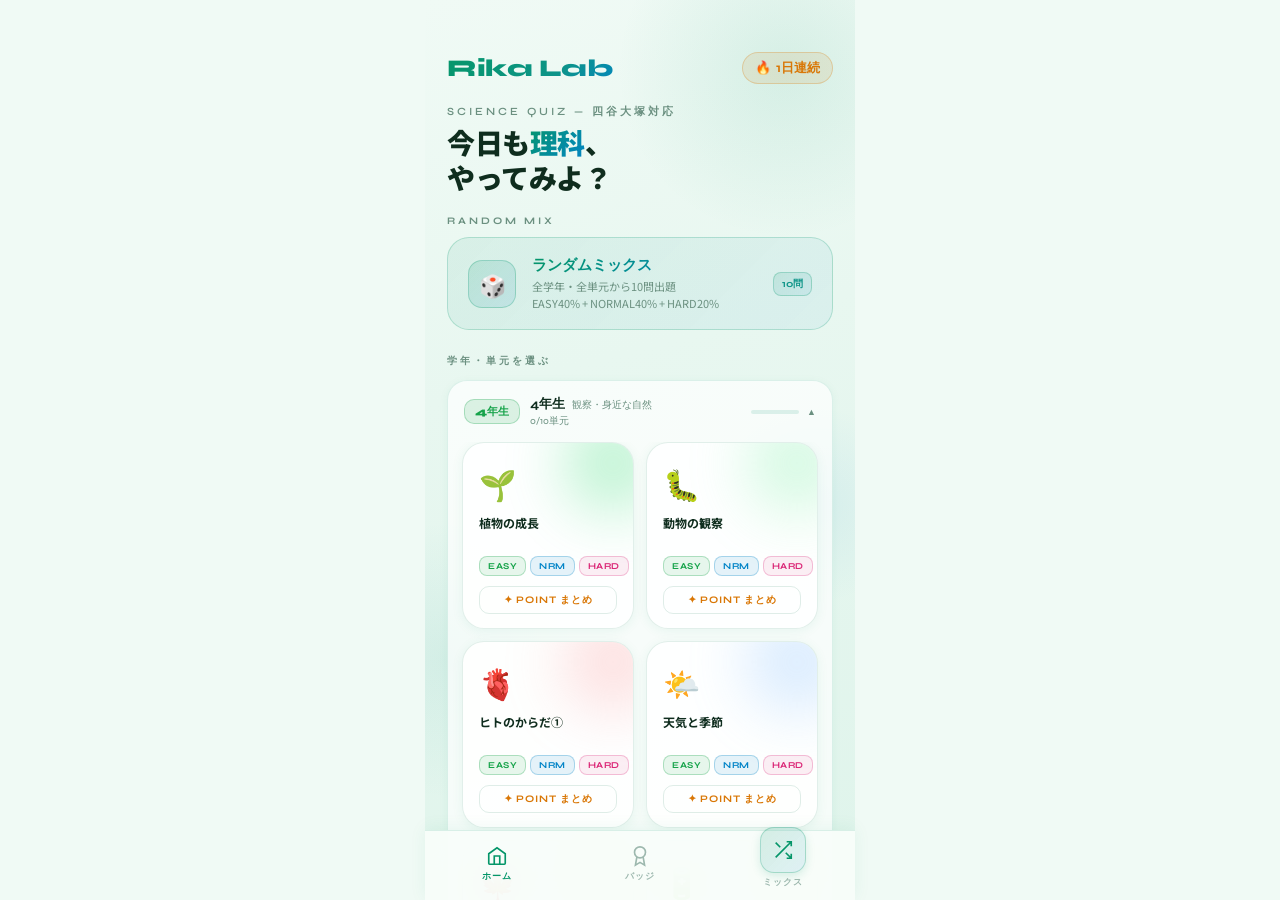
<file: rika-lab-preview.html>
<!DOCTYPE html>
<html lang="ja">
<head>
  <meta charset="UTF-8" />
  <meta name="viewport" content="width=device-width, initial-scale=1.0, maximum-scale=1.0, user-scalable=no, viewport-fit=cover" />
  <meta name="theme-color" content="#f0faf5" />
  <meta name="apple-mobile-web-app-capable" content="yes" />
  <meta name="apple-mobile-web-app-status-bar-style" content="default" />
  <meta name="apple-mobile-web-app-title" content="Rika Lab" />
  <link rel="preconnect" href="https://fonts.googleapis.com" />
  <link rel="preconnect" href="https://fonts.gstatic.com" crossorigin />
  <link href="https://fonts.googleapis.com/css2?family=Noto+Sans+JP:wght@300;400;500;700;900&family=Syne:wght@400;600;700;800&display=swap" rel="stylesheet" />
  <title>Rika Lab ✦</title>
  <style>
/* =============================================
   RIKA LAB — Complete Stylesheet
   Design: Light botanical × Gen Z editorial
   ============================================= */

*, *::before, *::after { margin: 0; padding: 0; box-sizing: border-box; -webkit-tap-highlight-color: transparent; }

:root {
  --c-bg:       #f0faf5;
  --c-bg2:      #e6f7ef;
  --c-surface:  rgba(255,255,255,0.80);
  --c-border:   rgba(16,120,80,0.13);
  --c-border2:  rgba(16,120,80,0.07);
  --c-text:     #0f2d1e;
  --c-muted:    #6b9080;
  --c-mint:     #059669;
  --c-teal:     #0d9488;
  --c-sky:      #0284c7;
  --c-green:    #16a34a;
  --c-pink:     #db2777;
  --c-gold:     #d97706;
  --c-orange:   #ea580c;
  --c-violet:   #7c3aed;
  --nav-h:      70px;
  --safe-bottom: env(safe-area-inset-bottom, 0px);
}

html { height: 100%; }

body {
  font-family: 'Noto Sans JP', sans-serif;
  background: var(--c-bg);
  color: var(--c-text);
  height: 100%;
  overflow: hidden;
  overscroll-behavior: none;
}

#app {
  position: relative;
  width: 100%;
  max-width: 430px;
  height: 100svh;
  margin: 0 auto;
  overflow: hidden;
  background: linear-gradient(165deg, #f0faf5 0%, #e8f7f0 40%, #dff4eb 100%);
}

/* ---- BACKGROUND ORBS ---- */
.orb {
  position: absolute;
  border-radius: 50%;
  pointer-events: none;
  z-index: 0;
  animation: orbFloat 12s ease-in-out infinite alternate;
}
.orb1 { width: 340px; height: 340px; top: -100px; right: -100px;
  background: radial-gradient(circle, rgba(5,150,105,0.10) 0%, transparent 70%); animation-delay: 0s; }
.orb2 { width: 280px; height: 280px; bottom: 100px; left: -120px;
  background: radial-gradient(circle, rgba(13,148,136,0.08) 0%, transparent 70%); animation-delay: -4s; }
.orb3 { width: 200px; height: 200px; top: 45%; right: -60px;
  background: radial-gradient(circle, rgba(2,132,199,0.07) 0%, transparent 70%); animation-delay: -8s; }

@keyframes orbFloat {
  from { transform: translate(0, 0) scale(1); }
  to   { transform: translate(20px, -30px) scale(1.1); }
}

/* ---- SCREENS ---- */
.screen {
  position: absolute;
  inset: 0;
  overflow-y: auto;
  overflow-x: hidden;
  padding-bottom: calc(var(--nav-h) + var(--safe-bottom) + 16px);
  z-index: 1;
  opacity: 0;
  pointer-events: none;
  transform: translateY(12px);
  transition: opacity 0.3s cubic-bezier(0.4,0,0.2,1), transform 0.3s cubic-bezier(0.4,0,0.2,1);
  -webkit-overflow-scrolling: touch;
}
.screen.active {
  opacity: 1;
  pointer-events: all;
  transform: translateY(0);
}
.screen::-webkit-scrollbar { display: none; }

/* ---- TOP HEADER ---- */
.top-bar {
  display: flex;
  align-items: center;
  justify-content: space-between;
  padding: 52px 22px 16px;
}
.logo {
  font-family: 'Syne', sans-serif;
  font-size: 24px;
  font-weight: 800;
  letter-spacing: -0.5px;
  background: linear-gradient(135deg, #059669 0%, #0d9488 60%, #0284c7 100%);
  -webkit-background-clip: text;
  -webkit-text-fill-color: transparent;
  background-clip: text;
}
.logo sup {
  font-size: 11px;
  letter-spacing: 2px;
  font-weight: 600;
  opacity: 0.7;
}
.streak-pill {
  display: flex;
  align-items: center;
  gap: 5px;
  background: rgba(217,119,6,0.10);
  border: 1px solid rgba(217,119,6,0.25);
  border-radius: 20px;
  padding: 6px 12px;
  font-family: 'Syne', sans-serif;
  font-size: 13px;
  font-weight: 700;
  color: var(--c-gold);
}

/* ---- HERO SECTION ---- */
.hero {
  padding: 4px 22px 20px;
}
.hero-sub {
  font-size: 11px;
  letter-spacing: 3px;
  color: var(--c-muted);
  font-family: 'Syne', sans-serif;
  font-weight: 600;
  text-transform: uppercase;
  margin-bottom: 6px;
}
.hero-heading {
  font-size: 28px;
  font-weight: 900;
  line-height: 1.25;
  letter-spacing: -0.5px;
}
.hero-heading .accent {
  background: linear-gradient(135deg, #059669, #0284c7);
  -webkit-background-clip: text;
  -webkit-text-fill-color: transparent;
  background-clip: text;
}

/* ---- SECTION LABEL ---- */
.section-label {
  font-family: 'Syne', sans-serif;
  font-size: 10px;
  font-weight: 700;
  letter-spacing: 3px;
  color: var(--c-muted);
  text-transform: uppercase;
  padding: 0 22px;
  margin-bottom: 12px;
}

/* ---- RANDOM BANNER ---- */
.random-banner {
  margin: 0 22px 24px;
  background: linear-gradient(135deg, rgba(5,150,105,0.08) 0%, rgba(2,132,199,0.06) 100%);
  border: 1px solid rgba(5,150,105,0.22);
  border-radius: 22px;
  padding: 18px 20px;
  display: flex;
  align-items: center;
  gap: 16px;
  cursor: pointer;
  position: relative;
  overflow: hidden;
  transition: transform 0.18s, border-color 0.18s;
  -webkit-tap-highlight-color: transparent;
}
.random-banner::before {
  content: '';
  position: absolute;
  inset: 0;
  background: linear-gradient(135deg, rgba(5,150,105,0.06), transparent);
  opacity: 0;
  transition: opacity 0.2s;
}
.random-banner:active { transform: scale(0.97); }
.random-banner:active::before { opacity: 1; }
.random-icon-wrap {
  width: 48px;
  height: 48px;
  border-radius: 14px;
  background: linear-gradient(135deg, rgba(5,150,105,0.15), rgba(2,132,199,0.10));
  border: 1px solid rgba(5,150,105,0.25);
  display: flex;
  align-items: center;
  justify-content: center;
  font-size: 22px;
  flex-shrink: 0;
}
.random-info { flex: 1; }
.random-title {
  font-family: 'Syne', sans-serif;
  font-size: 15px;
  font-weight: 800;
  background: linear-gradient(135deg, #059669, #0284c7);
  -webkit-background-clip: text;
  -webkit-text-fill-color: transparent;
  background-clip: text;
  margin-bottom: 3px;
}
.random-desc { font-size: 11px; color: var(--c-muted); line-height: 1.5; }
.random-badge {
  background: linear-gradient(135deg, rgba(5,150,105,0.12), rgba(2,132,199,0.08));
  border: 1px solid rgba(5,150,105,0.25);
  border-radius: 8px;
  padding: 4px 8px;
  font-family: 'Syne', sans-serif;
  font-size: 10px;
  font-weight: 700;
  color: var(--c-teal);
  flex-shrink: 0;
}

/* ---- UNIT GRID ---- */
.unit-grid {
  display: grid;
  grid-template-columns: 1fr 1fr;
  gap: 12px;
  padding: 0 22px;
}
.grade-unit-grid {
  padding: 0 0 4px;
}

/* ---- GRADE ACCORDION ---- */
#grade-accordion {
  padding: 0 22px;
  display: flex;
  flex-direction: column;
  gap: 10px;
}
.grade-section {
  border-radius: 20px;
  overflow: hidden;
  border: 1px solid rgba(5,150,105,0.12);
  background: rgba(255,255,255,0.7);
  box-shadow: 0 2px 10px rgba(5,150,105,0.06);
}
.grade-header {
  width: 100%;
  display: flex;
  align-items: center;
  justify-content: space-between;
  gap: 10px;
  padding: 14px 16px;
  background: none;
  border: none;
  cursor: pointer;
  text-align: left;
  -webkit-tap-highlight-color: transparent;
  transition: background 0.15s;
}
.grade-header:active { background: rgba(5,150,105,0.04); }
.grade-header-left { display: flex; align-items: center; gap: 10px; flex: 1; min-width: 0; }
.grade-badge {
  font-family: 'Syne', sans-serif;
  font-size: 11px;
  font-weight: 800;
  padding: 4px 10px;
  border-radius: 10px;
  white-space: nowrap;
  flex-shrink: 0;
}
.grade-header-info { min-width: 0; }
.grade-header-title {
  font-family: 'Syne', sans-serif;
  font-size: 13px;
  font-weight: 700;
  color: var(--c-text);
  white-space: nowrap;
  overflow: hidden;
  text-overflow: ellipsis;
}
.grade-desc {
  font-size: 10px;
  font-weight: 400;
  color: var(--c-muted);
  margin-left: 4px;
}
.grade-progress-text {
  font-family: 'Syne', sans-serif;
  font-size: 10px;
  color: var(--c-muted);
  margin-top: 1px;
}
.grade-header-right {
  display: flex;
  align-items: center;
  gap: 8px;
  flex-shrink: 0;
}
.grade-mini-bar {
  width: 48px;
  height: 4px;
  background: rgba(5,150,105,0.12);
  border-radius: 2px;
  overflow: hidden;
}
.grade-mini-fill {
  height: 100%;
  border-radius: 2px;
  transition: width 0.4s ease;
}
.grade-chevron {
  font-size: 9px;
  color: var(--c-muted);
  transition: transform 0.25s;
}
.grade-body {
  max-height: 0;
  overflow: hidden;
  transition: max-height 0.35s cubic-bezier(0.4, 0, 0.2, 1);
  padding: 0 14px;
}
.grade-body.open {
  max-height: 2000px;
  padding: 0 14px 14px;
}

.unit-card {
  background: rgba(255,255,255,0.85);
  border: 1px solid rgba(16,120,80,0.12);
  border-radius: 22px;
  padding: 18px 16px 14px;
  cursor: pointer;
  position: relative;
  overflow: hidden;
  transition: transform 0.18s, border-color 0.2s;
  box-shadow: 0 2px 12px rgba(5,150,105,0.07);
}
.unit-card:active { transform: scale(0.96); }
.unit-card-glow {
  position: absolute;
  top: -30px; right: -30px;
  width: 100px; height: 100px;
  border-radius: 50%;
  filter: blur(30px);
  opacity: 0.35;
  transition: opacity 0.3s;
}
.unit-card:active .unit-card-glow { opacity: 0.55; }
.unit-emoji { font-size: 30px; margin-bottom: 10px; display: block; }
.unit-name {
  font-size: 12px;
  font-weight: 700;
  line-height: 1.4;
  margin-bottom: 12px;
  color: var(--c-text);
}
.unit-progress {
  height: 2px;
  background: rgba(255,255,255,0.08);
  border-radius: 2px;
  margin-bottom: 10px;
  overflow: hidden;
}
.unit-progress-fill {
  height: 100%;
  border-radius: 2px;
  background: linear-gradient(90deg, var(--c-mint), var(--c-sky));
  transition: width 0.5s;
}
.unit-levels {
  display: flex;
  gap: 4px;
  margin-bottom: 10px;
}
.lvl-btn {
  font-family: 'Syne', sans-serif;
  font-size: 9px;
  font-weight: 700;
  letter-spacing: 0.5px;
  padding: 4px 8px;
  border-radius: 8px;
  border: none;
  cursor: pointer;
  transition: transform 0.12s, opacity 0.12s;
  flex: 1;
  text-align: center;
}
.lvl-btn:active { transform: scale(0.93); opacity: 0.8; }
.lvl-easy   { background: rgba(22,163,74,0.10); color: #16a34a; border: 1px solid rgba(22,163,74,0.28); }
.lvl-normal { background: rgba(2,132,199,0.10); color: #0284c7; border: 1px solid rgba(2,132,199,0.28); }
.lvl-hard   { background: rgba(219,39,119,0.08); color: #db2777; border: 1px solid rgba(219,39,119,0.25); }
.unit-point-btn {
  width: 100%;
  background: none;
  border: 1px solid var(--c-border);
  border-radius: 10px;
  padding: 6px 8px;
  font-family: 'Syne', sans-serif;
  font-size: 10px;
  font-weight: 700;
  letter-spacing: 1px;
  color: var(--c-gold);
  cursor: pointer;
  display: flex;
  align-items: center;
  justify-content: center;
  gap: 4px;
  transition: background 0.15s, border-color 0.15s;
}
.unit-point-btn:active { background: rgba(251,191,36,0.1); border-color: rgba(251,191,36,0.3); }

/* ---- QUIZ SCREEN ---- */
.quiz-topbar {
  display: flex;
  align-items: center;
  gap: 12px;
  padding: 52px 22px 16px;
}
.back-btn {
  width: 38px; height: 38px;
  border-radius: 12px;
  background: rgba(255,255,255,0.9);
  border: 1px solid rgba(16,120,80,0.15);
  display: flex;
  align-items: center;
  justify-content: center;
  cursor: pointer;
  color: var(--c-text);
  flex-shrink: 0;
  transition: background 0.15s;
  box-shadow: 0 1px 4px rgba(5,150,105,0.08);
}
.back-btn:active { background: rgba(240,250,245,0.9); }
.back-btn svg { width: 18px; height: 18px; }
.quiz-meta { flex: 1; min-width: 0; }
.quiz-unit-name {
  font-size: 11px;
  color: var(--c-muted);
  font-family: 'Syne', sans-serif;
  letter-spacing: 1.5px;
  white-space: nowrap;
  overflow: hidden;
  text-overflow: ellipsis;
}
.quiz-level-chip {
  display: inline-block;
  font-family: 'Syne', sans-serif;
  font-size: 10px;
  font-weight: 700;
  letter-spacing: 1px;
  padding: 3px 10px;
  border-radius: 8px;
  margin-top: 3px;
}
.chip-easy   { background: rgba(22,163,74,0.10); color: #15803d; }
.chip-normal { background: rgba(2,132,199,0.10); color: #0369a1; }
.chip-hard   { background: rgba(219,39,119,0.08); color: #be185d; }
.chip-mix    { background: rgba(124,58,237,0.08); color: #6d28d9; }
.quiz-counter {
  font-family: 'Syne', sans-serif;
  font-size: 13px;
  font-weight: 700;
  color: var(--c-muted);
  flex-shrink: 0;
}
.quiz-counter span { color: var(--c-text); }

.progress-wrap {
  margin: 0 22px 20px;
  height: 3px;
  background: rgba(5,150,105,0.12);
  border-radius: 3px;
  overflow: hidden;
}
.progress-fill {
  height: 100%;
  border-radius: 3px;
  background: linear-gradient(90deg, #059669, #0d9488, #0284c7);
  transition: width 0.45s cubic-bezier(0.4,0,0.2,1);
}

.question-wrap { padding: 0 22px; }
.question-card {
  background: rgba(255,255,255,0.92);
  border: 1px solid rgba(5,150,105,0.13);
  border-radius: 24px;
  padding: 24px 22px;
  margin-bottom: 14px;
  position: relative;
  overflow: hidden;
  box-shadow: 0 2px 16px rgba(5,150,105,0.08);
}
.question-card::before {
  content: '';
  position: absolute;
  top: 0; left: 0;
  width: 100%; height: 3px;
  background: linear-gradient(90deg, #059669, #0d9488, #0284c7);
}
.q-num {
  font-family: 'Syne', sans-serif;
  font-size: 10px;
  font-weight: 700;
  letter-spacing: 3px;
  color: var(--c-muted);
  margin-bottom: 14px;
  display: flex;
  align-items: center;
  gap: 8px;
}
.q-num::after {
  content: '';
  flex: 1;
  height: 1px;
  background: var(--c-border);
}
.q-text {
  font-size: 16px;
  font-weight: 700;
  line-height: 1.65;
  letter-spacing: 0.3px;
}

.choices { display: flex; flex-direction: column; gap: 10px; }
.choice {
  display: flex;
  align-items: center;
  gap: 12px;
  padding: 14px 16px;
  background: rgba(255,255,255,0.88);
  border: 1px solid rgba(5,150,105,0.13);
  border-radius: 16px;
  cursor: pointer;
  transition: all 0.18s;
  text-align: left;
  font-size: 14px;
  font-weight: 500;
  color: var(--c-text);
  font-family: 'Noto Sans JP', sans-serif;
  line-height: 1.5;
  position: relative;
  overflow: hidden;
  box-shadow: 0 1px 4px rgba(5,150,105,0.05);
}
.choice:not(:disabled):active { transform: scale(0.98); }
.choice:not(:disabled):hover {
  background: rgba(240,250,245,0.95);
  border-color: rgba(5,150,105,0.25);
  transform: translateX(3px);
}
.choice:disabled { cursor: default; }
.choice-key {
  width: 28px; height: 28px;
  border-radius: 9px;
  background: rgba(5,150,105,0.07);
  border: 1px solid rgba(5,150,105,0.15);
  display: flex; align-items: center; justify-content: center;
  font-family: 'Syne', sans-serif;
  font-size: 11px;
  font-weight: 700;
  flex-shrink: 0;
  transition: all 0.18s;
  color: var(--c-muted);
}
.choice.correct {
  background: rgba(22,163,74,0.08);
  border-color: rgba(22,163,74,0.40);
  color: #15803d;
}
.choice.correct .choice-key {
  background: #16a34a;
  border-color: #16a34a;
  color: #fff;
}
.choice.wrong {
  background: rgba(219,39,119,0.05);
  border-color: rgba(219,39,119,0.20);
  color: var(--c-muted);
}
.choice.wrong .choice-key {
  background: rgba(219,39,119,0.10);
  border-color: rgba(219,39,119,0.25);
  color: #db2777;
}
.choice-shimmer {
  position: absolute;
  inset: 0;
  background: linear-gradient(90deg, transparent, rgba(22,163,74,0.07), transparent);
  transform: translateX(-100%);
  animation: shimmer 0.5s ease forwards;
}
@keyframes shimmer { to { transform: translateX(100%); } }

.explanation-card {
  margin-top: 12px;
  background: linear-gradient(135deg, rgba(5,150,105,0.07), rgba(2,132,199,0.04));
  border: 1px solid rgba(5,150,105,0.20);
  border-radius: 16px;
  padding: 14px 16px;
  display: flex;
  gap: 10px;
  animation: fadeUp 0.3s ease;
}
@keyframes fadeUp { from { opacity: 0; transform: translateY(8px); } to { opacity: 1; transform: translateY(0); } }
.explanation-icon { font-size: 16px; flex-shrink: 0; margin-top: 1px; }
.explanation-text { font-size: 12px; line-height: 1.7; color: #065f46; }

.next-btn {
  width: 100%;
  margin-top: 16px;
  padding: 16px;
  border-radius: 16px;
  border: none;
  background: linear-gradient(135deg, #059669, #0d9488);
  color: #fff;
  font-family: 'Syne', sans-serif;
  font-size: 14px;
  font-weight: 800;
  letter-spacing: 1px;
  cursor: pointer;
  transition: opacity 0.2s, transform 0.18s;
  display: flex;
  align-items: center;
  justify-content: center;
  gap: 8px;
  box-shadow: 0 4px 14px rgba(5,150,105,0.25);
}
.next-btn:active { opacity: 0.88; transform: scale(0.98); }

/* ---- RESULT SCREEN ---- */
.result-screen {
  padding: 52px 22px 32px;
  display: flex;
  flex-direction: column;
  align-items: center;
  min-height: calc(100svh - var(--nav-h) - var(--safe-bottom));
}
.result-stars {
  font-size: 40px;
  letter-spacing: 4px;
  margin-bottom: 16px;
  animation: starPop 0.5s cubic-bezier(0.34,1.56,0.64,1) forwards;
}
@keyframes starPop { from { transform: scale(0.5); opacity: 0; } to { transform: scale(1); opacity: 1; } }
.result-score-ring {
  width: 140px; height: 140px;
  margin-bottom: 24px;
  position: relative;
}
.result-score-ring svg { width: 100%; height: 100%; transform: rotate(-90deg); }
.ring-bg { fill: none; stroke: rgba(5,150,105,0.12); stroke-width: 6; }
.ring-fill {
  fill: none;
  stroke: url(#ringGrad);
  stroke-width: 6;
  stroke-linecap: round;
  stroke-dasharray: 339.3;
  stroke-dashoffset: 339.3;
  transition: stroke-dashoffset 1s cubic-bezier(0.4,0,0.2,1) 0.3s;
}
.result-score-label {
  position: absolute;
  inset: 0;
  display: flex;
  flex-direction: column;
  align-items: center;
  justify-content: center;
}
.result-score-num {
  font-family: 'Syne', sans-serif;
  font-size: 36px;
  font-weight: 800;
  background: linear-gradient(135deg, #059669, #0284c7);
  -webkit-background-clip: text;
  -webkit-text-fill-color: transparent;
  background-clip: text;
  line-height: 1;
}
.result-score-total { font-size: 13px; color: var(--c-muted); margin-top: 4px; }
.result-message {
  font-size: 18px;
  font-weight: 900;
  margin-bottom: 6px;
  text-align: center;
}
.result-sub {
  font-size: 12px;
  color: var(--c-muted);
  margin-bottom: 28px;
  text-align: center;
  line-height: 1.6;
}
.earned-badges {
  width: 100%;
  margin-bottom: 28px;
}
.earned-badges-title {
  font-family: 'Syne', sans-serif;
  font-size: 10px;
  font-weight: 700;
  letter-spacing: 3px;
  color: var(--c-muted);
  text-align: center;
  margin-bottom: 12px;
}
.earned-badges-list {
  display: flex;
  gap: 10px;
  justify-content: center;
  flex-wrap: wrap;
}
.earned-badge-item {
  display: flex;
  flex-direction: column;
  align-items: center;
  gap: 4px;
  animation: badgePop 0.4s cubic-bezier(0.34,1.56,0.64,1) both;
}
@keyframes badgePop { from { transform: scale(0); opacity: 0; } to { transform: scale(1); opacity: 1; } }
.earned-badge-emoji {
  width: 52px; height: 52px;
  border-radius: 16px;
  background: linear-gradient(135deg, rgba(251,191,36,0.15), rgba(251,191,36,0.08));
  border: 1px solid rgba(251,191,36,0.3);
  display: flex;
  align-items: center;
  justify-content: center;
  font-size: 24px;
}
.earned-badge-name { font-size: 10px; color: var(--c-gold); font-weight: 700; }

.result-btns { display: flex; flex-direction: column; gap: 10px; width: 100%; }
.btn-primary {
  padding: 16px;
  border-radius: 16px;
  border: none;
  background: linear-gradient(135deg, #059669, #0d9488);
  color: #fff;
  font-family: 'Syne', sans-serif;
  font-size: 14px;
  font-weight: 800;
  letter-spacing: 1px;
  cursor: pointer;
  transition: opacity 0.2s, transform 0.18s;
  box-shadow: 0 4px 14px rgba(5,150,105,0.25);
}
.btn-primary:active { opacity: 0.88; transform: scale(0.98); }
.btn-secondary {
  padding: 14px;
  border-radius: 16px;
  border: 1px solid rgba(5,150,105,0.18);
  background: rgba(255,255,255,0.8);
  color: var(--c-text);
  font-family: 'Syne', sans-serif;
  font-size: 13px;
  font-weight: 700;
  letter-spacing: 1px;
  cursor: pointer;
  transition: background 0.15s;
}
.btn-secondary:active { background: rgba(240,250,245,0.95); }

/* ---- BADGES SCREEN ---- */
.badges-screen { padding: 52px 22px 32px; }
.badges-header { margin-bottom: 24px; }
.badges-count {
  font-family: 'Syne', sans-serif;
  font-size: 13px;
  color: var(--c-muted);
  margin-top: 6px;
}
.badges-count span { color: var(--c-gold); font-weight: 700; font-size: 18px; }
.badge-grid {
  display: grid;
  grid-template-columns: repeat(3, 1fr);
  gap: 12px;
}
.badge-item {
  display: flex;
  flex-direction: column;
  align-items: center;
  gap: 6px;
  padding: 16px 8px;
  background: rgba(255,255,255,0.82);
  border: 1px solid rgba(5,150,105,0.12);
  border-radius: 18px;
  transition: transform 0.15s;
  cursor: default;
  position: relative;
  overflow: hidden;
  box-shadow: 0 1px 6px rgba(5,150,105,0.05);
}
.badge-item.unlocked {
  border-color: rgba(217,119,6,0.25);
  background: linear-gradient(135deg, rgba(217,119,6,0.06), rgba(217,119,6,0.02));
}
.badge-item.unlocked.rare {
  border-color: rgba(124,58,237,0.28);
  background: linear-gradient(135deg, rgba(124,58,237,0.07), rgba(2,132,199,0.05));
}
.badge-emoji-wrap {
  width: 50px; height: 50px;
  border-radius: 14px;
  display: flex;
  align-items: center;
  justify-content: center;
  font-size: 24px;
  position: relative;
}
.badge-item.locked .badge-emoji-wrap { filter: grayscale(1); opacity: 0.3; }
.badge-item.unlocked .badge-emoji-wrap {
  background: linear-gradient(135deg, rgba(251,191,36,0.15), rgba(251,191,36,0.05));
}
.badge-item.unlocked.rare .badge-emoji-wrap {
  background: linear-gradient(135deg, rgba(196,181,253,0.2), rgba(125,211,252,0.1));
}
.rare-glow {
  position: absolute;
  inset: 0;
  border-radius: 14px;
  background: linear-gradient(135deg, rgba(196,181,253,0.3), rgba(125,211,252,0.2));
  animation: rareGlow 2s ease-in-out infinite alternate;
}
@keyframes rareGlow { from { opacity: 0.4; } to { opacity: 0.8; } }
.badge-name {
  font-size: 10px;
  font-weight: 700;
  text-align: center;
  line-height: 1.3;
  color: #94a3b8;
}
.badge-item.unlocked .badge-name { color: #d97706; }
.badge-item.unlocked.rare .badge-name { color: #7c3aed; }
.badge-new-dot {
  position: absolute;
  top: 8px; right: 8px;
  width: 8px; height: 8px;
  border-radius: 50%;
  background: #4ade80;
  box-shadow: 0 0 6px #4ade80;
}

/* ---- POINT OVERLAY ---- */
.overlay {
  position: fixed;
  inset: 0;
  z-index: 200;
  display: flex;
  align-items: flex-end;
  transition: opacity 0.25s;
}
.overlay.hidden { opacity: 0; pointer-events: none; }
.overlay-bg {
  position: absolute;
  inset: 0;
  background: rgba(0,0,0,0.6);
  backdrop-filter: blur(6px);
}
.overlay-sheet {
  position: relative;
  z-index: 1;
  width: 100%;
  max-width: 430px;
  margin: 0 auto;
  background: #f8fdfb;
  border-top: 1px solid rgba(5,150,105,0.15);
  border-radius: 28px 28px 0 0;
  padding: 20px 24px calc(32px + var(--safe-bottom));
  max-height: 85svh;
  overflow-y: auto;
  transform: translateY(20px);
  transition: transform 0.3s cubic-bezier(0.4,0,0.2,1);
  box-shadow: 0 -4px 30px rgba(5,150,105,0.10);
}
.overlay:not(.hidden) .overlay-sheet { transform: translateY(0); }
.overlay-handle {
  width: 36px; height: 4px;
  border-radius: 2px;
  background: rgba(5,150,105,0.18);
  margin: 0 auto 20px;
}
.point-unit-header {
  display: flex;
  align-items: center;
  gap: 14px;
  margin-bottom: 20px;
}
.point-unit-emoji {
  font-size: 36px;
  width: 60px; height: 60px;
  border-radius: 18px;
  background: var(--c-surface);
  border: 1px solid var(--c-border);
  display: flex;
  align-items: center;
  justify-content: center;
  flex-shrink: 0;
}
.point-unit-title {
  font-size: 10px;
  color: var(--c-muted);
  font-family: 'Syne', sans-serif;
  letter-spacing: 2px;
  margin-bottom: 4px;
}
.point-unit-name { font-size: 18px; font-weight: 900; }
.point-divider {
  height: 1px;
  background: var(--c-border);
  margin-bottom: 18px;
}
.point-list { display: flex; flex-direction: column; gap: 12px; }
.point-item {
  display: flex;
  gap: 12px;
  padding: 14px 16px;
  background: rgba(255,255,255,0.85);
  border: 1px solid rgba(5,150,105,0.10);
  border-radius: 14px;
  align-items: flex-start;
  box-shadow: 0 1px 4px rgba(5,150,105,0.05);
}
.point-item-icon {
  font-size: 20px;
  flex-shrink: 0;
  margin-top: 1px;
}
.point-item-text {
  font-size: 13px;
  line-height: 1.65;
  font-weight: 500;
  color: #0f2d1e;
}
.point-label {
  font-family: 'Syne', sans-serif;
  font-size: 9px;
  font-weight: 700;
  letter-spacing: 2px;
  color: #059669;
  margin-bottom: 20px;
  display: flex;
  align-items: center;
  gap: 8px;
}
.point-label::before, .point-label::after {
  content: '';
  flex: 1;
  height: 1px;
  background: rgba(5,150,105,0.18);
}

/* ---- BADGE UNLOCK POPUP ---- */
.badge-unlock-popup {
  position: relative;
  z-index: 1;
  background: #fffdf7;
  border: 1px solid rgba(217,119,6,0.25);
  border-radius: 28px;
  padding: 36px 28px 28px;
  margin: 20px;
  text-align: center;
  animation: popIn 0.45s cubic-bezier(0.34,1.56,0.64,1) both;
  box-shadow: 0 8px 40px rgba(217,119,6,0.12);
}
@keyframes popIn { from { transform: scale(0.7); opacity: 0; } to { transform: scale(1); opacity: 1; } }
.badge-unlock-glow {
  position: absolute;
  top: -40px; left: 50%;
  transform: translateX(-50%);
  width: 150px; height: 150px;
  background: radial-gradient(circle, rgba(251,191,36,0.2), transparent 70%);
  pointer-events: none;
}
.badge-unlock-label {
  font-family: 'Syne', sans-serif;
  font-size: 10px;
  font-weight: 700;
  letter-spacing: 3px;
  color: var(--c-gold);
  margin-bottom: 16px;
}
.badge-unlock-emoji {
  font-size: 56px;
  margin-bottom: 14px;
  display: block;
  animation: emojiSpin 0.5s ease 0.2s both;
}
@keyframes emojiSpin { from { transform: rotate(-20deg) scale(0.8); } to { transform: rotate(0) scale(1); } }
.badge-unlock-name {
  font-size: 20px;
  font-weight: 900;
  margin-bottom: 6px;
  color: var(--c-gold);
}
.badge-unlock-desc {
  font-size: 13px;
  color: var(--c-muted);
  margin-bottom: 24px;
  line-height: 1.6;
}
.badge-unlock-close {
  width: 100%;
  padding: 14px;
  border-radius: 14px;
  border: none;
  background: linear-gradient(135deg, rgba(251,191,36,0.2), rgba(251,191,36,0.1));
  border: 1px solid rgba(251,191,36,0.3);
  color: var(--c-gold);
  font-family: 'Syne', sans-serif;
  font-size: 13px;
  font-weight: 800;
  letter-spacing: 1px;
  cursor: pointer;
  transition: opacity 0.15s;
}

/* ---- BOTTOM NAV ---- */
.bottom-nav {
  position: fixed;
  bottom: 0;
  left: 50%;
  transform: translateX(-50%);
  width: 100%;
  max-width: 430px;
  height: calc(var(--nav-h) + var(--safe-bottom));
  background: rgba(248,253,250,0.94);
  backdrop-filter: blur(24px);
  -webkit-backdrop-filter: blur(24px);
  border-top: 1px solid rgba(5,150,105,0.13);
  display: flex;
  align-items: flex-start;
  padding-top: 8px;
  z-index: 100;
  box-shadow: 0 -2px 16px rgba(5,150,105,0.07);
}
.nav-btn {
  flex: 1;
  display: flex;
  flex-direction: column;
  align-items: center;
  gap: 3px;
  background: none;
  border: none;
  cursor: pointer;
  color: #9db8ae;
  font-family: 'Syne', sans-serif;
  font-size: 9px;
  font-weight: 700;
  letter-spacing: 1px;
  padding: 6px 0;
  transition: color 0.2s;
}
.nav-btn svg { width: 22px; height: 22px; }
.nav-btn.active { color: #059669; }
.nav-btn-special {
  width: 46px; height: 46px;
  border-radius: 14px;
  background: linear-gradient(135deg, rgba(5,150,105,0.15), rgba(2,132,199,0.10));
  border: 1px solid rgba(5,150,105,0.25);
  display: flex;
  align-items: center;
  justify-content: center;
  margin-top: -18px;
  color: #059669;
  transition: transform 0.18s, opacity 0.18s;
  box-shadow: 0 3px 10px rgba(5,150,105,0.15);
}
.nav-btn:active .nav-btn-special { transform: scale(0.93); opacity: 0.85; }

/* ---- UTILITIES ---- */
.hidden { opacity: 0 !important; pointer-events: none !important; }
@keyframes pulse { 0%, 100% { opacity: 1; } 50% { opacity: 0.5; } }
.pulse { animation: pulse 1.5s ease-in-out infinite; }
  </style>
</head>
<body>
  <div id="app">
    <div class="orb orb1"></div>
    <div class="orb orb2"></div>
    <div class="orb orb3"></div>
    <div id="screen-home" class="screen active"></div>
    <div id="screen-quiz" class="screen"></div>
    <div id="screen-result" class="screen"></div>
    <nav class="bottom-nav" id="bottom-nav">
      <button class="nav-btn active" data-tab="home">
        <svg viewBox="0 0 24 24" fill="none" stroke="currentColor" stroke-width="1.8"><path d="M3 9.5L12 3l9 6.5V20a1 1 0 01-1 1H4a1 1 0 01-1-1V9.5z"/><path d="M9 21V12h6v9"/></svg>
        <span>ホーム</span>
      </button>
      <button class="nav-btn" data-tab="badges">
        <svg viewBox="0 0 24 24" fill="none" stroke="currentColor" stroke-width="1.8"><circle cx="12" cy="8" r="6"/><path d="M8.56 13.16L7 22l5-3 5 3-1.56-8.84"/></svg>
        <span>バッジ</span>
      </button>
      <button class="nav-btn" id="random-nav-btn">
        <div class="nav-btn-special">
          <svg viewBox="0 0 24 24" fill="none" stroke="currentColor" stroke-width="1.8"><path d="M16 3h5v5M4 20L21 3M21 16v5h-5M15 15l6 6M4 4l5 5"/></svg>
        </div>
        <span>ミックス</span>
      </button>
    </nav>
    <div id="point-overlay" class="overlay hidden">
      <div class="overlay-bg" id="point-overlay-close"></div>
      <div class="overlay-sheet" id="point-sheet"></div>
    </div>
    <div id="badge-unlock-overlay" class="overlay hidden">
      <div class="overlay-bg"></div>
      <div class="badge-unlock-popup" id="badge-unlock-popup"></div>
    </div>
    <!-- Badge screen (hidden tab) -->
    <div id="screen-badges" class="screen"></div>
  </div>
  <script>
// =============================================
//  RIKA LAB — Data
// =============================================

// =============================================
//  RIKA LAB — Units & Questions Data
//  四谷大塚カリキュラム対応（4〜6年生）
// =============================================

const GRADE_GROUPS = [
  { id: 'g4', label: '4年生', color: '#16a34a', desc: '観察・身近な自然' },
  { id: 'g5', label: '5年生', color: '#0284c7', desc: '本格単元学習' },
  { id: 'g6', label: '6年生', color: '#db2777', desc: '計算・応用・総合' },
];

const UNITS = [
  // ===== 4年生 =====
  {
    id: 'g4_plants', grade: 'g4', name: '植物の成長', emoji: '🌱', color: '#4ade80',
    point: { items: [
      { icon: '🌿', text: '発芽の3条件：水・適切な温度・空気（光は不要！）' },
      { icon: '☀️', text: '成長の条件：光・肥料（水・温度・空気は発芽と共通）' },
      { icon: '🍃', text: '光合成：葉が光を受けてデンプンをつくる。葉緑体で行われる' },
      { icon: '🌸', text: '季節の植物：春→アブラナ・桜 夏→ヒマワリ 秋→コスモス' },
      { icon: '💧', text: '根・茎・葉のつながり：根が吸収した水が茎を通って葉へ' },
    ]}
  },
  {
    id: 'g4_animals', grade: 'g4', name: '動物の観察', emoji: '🐛', color: '#86efac',
    point: { items: [
      { icon: '🦋', text: '完全変態：卵→幼虫→さなぎ→成虫（チョウ・カブトムシ・ハチ）' },
      { icon: '🦗', text: '不完全変態：卵→幼虫→成虫（バッタ・トンボ・セミ）' },
      { icon: '🐟', text: '魚の体：背骨がある（脊椎動物）。えら呼吸。変温動物' },
      { icon: '🐦', text: '鳥の体：背骨あり・恒温動物・卵生・肺呼吸・羽毛がある' },
      { icon: '🔎', text: '昆虫の特徴：体が頭・胸・腹の3つ / 足が6本 / 触角2本' },
    ]}
  },
  {
    id: 'g4_body', grade: 'g4', name: 'ヒトのからだ①', emoji: '🫀', color: '#fca5a5',
    point: { items: [
      { icon: '🍚', text: '消化：食べ物を分解して吸収できる形にする。小腸で吸収' },
      { icon: '🫁', text: '呼吸：肺で酸素を取り込み、二酸化炭素を出す' },
      { icon: '💓', text: '心臓：血液を全身に送るポンプ。1分間に約70回拍動' },
      { icon: '🩸', text: '血液：酸素・栄養・不要物を運ぶ。心臓→動脈→毛細血管→静脈' },
      { icon: '🧪', text: 'デンプンの検出：ヨウ素液→青紫色に変化する' },
    ]}
  },
  {
    id: 'g4_weather', grade: 'g4', name: '天気と季節', emoji: '🌤️', color: '#93c5fd',
    point: { items: [
      { icon: '☁️', text: '雲の種類：積雲（晴れ）積乱雲（雷雨）層雲（霧雨）巻雲（高い）' },
      { icon: '🌡️', text: '気温の測り方：日陰・地上1.2〜1.5mの高さ・温度計を風通しよく' },
      { icon: '🌧️', text: '雨のでき方：水蒸気→雲粒→水滴が集まって雨つぶになる' },
      { icon: '🍂', text: '四季の変化：気温・日照時間・植物の状態で季節を判断' },
      { icon: '🌈', text: '虹：雨上がりに太陽の反対側にできる。光の屈折・反射による' },
    ]}
  },
  {
    id: 'g4_seasons', grade: 'g4', name: '季節の生物', emoji: '🍁', color: '#fdba74',
    point: { items: [
      { icon: '🐻', text: '冬眠する動物：クマ・カエル・ヘビ・コウモリ。体温を下げてエネルギーを節約' },
      { icon: '🦅', text: '渡り鳥：秋にツバメが南へ。冬にハクチョウ・マガモが北から来る' },
      { icon: '🌿', text: '落葉樹と常緑樹：サクラは落葉樹。スギ・マツは常緑樹' },
      { icon: '🌱', text: '種子の冬越し：多くの一年草は種子で越冬。発芽は春の暖かさを待つ' },
      { icon: '🐸', text: 'カエルの一生：卵→おたまじゃくし→カエル（変態）。水辺に産卵' },
    ]}
  },
  {
    id: 'g4_electricity1', grade: 'g4', name: '電気①', emoji: '🔋', color: '#fde68a',
    point: { items: [
      { icon: '⚡', text: '回路：電気が流れる道すじ。電池・導線・豆電球でつくる' },
      { icon: '🔌', text: '直列つなぎ：電球が直列→明るさ同じ。1つ消えると全部消える' },
      { icon: '💡', text: '並列つなぎ：電球が並列→それぞれ独立。1つ消えても残りは点灯' },
      { icon: '🧲', text: '導体：銅・鉄・アルミなど金属。絶縁体：ゴム・ガラス・プラスチック' },
      { icon: '🔍', text: '電流の向き：電池の＋極から出て、−極へ戻る（外回り）' },
    ]}
  },
  {
    id: 'g4_electricity2', grade: 'g4', name: '電気②（光・音・熱）', emoji: '💡', color: '#fef08a',
    point: { items: [
      { icon: '🌡️', text: 'ニクロム線：電流が流れると発熱する（電熱線の一種）' },
      { icon: '🔊', text: '電磁石：コイルに電流を流すと磁石になる。向き・強さを変えられる' },
      { icon: '🧲', text: '電磁石の強さ：コイルの巻き数を増やす・電流を大きくすると強くなる' },
      { icon: '💡', text: 'LED vs 豆電球：LEDは少ない電力で明るく光る・長持ちする' },
      { icon: '⚡', text: '乾電池の直列：電圧が増えて明るくなる / 並列：長持ちするが明るさ同じ' },
    ]}
  },
  {
    id: 'g4_matter', grade: 'g4', name: 'ものの性質', emoji: '⚖️', color: '#d9f99d',
    point: { items: [
      { icon: '⚖️', text: '重さ：形を変えても重さは変わらない（粘土を押しても同じ）' },
      { icon: '📦', text: '体積：同じ重さでも体積はものによって違う（鉄 vs 木など）' },
      { icon: '🧂', text: '溶け方：食塩は水に溶けても重さは変わらない（見えなくなるだけ）' },
      { icon: '🌡️', text: '温度と溶解度：水温が上がると食塩・ミョウバンは多く溶ける' },
      { icon: '🔬', text: '濾過：液体と溶けない固体を分ける方法（ろ紙を使う）' },
    ]}
  },
  {
    id: 'g4_river', grade: 'g4', name: '流水と地形', emoji: '🏔️', color: '#bef264',
    point: { items: [
      { icon: '🏔️', text: '川の上流：流れが速い・大きい岩・V字谷。下流：遅い・砂や泥・広い川原' },
      { icon: '🌊', text: '川のはたらき：侵食（削る）・運搬（運ぶ）・堆積（積もる）' },
      { icon: '🏖️', text: '三角州（デルタ）：河口に砂・泥が堆積してできる三角形の地形' },
      { icon: '🪨', text: '扇状地：山から平野に出た場所に砂・礫が堆積してできる扇形の地形' },
      { icon: '🌧️', text: '洪水・土砂崩れ：大雨で川の水が増えて氾濫。山の斜面も崩れやすくなる' },
    ]}
  },
  {
    id: 'g4_spring', grade: 'g4', name: 'ばね', emoji: '🪝', color: '#a5f3fc',
    point: { items: [
      { icon: '📏', text: 'フックの法則：ばねの伸びは力（おもりの重さ）に比例する' },
      { icon: '⚖️', text: 'ばねばかり：ばねの伸びを利用して力（重さ）を測る道具' },
      { icon: '🔄', text: 'ばねの特性：自然長に戻ろうとする力（弾性力）が働く' },
      { icon: '➕', text: '直列つなぎ：伸びが2倍になる / 並列つなぎ：伸びが半分になる' },
      { icon: '⚖️', text: 'つりあい：上向きの力＝下向きの力 のとき静止する' },
    ]}
  },

  // ===== 5年生 =====
  {
    id: 'g5_plants', grade: 'g5', name: '植物のつくりと働き', emoji: '🌿', color: '#4ade80',
    point: { items: [
      { icon: '🌺', text: '花のつくり：がく・花びら・おしべ・めしべ。受粉→種子・果実をつくる' },
      { icon: '🌱', text: '根のつくり：ひげ根（単子葉）と主根・側根（双子葉）。吸水と固定' },
      { icon: '🍃', text: '葉脈：平行脈（単子葉）と網状脈（双子葉）。水と栄養の通り道' },
      { icon: '💦', text: '蒸散：葉の気孔から水蒸気が出る。根からの吸水力につながる' },
      { icon: '🌾', text: '種子の散布：風（タンポポ・マツ）・動物（オナモミ）・水（ヤシ）' },
    ]}
  },
  {
    id: 'g5_animals', grade: 'g5', name: '動物の分類・生態', emoji: '🦎', color: '#86efac',
    point: { items: [
      { icon: '🐟', text: '脊椎動物5類：魚類・両生類・は虫類・鳥類・哺乳類（背骨あり）' },
      { icon: '🦑', text: '無脊椎動物：昆虫・クモ・甲殻類・軟体動物（イカ・タコ）など' },
      { icon: '🌿', text: '食物連鎖：植物（生産者）→草食動物→肉食動物。頂点捕食者まで' },
      { icon: '🔄', text: '物質の循環：炭素・窒素が生態系を循環する。分解者（微生物）が重要' },
      { icon: '🐸', text: '両生類の特徴：幼生は水中（えら呼吸）・成体は陸上（肺＋皮膚呼吸）' },
    ]}
  },
  {
    id: 'g5_body', grade: 'g5', name: 'ヒトのからだ②', emoji: '🧠', color: '#f9a8d4',
    point: { items: [
      { icon: '🧠', text: '神経系：脳（判断）・せきずい（中継）・感覚神経・運動神経' },
      { icon: '⚡', text: '反射：熱いもの→手を引く。脳を通らずせきずいで処理→速い！' },
      { icon: '👁️', text: '感覚器官：目（光）・耳（音・平衡）・鼻（におい）・舌（味）・皮膚（触覚）' },
      { icon: '🦴', text: '骨格・筋肉：骨は支持・保護・造血。筋肉は縮む力だけ（伸ばすのは拮抗筋）' },
      { icon: '🔬', text: '細胞：生物の基本単位。細胞膜・核・細胞質。植物は細胞壁あり' },
    ]}
  },
  {
    id: 'g5_electricity', grade: 'g5', name: '電流と磁界', emoji: '🧲', color: '#fbbf24',
    point: { items: [
      { icon: '⚡', text: 'オームの法則：電圧(V) = 電流(A) × 抵抗(Ω) ← 入試最頻出！' },
      { icon: '🔋', text: '直列：電流が同じ・電圧の和 / 並列：電圧が同じ・電流の和' },
      { icon: '🧲', text: '磁力線：N極から出てS極へ入る。磁界の向きを表す' },
      { icon: '🔄', text: '電磁誘導：磁石を動かす→コイルに電流が流れる（発電の原理）' },
      { icon: '📡', text: 'モーター：電流が磁界から力を受けて回転する（フレミング左手の法則）' },
    ]}
  },
  {
    id: 'g5_light', grade: 'g5', name: '光', emoji: '🌈', color: '#c4b5fd',
    point: { items: [
      { icon: '🪞', text: '反射の法則：入射角＝反射角。鏡に当たった光は規則正しく跳ね返る' },
      { icon: '🔮', text: '屈折：光が水やガラスに入ると曲がる。空気→水は水面に近づく向きに' },
      { icon: '🔍', text: '凸レンズ：平行光線を焦点に集める。焦点距離が重要' },
      { icon: '🌈', text: 'プリズム：白色光を分けると虹色（分散）。赤が一番曲がりにくい' },
      { icon: '👁️', text: '目のつくり：レンズ（水晶体）で屈折→網膜に像を結ぶ。倒立実像' },
    ]}
  },
  {
    id: 'g5_sound', grade: 'g5', name: '音', emoji: '🎵', color: '#a5f3fc',
    point: { items: [
      { icon: '🔊', text: '音の伝わり：物体の振動が空気を伝わる。真空中では伝わらない' },
      { icon: '📏', text: '音の高さ：振動数（Hz）で決まる。弦が短い・細い・張りが強い→高い音' },
      { icon: '📢', text: '音の大きさ：振幅が大きいほど大きい音。単位はdB（デシベル）' },
      { icon: '🏔️', text: 'やまびこ（反響）：音が壁や山に反射して戻ってくる。距離の計算に使う' },
      { icon: '🌊', text: '音の速さ：空気中で約340m/s。光より遅い（雷と稲妻のタイムラグ）' },
    ]}
  },
  {
    id: 'g5_force', grade: 'g5', name: '力と運動', emoji: '⚙️', color: '#fed7aa',
    point: { items: [
      { icon: '⚖️', text: 'てこの原理：力点×距離＝作用点×距離（つりあいの式）← 計算頻出' },
      { icon: '🪢', text: '滑車：動滑車1つ→力は半分・距離は2倍。定滑車→向きが変わるだけ' },
      { icon: '🌊', text: '浮力：物体が押しのけた液体の重さ分だけ上向きの力が働く' },
      { icon: '📐', text: '力の合成：同じ向きなら足す・逆なら引く。つりあいは合力が0' },
      { icon: '🏃', text: '速さ：速さ(m/s) = 距離(m) ÷ 時間(s)。等速直線運動を理解しよう' },
    ]}
  },
  {
    id: 'g5_solution', grade: 'g5', name: 'ものの溶け方', emoji: '🧪', color: '#a7f3d0',
    point: { items: [
      { icon: '🌡️', text: '溶解度：水100gに溶ける最大量。温度↑→食塩はほぼ変わらず、ミョウバンは急増' },
      { icon: '🔮', text: '飽和水溶液：これ以上溶けない状態。飽和量を超えると結晶が出る' },
      { icon: '❄️', text: '再結晶：高温で飽和させて冷やすと結晶が出てくる（ミョウバンに有効）' },
      { icon: '📊', text: '濃さ(%)：溶質(g) ÷ 溶液(g) × 100。溶液＝溶質＋溶媒' },
      { icon: '🔬', text: '水溶液の性質：均一・透明・時間がたっても変化しない' },
    ]}
  },
  {
    id: 'g5_water', grade: 'g5', name: '空気と水の変化', emoji: '💧', color: '#bae6fd',
    point: { items: [
      { icon: '💧', text: '水の三態：固体（氷）0℃以下→液体（水）→気体（水蒸気）100℃以上' },
      { icon: '🌡️', text: '沸点・融点：純粋な物質は一定温度で変化。混合物では温度が変わり続ける' },
      { icon: '🌫️', text: '蒸発と沸騰：蒸発はどの温度でも起きる。沸騰は100℃（1気圧）で起きる' },
      { icon: '💨', text: '空気の成分：窒素約78%・酸素約21%・アルゴン約1%・CO₂約0.04%' },
      { icon: '🔬', text: '水蒸気→水：冷やされると凝結（結露）。露点は湿度で変わる' },
    ]}
  },
  {
    id: 'g5_celestial', grade: 'g5', name: '月・太陽・地球', emoji: '🌙', color: '#e9d5ff',
    point: { items: [
      { icon: '🌕', text: '月の満ち欠け：約29.5日周期。新月→右から満ちて→満月→左から欠けて→新月' },
      { icon: '🌑', text: '日食：月が太陽を隠す（月が地球と太陽の間）。新月のとき起こりうる' },
      { icon: '🌘', text: '月食：地球の影に月が入る（地球が月と太陽の間）。満月のとき起こりうる' },
      { icon: '🔄', text: '地球の自転：1日1回（西→東）。太陽が東から西へ動いて見える原因' },
      { icon: '🌍', text: '地球の公転：1年1回。季節の変化・見える星座が変わる原因' },
    ]}
  },
  {
    id: 'g5_earth', grade: 'g5', name: '地層と化石', emoji: '🪨', color: '#d4a574',
    point: { items: [
      { icon: '🌊', text: '地層のでき方：土砂が水底に積もる。下の層ほど古い（地層累重の法則）' },
      { icon: '⏳', text: '示準化石：広い地域・短期間の生物→地層の年代がわかる（フズリナ・アンモナイト）' },
      { icon: '🌡️', text: '示相化石：特定環境の生物→当時の環境がわかる（サンゴ→暖かい浅い海）' },
      { icon: '🌋', text: '火成岩：深成岩（花崗岩・閃緑岩）大粒 / 火山岩（玄武岩・流紋岩）小粒' },
      { icon: '📐', text: '柱状図：離れた場所の地層を比べる。鍵層（火山灰層など）で対比する' },
    ]}
  },

  // ===== 6年生 =====
  {
    id: 'g6_electricity', grade: 'g6', name: '電流（詳細）', emoji: '⚡', color: '#fbbf24',
    point: { items: [
      { icon: '🔢', text: 'V=IR の使いこなし：直列→合成抵抗は足す。並列→逆数の和の逆数' },
      { icon: '💡', text: '電力(W) = 電圧(V) × 電流(A)。電力量(Wh) = 電力 × 時間' },
      { icon: '🔥', text: '発熱量：電力 × 時間（J = W × s）。抵抗が大きい方が発熱大' },
      { icon: '🏠', text: '家庭の電気：交流100V。並列つなぎで独立に使える。アースで安全' },
      { icon: '⚡', text: '電力の節約：LED化・待機電力の削減・断熱が効果的' },
    ]}
  },
  {
    id: 'g6_chemistry', grade: 'g6', name: '化学変化', emoji: '🔥', color: '#fb923c',
    point: { items: [
      { icon: '🔥', text: '燃焼の条件：燃えるもの・酸素・発火点以上の温度（3つ全部必要）' },
      { icon: '🌬️', text: '酸化：物質が酸素と化合する。鉄のサビ・燃焼はどちらも酸化' },
      { icon: '🧪', text: '酸とアルカリ：酸（塩酸・酢酸）とアルカリ（水酸化ナトリウム）が反応' },
      { icon: '⚗️', text: '中和：酸＋アルカリ→塩＋水。塩酸＋水酸化ナトリウム→食塩水' },
      { icon: '💧', text: '指示薬：リトマス紙・BTB・フェノールフタレイン。pH7が中性' },
    ]}
  },
  {
    id: 'g6_ions', grade: 'g6', name: '水溶液とイオン', emoji: '⚗️', color: '#a78bfa',
    point: { items: [
      { icon: '⚡', text: '電離：物質が水に溶けてイオンに分かれる（NaCl → Na⁺ + Cl⁻）' },
      { icon: '🔋', text: '電気分解：電流で水溶液を分解。水→水素＋酸素' },
      { icon: '🌡️', text: 'pH：0〜14のスケール。7が中性・7未満が酸性・7超がアルカリ性' },
      { icon: '🧪', text: '酸性の水溶液：塩酸・希硫酸・酢酸。金属を溶かしH₂が発生する' },
      { icon: '🔬', text: 'イオンと電気：陽イオン（+）は陰極へ。陰イオン（-）は陽極へ移動' },
    ]}
  },
  {
    id: 'g6_stars', grade: 'g6', name: '星と宇宙', emoji: '🌌', color: '#c4b5fd',
    point: { items: [
      { icon: '🌟', text: '恒星：自ら光る（太陽・シリウス）/ 惑星：恒星の周りを公転（地球・木星）' },
      { icon: '🪐', text: '太陽系の惑星8つ：水・金・地・火・木・土・天・海（水金地火木土天海）' },
      { icon: '⭐', text: '星の動き：北の星は北極星を中心に反時計回り。東の空では左上へ' },
      { icon: '🌌', text: '銀河：数千億の恒星の集まり。太陽系は天の川銀河の端の方にある' },
      { icon: '🔭', text: '季節の星座：地球が公転するため見える星座が変わる（夏→さそり座など）' },
    ]}
  },
  {
    id: 'g6_weather', grade: 'g6', name: '気象と気候', emoji: '🌀', color: '#93c5fd',
    point: { items: [
      { icon: '🌀', text: '低気圧：上昇気流→雲・雨。反時計回りの風（北半球）。天気悪化' },
      { icon: '☀️', text: '高気圧：下降気流→晴れ。時計回りの風（北半球）。天気が安定' },
      { icon: '🌧️', text: '温暖前線：おだやか・長雨 / 寒冷前線：激しい・短時間・雷雨' },
      { icon: '🗾', text: '日本の気候：梅雨（6月）・台風（8〜9月）・偏西風で天気は西から東へ' },
      { icon: '💨', text: '季節風：冬は北西から（シベリア高気圧）・夏は南東から（太平洋高気圧）' },
    ]}
  },
  {
    id: 'g6_earthquake', grade: 'g6', name: '地震と火山', emoji: '🌋', color: '#fca5a5',
    point: { items: [
      { icon: '🌍', text: 'プレートテクトニクス：地球表面は十数枚のプレートが動いている' },
      { icon: '💥', text: '地震のしくみ：プレートのひずみが限界を超えて断層がずれる（震源）' },
      { icon: '📊', text: 'P波とS波：P波（速・縦波）が先着→初期微動。S波（遅・横波）→主要動' },
      { icon: '🌋', text: '火山：マグマが地表に出たもの。溶岩・火山灰・火山ガスを噴出' },
      { icon: '🏔️', text: '火山の形：盾状（ハワイ）傾斜ゆるい / 成層（富士山）/ 溶岩ドーム' },
    ]}
  },
  {
    id: 'g6_evolution', grade: 'g6', name: '生物の進化・遺伝', emoji: '🧬', color: '#6ee7b7',
    point: { items: [
      { icon: '🦕', text: '進化の証拠：化石・相同器官（コウモリの翼と人の腕は同じ骨格）' },
      { icon: '🧬', text: '遺伝：親の形質が子に伝わる。DNA（遺伝子）が情報を伝える' },
      { icon: '🟡', text: 'メンデルの法則：優性と劣性。エンドウ豆の実験（丸×しわ→丸が多い）' },
      { icon: '🦋', text: '自然選択：環境に適した個体が生き残り・子孫を残す（ダーウィン）' },
      { icon: '🔬', text: '細胞分裂：成長・再生に必要。体細胞分裂と減数分裂（生殖）がある' },
    ]}
  },
  {
    id: 'g6_energy', grade: 'g6', name: 'エネルギー', emoji: '♻️', color: '#86efac',
    point: { items: [
      { icon: '♻️', text: 'エネルギー保存：運動・熱・光・電気など形は変わっても総量は同じ' },
      { icon: '⚡', text: 'エネルギー変換：発電所（化学→電気）モーター（電気→運動）など' },
      { icon: '🌞', text: '再生可能エネルギー：太陽光・風力・水力・地熱。CO₂を出さない' },
      { icon: '🌡️', text: '地球温暖化：CO₂などの温室効果ガスが増加→気温上昇' },
      { icon: '💡', text: 'エネルギー効率：実際に使える割合。白熱球<蛍光灯<LEDの順で高い' },
    ]}
  },
  {
    id: 'g6_mechanics', grade: 'g6', name: '力学総合', emoji: '🔭', color: '#fed7aa',
    point: { items: [
      { icon: '🌊', text: '浮力の計算：浮力(N) = 水の密度(1g/cm³) × 水中の体積(cm³) × 0.01' },
      { icon: '⚖️', text: 'てこのつりあい：左の(力×距離) = 右の(力×距離)。支点を基準に計算' },
      { icon: '🔧', text: '仕事：仕事(J) = 力(N) × 距離(m)。滑車や斜面でも仕事の量は同じ' },
      { icon: '🚀', text: '仕事の原理：道具を使っても仕事の量は変わらない（力×距離が一定）' },
      { icon: '🎢', text: '位置エネルギーと運動エネルギー：高いほど位置エネルギー大。落下で変換' },
    ]}
  },
  {
    id: 'g6_review', grade: 'g6', name: '総合問題', emoji: '📝', color: '#f0abfc',
    point: { items: [
      { icon: '🧪', text: '実験考察：仮説→実験→結果→考察の流れ。対照実験の意味を理解する' },
      { icon: '📊', text: 'グラフ読み取り：比例・反比例・折れ線グラフから関係を読む' },
      { icon: '🔬', text: '顕微鏡の使い方：低倍率→高倍率の順。ピントは鏡筒を遠ざけながら合わせる' },
      { icon: '📐', text: '分野横断問題：植物の光合成と気象・地層と化石・てことエネルギーなど' },
      { icon: '✏️', text: '記述問題：「なぜなら〜だから」の形で理由を書く練習をしよう' },
    ]}
  },
];

// =============================================
//  問題データ（各単元 easy×5, normal×4, hard×3）
// =============================================
const QUESTIONS = [
  // ----- g4_plants -----
  { id:1,  unit:'g4_plants', level:'easy',   q:'植物の発芽に必要な条件はどれ？', choices:['光・水・温度','水・温度・空気','光・肥料・水','空気・肥料・光'], answer:1, exp:'発芽に必要なのは「水・適切な温度・空気」の3つ。光や肥料は発芽には不要だよ！' },
  { id:2,  unit:'g4_plants', level:'easy',   q:'植物の葉が緑色なのはなぜ？', choices:['水分が多いから','葉緑体があるから','空気を含むから','根から色素が来るから'], answer:1, exp:'葉には葉緑体があり、その中の緑色の色素（クロロフィル）が葉を緑に見せているよ！' },
  { id:3,  unit:'g4_plants', level:'easy',   q:'根が水を吸い上げるとき、葉では何が起きている？', choices:['光合成','呼吸','蒸散','発芽'], answer:2, exp:'葉の気孔から水蒸気が蒸散することで、根から水を吸い上げる力（引っ張り上げる力）が生まれるよ！' },
  { id:4,  unit:'g4_plants', level:'easy',   q:'春に最初に咲く花として有名なのはどれ？', choices:['ヒマワリ','コスモス','アブラナ（菜の花）','アサガオ'], answer:2, exp:'アブラナ（菜の花）は春の代表的な植物。桜と同じ時期に黄色い花を咲かせるよ！' },
  { id:5,  unit:'g4_plants', level:'easy',   q:'植物が光を使ってデンプンをつくる働きは？', choices:['呼吸','蒸散','光合成','吸水'], answer:2, exp:'光合成は葉が光エネルギーを使って二酸化炭素と水からデンプンをつくる働き！' },
  { id:6,  unit:'g4_plants', level:'normal', q:'インゲンマメの発芽実験で、光を当てた種と暗所の種の結果は？', choices:['光に当てた方が先に発芽','暗所の方が先に発芽','両方同じタイミングで発芽','暗所の種は発芽しない'], answer:2, exp:'発芽に光は関係ない！水・温度・空気が同じなら、明るさに関わらず同時に発芽するよ。' },
  { id:7,  unit:'g4_plants', level:'normal', q:'植物の成長に必要で、発芽には不要なものは？', choices:['水','空気','適切な温度','光と肥料'], answer:3, exp:'発芽には光・肥料は不要。でも成長するには光合成のための光と、栄養のための肥料が必要になるよ！' },
  { id:8,  unit:'g4_plants', level:'normal', q:'デンプンの検出に使う試薬は？', choices:['リトマス試験紙','ヨウ素液','BTB溶液','フェノールフタレイン'], answer:1, exp:'ヨウ素液（ヨウ素ヨウ化カリウム溶液）はデンプンと反応して青紫色に変わるよ！理科実験の基本！' },
  { id:9,  unit:'g4_plants', level:'normal', q:'切り花を色水に差すと花びらが染まる。この現象を説明するものは？', choices:['師管が水を運ぶ','道管が水を運ぶ','気孔が水を吸う','根毛が水を吸う'], answer:1, exp:'道管は根から水を葉・花へ運ぶ管。色水が道管を通って花びらまで届くから染まるよ！' },
  { id:10, unit:'g4_plants', level:'hard',   q:'ホウセンカに赤い色水を吸わせて茎を輪切りにすると、どこが赤くなる？', choices:['茎の中心部全体','茎の外側の皮の部分','茎の特定の管（道管）','茎全体が均一に赤くなる'], answer:2, exp:'道管は茎の中に束になって分布している。色水がその道管だけを通るので、切り口の特定の管が赤く染まるよ！' },
  { id:11, unit:'g4_plants', level:'hard',   q:'植物が夜間に行う呼吸について正しいのは？', choices:['昼だけ呼吸する','夜だけ呼吸する','昼夜関係なく呼吸する','光合成と同時にしか呼吸しない'], answer:2, exp:'植物は昼も夜も常に呼吸している。昼は光合成の方が呼吸より活発なので、見た目は酸素を出しているように見えるよ！' },
  { id:12, unit:'g4_plants', level:'hard',   q:'双子葉植物と単子葉植物の根の違いは？', choices:['双子葉→ひげ根・単子葉→主根と側根','双子葉→主根と側根・単子葉→ひげ根','両方ともひげ根','両方とも主根と側根'], answer:1, exp:'双子葉植物（アサガオ・ホウセンカ）は主根から側根が出る。単子葉植物（イネ・トウモロコシ）はひげ根！' },

  // ----- g4_animals -----
  { id:13, unit:'g4_animals', level:'easy',   q:'完全変態をする昆虫はどれ？', choices:['バッタ','トンボ','チョウ','セミ'], answer:2, exp:'チョウは卵→幼虫→さなぎ→成虫と変態する「完全変態」の昆虫。バッタ・トンボ・セミは「不完全変態」だよ！' },
  { id:14, unit:'g4_animals', level:'easy',   q:'昆虫の体の特徴として正しいのは？', choices:['足が8本','体が2つに分かれる','足が6本・体が3つに分かれる','背骨がある'], answer:2, exp:'昆虫は体が「頭・胸・腹」の3つに分かれ、足は6本。触角は2本！この3つを覚えよう！' },
  { id:15, unit:'g4_animals', level:'easy',   q:'魚が呼吸に使う器官は？', choices:['肺','えら','皮膚','気管'], answer:1, exp:'魚はえら呼吸。水中の酸素をえらで取り込む。カエルの幼生（おたまじゃくし）もえら呼吸だよ！' },
  { id:16, unit:'g4_animals', level:'easy',   q:'冬眠する動物として正しいのは？', choices:['イルカ','ペンギン','クマ','スズメ'], answer:2, exp:'クマ・カエル・ヘビ・コウモリなどが冬眠する。体温を下げてエネルギーを節約して冬を越すよ！' },
  { id:17, unit:'g4_animals', level:'easy',   q:'渡り鳥として日本の夏に見られるのはどれ？', choices:['ハクチョウ','ツバメ','マガモ','ツル'], answer:1, exp:'ツバメは春に東南アジアから来て夏を過ごし、秋に南へ帰る渡り鳥。ハクチョウは冬に来るよ！' },
  { id:18, unit:'g4_animals', level:'normal', q:'不完全変態の昆虫はどれ？', choices:['カブトムシ','ハチ','アリ','バッタ'], answer:3, exp:'バッタ・トンボ・セミ・ゴキブリは不完全変態（さなぎの時期なし）。カブトムシ・ハチ・アリは完全変態！' },
  { id:19, unit:'g4_animals', level:'normal', q:'鳥類の特徴として正しいのは？', choices:['変温動物・えら呼吸','恒温動物・肺呼吸・卵生','変温動物・肺呼吸・胎生','恒温動物・えら呼吸・卵生'], answer:1, exp:'鳥類は恒温動物（体温一定）・肺呼吸・卵生・背骨あり・羽毛がある。飛べない鳥（ペンギンなど）も鳥類！' },
  { id:20, unit:'g4_animals', level:'normal', q:'クモは昆虫か？その理由は？', choices:['昆虫・足が8本','昆虫ではない・足が8本','昆虫・体が2つに分かれる','昆虫ではない・背骨がある'], answer:1, exp:'クモは足が8本・体が頭胸部と腹部の2つ。昆虫は足6本・体3つ。クモは昆虫ではなく、クモ類！' },
  { id:21, unit:'g4_animals', level:'normal', q:'両生類が成体になったとき、幼生と異なる点は？', choices:['水中でしか生きられなくなる','えら呼吸に変わる','陸上で生活し肺と皮膚で呼吸する','変温動物でなくなる'], answer:2, exp:'カエルの成体は肺呼吸＋皮膚呼吸で陸上生活できるよ。幼生（おたまじゃくし）はえら呼吸で水中生活！' },
  { id:22, unit:'g4_animals', level:'hard',   q:'ザリガニはどの動物グループに属する？', choices:['昆虫類','クモ類','甲殻類','軟体動物'], answer:2, exp:'ザリガニは甲殻類。エビ・カニと同じ仲間。外骨格・多くの足がある。昆虫・クモとは異なるよ！' },
  { id:23, unit:'g4_animals', level:'hard',   q:'イカ・タコが属するグループは？', choices:['甲殻類','軟体動物','脊椎動物','環形動物'], answer:1, exp:'イカ・タコ・貝は軟体動物。柔らかい体・内臓を覆う外套膜が特徴。背骨はないが高い知能を持つよ！' },
  { id:24, unit:'g4_animals', level:'hard',   q:'食物連鎖で生産者と呼ばれるのは？', choices:['草食動物','肉食動物','植物','分解者（菌類・細菌）'], answer:2, exp:'植物は光合成でエネルギーを生産するから「生産者」。草食・肉食動物は「消費者」。菌類は「分解者」！' },

  // ----- g4_body -----
  { id:25, unit:'g4_body', level:'easy',   q:'食べ物から栄養を吸収する主な器官は？', choices:['胃','大腸','小腸','肝臓'], answer:2, exp:'小腸の内壁には細かいひだ（絨毛）があって表面積が大きく、栄養をしっかり吸収できるよ！' },
  { id:26, unit:'g4_body', level:'easy',   q:'血液を全身に送るポンプの役割をする器官は？', choices:['肺','腎臓','心臓','肝臓'], answer:2, exp:'心臓は筋肉でできたポンプ。収縮して血液を押し出し、全身に酸素と栄養を届けるよ！' },
  { id:27, unit:'g4_body', level:'easy',   q:'呼吸で体内に取り込む気体は？', choices:['二酸化炭素','窒素','酸素','水蒸気'], answer:2, exp:'息を吸うとき酸素を取り込み、吐くとき二酸化炭素を出す。酸素は細胞でエネルギーをつくるのに使うよ！' },
  { id:28, unit:'g4_body', level:'easy',   q:'肺の小さな袋状の構造（ガス交換の場所）の名前は？', choices:['腎小体','肺胞','気管支','胸膜'], answer:1, exp:'肺胞は直径0.2mmほどの小さな袋。数億個あって表面積がとても大きく、効率よくガス交換できるよ！' },
  { id:29, unit:'g4_body', level:'easy',   q:'ヨウ素液を使うと青紫色になる栄養素は？', choices:['タンパク質','脂肪','デンプン','ビタミン'], answer:2, exp:'デンプンにヨウ素液をかけると青紫色に変わる！この反応でご飯・パン・イモにデンプンが含まれることがわかるよ。' },
  { id:30, unit:'g4_body', level:'normal', q:'心臓から出た血液が全身を回って戻ってくる経路を何という？', choices:['肺循環','体循環','冠循環','門脈循環'], answer:1, exp:'心臓→全身→心臓の経路が「体循環」。心臓→肺→心臓が「肺循環」。2つの循環で体を流れているよ！' },
  { id:31, unit:'g4_body', level:'normal', q:'だ液に含まれてデンプンを分解する消化酵素は？', choices:['ペプシン','リパーゼ','アミラーゼ','トリプシン'], answer:2, exp:'だ液アミラーゼがデンプンを麦芽糖に分解する。よく噛むとご飯が甘くなるのはこのため！' },
  { id:32, unit:'g4_body', level:'normal', q:'血液の成分で、酸素を運ぶのはどれ？', choices:['白血球','血小板','血漿','赤血球'], answer:3, exp:'赤血球にはヘモグロビンという赤い色素があり、肺で酸素と結合して全身に届けるよ！' },
  { id:33, unit:'g4_body', level:'normal', q:'タンパク質を消化する胃の消化液に含まれる酵素は？', choices:['アミラーゼ','リパーゼ','ペプシン','マルターゼ'], answer:2, exp:'胃液に含まれるペプシンがタンパク質を分解する。胃液は強い酸性（塩酸を含む）でペプシンが働く！' },
  { id:34, unit:'g4_body', level:'hard',   q:'小腸でブドウ糖を吸収した後、最初に運ばれる器官は？', choices:['心臓','肺','肝臓','腎臓'], answer:2, exp:'小腸で吸収したブドウ糖は門脈を通って肝臓へ運ばれ、グリコーゲンとして蓄えられたり血糖として調節されるよ！' },
  { id:35, unit:'g4_body', level:'hard',   q:'腎臓のはたらきとして正しいのは？', choices:['血液を全身に送る','空気から酸素を取り込む','血液から不要物をこして尿をつくる','食べ物を消化する'], answer:2, exp:'腎臓は血液をろ過して老廃物（尿素など）を尿として取り除くよ。1日に約150Lもの血液をろ過する！' },
  { id:36, unit:'g4_body', level:'hard',   q:'反射（はんしゃ）が速い理由として正しいのは？', choices:['脳が素早く判断するから','せきずいで処理されるから','筋肉が自動的に動くから','感覚器官が過敏だから'], answer:1, exp:'反射は脳を通らずせきずいで直接処理されるため速い！熱いものを触ったとき手を引く、など。' },

  // ----- g4_weather -----
  { id:37, unit:'g4_weather', level:'easy',   q:'気温を正しく測る方法はどれ？', choices:['直射日光の当たる場所で測る','日陰・地上1.2〜1.5mの高さで測る','地面に置いた温度計で測る','雨の日は室内で測る'], answer:1, exp:'気温は日陰・風通しの良い場所・地上1.2〜1.5mの高さで測る。直射日光は温度計を温めてしまうよ！' },
  { id:38, unit:'g4_weather', level:'easy',   q:'入道雲（積乱雲）が発達したとき、予想される天気は？', choices:['穏やかな晴れ','霧雨','雷雨・にわか雨','雪'], answer:2, exp:'積乱雲（入道雲）は激しい上昇気流で発達する雲。雷雨や激しいにわか雨の原因になるよ！' },
  { id:39, unit:'g4_weather', level:'easy',   q:'虹はどのような条件でできる？', choices:['太陽と同じ方向・晴れのとき','太陽の反対側・雨上がり','曇り空・雨降り中','夜間・月明かりのとき'], answer:1, exp:'虹は太陽の反対側の空に、雨粒が光を屈折・反射して色を分けることでできるよ！' },
  { id:40, unit:'g4_weather', level:'easy',   q:'雲がないとき（快晴）の夜は気温がどうなりやすい？', choices:['高くなる','変わらない','低くなりやすい（放射冷却）','関係ない'], answer:2, exp:'雲がないと地面から放射された熱が宇宙へ逃げやすく、夜間に気温が下がりやすい（放射冷却）！' },
  { id:41, unit:'g4_weather', level:'easy',   q:'日本の天気は一般的にどの方向から変化する？', choices:['東から西へ','北から南へ','西から東へ','南から北へ'], answer:2, exp:'偏西風の影響で、日本では天気は西から東へ移動するよ。明日の天気を予測するヒントになる！' },
  { id:42, unit:'g4_weather', level:'normal', q:'霧（きり）はどのようにしてできる？', choices:['地面が急速に温まるとき','地面近くの空気が冷やされて水蒸気が水滴になるとき','強い風で砂が舞い上がるとき','海から塩分が飛んでくるとき'], answer:1, exp:'霧は地面近くの空気が冷えて露点以下になり、水蒸気が細かい水滴になって浮かんでいる現象だよ！' },
  { id:43, unit:'g4_weather', level:'normal', q:'天気予報で低気圧が近づくと予報されたら？', choices:['晴れが続くと考える','雨や曇りになると考える','強風だが晴れと考える','関係ない'], answer:1, exp:'低気圧は上昇気流→雲が発達→雨や曇りになりやすい。「低気圧＝悪天候」と覚えよう！' },
  { id:44, unit:'g4_weather', level:'normal', q:'雨の降り方の「しとしと降る雨」と「ざあざあ降る雨」を生む雲の種類は？', choices:['積乱雲と積雲','乱層雲と積乱雲','巻雲と積雲','層雲と乱層雲'], answer:1, exp:'乱層雲（雨雲）はしとしとした長雨。積乱雲（入道雲）はざあざあ激しい雷雨。雲の形で雨の種類がわかるよ！' },
  { id:45, unit:'g4_weather', level:'hard',   q:'露点とは何か？', choices:['雨が降り始める気温','空気中の水蒸気が水滴になり始める温度','最も高い気温','海面の水温'], answer:1, exp:'露点は空気を冷やしたとき水蒸気が凝結して水滴になる温度。露点に達するとコップの外側が曇るよ！' },
  { id:46, unit:'g4_weather', level:'hard',   q:'季節によって日の出・日の入りの位置が変わる理由は？', choices:['地球の公転と地軸の傾きのため','月の引力の影響','太陽の自転のため','大気の状態のため'], answer:0, exp:'地球が地軸を傾けたまま太陽の周りを公転するから、季節によって日の出・日の入りの方向が変わるよ！' },
  { id:47, unit:'g4_weather', level:'hard',   q:'「天気が西から東へ変わる」のに最も関係が深いのは？', choices:['海流（暖流・寒流）','偏西風','モンスーン','コリオリの力'], answer:1, exp:'偏西風（上空を吹く西からの風）が雲や低気圧を西から東へ運ぶ。日本の天気変化の主な原因だよ！' },

  // ----- g4_electricity1 -----
  { id:48, unit:'g4_electricity1', level:'easy',   q:'電気を通す物質（導体）はどれ？', choices:['ガラス','銅（あかがね）','木','プラスチック'], answer:1, exp:'銅などの金属は自由電子を持つため電気を通す導体。ガラス・木・プラスチックは電気を通さない絶縁体！' },
  { id:49, unit:'g4_electricity1', level:'easy',   q:'直列つなぎの豆電球が1つ切れると？', choices:['残りが明るくなる','残りも消える','回路は変わらず残りは点灯する','電流が逆向きになる'], answer:1, exp:'直列は1本の道しかないから、1つ切れると電流が流れなくなって全部消える！並列なら残りは点くよ。' },
  { id:50, unit:'g4_electricity1', level:'easy',   q:'電池の直列つなぎをすると、電球の明るさはどうなる？', choices:['変わらない','暗くなる','明るくなる','消える'], answer:2, exp:'電池を直列につなぐと電圧が増えて電流が大きくなるから、電球が明るくなるよ！' },
  { id:51, unit:'g4_electricity1', level:'easy',   q:'回路図でスイッチを「開く」とはどういう意味？', choices:['電流を流す','電流を止める','電球を外す','電池を逆につける'], answer:1, exp:'スイッチを開く（OFF）と回路が切れて電流が流れなくなる。閉じる（ON）で電流が流れるよ！' },
  { id:52, unit:'g4_electricity1', level:'easy',   q:'電流の向きは電池のどこからどこへ流れる？', choices:['−極から出て＋極へ','＋極から出て−極へ','向きは関係ない','交互に向きが変わる'], answer:1, exp:'電流は＋極から出て外部の回路を通り−極へ戻る（電子は逆向きに動く）。これが電流の向き！' },
  { id:53, unit:'g4_electricity1', level:'normal', q:'乾電池の並列つなぎの特徴は？', choices:['電圧が増えて明るくなる','明るさは同じで長持ちする','暗くなるが長持ちする','明るさが2倍になる'], answer:1, exp:'並列つなぎは電圧が変わらないから明るさは同じ。でも2つの電池から電流が供給されるから長持ちするよ！' },
  { id:54, unit:'g4_electricity1', level:'normal', q:'並列回路の豆電球が1つ切れたとき、残りは？', choices:['全部消える','残りは変わらず点灯する','残りが暗くなる','残りが明るくなる'], answer:1, exp:'並列回路は電球ごとに独立した道がある。1つ切れても他の電球は別の道で電流が流れるから点いたまま！' },
  { id:55, unit:'g4_electricity1', level:'normal', q:'電熱線（ニクロム線）に電流を流すと？', choices:['光るだけ','熱くなる','冷たくなる','磁石になる'], answer:1, exp:'電熱線は電気抵抗が大きいので電流が流れると熱が発生する。電気ストーブやトースターの原理だよ！' },
  { id:56, unit:'g4_electricity1', level:'normal', q:'電流計で電流を測るとき、回路へのつなぎ方は？', choices:['並列につなぐ','直列につなぐ','どちらでも良い','電池の代わりにつなぐ'], answer:1, exp:'電流計は測りたい場所に直列につなぐ。電圧計は並列。この違いを必ず覚えよう！' },
  { id:57, unit:'g4_electricity1', level:'hard',   q:'同じ乾電池2本で豆電球1つを使うとき、直列と並列ではどう違う？', choices:['直列の方が明るい・電池が早く切れる','並列の方が明るい・電池が長持ち','直列の方が明るい・電池が長持ち','両方同じ明るさ・同じ寿命'], answer:0, exp:'直列は電圧2倍→明るい→電流大→電池消費早い。並列は電圧同じ→明るさ同じ→各電池の負担半分→長持ち！' },
  { id:58, unit:'g4_electricity1', level:'hard',   q:'電磁石の力を強くするにはどうすればよいか（2つ正しいものを含む選択肢）？', choices:['コイルの巻き数を増やす・電流を弱くする','コイルの巻き数を減らす・電流を強くする','コイルの巻き数を増やす・電流を強くする','芯を木にする・電流を強くする'], answer:2, exp:'電磁石を強くするには①コイルの巻き数を増やす ②電流を強くする ③鉄芯を太くする の3つが有効！' },
  { id:59, unit:'g4_electricity1', level:'hard',   q:'電流が流れているコイルは何のような性質をもつ？', choices:['熱を発生させるだけ','磁石と同じ性質をもつ','光を出す','重力を変える'], answer:1, exp:'コイルに電流を流すと両端にN極とS極ができ、磁石と同じ性質になる（電磁石）。電気を切ると磁力も消えるよ！' },

  // ----- g5_plants -----
  { id:60, unit:'g5_plants', level:'easy',   q:'受粉とはどういうこと？', choices:['花びらが開くこと','おしべの花粉がめしべの柱頭につくこと','種が土に落ちること','芽が出ること'], answer:1, exp:'受粉はおしべの花粉がめしべの柱頭に付くこと。受粉後に種子と果実がつくられるよ！' },
  { id:61, unit:'g5_plants', level:'easy',   q:'タンポポの種子はどのように散布される？', choices:['水に流されて','動物の毛にくっついて','綿毛で風に乗って','弾き飛ばされて'], answer:2, exp:'タンポポの綿毛は冠毛（かんもう）と呼ばれ、風で遠くへ飛んでいく風散布の代表例！' },
  { id:62, unit:'g5_plants', level:'easy',   q:'単子葉植物の葉脈の特徴は？', choices:['網目状（網状脈）','平行（平行脈）','羽状','扇状'], answer:1, exp:'イネ・トウモロコシ・ユリなどの単子葉植物は葉脈が平行。双子葉植物は網目状（網状脈）だよ！' },
  { id:63, unit:'g5_plants', level:'easy',   q:'花粉を風で運ぶ植物（風媒花）はどれ？', choices:['ヒマワリ','スミレ','イネ・マツ','チューリップ'], answer:2, exp:'イネ・マツ・スギは風で花粉を運ぶ風媒花。花が目立たない・花粉が軽くて多い。花粉症の原因にも！' },
  { id:64, unit:'g5_plants', level:'easy',   q:'胚珠が子房に包まれている植物のグループは？', choices:['裸子植物','シダ植物','被子植物','コケ植物'], answer:2, exp:'被子植物は胚珠が子房に包まれている（アブラナ・ツツジなど）。裸子植物は胚珠がむき出し（マツ・スギ）！' },
  { id:65, unit:'g5_plants', level:'normal', q:'気孔が主に開くのはいつ？', choices:['夜間（光がないとき）','昼間（光があるとき）','乾燥したとき','寒いとき'], answer:1, exp:'気孔は昼間に開いて二酸化炭素を取り込み、水蒸気を出す（蒸散）。夜や乾燥時には閉じることが多いよ！' },
  { id:66, unit:'g5_plants', level:'normal', q:'花のつくりで受粉後に果実になるのは？', choices:['がく','花びら','おしべ','子房（を含む部分）'], answer:3, exp:'受粉後、子房が果実に、胚珠が種子になる。トマトの赤い部分（子房の壁）もリンゴの食べる部分も果実！' },
  { id:67, unit:'g5_plants', level:'normal', q:'コケ植物・シダ植物・種子植物の違いを表す特徴の組み合わせで正しいのは？', choices:['コケ→種子・シダ→胞子・種子→胞子','コケ→胞子（維管束なし）・シダ→胞子（維管束あり）・種子→種子','すべて胞子で繁殖','すべて種子で繁殖'], answer:1, exp:'コケは胞子・維管束なし。シダは胞子・維管束あり。種子植物は種子で繁殖。この3段階が重要！' },
  { id:68, unit:'g5_plants', level:'normal', q:'蒸散が最も活発なのはどのような条件？', choices:['気温が低く・湿度が高い','気温が高く・湿度が低い・風が強い','雨が降っているとき','夜間で光がないとき'], answer:1, exp:'蒸散は気温↑・湿度↓・風↑・光↑の条件で活発になる。乾いた暑い日に葉がたくさん水を出すイメージ！' },
  { id:69, unit:'g5_plants', level:'hard',   q:'光合成の化学反応式として正しいのは？', choices:['CO₂＋O₂→H₂O＋エネルギー','CO₂＋H₂O→有機物＋O₂（光エネルギーを使って）','H₂O→H₂＋O₂','有機物→CO₂＋H₂O'], answer:1, exp:'光合成：CO₂＋H₂O →（光エネルギー）→ 有機物（ブドウ糖）＋O₂。入試頻出！化学式も確認しよう！' },
  { id:70, unit:'g5_plants', level:'hard',   q:'双子葉植物と単子葉植物の茎の断面の違いは？', choices:['双子葉→維管束が散在・単子葉→輪状に並ぶ','双子葉→維管束が輪状・単子葉→散在','両方とも輪状','両方とも散在'], answer:1, exp:'双子葉植物の維管束は輪状に並ぶ（成長輪ができる）。単子葉植物（イネなど）は維管束がバラバラに散在！' },
  { id:71, unit:'g5_plants', level:'hard',   q:'葉でつくられたデンプンはどの形で茎を通って運ばれる？', choices:['デンプンのまま道管を通る','ショ糖（スクロース）として師管を通る','ブドウ糖として道管を通る','アミノ酸として師管を通る'], answer:1, exp:'デンプンはショ糖（スクロース）に変換されて師管を通って植物全体に運ばれる。道管は水・無機塩類専用！' },

  // ----- g5_celestial -----
  { id:72, unit:'g5_celestial', level:'easy',   q:'月の満ち欠けの周期はおよそ何日？', choices:['7日','14日','29.5日','365日'], answer:2, exp:'月の満ち欠けは約29.5日周期。新月→上弦の月→満月→下弦の月→新月と変化するよ！' },
  { id:73, unit:'g5_celestial', level:'easy',   q:'太陽が東から西へ動いて見えるのはなぜ？', choices:['太陽が地球の周りを回っているから','地球が自転しているから','月が太陽を動かすから','地球が公転しているから'], answer:1, exp:'地球が西から東へ自転しているから、太陽が反対の東から西へ動いて見える。1日1回転（約24時間）！' },
  { id:74, unit:'g5_celestial', level:'easy',   q:'日食が起きる条件は？', choices:['満月のとき地球の影に月が入る','新月のとき月が太陽と地球の間に入る','満月のとき月が太陽の前を通る','新月のとき地球が月と太陽の間に入る'], answer:1, exp:'日食は月が太陽を隠すとき。新月で月・太陽・地球がほぼ一直線に並ぶと起きるよ！' },
  { id:75, unit:'g5_celestial', level:'easy',   q:'月食が起きる条件は？', choices:['新月のとき月が太陽の前を通る','満月のとき地球の影に月が入る','新月のとき地球の影に月が入る','半月のとき月が地球の影に入る'], answer:1, exp:'月食は地球の影に満月が入るとき。満月で太陽・地球・月がほぼ一直線に並ぶと起きるよ！' },
  { id:76, unit:'g5_celestial', level:'easy',   q:'地球が太陽の周りを1周するのに何日かかる？', choices:['約30日','約365日','約29.5日','約24時間'], answer:1, exp:'地球は約365日（1年）かけて太陽の周りを公転する。これが季節の変化・見える星座が変わる原因！' },
  { id:77, unit:'g5_celestial', level:'normal', q:'満月から次の満月まで約29.5日かかる理由は？', choices:['月の自転周期が29.5日','月の公転周期（約27.3日）に地球の公転が加わるため','地球の自転が関係する','太陽の引力が変化するため'], answer:1, exp:'月の公転は約27.3日だが、地球も太陽を公転しているので、満月→満月は約29.5日かかる（朔望月）！' },
  { id:78, unit:'g5_celestial', level:'normal', q:'日本で夏に見やすい星座（夏の大三角に含まれるもの）は？', choices:['オリオン座','はくちょう座・わし座・こと座','おおぐま座・こぐま座','さそり座・いて座・てんびん座'], answer:1, exp:'夏の大三角：はくちょう座のデネブ・わし座のアルタイル・こと座のベガでつくる三角形だよ！' },
  { id:79, unit:'g5_celestial', level:'normal', q:'北極星がほぼ動かないのはなぜ？', choices:['地球から最も遠い星だから','地球の自転軸の延長線上にあるから','最も明るい星だから','月との位置関係が固定されているから'], answer:1, exp:'北極星は地球の自転軸（北極点の真上）のほぼ延長線上にあるから、地球が自転しても動いて見えない！' },
  { id:80, unit:'g5_celestial', level:'hard',   q:'月が地球を公転しているとき、月は地球にいつも同じ面を向けている理由は？', choices:['月は自転していないから','月の自転周期と公転周期が同じだから','地球の引力が強すぎて回れないから','月が球体でないから'], answer:1, exp:'月の自転周期≒公転周期（約27.3日）。だから地球からはいつも同じ面（表側）しか見えない！' },
  { id:81, unit:'g5_celestial', level:'hard',   q:'季節によって見える星座が変わるのはなぜ？', choices:['星座の星が移動するから','地球が公転して太陽の反対側の星座しか夜に見えないため','太陽が季節によって位置を変えるから','月の満ち欠けの影響'], answer:1, exp:'地球が公転すると夜に太陽の反対側（深夜に南中する方向）が変わるので、季節ごとに見える星座が変わる！' },
  { id:82, unit:'g5_celestial', level:'hard',   q:'皆既月食のとき、月が真っ暗にならず赤く見える理由は？', choices:['月自身が赤く光るから','地球の大気で屈折した赤い光が月に当たるから','太陽の赤い光が直接当たるから','地球の影が赤いから'], answer:1, exp:'地球大気を通った太陽光は青い波長が散乱され、赤い波長だけが月に届く（夕焼けと同じ原理）。これで月が赤く見える！' },

  // ----- g5_force -----
  { id:83, unit:'g5_force', level:'easy',   q:'てこが「つりあう」条件は？', choices:['左右の重さが同じ','左右の（力×距離）が等しい','支点が真ん中にある','腕の長さが同じ'], answer:1, exp:'てこのつりあいの原理：左の力×距離＝右の力×距離。支点からの距離が大事！' },
  { id:84, unit:'g5_force', level:'easy',   q:'動滑車を1つ使うと、力はどうなる？', choices:['力が2倍必要','力が半分で済む（ひもを引く距離は2倍）','力も距離も変わらない','力も距離も半分になる'], answer:1, exp:'動滑車は力を半分にできる代わりに、引く距離が2倍必要。仕事の量（力×距離）は変わらない！' },
  { id:85, unit:'g5_force', level:'easy',   q:'水中の物体に働く浮力はどのように決まる？', choices:['物体の重さで決まる','物体が押しのけた液体の重さで決まる','物体の大きさで決まる','液体の温度で決まる'], answer:1, exp:'浮力＝物体が押しのけた液体の体積×液体の密度×重力加速度。水なら1cm³につき約0.01Nだよ！' },
  { id:86, unit:'g5_force', level:'easy',   q:'速さの単位「m/s（メートル毎秒）」の意味は？', choices:['1秒間に進むメートル数','1分間に進むメートル数','1時間に進むメートル数','1メートル進むのにかかる秒数'], answer:0, exp:'m/sは「1秒あたりに進む距離（メートル）」を表す速さの単位。速さ＝距離÷時間で求められるよ！' },
  { id:87, unit:'g5_force', level:'easy',   q:'仕事の量（J:ジュール）の計算式は？', choices:['仕事＝力（N）＋距離（m）','仕事＝力（N）×距離（m）','仕事＝力（N）÷距離（m）','仕事＝力（N）×時間（s）'], answer:1, exp:'仕事（J）＝力（N）×距離（m）。10Nの力で2m動かすと20Jの仕事。方向が大切で、直角方向の力は仕事をしない！' },
  { id:88, unit:'g5_force', level:'normal', q:'てこの「力点・支点・作用点」の位置関係で、最も小さい力で重いものを持ち上げられる配置は？', choices:['支点を力点に近づける','力点を支点に近づける・作用点を支点から遠ざける','支点を作用点と力点の中間に置く','力点と作用点を同じ位置にする'], answer:0, exp:'力点を支点から遠ざける（力点と支点の距離大）ほど小さい力でOK！作用点は支点に近いほど有利だよ。' },
  { id:89, unit:'g5_force', level:'normal', q:'密度が水（1g/cm³）より小さい物体を水に入れると？', choices:['沈む','浮く','水の表面にだけ留まる','密度と浮き沈みは関係ない'], answer:1, exp:'密度が水より小さい（軽い）ものは水に浮く。木・氷（0.9g/cm³）は浮く。鉄（7.87g/cm³）は沈む！' },
  { id:90, unit:'g5_force', level:'normal', q:'斜面を使ってものを持ち上げるとき、仕事の量は？', choices:['斜面なしより大きくなる','斜面なしより小さくなる','斜面なしと同じ','斜面の角度による'], answer:2, exp:'仕事の原理：道具（斜面・滑車・てこ）を使っても仕事の総量は変わらない。力が小さくなる分、距離が長くなるよ！' },
  { id:91, unit:'g5_force', level:'normal', q:'「慣性」とは何か？', choices:['物体が磁力を持つ性質','物体が運動状態を保ち続けようとする性質','物体が熱を持つ性質','物体が電気を帯びる性質'], answer:1, exp:'慣性：動いている物体は動き続け、静止している物体は静止し続けようとする性質。急ブレーキで体が前に傾くのがそれ！' },
  { id:92, unit:'g5_force', level:'hard',   q:'支点から左に30cm・重さ200gのおもりと、右に50cmの場所につりあわせるには何gのおもりが必要？', choices:['100g','120g','150g','200g'], answer:1, exp:'左：200×30＝6000。右：□×50＝6000。□＝120g。てこのつりあいは（力×距離）が等しくなるよ！' },
  { id:93, unit:'g5_force', level:'hard',   q:'100cm³の物体を水に完全に沈めたとき、水から受ける浮力は何N？（水の密度1g/cm³）', choices:['0.1N','0.5N','1N','10N'], answer:2, exp:'浮力＝押しのけた水の重さ＝100cm³×1g/cm³＝100g＝1N。この計算パターンを覚えよう！' },
  { id:94, unit:'g5_force', level:'hard',   q:'仕事の原理で「動滑車1つを使って10kgの荷物を2m持ち上げる仕事量」は？', choices:['50J','100J','196J','392J'], answer:2, exp:'仕事量＝力×距離。10kg→約100N。動滑車で力は50Nで済むが距離が4m必要。50N×4m＝200J≒100N×2m＝200J（約196J）' },

  // ----- g5_electricity -----
  { id:95, unit:'g5_electricity', level:'easy',   q:'オームの法則の式はどれ？', choices:['V=I+R','V=I×R','V=I÷R','I=V×R'], answer:1, exp:'V（電圧）＝I（電流）×R（抵抗）がオームの法則！変形するとI＝V÷R、R＝V÷Iも使いこなそう！' },
  { id:96, unit:'g5_electricity', level:'easy',   q:'直列回路では電流はどうなる？', choices:['分かれる','どこも同じ','場所によって違う','合計される'], answer:1, exp:'直列回路は電流の通り道が1本だから、どこでも同じ電流が流れる。電圧は各抵抗に分かれて加わるよ！' },
  { id:97, unit:'g5_electricity', level:'easy',   q:'磁石のN極とN極を近づけると？', choices:['引き合う','反発する','どちらでもない','くっつく'], answer:1, exp:'同じ極（N-N、S-S）は反発し合い、異なる極（N-S）は引き合う。磁石の基本！' },
  { id:98, unit:'g5_electricity', level:'easy',   q:'電磁誘導で電流を発生させるには？', choices:['電池を近づける','磁石をコイルの近くで動かす','コイルに光を当てる','コイルを温める'], answer:1, exp:'磁石をコイルの中で動かすと電流が発生する（電磁誘導）。これが発電機・自転車のライトの原理！' },
  { id:99, unit:'g5_electricity', level:'easy',   q:'電圧（V）の単位「ボルト」が表すのは？', choices:['電流の強さ','電気を流そうとする勢い（圧力）','抵抗の大きさ','電力の大きさ'], answer:1, exp:'電圧は電気を流そうとする「勢い」や「圧力」。高い電圧ほど強い電流が流れやすくなるよ！' },
  { id:100, unit:'g5_electricity', level:'normal', q:'10Ωの抵抗に5Vの電圧をかけると流れる電流は？', choices:['0.2A','0.5A','2A','50A'], answer:1, exp:'I＝V÷R＝5÷10＝0.5A。オームの法則の計算！単位（A・V・Ω）の関係を整理して使おう！' },
  { id:101, unit:'g5_electricity', level:'normal', q:'並列回路で10Ωと20Ωの抵抗をつなぐと合成抵抗は？', choices:['30Ω','5Ω','6.67Ω','15Ω'], answer:2, exp:'並列の合成抵抗：1/R＝1/10＋1/20＝3/20。R≈6.67Ω。並列は合成抵抗が各抵抗より小さくなるよ！' },
  { id:102, unit:'g5_electricity', level:'normal', q:'フレミングの左手の法則で親指が示すのは？', choices:['磁界の向き','電流の向き','力（運動）の向き','電圧の向き'], answer:2, exp:'フレミング左手：中指が電流・人差し指が磁界・親指が力の向き。モーターの動く方向を求めるのに使うよ！' },
  { id:103, unit:'g5_electricity', level:'normal', q:'家庭用コンセントの電気が交流である特徴は？', choices:['電流の向きが一定','電流の向きが周期的に変わる','電圧が0V固定','電流が流れない'], answer:1, exp:'交流（AC）は電流の向きが周期的に変わる（日本は50Hzまたは60Hz）。直流（DC）は向きが一定（電池）。' },
  { id:104, unit:'g5_electricity', level:'hard',   q:'直列に20Ωと30Ωの抵抗をつなぎ10Vの電池をつないだとき20Ωにかかる電圧は？', choices:['2V','3V','4V','6V'], answer:2, exp:'合成抵抗50Ω。電流I＝10/50＝0.2A。20Ωにかかる電圧＝0.2×20＝4V。直列では電圧が抵抗比で分かれる！' },
  { id:105, unit:'g5_electricity', level:'hard',   q:'電力（W）の計算式は？', choices:['P＝V×I','P＝V÷I','P＝V＋I','P＝I²÷R'], answer:0, exp:'電力（W）＝電圧（V）×電流（A）。100Wの電球は100V×1A＝100W。電力×時間＝電力量（Wh）！' },
  { id:106, unit:'g5_electricity', level:'hard',   q:'コイルの巻き数を2倍・磁石の強さを2倍にしたとき、電磁誘導の電流はどうなる？', choices:['2倍','4倍','変わらない','8倍'], answer:1, exp:'巻き数2倍×磁石強さ2倍＝4倍の電流。各要因が掛け算で効くので、両方2倍なら4倍になる！' },

  // ----- g6_chemistry -----
  { id:107, unit:'g6_chemistry', level:'easy',   q:'燃焼が起きる3つの条件はどれ？', choices:['酸素・光・熱','燃えるもの・酸素・発火点以上の温度','水・酸素・燃えるもの','燃えるもの・二酸化炭素・高温'], answer:1, exp:'燃焼の3条件：①燃えるもの（可燃物）②酸素 ③発火点以上の温度。1つでも欠けると燃えない！' },
  { id:108, unit:'g6_chemistry', level:'easy',   q:'BTB溶液が黄色を示す水溶液の性質は？', choices:['中性','アルカリ性','酸性','無性'], answer:2, exp:'BTB溶液：酸性→黄色、中性→緑色、アルカリ性→青色。リトマス紙と合わせて覚えよう！' },
  { id:109, unit:'g6_chemistry', level:'easy',   q:'塩酸（HCl）と水酸化ナトリウム（NaOH）が中和すると何ができる？', choices:['酢酸と水','塩化ナトリウム（食塩）と水','炭酸ガスと水','酸素と水'], answer:1, exp:'塩酸＋水酸化ナトリウム→塩化ナトリウム（食塩）＋水。中和：酸＋アルカリ→塩＋水の代表例！' },
  { id:110, unit:'g6_chemistry', level:'easy',   q:'鉄がさびるとき、酸素と結合する反応を何という？', choices:['還元','蒸発','酸化','溶解'], answer:2, exp:'鉄がさびる・ものが燃えるのはどちらも酸化（酸素と結合する反応）。燃焼は急速な酸化だよ！' },
  { id:111, unit:'g6_chemistry', level:'easy',   q:'フェノールフタレイン溶液が赤くなる水溶液の性質は？', choices:['酸性','中性','アルカリ性','どんな水溶液でも'], answer:2, exp:'フェノールフタレイン：アルカリ性のみ赤（ピンク）色に変わる。酸性・中性では無色のまま！' },
  { id:112, unit:'g6_chemistry', level:'normal', q:'酸化銅を水素で加熱して銅に戻す反応を何という？', choices:['酸化','中和','還元','電離'], answer:2, exp:'酸化銅＋水素→銅＋水。酸化物から酸素を奪う反応が「還元」。酸化と還元は必ず同時に起きる（酸化還元反応）！' },
  { id:113, unit:'g6_chemistry', level:'normal', q:'中和反応で「ちょうど中和した点」を何という？', choices:['中和点','飽和点','沸点','平衡点'], answer:0, exp:'中和点（当量点）：酸とアルカリがちょうど打ち消しあった点。BTBで緑色になるのが中性（pH7）！' },
  { id:114, unit:'g6_chemistry', level:'normal', q:'ものが燃えた後、重さはどうなる？（密閉容器中での燃焼）', choices:['減る','増える','変わらない','なくなる'], answer:2, exp:'密閉容器では燃焼で発生したCO₂・H₂Oも全部残るので質量は変わらない（質量保存の法則）！' },
  { id:115, unit:'g6_chemistry', level:'normal', q:'水溶液の酸性の強さを表す指標のpHで、pH3とpH6ではどちらが強い酸性？', choices:['pH6の方が強い酸性','pH3の方が強い酸性','同じ強さ','pHは酸性の強さを表さない'], answer:1, exp:'pHは数値が小さいほど強い酸性・大きいほど強いアルカリ性。pH7が中性。pH3は強酸性！' },
  { id:116, unit:'g6_chemistry', level:'hard',   q:'マグネシウムを空気中で燃焼させると質量はどうなる？', choices:['減る（酸素が奪われるから）','変わらない','増える（酸素と結合するから）','なくなる'], answer:2, exp:'Mg＋O₂→MgO。マグネシウムが酸素と結合して酸化マグネシウムになるので質量が増える！質量保存の法則より。' },
  { id:117, unit:'g6_chemistry', level:'hard',   q:'100mLの塩酸を完全に中和するのに水酸化ナトリウム水溶液60mLが必要だった。この塩酸150mLを中和するには何mL必要？', choices:['60mL','90mL','120mL','150mL'], answer:1, exp:'100mL→60mLだから比は100:60＝5:3。150mLには150×(3/5)＝90mL必要。中和の比例計算が頻出！' },
  { id:118, unit:'g6_chemistry', level:'hard',   q:'炭素（C）を完全燃焼させたとき生成する物質は？', choices:['CO（一酸化炭素）','CO₂（二酸化炭素）','C₂O₃','水（H₂O）'], answer:1, exp:'Cが完全燃焼：C＋O₂→CO₂。不完全燃焼だとCOが出る。入試では「完全燃焼」かどうか確認しよう！' },

  // ----- g6_mechanics -----
  { id:119, unit:'g6_mechanics', level:'easy',   q:'水中の物体に働く浮力は何で決まる？', choices:['物体の重さ','物体の材質','水中に入っている体積','水の温度'], answer:2, exp:'浮力＝押しのけた水の重さ＝水中の体積×水の密度。完全に沈めば浮力は最大（同じ体積の水の重さ）！' },
  { id:120, unit:'g6_mechanics', level:'easy',   q:'てこの計算で「支点から左に20cm・100gのおもり」とつりあわせるために「支点から右に40cmに置くおもり」は何g？', choices:['200g','100g','50g','25g'], answer:2, exp:'左：100×20＝2000。右：□×40＝2000。□＝50g。力×距離が等しくなるのがてこのつりあい！' },
  { id:121, unit:'g6_mechanics', level:'easy',   q:'「仕事の原理」とは何か？', choices:['力が大きいほど仕事が楽になる','道具を使っても仕事量は変わらない','滑車を使うと必ず速くなる','道具を使うと仕事量が減る'], answer:1, exp:'仕事の原理：道具（滑車・斜面・てこ）を使っても仕事の総量は変わらない。力×距離が一定！' },
  { id:122, unit:'g6_mechanics', level:'easy',   q:'位置エネルギーが最大になるのはいつ？', choices:['最も速く動いているとき','最も高い位置にあるとき','地面に触れたとき','止まっているとき'], answer:1, exp:'位置エネルギー＝mgh（高さに比例）。ブランコの一番高いところで最大、一番低いところで最小（運動エネルギー最大）！' },
  { id:123, unit:'g6_mechanics', level:'easy',   q:'密度2g/cm³・体積50cm³の物体を水に入れたとき、沈む？浮く？', choices:['浮く（密度が水より大きいから）','沈む（密度が水より大きいから）','半分だけ沈む','底に激しく沈む'], answer:1, exp:'密度2g/cm³＞水の密度1g/cm³なので沈む。密度が水より大きいものは沈み、小さいものは浮くよ！' },
  { id:124, unit:'g6_mechanics', level:'normal', q:'動滑車2つと定滑車1つを組み合わせ200Nの荷物を持ち上げるとき必要な力は？', choices:['200N','100N','50N','25N'], answer:2, exp:'動滑車1つで力が1/2に。動滑車2つで力が1/4に→200×1/4＝50N。ひもを引く距離は4倍必要だよ！' },
  { id:125, unit:'g6_mechanics', level:'normal', q:'水の密度1g/cm³・物体の体積100cm³・物体の質量150g。この物体を水に入れたとき、水面から出る体積は何cm³？', choices:['全部沈む','100cm³（全部出る）','50cm³','約33cm³'], answer:3, exp:'物体の密度＝150/100＝1.5g/cm³＞1g/cm³なので全部沈む。浮く場合は（物体の質量/水の密度）cm³が沈む。' },
  { id:126, unit:'g6_mechanics', level:'normal', q:'なめらかな斜面（長さ10m・高さ2m）を使って100Nの荷物を上げるとき必要な力は？', choices:['100N','50N','20N','10N'], answer:2, exp:'仕事量一定：100N×2m＝200J。斜面：F×10m＝200J → F＝20N。斜面の長さが長いほど力が小さくなる！' },
  { id:127, unit:'g6_mechanics', level:'normal', q:'空気中での重さ5N、水中での重さ3Nの物体。浮力は何N？', choices:['8N','3N','5N','2N'], answer:3, exp:'浮力＝空気中の重さ−水中の重さ＝5−3＝2N。これが基本の浮力の求め方！水中の重さを「みかけの重さ」という。' },
  { id:128, unit:'g6_mechanics', level:'hard',   q:'鉄製の船が水に浮くのはなぜ？', choices:['鉄の密度が水より小さいから','中が空洞で全体の密度が水より小さいから','海水の浮力が特に大きいから','鉄と水が反応して浮く力が生まれるから'], answer:1, exp:'鉄の密度は約7.87g/cm³で水より大きい。でも船は空洞があり、全体の平均密度を水より小さくすることで浮く！' },
  { id:129, unit:'g6_mechanics', level:'hard',   q:'長さ1mの棒の重心（重さが均等の棒）の左端から20cmに支点を置く。左端に100gのおもりをつるすとき、反対側のつりあいに必要な条件は？', choices:['右端（100cm）に30g','右端（100cm）に25g','右から40cmの場所に50g','左から70cmの場所に50g'], answer:0, exp:'支点（左端から20cm）：左腕20cm、右腕80cm。棒自体の重さ（重心は50cm）も考える。左：100×20＝2000 → 右端：x×80…計算は棒の重さを含め複雑。ここは原理理解が大切！' },
  { id:130, unit:'g6_mechanics', level:'hard',   q:'単振り子の周期に影響するのはどれ？', choices:['おもりの重さ','振れ幅（小さい場合）','ひもの長さ','空気の温度'], answer:2, exp:'振り子の周期はひもの長さだけで決まる（重さや振れ幅には関係しない）。T＝2π√(L/g)がその式！' },

  // ----- g6_stars -----
  { id:131, unit:'g6_stars', level:'easy',   q:'太陽系の惑星の順番（太陽から）で正しいのは？', choices:['水・金・火・地・木・土・天・海','水・金・地・火・木・土・天・海','地・火・木・土・水・金・天・海','水・地・金・火・土・木・天・海'], answer:1, exp:'水星・金星・地球・火星・木星・土星・天王星・海王星。「水金地火木土天海」で覚えよう！' },
  { id:132, unit:'g6_stars', level:'easy',   q:'自ら光を出す天体を何という？', choices:['惑星','衛星','恒星','彗星'], answer:2, exp:'恒星は核融合反応でエネルギーを出して自ら光る（太陽・シリウスなど）。惑星・衛星は自ら光らない！' },
  { id:133, unit:'g6_stars', level:'easy',   q:'夏の代表的な星座「さそり座」の明るい赤い星の名前は？', choices:['デネブ','ベガ','アルタイル','アンタレス'], answer:3, exp:'アンタレスはさそり座のα星（最も明るい星）。赤くて大きな星（赤色超巨星）。夏の南の空に見えるよ！' },
  { id:134, unit:'g6_stars', level:'easy',   q:'太陽系で環（リング）を持つ惑星として最も有名なのは？', choices:['木星','火星','土星','海王星'], answer:2, exp:'土星は美しい環を持つ惑星として有名。環は主に氷と岩石の破片でできているよ！' },
  { id:135, unit:'g6_stars', level:'easy',   q:'北の空の星は何を中心に動いて見える？', choices:['月','太陽','北極星','オリオン座'], answer:2, exp:'北極星は地球の自転軸の延長線上にあり、ほぼ動かない。他の北の星は北極星を中心に反時計回りに回る！' },
  { id:136, unit:'g6_stars', level:'normal', q:'天の川銀河で太陽系はどこにある？', choices:['銀河の中心','銀河の端の方（腕の一部）','別の銀河','銀河の外側'], answer:1, exp:'太陽系は天の川銀河（直径約10万光年）の中心から約2.6万光年離れた渦巻き腕の一部にあるよ！' },
  { id:137, unit:'g6_stars', level:'normal', q:'星が東の空から西の空へ1日に動いて見える（日周運動）の原因は？', choices:['星自体が移動しているから','地球が自転しているから','地球が公転しているから','月の引力のため'], answer:1, exp:'地球の自転（西から東へ）のため、星は東→南→西に動いて見える。これを「日周運動」という！' },
  { id:138, unit:'g6_stars', level:'normal', q:'冬の大三角を構成する星はどれ？', choices:['ベガ・アルタイル・デネブ','シリウス・ベテルギウス・プロキオン','アンタレス・スピカ・アルクトゥルス','シリウス・リゲル・プロキオン'], answer:1, exp:'冬の大三角：シリウス（おおいぬ座）・ベテルギウス（オリオン座）・プロキオン（こいぬ座）！' },
  { id:139, unit:'g6_stars', level:'normal', q:'星の年周運動（1年かけての移動）の原因は？', choices:['地球の自転','地球の公転','月の公転','太陽の自転'], answer:1, exp:'地球が公転することで、夜に見える星座が1ヶ月で約30°西へずれる（年周運動）。季節ごとに星座が変わる理由！' },
  { id:140, unit:'g6_stars', level:'hard',   q:'太陽の中心で起きているエネルギー源は？', choices:['核分裂（ウランの分裂）','核融合（水素→ヘリウム）','燃焼（酸素と水素の反応）','化学反応'], answer:1, exp:'太陽では水素原子核4つがヘリウム原子核1つに融合する核融合反応でエネルギーが生まれる。質量が少し減る！' },
  { id:141, unit:'g6_stars', level:'hard',   q:'1光年とはどのくらいの距離か？', choices:['光が1秒に進む距離（約30万km）','光が1年間に進む距離（約9.5兆km）','地球から太陽までの距離（約1.5億km）','地球の直径（約1.3万km）'], answer:1, exp:'1光年＝光が1年間に進む距離＝約9.5兆km。最も近い恒星（ケンタウルスα星）でも約4.2光年離れているよ！' },
  { id:142, unit:'g6_stars', level:'hard',   q:'「地球が丸い」ことを示す証拠として最も古典的なものは？', choices:['衛星写真で確認した','船が遠ざかるとき船体から消えていく（地球の曲率）','月食で地球の影が丸い','宇宙に出た宇宙飛行士が見た'], answer:2, exp:'月食のとき地球の影が丸く見える・船が地平線の向こうへ消えるとき船体から順に消える、などが古典的証拠！' },

  // ----- g6_weather -----
  { id:143, unit:'g6_weather', level:'easy',   q:'低気圧では空気はどのように流れ込む？', choices:['中心から外へ（時計回り）','外から中心へ（反時計回り）・上昇気流','外から中心へ（時計回り）','中心から外へ（反時計回り）'], answer:1, exp:'低気圧：周囲から中心へ反時計回りに流れ込み、中心で上昇気流→雲・雨。これが低気圧と雨の関係！' },
  { id:144, unit:'g6_weather', level:'easy',   q:'寒冷前線の通過後の天気の変化は？', choices:['暖かくなり長雨が続く','急激に温度が下がり晴れてくることが多い','変化がない','霧が続く'], answer:1, exp:'寒冷前線通過後：急な気温低下・北西風・晴れ（気圧上昇）。通過時は短時間の激しい雨・雷雨！' },
  { id:145, unit:'g6_weather', level:'easy',   q:'台風が最も発生しやすい時期はいつ？', choices:['3〜5月（春）','6〜7月（梅雨）','8〜9月（夏〜初秋）','12〜2月（冬）'], answer:2, exp:'台風は熱帯・亜熱帯の海面温度が高い夏に発生しやすく、8〜9月に日本への影響が最も多いよ！' },
  { id:146, unit:'g6_weather', level:'easy',   q:'日本の気候に大きな影響を与える「偏西風」の方向は？', choices:['南から北へ','北から南へ','西から東へ','東から西へ'], answer:2, exp:'偏西風は西から東へ吹く上空の強い風。日本の天気が「西から東へ変化する」最大の原因！' },
  { id:147, unit:'g6_weather', level:'easy',   q:'梅雨（つゆ）の原因となる前線を何という？', choices:['寒冷前線','温暖前線','停滞前線（梅雨前線）','閉塞前線'], answer:2, exp:'梅雨は停滞前線（梅雨前線）が日本付近に停滞することで起きる。オホーツク海高気圧と太平洋高気圧の境界！' },
  { id:148, unit:'g6_weather', level:'normal', q:'冬に北西の季節風が日本海側に雪を降らせる理由は？', choices:['日本海が冷たいから','大陸から来た冷たく乾いた空気が日本海で水蒸気を補充するから','北西風が直接雪を運ぶから','日本海側の標高が高いから'], answer:1, exp:'シベリアからの冷たく乾いた風が暖流（対馬海流）の日本海を通ると大量の水蒸気を吸って山脈にぶつかり雪を降らせる！' },
  { id:149, unit:'g6_weather', level:'normal', q:'閉塞前線（へいそくぜんせん）とは？', choices:['雨をあまり降らさない前線','寒冷前線が温暖前線に追いついたときにできる前線','山脈にぶつかった前線','海上でのみできる前線'], answer:1, exp:'温帯低気圧が発達すると速い寒冷前線が温暖前線に追いついて閉塞前線を形成。低気圧が衰弱し始めるサイン！' },
  { id:150, unit:'g6_weather', level:'normal', q:'フェーン現象とは何か？', choices:['海から湿った風が吹いて雨が降る現象','山を越えた風が乾いて温かくなる現象','冬に北から冷たい風が吹く現象','低気圧に吹き込む風の現象'], answer:1, exp:'フェーン現象：湿った空気が山を越えるとき雨を降らせ、反対側で乾いた高温の風になる。日本海側→関東などで起きる！' },
  { id:151, unit:'g6_weather', level:'hard',   q:'高気圧と低気圧が交互に通過するとき、天気の変化の周期はおよそ何日？', choices:['1〜2日','3〜7日','15日','30日'], answer:1, exp:'温帯低気圧と高気圧が交互に通過する春・秋は天気が約3〜7日周期で変化（周期的な天気変化）！' },
  { id:152, unit:'g6_weather', level:'hard',   q:'気象衛星ひまわりで観測できない情報はどれ？', choices:['雲の分布','台風の位置と強さ','大気の流れ（可視画像）','海底の地形'], answer:3, exp:'気象衛星は大気・雲・地表面の情報は観測できるが、海底（地形や水温の下の情報）は観測できない！' },

  // ----- g6_earthquake -----
  { id:153, unit:'g6_earthquake', level:'easy',   q:'地震が発生する場所（震源）から波が伝わるとき、最初に届く速い波の名前は？', choices:['S波','P波','L波','R波'], answer:1, exp:'P波（Primary wave/縦波）が先に到着→小さな初期微動。後からS波（Secondary wave/横波）→大きな主要動！' },
  { id:154, unit:'g6_earthquake', level:'easy',   q:'火山が噴火するとき、地下から出てくる溶けた岩石を何という？', choices:['鉱物','溶岩（地上）・マグマ（地下）','石英','玄武岩'], answer:1, exp:'地下にあるときはマグマ、地表に出たら溶岩。マグマが固まると火成岩になるよ！' },
  { id:155, unit:'g6_earthquake', level:'easy',   q:'プレートテクトニクスとは何を説明する理論？', choices:['雲の動きを説明する','地球表面の固い板（プレート）の動きで地震・火山・地形を説明','生物の進化を説明','海流の動きを説明'], answer:1, exp:'プレートテクトニクス：地球表面を覆う十数枚のプレートが移動し、ぶつかったり離れたりして地震・火山・山脈をつくる！' },
  { id:156, unit:'g6_earthquake', level:'easy',   q:'地震の震度と地球上の地点の揺れの大きさの関係は？', choices:['震源に近いほど震度が大きい','震度は世界共通でどこでも同じ','震度は震源の深さだけで決まる','震度は地震の規模だけで決まる'], answer:0, exp:'震度：観測地点の揺れの大きさ（0〜7、5と6は強弱あり計10段階）。震源に近いほど大きく、遠いほど小さい！' },
  { id:157, unit:'g6_earthquake', level:'easy',   q:'リヒタースケール（マグニチュード）が表すのは？', choices:['観測地点の揺れの大きさ','地震そのものの規模（エネルギー）','震源の深さ','津波の高さ'], answer:1, exp:'マグニチュード（M）は地震そのものの規模・エネルギーを表す。M7は約30倍のエネルギーがM6より大きい！' },
  { id:158, unit:'g6_earthquake', level:'normal', q:'初期微動継続時間（P波到達からS波到達まで）が長いほど、震源はどこにある？', choices:['近くにある','遠くにある','深い所にある','浅い所にある'], answer:1, exp:'P波とS波の速さの差でP波が先に届き、S波が後から届く。その時間差が長い＝震源が遠い！距離の推定に使える！' },
  { id:159, unit:'g6_earthquake', level:'normal', q:'日本がプレートの境界付近に位置することで起きやすいことは？', choices:['温暖で穏やかな気候','地震・火山活動が活発','広大な平野が多い','砂漠が広がる'], answer:1, exp:'日本は4つのプレートがぶつかる場所にある。そのためプレートのひずみが溜まり、地震・火山活動が非常に活発！' },
  { id:160, unit:'g6_earthquake', level:'normal', q:'玄武岩と花崗岩を比べたとき、ねばりけの強いマグマからできるのは？', choices:['玄武岩（黒っぽい）','花崗岩（白っぽい）','どちらも同じ','冷え方で変わる'], answer:1, exp:'花崗岩はSiO₂（二酸化ケイ素）が多くねばりけ強い白いマグマからできる深成岩。玄武岩は流動性高い黒いマグマ！' },
  { id:161, unit:'g6_earthquake', level:'hard',   q:'津波が発生しやすいのはどのような地震？', choices:['内陸の浅い地震','海底の大きな地震（プレート境界）','震度7以上のすべての地震','マグマが噴出する地震'], answer:1, exp:'津波は海底の地震でプレートがはねて海水全体を押し上げるとき発生する。沿岸の浅い海で急激に波が高くなる！' },
  { id:162, unit:'g6_earthquake', level:'hard',   q:'地震波P波の速さが約8km/s、S波が約4km/sで、初期微動継続時間が5秒なら震源距離は？', choices:['20km','40km','80km','160km'], answer:1, exp:'距離d：d/4−d/8＝5秒。d(1/4−1/8)＝5。d×(1/8)＝5。d＝40km。公式：d＝初期微動継続時間×（Vp×Vs）/(Vp−Vs)！' },
];
const BADGES = [
  { id: 'first_clear', name: 'はじめの一歩', emoji: '🌱', desc: 'はじめてクイズをクリアした！', rare: false },
  { id: 'perfect', name: 'パーフェクト！', emoji: '💫', desc: '全問正解を達成！', rare: false },
  { id: 'streak3', name: '3日連続ログイン', emoji: '🔥', desc: '3日連続でアプリを開いた！', rare: false },
  { id: 'streak7', name: '1週間の星', emoji: '⭐', desc: '7日連続ログイン達成！すごい！', rare: true },
  { id: 'early_bird', name: '早起きさん', emoji: '🌅', desc: '朝6時前にクリアした！', rare: true },
  { id: 'night_owl', name: '夜ふかし研究者', emoji: '🦉', desc: '夜10時以降にクリア！', rare: false },
  { id: 'speed_star', name: 'スピードスター', emoji: '⚡', desc: '1問10秒以内で全問正解！', rare: true },
  { id: 'collector', name: '全単元制覇', emoji: '🎨', desc: '全単元でクリアした！', rare: false },
  { id: 'random_master', name: 'ミックスの達人', emoji: '🎲', desc: 'ランダムモードで全問正解！', rare: true },
  { id: 'hard_first', name: '猛者', emoji: '🗡️', desc: 'HARDレベルで初クリア！', rare: false },
  { id: 'hidden1', name: '？？？', emoji: '🌸', desc: '???', rare: true, hidden: true, hint: '春の朝に挑戦してみて...' },
  { id: 'hidden2', name: '？？？', emoji: '🦋', desc: '???', rare: true, hidden: true, hint: '全部のPOINTを見てみて...' },
  { id: 'hidden3', name: '？？？', emoji: '🔭', desc: '???', rare: true, hidden: true, hint: '宇宙の問題を全問正解してみて...' },
];
// =============================================
//  RIKA LAB — State Management
// =============================================

const STATE_KEY = 'rikalab_state_v1';

const defaultState = () => ({
  streakDays: 0,
  lastPlayDate: null,
  totalCorrect: 0,
  totalAnswered: 0,
  unlockedBadges: [],
  newBadges: [],
  unitProgress: {},  // { unitId: { easy: cleared, normal: cleared, hard: cleared } }
  pointsViewed: [],
  installPrompted: false,
});

let _state = defaultState();

function loadState() {
  try {
    const saved = localStorage.getItem(STATE_KEY);
    if (saved) {
      _state = { ...defaultState(), ...JSON.parse(saved) };
    }
  } catch (e) {
    _state = defaultState();
  }
  // Update streak
  const today = new Date().toDateString();
  if (_state.lastPlayDate) {
    const last = new Date(_state.lastPlayDate);
    const now = new Date();
    const diffDays = Math.floor((now - last) / 86400000);
    if (diffDays === 1) {
      _state.streakDays++;
    } else if (diffDays > 1) {
      _state.streakDays = 1;
    }
  } else {
    _state.streakDays = 1;
  }
  _state.lastPlayDate = today;
  saveState();
}

function saveState() {
  try {
    localStorage.setItem(STATE_KEY, JSON.stringify(_state));
  } catch (e) {}
}

function getState() { return _state; }

function markUnitCleared(unitId, level) {
  if (!_state.unitProgress[unitId]) _state.unitProgress[unitId] = {};
  _state.unitProgress[unitId][level] = true;
  saveState();
}

function unlockBadge(badgeId) {
  if (_state.unlockedBadges.includes(badgeId)) return false;
  _state.unlockedBadges.push(badgeId);
  _state.newBadges.push(badgeId);
  saveState();
  return true;
}

function clearNewBadge(badgeId) {
  _state.newBadges = _state.newBadges.filter(b => b !== badgeId);
  saveState();
}

function checkAndUnlockBadges(context) {
  const earned = [];
  const { score, total, unitId, level, isRandom, timePerQuestion, hour } = context;
  
  // first clear
  if (!_state.unlockedBadges.includes('first_clear')) {
    if (unlockBadge('first_clear')) earned.push('first_clear');
  }
  // perfect
  if (score === total && unlockBadge('perfect')) earned.push('perfect');
  // streak
  if (_state.streakDays >= 3 && unlockBadge('streak3')) earned.push('streak3');
  if (_state.streakDays >= 7 && unlockBadge('streak7')) earned.push('streak7');
  // time-based
  if (hour !== undefined) {
    if (hour < 6 && unlockBadge('early_bird')) earned.push('early_bird');
    if (hour >= 22 && unlockBadge('night_owl')) earned.push('night_owl');
  }
  // speed
  if (timePerQuestion && timePerQuestion < 10 && score === total && unlockBadge('speed_star')) {
    earned.push('speed_star');
  }
  // hard
  if (level === 'hard' && score === total && unlockBadge('hard_first')) earned.push('hard_first');
  // random master
  if (isRandom && score === total && unlockBadge('random_master')) earned.push('random_master');
  // collector - check all units cleared
  const allCleared = UNITS.every(u => {
    const p = _state.unitProgress[u.id];
    return p && (p.easy || p.normal || p.hard);
  });
  if (allCleared && unlockBadge('collector')) earned.push('collector');
  // hidden: stars perfect
  if ((unitId === 'g6_stars' || unitId === 'g5_celestial') && score === total && unlockBadge('hidden3')) earned.push('hidden3');
  
  return earned;
}
// =============================================
//  RIKA LAB — UI Renderers
// =============================================

// Grade group open/close state (default: g4 open)
const _openGrades = { g4: true, g5: false, g6: false };

function renderHome() {
  const state = getState();
  const el = document.getElementById('screen-home');

  el.innerHTML = `
    <div class="top-bar">
      <div class="logo">Rika Lab <sup>✦</sup></div>
      <div class="streak-pill">
        <span>🔥</span>
        <span>${state.streakDays}日連続</span>
      </div>
    </div>

    <div class="hero">
      <div class="hero-sub">SCIENCE QUIZ — 四谷大塚対応</div>
      <div class="hero-heading">
        今日も<span class="accent">理科</span>、<br>やってみよ？
      </div>
    </div>

    <div class="section-label" style="margin-bottom:10px;">RANDOM MIX</div>
    <div class="random-banner" id="random-banner">
      <div class="random-icon-wrap">🎲</div>
      <div class="random-info">
        <div class="random-title">ランダムミックス</div>
        <div class="random-desc">全学年・全単元から10問出題<br>EASY40% + NORMAL40% + HARD20%</div>
      </div>
      <div class="random-badge">10問</div>
    </div>

    <div class="section-label">学年・単元を選ぶ</div>
    <div id="grade-accordion"></div>
  `;

  // Build grade accordion
  const accordion = el.querySelector('#grade-accordion');

  GRADE_GROUPS.forEach(group => {
    const groupUnits = UNITS.filter(u => u.grade === group.id);
    const totalUnits = groupUnits.length;
    const clearedUnits = groupUnits.filter(u => {
      const p = state.unitProgress[u.id] || {};
      return p.easy || p.normal || p.hard;
    }).length;
    const isOpen = _openGrades[group.id];

    const section = document.createElement('div');
    section.className = 'grade-section';
    section.dataset.grade = group.id;

    section.innerHTML = `
      <button class="grade-header ${isOpen ? 'open' : ''}" data-grade="${group.id}">
        <div class="grade-header-left">
          <span class="grade-badge" style="background:${group.color}22;color:${group.color};border:1px solid ${group.color}44">${group.label}</span>
          <div class="grade-header-info">
            <div class="grade-header-title">${group.label} <span class="grade-desc">${group.desc}</span></div>
            <div class="grade-progress-text">${clearedUnits}/${totalUnits}単元</div>
          </div>
        </div>
        <div class="grade-header-right">
          <div class="grade-mini-bar">
            <div class="grade-mini-fill" style="width:${totalUnits > 0 ? (clearedUnits/totalUnits*100) : 0}%;background:${group.color}"></div>
          </div>
          <span class="grade-chevron">${isOpen ? '▲' : '▼'}</span>
        </div>
      </button>
      <div class="grade-body ${isOpen ? 'open' : ''}">
        <div class="unit-grid grade-unit-grid" id="grid-${group.id}"></div>
      </div>
    `;
    accordion.appendChild(section);

    // Render unit cards inside this grade
    const grid = section.querySelector(`#grid-${group.id}`);
    groupUnits.forEach(unit => {
      const progress = state.unitProgress[unit.id] || {};
      const cleared = [progress.easy, progress.normal, progress.hard].filter(Boolean).length;
      const pct = (cleared / 3) * 100;

      const card = document.createElement('div');
      card.className = 'unit-card';
      card.innerHTML = `
        <div class="unit-card-glow" style="background:${unit.color}"></div>
        <span class="unit-emoji">${unit.emoji}</span>
        <div class="unit-name">${unit.name}</div>
        <div class="unit-progress"><div class="unit-progress-fill" style="width:${pct}%;background:${unit.color}"></div></div>
        <div class="unit-levels">
          <button class="lvl-btn lvl-easy" data-unit="${unit.id}" data-level="easy">EASY</button>
          <button class="lvl-btn lvl-normal" data-unit="${unit.id}" data-level="normal">NRM</button>
          <button class="lvl-btn lvl-hard" data-unit="${unit.id}" data-level="hard">HARD</button>
        </div>
        <button class="unit-point-btn" data-unit="${unit.id}" data-action="point">
          ✦ POINT まとめ
        </button>
      `;
      grid.appendChild(card);
    });
  });

  // Events — grade accordion toggle
  el.querySelectorAll('.grade-header').forEach(btn => {
    btn.addEventListener('click', () => {
      const gid = btn.dataset.grade;
      _openGrades[gid] = !_openGrades[gid];
      btn.classList.toggle('open', _openGrades[gid]);
      btn.querySelector('.grade-chevron').textContent = _openGrades[gid] ? '▲' : '▼';
      const body = btn.nextElementSibling;
      body.classList.toggle('open', _openGrades[gid]);
    });
  });

  el.querySelector('#random-banner').addEventListener('click', () => startQuiz(null, null, true));

  el.querySelectorAll('.lvl-btn').forEach(btn => {
    btn.addEventListener('click', e => {
      e.stopPropagation();
      startQuiz(btn.dataset.unit, btn.dataset.level, false);
    });
  });

  el.querySelectorAll('.unit-point-btn').forEach(btn => {
    btn.addEventListener('click', e => {
      e.stopPropagation();
      showPointOverlay(btn.dataset.unit);
    });
  });
}

function renderBadges() {
  const state = getState();
  const el = document.getElementById('screen-badges');
  const unlockedCount = state.unlockedBadges.length;
  const total = BADGES.length;
  
  el.innerHTML = `
    <div class="badges-screen">
      <div class="top-bar" style="padding-top:52px;padding-bottom:0;">
        <div class="logo">コレクション</div>
      </div>
      <div class="badges-header" style="padding:12px 0 0;">
        <div class="hero-sub" style="font-family:'Syne',sans-serif;font-size:10px;letter-spacing:3px;color:var(--c-muted);">BADGES</div>
        <div class="badges-count"><span>${unlockedCount}</span> / ${total} 獲得済み</div>
      </div>
      <div class="badge-grid" id="badge-grid"></div>
    </div>
  `;
  
  const grid = el.querySelector('#badge-grid');
  BADGES.forEach(badge => {
    const unlocked = state.unlockedBadges.includes(badge.id);
    const isNew = state.newBadges.includes(badge.id);
    const item = document.createElement('div');
    item.className = `badge-item ${unlocked ? 'unlocked' : 'locked'} ${badge.rare ? 'rare' : ''}`;
    item.innerHTML = `
      ${isNew ? '<div class="badge-new-dot"></div>' : ''}
      <div class="badge-emoji-wrap">
        ${badge.rare && unlocked ? '<div class="rare-glow"></div>' : ''}
        ${unlocked ? badge.emoji : (badge.hidden ? '🔒' : badge.emoji)}
      </div>
      <div class="badge-name">${unlocked ? badge.name : (badge.hidden ? '？？？' : badge.name)}</div>
    `;
    if (unlocked && isNew) {
      item.addEventListener('click', () => {
        clearNewBadge(badge.id);
        item.querySelector('.badge-new-dot')?.remove();
      });
    }
    grid.appendChild(item);
  });
}

function showPointOverlay(unitId) {
  const unit = UNITS.find(u => u.id === unitId);
  if (!unit) return;
  
  const sheet = document.getElementById('point-sheet');
  sheet.innerHTML = `
    <div class="overlay-handle"></div>
    <div class="point-unit-header">
      <div class="point-unit-emoji">${unit.emoji}</div>
      <div>
        <div class="point-unit-title">POINT SUMMARY</div>
        <div class="point-unit-name">${unit.name}</div>
      </div>
    </div>
    <div class="point-label">これさえ押さえればOK！</div>
    <div class="point-list">
      ${unit.point.items.map(item => `
        <div class="point-item">
          <div class="point-item-icon">${item.icon}</div>
          <div class="point-item-text">${item.text}</div>
        </div>
      `).join('')}
    </div>
  `;
  
  const overlay = document.getElementById('point-overlay');
  overlay.classList.remove('hidden');
  
  // Track viewed
  const state = getState();
  if (!state.pointsViewed.includes(unitId)) {
    state.pointsViewed.push(unitId);
    saveState();
    // Check hidden badge
    if (state.pointsViewed.length >= UNITS.length) {
      const earned = unlockBadge('hidden2');
      if (earned) showBadgeUnlock('hidden2');
    }
  }
}

function hidePointOverlay() {
  document.getElementById('point-overlay').classList.add('hidden');
}

function showBadgeUnlock(badgeId) {
  const badge = BADGES.find(b => b.id === badgeId);
  if (!badge) return;
  
  const popup = document.getElementById('badge-unlock-popup');
  popup.innerHTML = `
    <div class="badge-unlock-glow"></div>
    <div class="badge-unlock-label">✦ NEW BADGE UNLOCKED ✦</div>
    <span class="badge-unlock-emoji">${badge.emoji}</span>
    <div class="badge-unlock-name">${badge.name}</div>
    <div class="badge-unlock-desc">${badge.desc}</div>
    <button class="badge-unlock-close" onclick="hideBadgeUnlock()">やったー！ ✦</button>
  `;
  
  const overlay = document.getElementById('badge-unlock-overlay');
  overlay.classList.remove('hidden');
}

function hideBadgeUnlock() {
  document.getElementById('badge-unlock-overlay').classList.add('hidden');
}

function switchTab(tab) {
  document.querySelectorAll('.nav-btn').forEach(b => b.classList.remove('active'));
  document.querySelectorAll('.screen').forEach(s => s.classList.remove('active'));
  
  if (tab === 'home') {
    document.querySelector('[data-tab="home"]').classList.add('active');
    document.getElementById('screen-home').classList.add('active');
    renderHome();
  } else if (tab === 'badges') {
    document.querySelector('[data-tab="badges"]').classList.add('active');
    document.getElementById('screen-badges').classList.add('active');
    renderBadges();
  }
}

function showScreen(screenId) {
  document.querySelectorAll('.screen').forEach(s => s.classList.remove('active'));
  document.getElementById(screenId).classList.add('active');
}
// =============================================
//  RIKA LAB — Quiz Engine
// =============================================

let quizSession = null;

function startQuiz(unitId, level, isRandom) {
  // Build question pool
  let pool;
  const KEYS = ['A', 'B', 'C', 'D'];
  
  if (isRandom) {
    const easy   = QUESTIONS.filter(q => q.level === 'easy');
    const normal = QUESTIONS.filter(q => q.level === 'normal');
    const hard   = QUESTIONS.filter(q => q.level === 'hard');
    pool = [
      ...shuffle(easy).slice(0, 4),
      ...shuffle(normal).slice(0, 4),
      ...shuffle(hard).slice(0, 2),
    ];
    pool = shuffle(pool).slice(0, 10);
  } else {
    pool = shuffle(QUESTIONS.filter(q => q.unit === unitId && q.level === level)).slice(0, 5);
    if (pool.length === 0) {
      // Fall back to any level if not enough
      pool = shuffle(QUESTIONS.filter(q => q.unit === unitId)).slice(0, 5);
    }
  }
  
  quizSession = {
    questions: pool,
    current: 0,
    score: 0,
    unitId,
    level,
    isRandom,
    startTime: Date.now(),
    questionStartTime: Date.now(),
    times: [],
    answered: false,
  };
  
  showScreen('screen-quiz');
  document.getElementById('bottom-nav').style.display = 'none';
  renderQuestion();
}

function renderQuestion() {
  const s = quizSession;
  const q = s.questions[s.current];
  const total = s.questions.length;
  const el = document.getElementById('screen-quiz');
  const unit = UNITS.find(u => u.id === (q.unit || s.unitId));
  const levelLabel = s.isRandom ? 'RANDOM MIX' : s.level.toUpperCase();
  const levelChip = s.isRandom ? 'chip-mix' : `chip-${s.level}`;
  
  el.innerHTML = `
    <div class="quiz-topbar">
      <button class="back-btn" id="quiz-back">
        <svg viewBox="0 0 24 24" fill="none" stroke="currentColor" stroke-width="2"><path d="M15 18l-6-6 6-6"/></svg>
      </button>
      <div class="quiz-meta">
        <div class="quiz-unit-name">${unit ? unit.name : '全単元'}</div>
        <span class="quiz-level-chip ${levelChip}">${levelLabel}</span>
      </div>
      <div class="quiz-counter"><span>${s.current + 1}</span> / ${total}</div>
    </div>
    <div class="progress-wrap">
      <div class="progress-fill" id="progress-fill" style="width:${(s.current / total) * 100}%"></div>
    </div>
    <div class="question-wrap">
      <div class="question-card">
        <div class="q-num">Q ${String(s.current + 1).padStart(2, '0')}</div>
        <div class="q-text">${q.q}</div>
      </div>
      <div class="choices" id="choices"></div>
    </div>
  `;
  
  // Animate progress
  requestAnimationFrame(() => {
    const fill = document.getElementById('progress-fill');
    if (fill) fill.style.width = `${((s.current + 1) / total) * 100}%`;
  });
  
  const choicesEl = el.querySelector('#choices');
  const KEYS = ['A', 'B', 'C', 'D'];
  q.choices.forEach((choice, i) => {
    const btn = document.createElement('button');
    btn.className = 'choice';
    btn.innerHTML = `<div class="choice-key">${KEYS[i]}</div>${choice}`;
    btn.addEventListener('click', () => handleAnswer(i, btn));
    // Stagger animation
    btn.style.opacity = '0';
    btn.style.transform = 'translateY(10px)';
    btn.style.transition = `opacity 0.25s ${i * 0.06}s ease, transform 0.25s ${i * 0.06}s ease, background 0.18s, border-color 0.18s, color 0.18s, box-shadow 0.18s`;
    choicesEl.appendChild(btn);
    requestAnimationFrame(() => {
      btn.style.opacity = '1';
      btn.style.transform = 'translateY(0)';
    });
  });
  
  el.querySelector('#quiz-back').addEventListener('click', exitQuiz);
  
  quizSession.answered = false;
  quizSession.questionStartTime = Date.now();
}

function handleAnswer(index, btnEl) {
  if (quizSession.answered) return;
  quizSession.answered = true;
  
  const elapsed = (Date.now() - quizSession.questionStartTime) / 1000;
  quizSession.times.push(elapsed);
  
  const q = quizSession.questions[quizSession.current];
  const correct = index === q.answer;
  
  if (correct) quizSession.score++;
  
  // Disable all choices and mark
  const el = document.getElementById('screen-quiz');
  el.querySelectorAll('.choice').forEach((btn, i) => {
    btn.disabled = true;
    if (i === q.answer) {
      btn.classList.add('correct');
      const shimmer = document.createElement('div');
      shimmer.className = 'choice-shimmer';
      btn.appendChild(shimmer);
    } else if (i === index && !correct) {
      btn.classList.add('wrong');
    }
  });
  
  // Show explanation
  const wrap = el.querySelector('.question-wrap');
  const expCard = document.createElement('div');
  expCard.className = 'explanation-card';
  expCard.innerHTML = `
    <div class="explanation-icon">${correct ? '✅' : '💡'}</div>
    <div class="explanation-text">${q.exp}</div>
  `;
  wrap.appendChild(expCard);
  
  // Next button
  const nextBtn = document.createElement('button');
  nextBtn.className = 'next-btn';
  const isLast = quizSession.current === quizSession.questions.length - 1;
  nextBtn.innerHTML = isLast
    ? '結果を見る <svg width="16" height="16" viewBox="0 0 24 24" fill="none" stroke="currentColor" stroke-width="2.5"><path d="M5 12h14M12 5l7 7-7 7"/></svg>'
    : '次の問題へ <svg width="16" height="16" viewBox="0 0 24 24" fill="none" stroke="currentColor" stroke-width="2.5"><path d="M5 12h14M12 5l7 7-7 7"/></svg>';
  nextBtn.addEventListener('click', () => {
    if (isLast) {
      showResult();
    } else {
      quizSession.current++;
      renderQuestion();
    }
  });
  wrap.appendChild(nextBtn);
  
  // Scroll to show explanation
  setTimeout(() => {
    expCard.scrollIntoView({ behavior: 'smooth', block: 'nearest' });
  }, 150);
}

function showResult() {
  const s = quizSession;
  const total = s.questions.length;
  const score = s.score;
  const pct = score / total;
  const avgTime = s.times.reduce((a, b) => a + b, 0) / s.times.length;
  const hour = new Date().getHours();
  
  // Mark progress
  if (!s.isRandom && s.unitId) {
    markUnitCleared(s.unitId, s.level);
  }
  
  // Check badges
  const context = {
    score, total,
    unitId: s.unitId,
    level: s.level,
    isRandom: s.isRandom,
    timePerQuestion: avgTime,
    hour,
  };
  const earnedIds = checkAndUnlockBadges(context);
  
  // Message
  const messages = pct === 1
    ? ['完璧！！天才かも✨', 'パーフェクト！最高すぎる🌟', '全問正解！すごすぎ💫']
    : pct >= 0.8
    ? ['いい感じ！もう少しだ🌿', 'ほぼ完璧！あともう少し⭐', 'すごく上手くなってる！🎯']
    : pct >= 0.6
    ? ['なかなかよかったよ！📚', 'もう一回やったらもっとできる！🔄', 'いい調子！続けよう🌱']
    : ['むずかしかったね💪', 'POINTまとめを確認してみよう！📖', 'ドンマイ！次はきっとできる🌈'];
  
  const msg = messages[Math.floor(Math.random() * messages.length)];
  const stars = pct === 1 ? '⭐⭐⭐' : pct >= 0.8 ? '⭐⭐' : pct >= 0.6 ? '⭐' : '';
  
  // Circumference of ring: 2 * PI * r = 2 * 3.14159 * 54 = ~339.3
  const CIRC = 339.3;
  const dashOffset = CIRC - (CIRC * pct);
  
  const earnedBadges = BADGES.filter(b => earnedIds.includes(b.id));
  
  const el = document.getElementById('screen-result');
  el.innerHTML = `
    <div class="result-screen">
      ${stars ? `<div class="result-stars">${stars}</div>` : '<div style="height:16px"></div>'}
      
      <div class="result-score-ring">
        <svg viewBox="0 0 120 120">
          <defs>
            <linearGradient id="ringGrad" x1="0%" y1="0%" x2="100%" y2="100%">
              <stop offset="0%" style="stop-color:#059669"/>
              <stop offset="100%" style="stop-color:#0284c7"/>
            </linearGradient>
          </defs>
          <circle class="ring-bg" cx="60" cy="60" r="54"/>
          <circle class="ring-fill" cx="60" cy="60" r="54" id="ring-fill"/>
        </svg>
        <div class="result-score-label">
          <div class="result-score-num">${score}</div>
          <div class="result-score-total">/ ${total}問</div>
        </div>
      </div>
      
      <div class="result-message">${msg}</div>
      <div class="result-sub">正解率 ${Math.round(pct * 100)}% ・ 平均${avgTime.toFixed(1)}秒/問</div>
      
      ${earnedBadges.length > 0 ? `
        <div class="earned-badges">
          <div class="earned-badges-title">✦ NEW BADGES EARNED ✦</div>
          <div class="earned-badges-list">
            ${earnedBadges.map((b, i) => `
              <div class="earned-badge-item" style="animation-delay:${i * 0.15}s">
                <div class="earned-badge-emoji">${b.emoji}</div>
                <div class="earned-badge-name">${b.name}</div>
              </div>
            `).join('')}
          </div>
        </div>
      ` : ''}
      
      <div class="result-btns">
        <button class="btn-primary" id="retry-btn">もう一度チャレンジ ↺</button>
        <button class="btn-secondary" id="home-btn">ホームに戻る</button>
      </div>
    </div>
  `;
  
  showScreen('screen-result');
  
  // Animate ring after render
  setTimeout(() => {
    const ringFill = document.getElementById('ring-fill');
    if (ringFill) ringFill.style.strokeDashoffset = dashOffset;
  }, 100);
  
  // Show badge unlock popups sequentially
  if (earnedIds.length > 0) {
    setTimeout(() => {
      showBadgeUnlock(earnedIds[0]);
    }, 800);
  }
  
  el.querySelector('#retry-btn').addEventListener('click', () => {
    startQuiz(s.unitId, s.level, s.isRandom);
  });
  el.querySelector('#home-btn').addEventListener('click', () => {
    exitQuiz();
  });
}

function exitQuiz() {
  quizSession = null;
  document.getElementById('bottom-nav').style.display = 'flex';
  switchTab('home');
}

function shuffle(arr) {
  const a = [...arr];
  for (let i = a.length - 1; i > 0; i--) {
    const j = Math.floor(Math.random() * (i + 1));
    [a[i], a[j]] = [a[j], a[i]];
  }
  return a;
}
// =============================================
//  RIKA LAB — App Entry
// =============================================

document.addEventListener('DOMContentLoaded', () => {
  // Load persisted state
  loadState();
  
  // Register Service Worker
  if ('serviceWorker' in navigator) {
    navigator.serviceWorker.register('sw.js').catch(() => {});
  }
  
  // Init home screen
  renderHome();
  
  // Tab navigation
  document.querySelectorAll('[data-tab]').forEach(btn => {
    btn.addEventListener('click', () => {
      const tab = btn.dataset.tab;
      switchTab(tab);
    });
  });
  
  // Random nav button (middle special btn)
  document.getElementById('random-nav-btn').addEventListener('click', () => {
    startQuiz(null, null, true);
  });
  
  // Point overlay close
  document.getElementById('point-overlay-close').addEventListener('click', hidePointOverlay);
  
  // Badge unlock overlay close on bg tap
  document.querySelector('#badge-unlock-overlay .overlay-bg').addEventListener('click', hideBadgeUnlock);
  
  // iOS PWA: prevent overscroll bounce on fixed elements
  document.addEventListener('touchmove', e => {
    if (e.target.closest('.screen') === null) e.preventDefault();
  }, { passive: false });
  
  // PWA install prompt (Android)
  let deferredPrompt;
  window.addEventListener('beforeinstallprompt', e => {
    e.preventDefault();
    deferredPrompt = e;
    // Could show a custom install button here
  });
  
  // Prevent context menu on long press
  document.addEventListener('contextmenu', e => e.preventDefault());
});
  </script>
</body>
</html>
</file>
